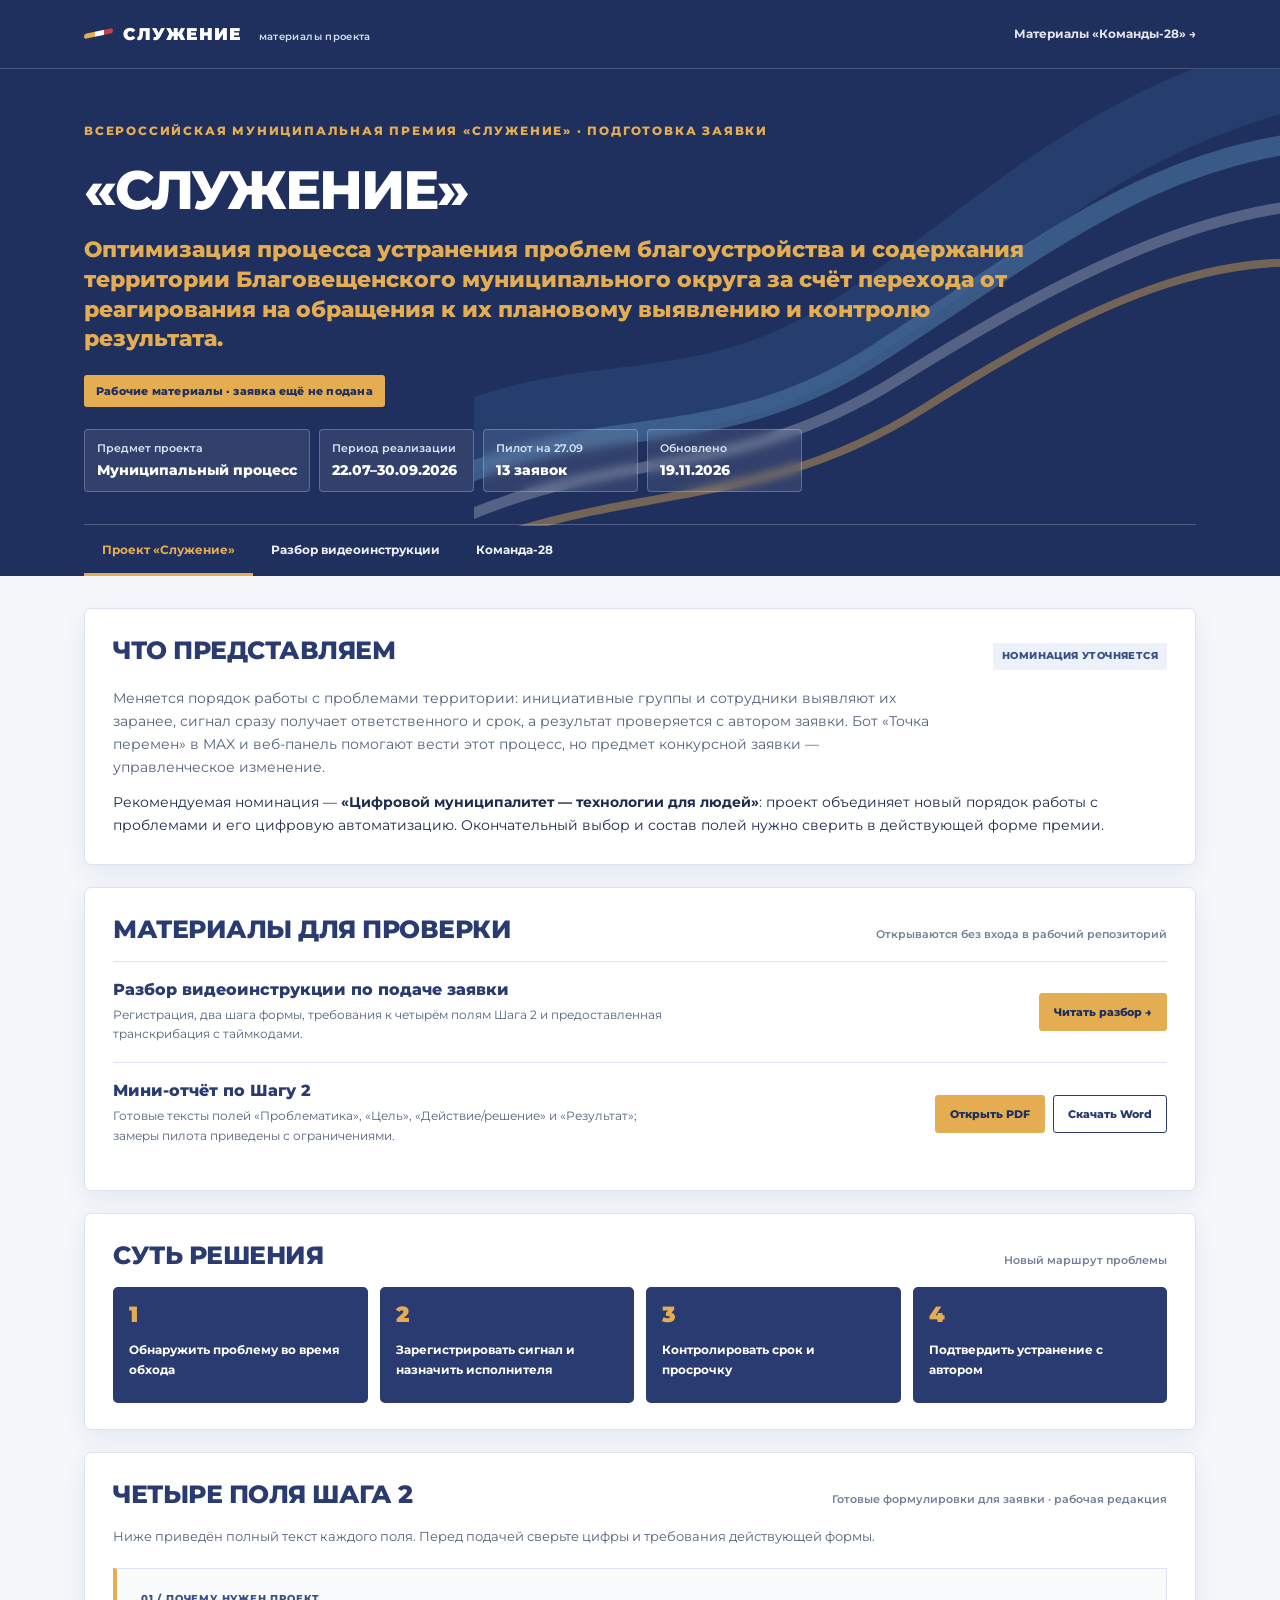
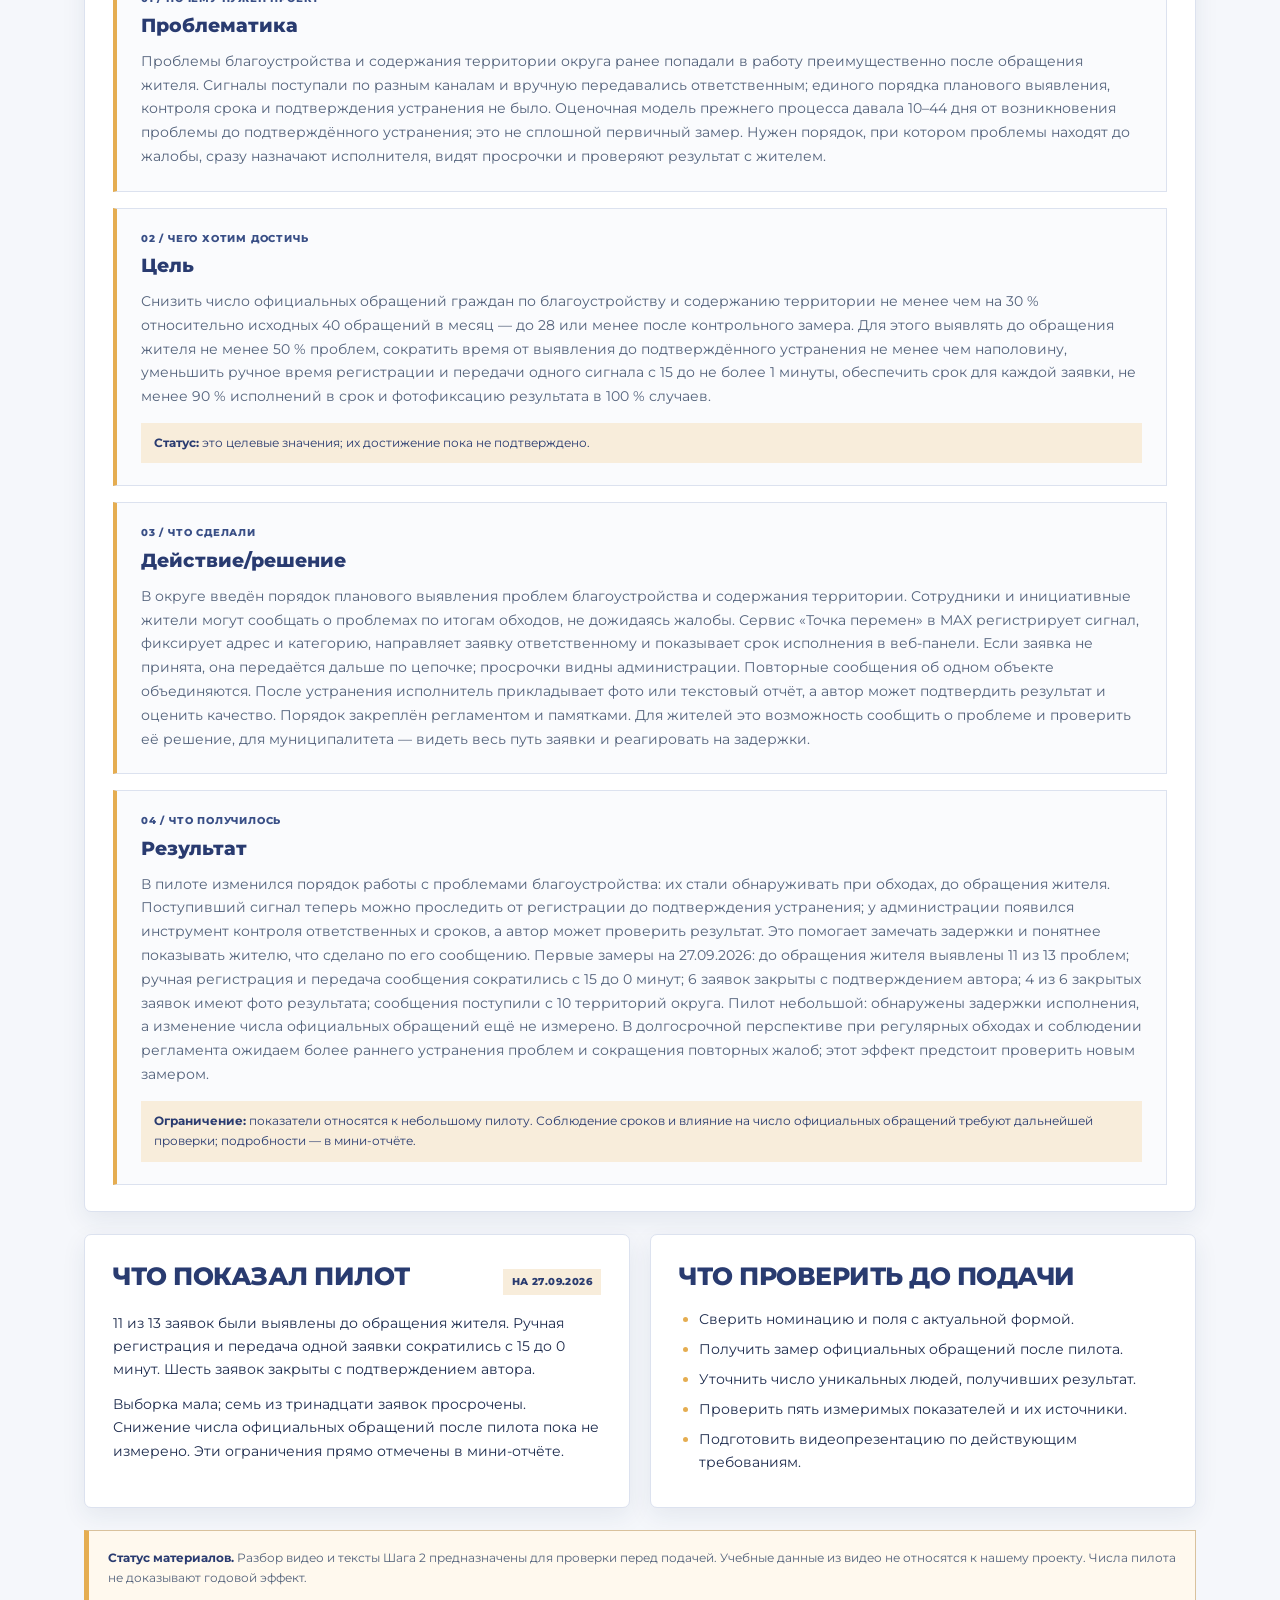
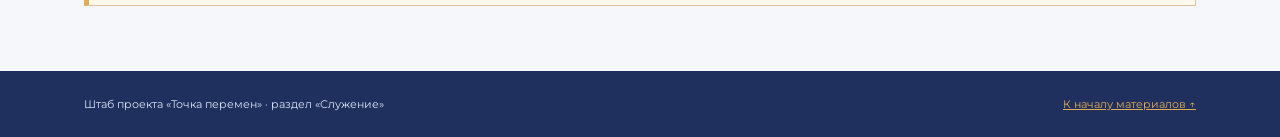
<file: index.html>
<!doctype html>
<html lang="ru">
<head>
<meta charset="utf-8">
<meta name="viewport" content="width=device-width, initial-scale=1">
<meta name="description" content="Подготовка проекта «Точка перемен» к премии «Служение»: материалы заявки, разбор видеоинструкции, мини-отчёт и подтверждённые результаты пилота.">
<meta name="color-scheme" content="light dark">
<title>Проект «Служение» · Штаб «Точки перемен»</title>
<link rel="stylesheet" href="служение.css?v=36ab89a">
<script>
// Старые адреса разделов «Команды-28» остаются доступны после смены главной.
(function(){var ids=["additional-handouts", "defense", "defense-archive", "defense-current", "defense-current-title", "defense-title", "docs", "effective-region", "er-title", "final-answers", "final-registration", "final-rehearsal-7min", "leftClose", "leftSubmit", "m1", "m2", "m3", "m4", "m5", "m6", "m7", "m8", "m9", "primary-handouts", "primary-handouts-title", "q1", "q10", "q11", "q12", "q1b", "q2", "q3", "q4", "q5", "q6", "q7", "q8", "q9", "stages", "track", "w1", "w2", "w3", "w4", "w5", "w6", "w7"];var id;try{id=decodeURIComponent(location.hash.slice(1));}catch(e){return;}if(ids.indexOf(id)!==-1){location.replace('команда-28.html'+location.search+location.hash);}})();
</script>
<link rel="icon" type="image/svg+xml" href="data:image/svg+xml,%3Csvg%20xmlns%3D%22http%3A%2F%2Fwww.w3.org%2F2000%2Fsvg%22%20viewBox%3D%220%200%2064%2064%22%3E%3Crect%20width%3D%2264%22%20height%3D%2264%22%20rx%3D%2214%22%20fill%3D%22%232D5D7C%22%2F%3E%3Cpath%20d%3D%22M32%208c-11%200-20%209-20%2020%200%2014%2020%2029%2020%2029s20-15%2020-29C52%2017%2043%208%2032%208Z%22%20fill%3D%22%2363BC90%22%2F%3E%3Cpath%20d%3D%22m22%2028%207%207%2014-15%22%20fill%3D%22none%22%20stroke%3D%22%23fff%22%20stroke-width%3D%226%22%20stroke-linecap%3D%22round%22%20stroke-linejoin%3D%22round%22%2F%3E%3C%2Fsvg%3E">
</head>
<body>
<header class="top"><div class="container"><a class="brand" href="./">Служение <small>материалы проекта</small></a><a class="back" href="команда-28.html">Материалы «Команды-28» →</a></div></header>
<div class="hero"><div class="container">
  <div class="hero-panel">
    <div class="eyebrow">Всероссийская муниципальная премия «Служение» · подготовка заявки</div>
    <h1>«Служение»</h1>
    <p class="project-heading">Оптимизация процесса устранения проблем благоустройства и содержания территории Благовещенского муниципального округа за счёт перехода от реагирования на обращения к их плановому выявлению и контролю результата.</p>
    <span class="status">Рабочие материалы · заявка ещё не подана</span>
    <div class="facts" aria-label="Ключевые сведения"><span class="fact">Предмет проекта<strong>Муниципальный процесс</strong></span><span class="fact">Период реализации<strong>22.07–30.09.2026</strong></span><span class="fact">Пилот на 27.09<strong>13 заявок</strong></span><span class="fact">Обновлено<strong>19.11.2026</strong></span></div>
  </div>
  <nav class="tabs" aria-label="Проекты и материалы штаба"><a href="./" aria-current="page">Проект «Служение»</a><a href="служение-разбор-видео.html">Разбор видеоинструкции</a><a href="команда-28.html">Команда-28</a></nav>
</div></div>
<main class="container page">
  <section class="panel" id="about"><div class="head"><h2>Что представляем</h2><span class="badge work">Номинация уточняется</span></div>
    <p class="lead">Меняется порядок работы с проблемами территории: инициативные группы и сотрудники выявляют их заранее, сигнал сразу получает ответственного и срок, а результат проверяется с автором заявки. Бот «Точка перемен» в MAX и веб-панель помогают вести этот процесс, но предмет конкурсной заявки — управленческое изменение.</p>
    <p>Рекомендуемая номинация — <strong>«Цифровой муниципалитет — технологии для людей»</strong>: проект объединяет новый порядок работы с проблемами и его цифровую автоматизацию. Окончательный выбор и состав полей нужно сверить в действующей форме премии.</p>
  </section>
  <section class="panel" id="materials"><div class="head"><h2>Материалы для проверки</h2><small>Открываются без входа в рабочий репозиторий</small></div>
    <div class="resource"><div><h3>Разбор видеоинструкции по подаче заявки</h3><p>Регистрация, два шага формы, требования к четырём полям Шага 2 и предоставленная транскрибация с таймкодами.</p></div><div class="buttons"><a class="button" href="служение-разбор-видео.html">Читать разбор →</a></div></div>
    <div class="resource"><div><h3>Мини-отчёт по Шагу 2</h3><p>Готовые тексты полей «Проблематика», «Цель», «Действие/решение» и «Результат»; замеры пилота приведены с ограничениями.</p></div><div class="buttons"><a class="button" href="файлы/sluzhenie-shag-2-mini-otchet.pdf?v=20261120-time">Открыть PDF</a><a class="button secondary" href="файлы/sluzhenie-shag-2-mini-otchet.docx?v=20261120-time">Скачать Word</a></div></div>
  </section>
  <section class="panel" id="process"><div class="head"><h2>Суть решения</h2><small>Новый маршрут проблемы</small></div>
    <ol class="flow"><li data-step="1">Обнаружить проблему во время обхода</li><li data-step="2">Зарегистрировать сигнал и назначить исполнителя</li><li data-step="3">Контролировать срок и просрочку</li><li data-step="4">Подтвердить устранение с автором</li></ol>
  </section>
  <section class="panel" id="step-two"><div class="head"><h2>Четыре поля Шага 2</h2><small>Готовые формулировки для заявки · рабочая редакция</small></div>
    <p class="field-intro">Ниже приведён полный текст каждого поля. Перед подачей сверьте цифры и требования действующей формы.</p>
    <div class="field-list">
      <article class="field-card" id="step-two-problem">
        <div class="num">01 / ПОЧЕМУ НУЖЕН ПРОЕКТ</div><h3>Проблематика</h3>
        <p>Проблемы благоустройства и содержания территории округа ранее попадали в работу преимущественно после обращения жителя. Сигналы поступали по разным каналам и вручную передавались ответственным; единого порядка планового выявления, контроля срока и подтверждения устранения не было. Оценочная модель прежнего процесса давала 10–44 дня от возникновения проблемы до подтверждённого устранения; это не сплошной первичный замер. Нужен порядок, при котором проблемы находят до жалобы, сразу назначают исполнителя, видят просрочки и проверяют результат с жителем.</p>
      </article>
      <article class="field-card" id="step-two-goal">
        <div class="num">02 / ЧЕГО ХОТИМ ДОСТИЧЬ</div><h3>Цель</h3>
        <p>Снизить число официальных обращений граждан по благоустройству и содержанию территории не менее чем на 30 % относительно исходных 40 обращений в месяц — до 28 или менее после контрольного замера. Для этого выявлять до обращения жителя не менее 50 % проблем, сократить время от выявления до подтверждённого устранения не менее чем наполовину, уменьшить ручное время регистрации и передачи одного сигнала с 15 до не более 1 минуты, обеспечить срок для каждой заявки, не менее 90 % исполнений в срок и фотофиксацию результата в 100 % случаев.</p>
        <p class="field-note"><strong>Статус:</strong> это целевые значения; их достижение пока не подтверждено.</p>
      </article>
      <article class="field-card" id="step-two-action">
        <div class="num">03 / ЧТО СДЕЛАЛИ</div><h3>Действие/решение</h3>
        <p>В округе введён порядок планового выявления проблем благоустройства и содержания территории. Сотрудники и инициативные жители могут сообщать о проблемах по итогам обходов, не дожидаясь жалобы. Сервис «Точка перемен» в MAX регистрирует сигнал, фиксирует адрес и категорию, направляет заявку ответственному и показывает срок исполнения в веб-панели. Если заявка не принята, она передаётся дальше по цепочке; просрочки видны администрации. Повторные сообщения об одном объекте объединяются. После устранения исполнитель прикладывает фото или текстовый отчёт, а автор может подтвердить результат и оценить качество. Порядок закреплён регламентом и памятками. Для жителей это возможность сообщить о проблеме и проверить её решение, для муниципалитета — видеть весь путь заявки и реагировать на задержки.</p>
      </article>
      <article class="field-card" id="step-two-result">
        <div class="num">04 / ЧТО ПОЛУЧИЛОСЬ</div><h3>Результат</h3>
        <p>В пилоте изменился порядок работы с проблемами благоустройства: их стали обнаруживать при обходах, до обращения жителя. Поступивший сигнал теперь можно проследить от регистрации до подтверждения устранения; у администрации появился инструмент контроля ответственных и сроков, а автор может проверить результат. Это помогает замечать задержки и понятнее показывать жителю, что сделано по его сообщению. Первые замеры на 27.09.2026: до обращения жителя выявлены 11 из 13 проблем; ручная регистрация и передача сообщения сократились с 15 до 0 минут; 6 заявок закрыты с подтверждением автора; 4 из 6 закрытых заявок имеют фото результата; сообщения поступили с 10 территорий округа. Пилот небольшой: обнаружены задержки исполнения, а изменение числа официальных обращений ещё не измерено. В долгосрочной перспективе при регулярных обходах и соблюдении регламента ожидаем более раннего устранения проблем и сокращения повторных жалоб; этот эффект предстоит проверить новым замером.</p>
        <p class="field-note"><strong>Ограничение:</strong> показатели относятся к небольшому пилоту. Соблюдение сроков и влияние на число официальных обращений требуют дальнейшей проверки; подробности — в мини-отчёте.</p>
      </article>
    </div>
  </section>
  <div class="cols"><section class="panel" id="pilot"><div class="head"><h2>Что показал пилот</h2><span class="badge">На 27.09.2026</span></div><p>11 из 13 заявок были выявлены до обращения жителя. Ручная регистрация и передача одной заявки сократились с 15 до 0 минут. Шесть заявок закрыты с подтверждением автора.</p><p>Выборка мала; семь из тринадцати заявок просрочены. Снижение числа официальных обращений после пилота пока не измерено. Эти ограничения прямо отмечены в мини-отчёте.</p></section>
  <section class="panel" id="next"><div class="head"><h2>Что проверить до подачи</h2></div><ul class="checklist"><li>Сверить номинацию и поля с актуальной формой.</li><li>Получить замер официальных обращений после пилота.</li><li>Уточнить число уникальных людей, получивших результат.</li><li>Проверить пять измеримых показателей и их источники.</li><li>Подготовить видеопрезентацию по действующим требованиям.</li></ul></section></div>
  <aside class="note"><strong>Статус материалов.</strong> Разбор видео и тексты Шага 2 предназначены для проверки перед подачей. Учебные данные из видео не относятся к нашему проекту. Числа пилота не доказывают годовой эффект.</aside>
</main>
<footer class="footer"><div class="container"><span>Штаб проекта «Точка перемен» · раздел «Служение»</span><a href="#about">К началу материалов ↑</a></div></footer>
</body>
</html>
</file>
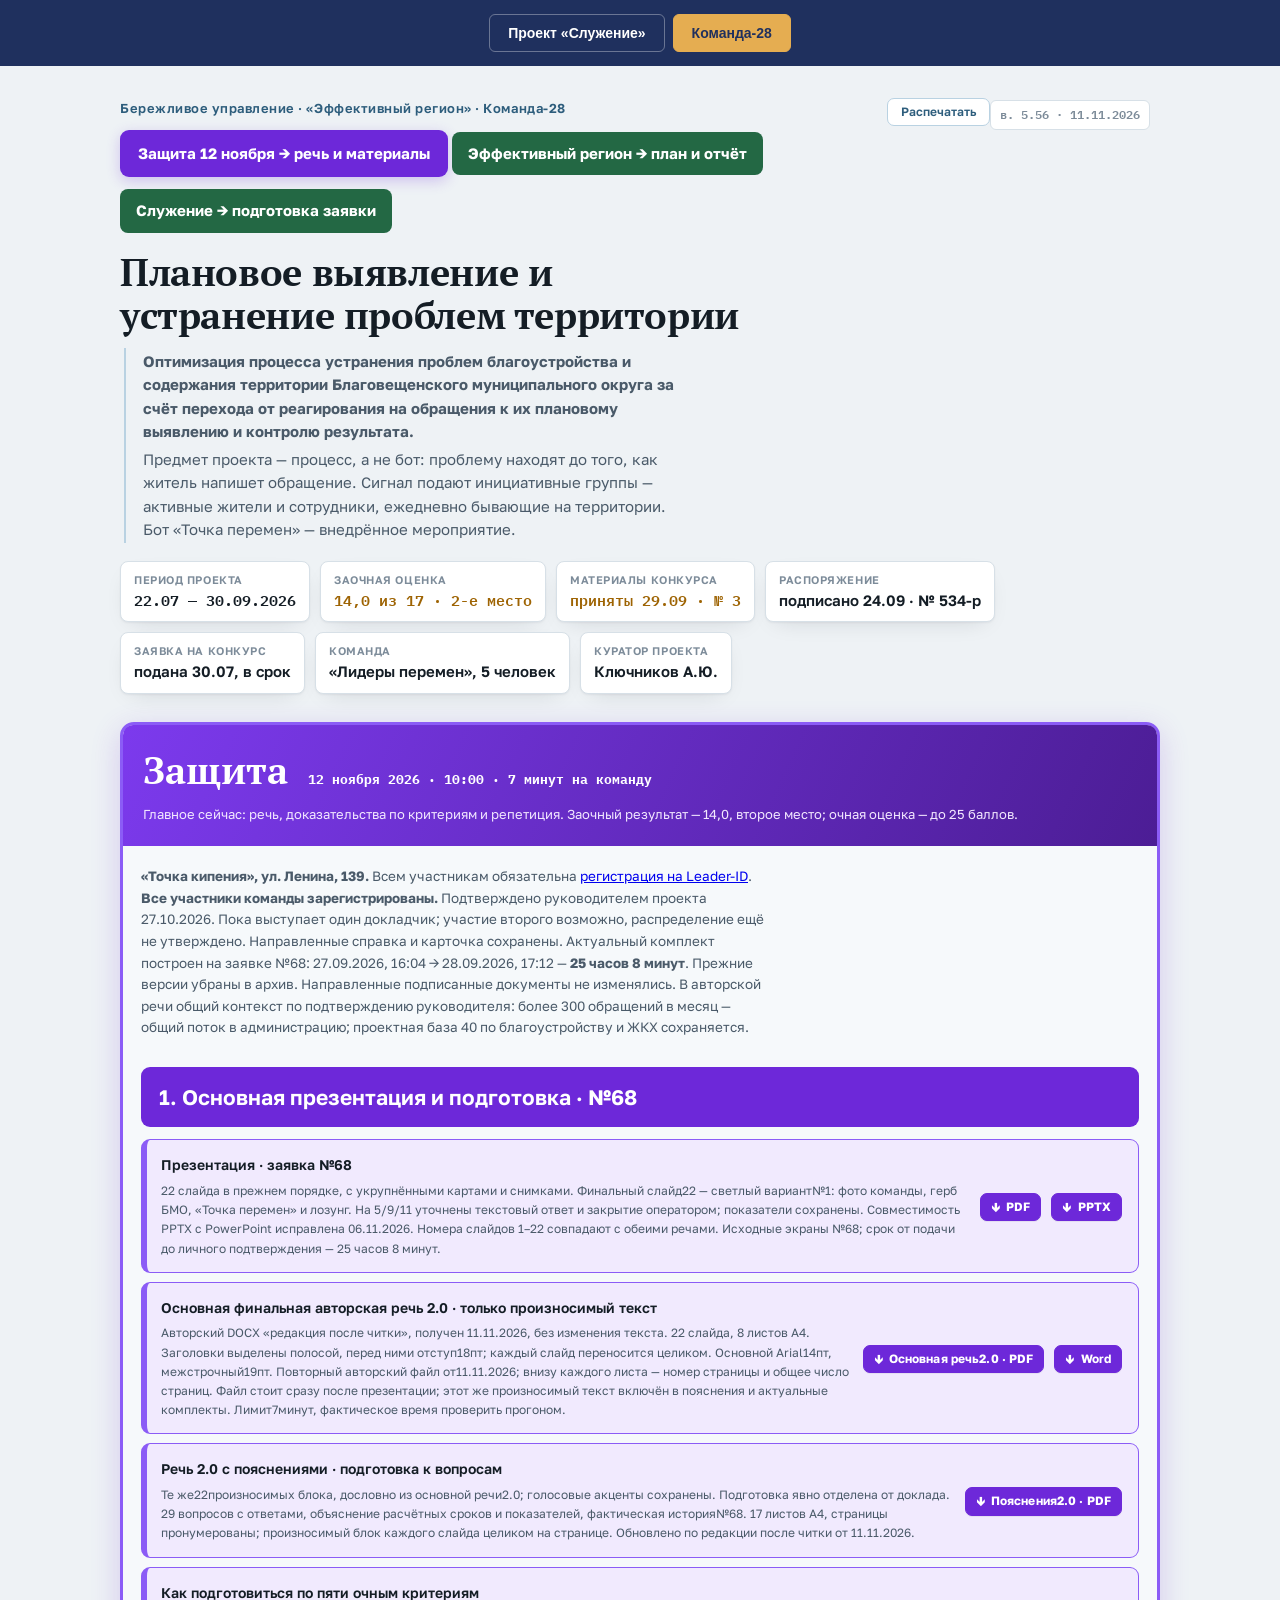
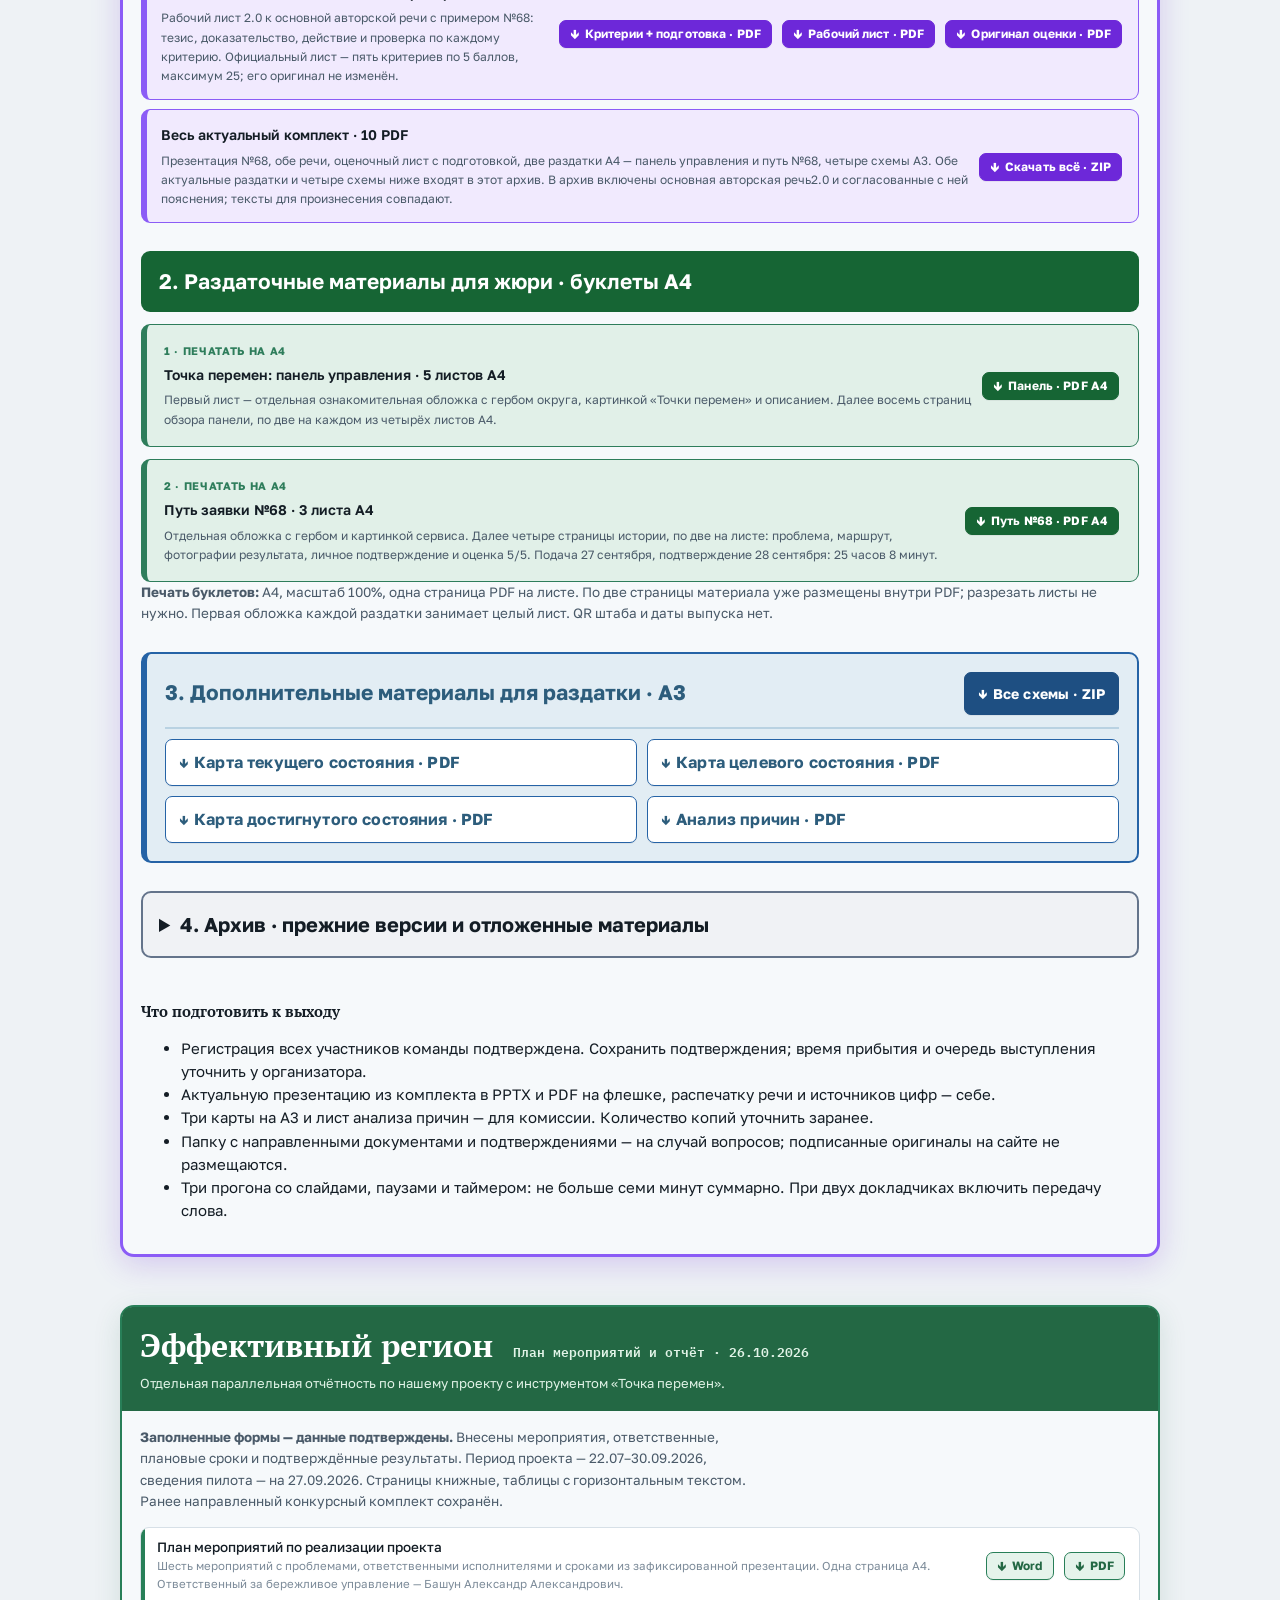
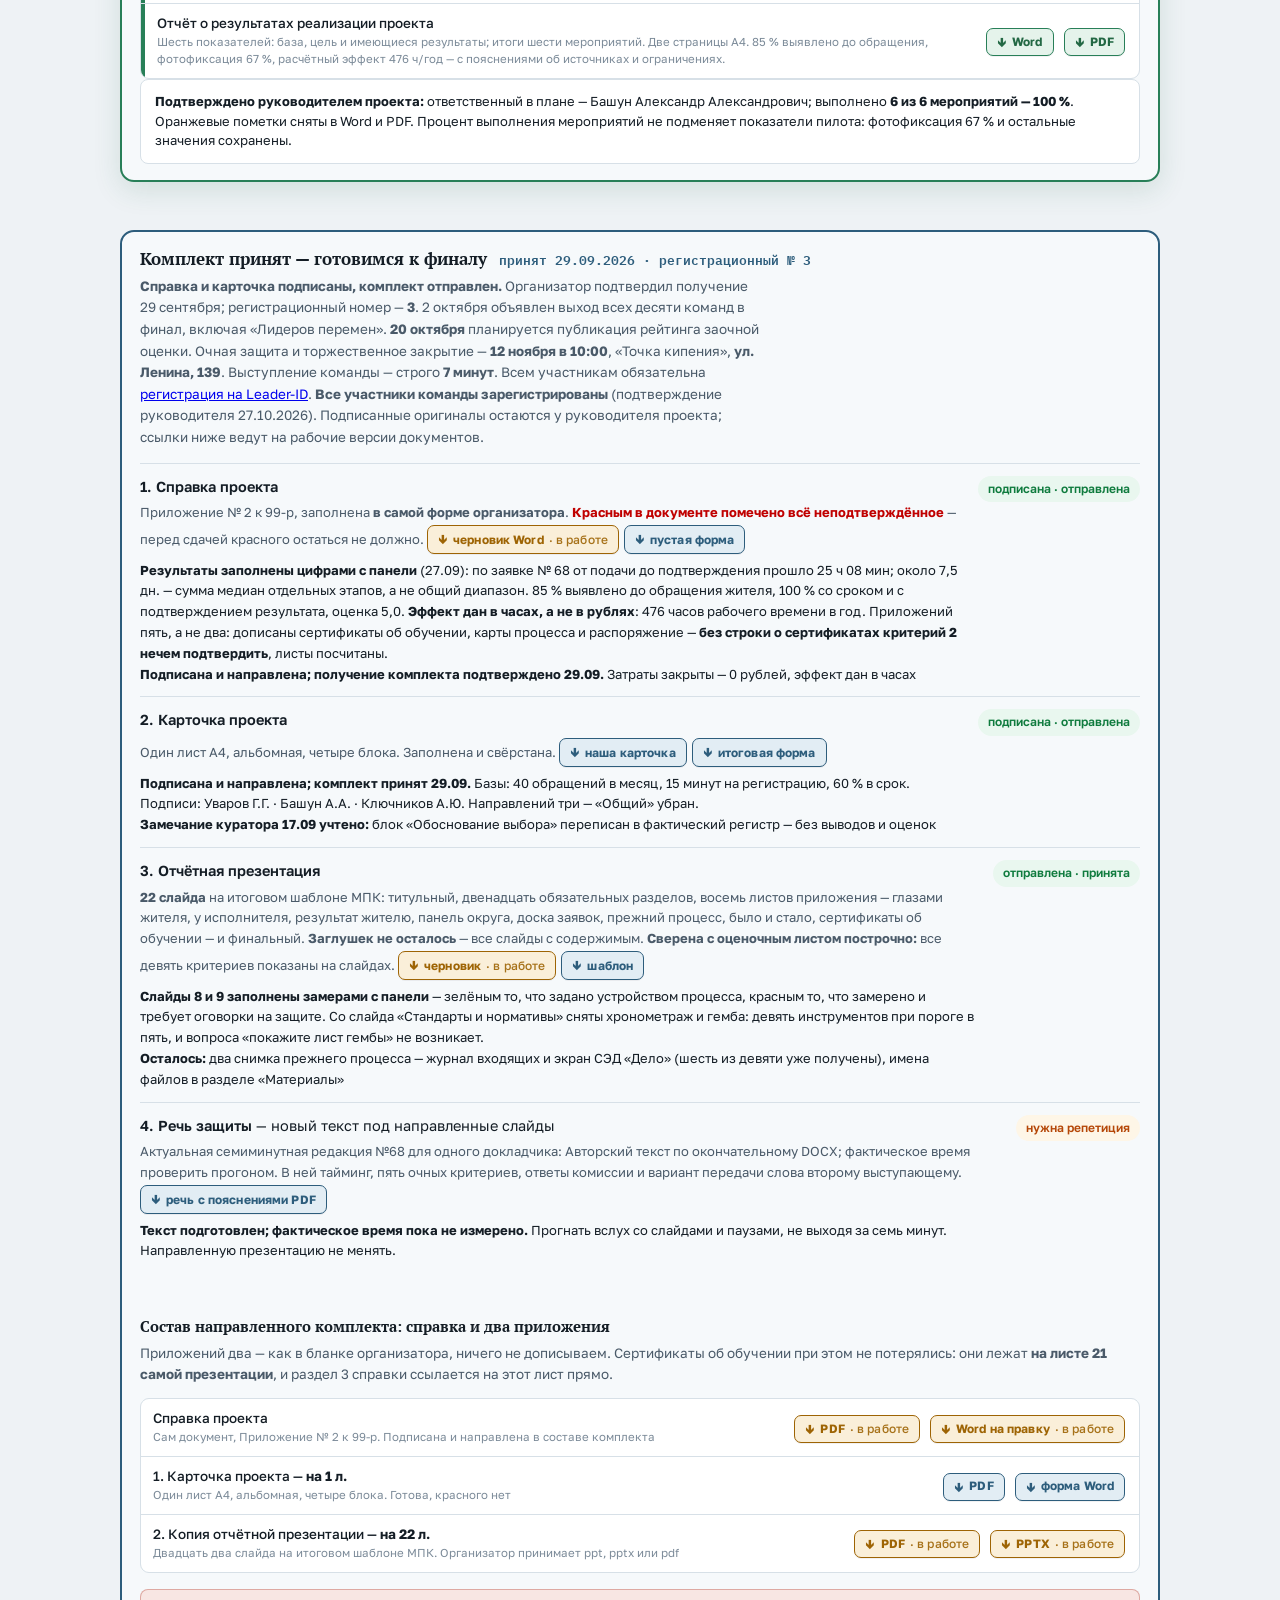
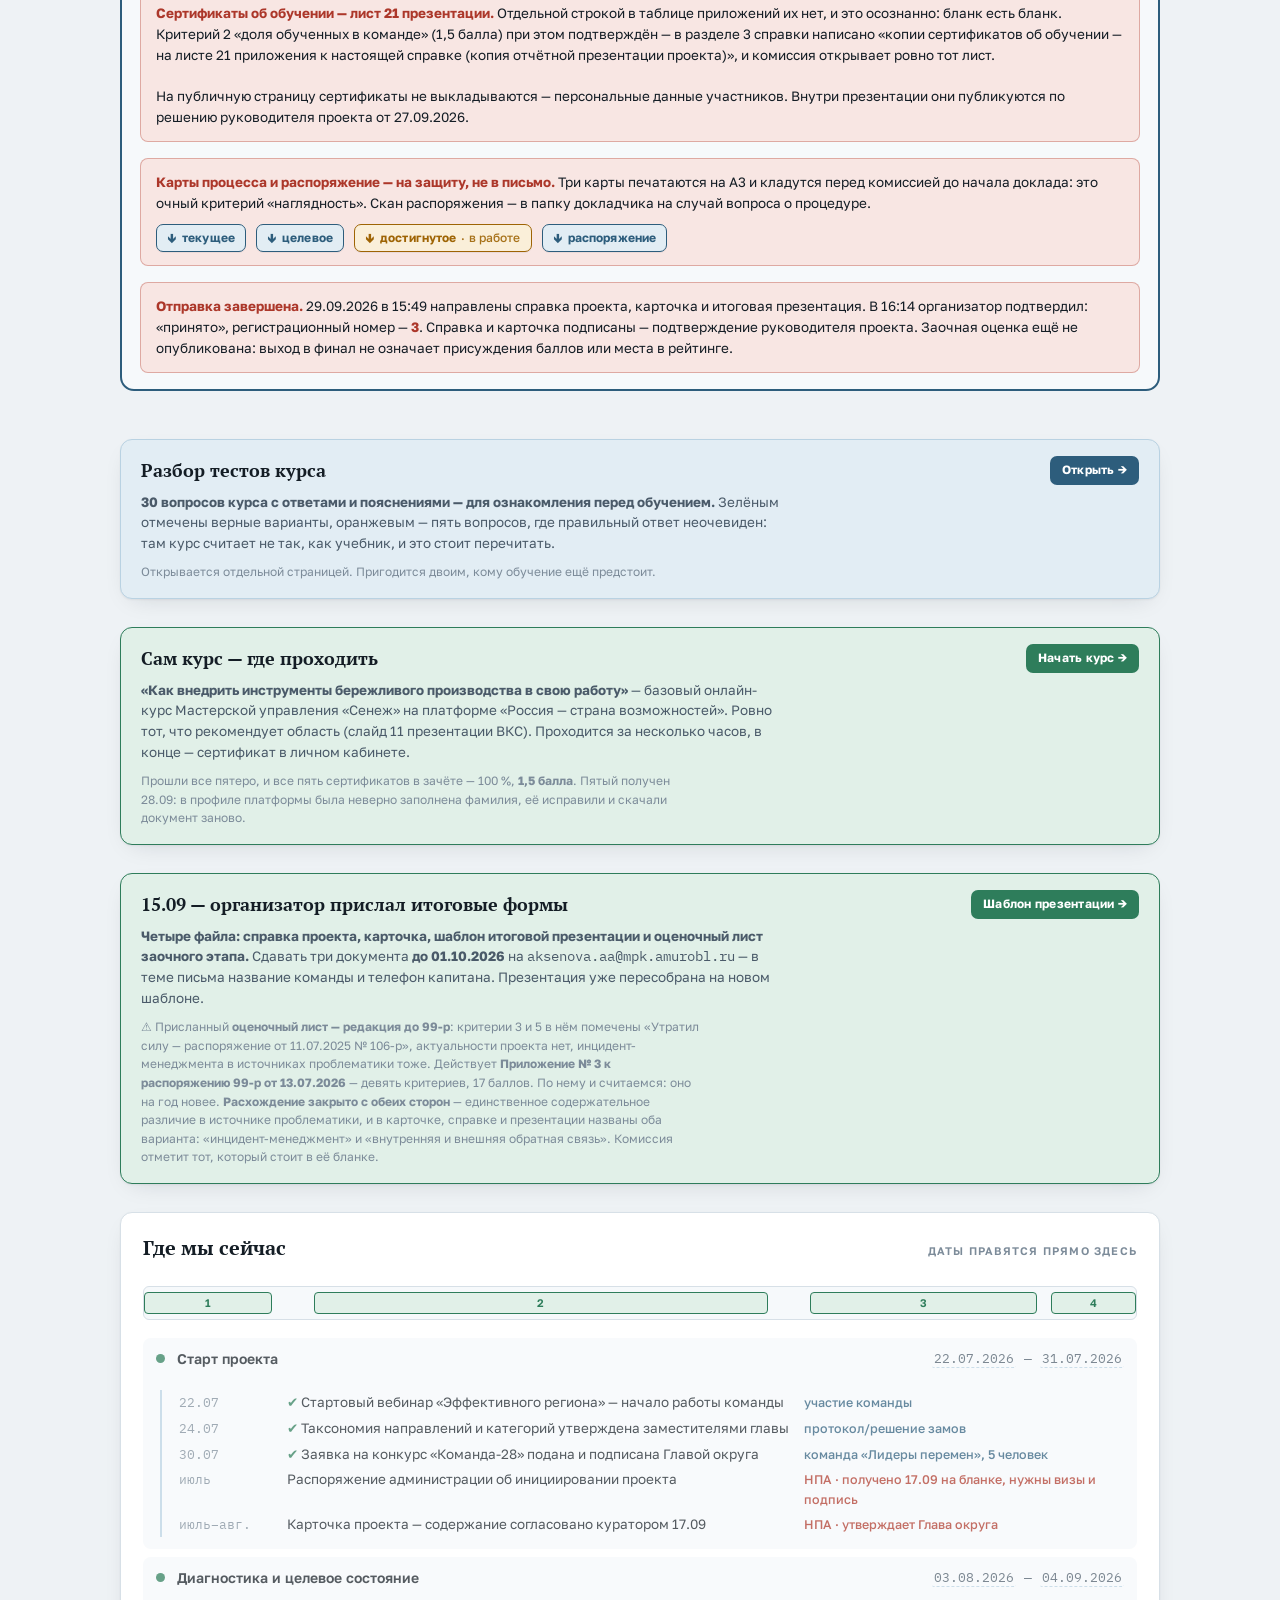
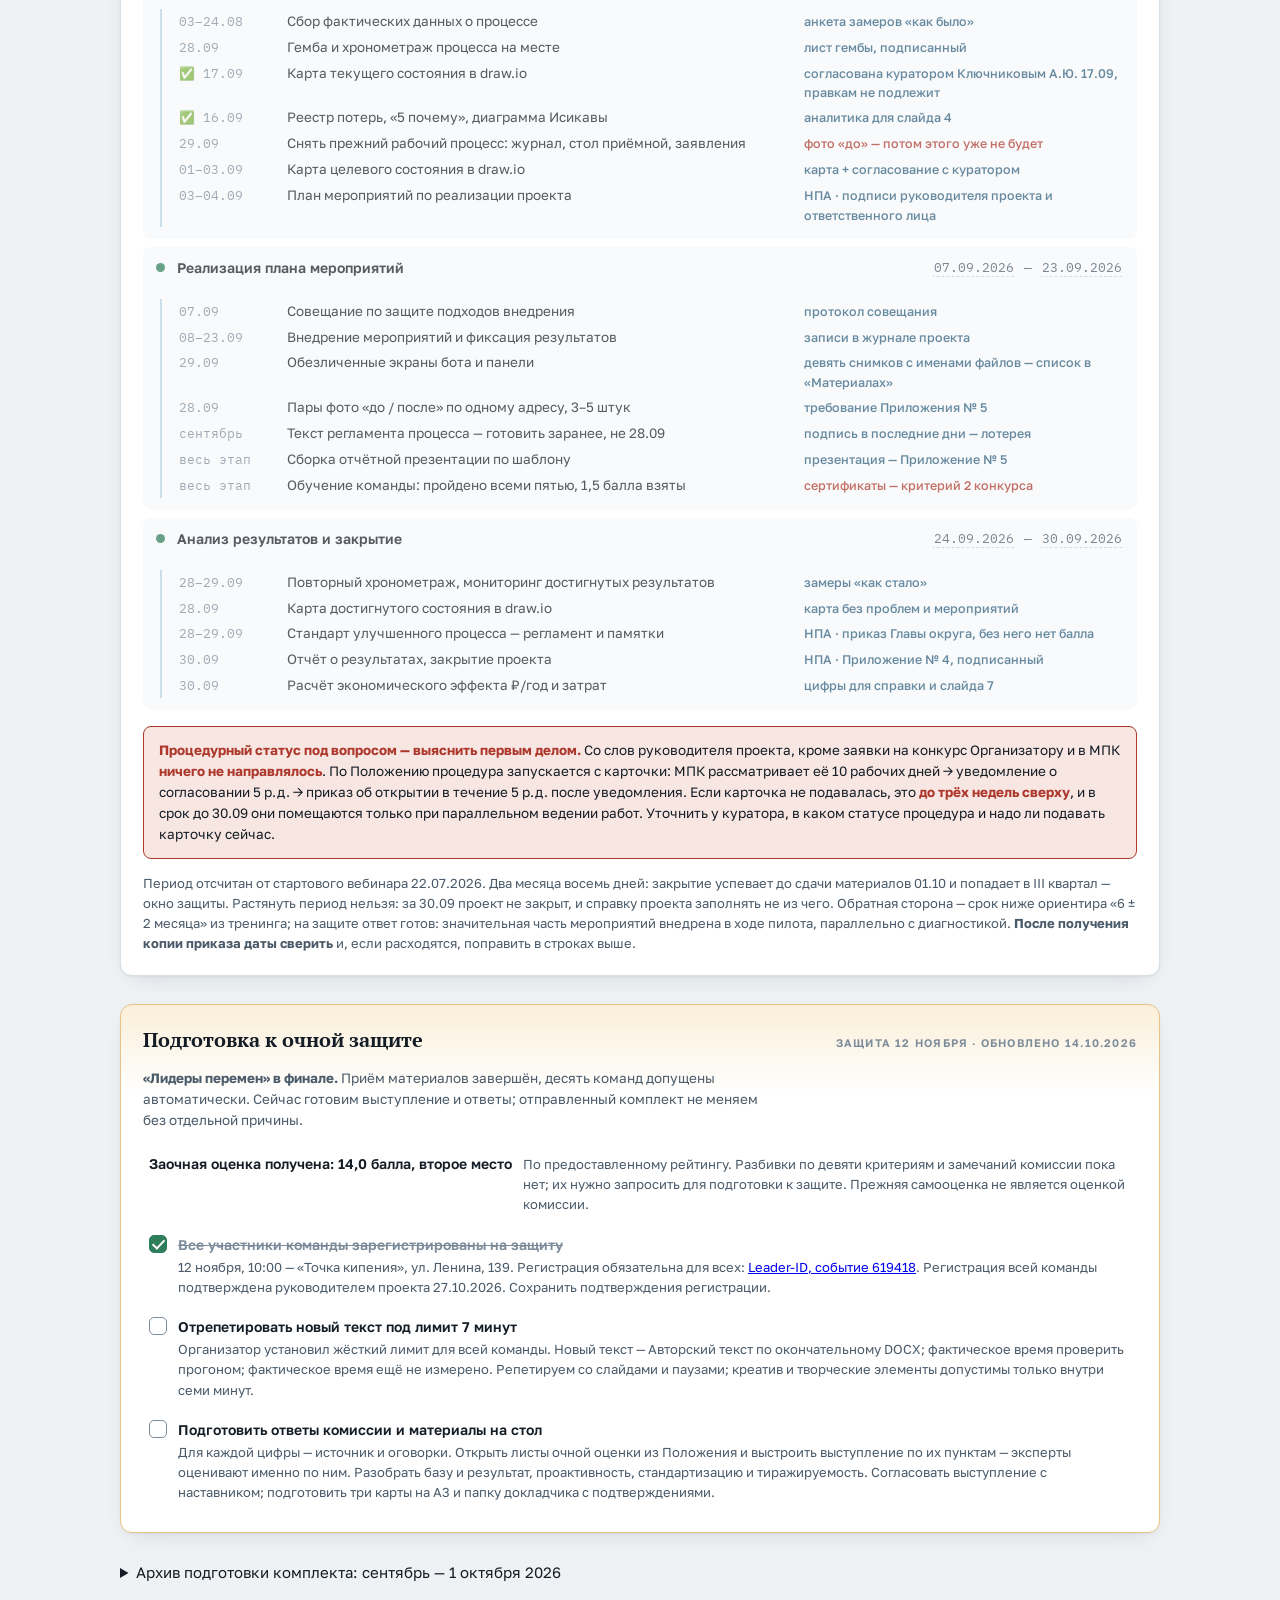
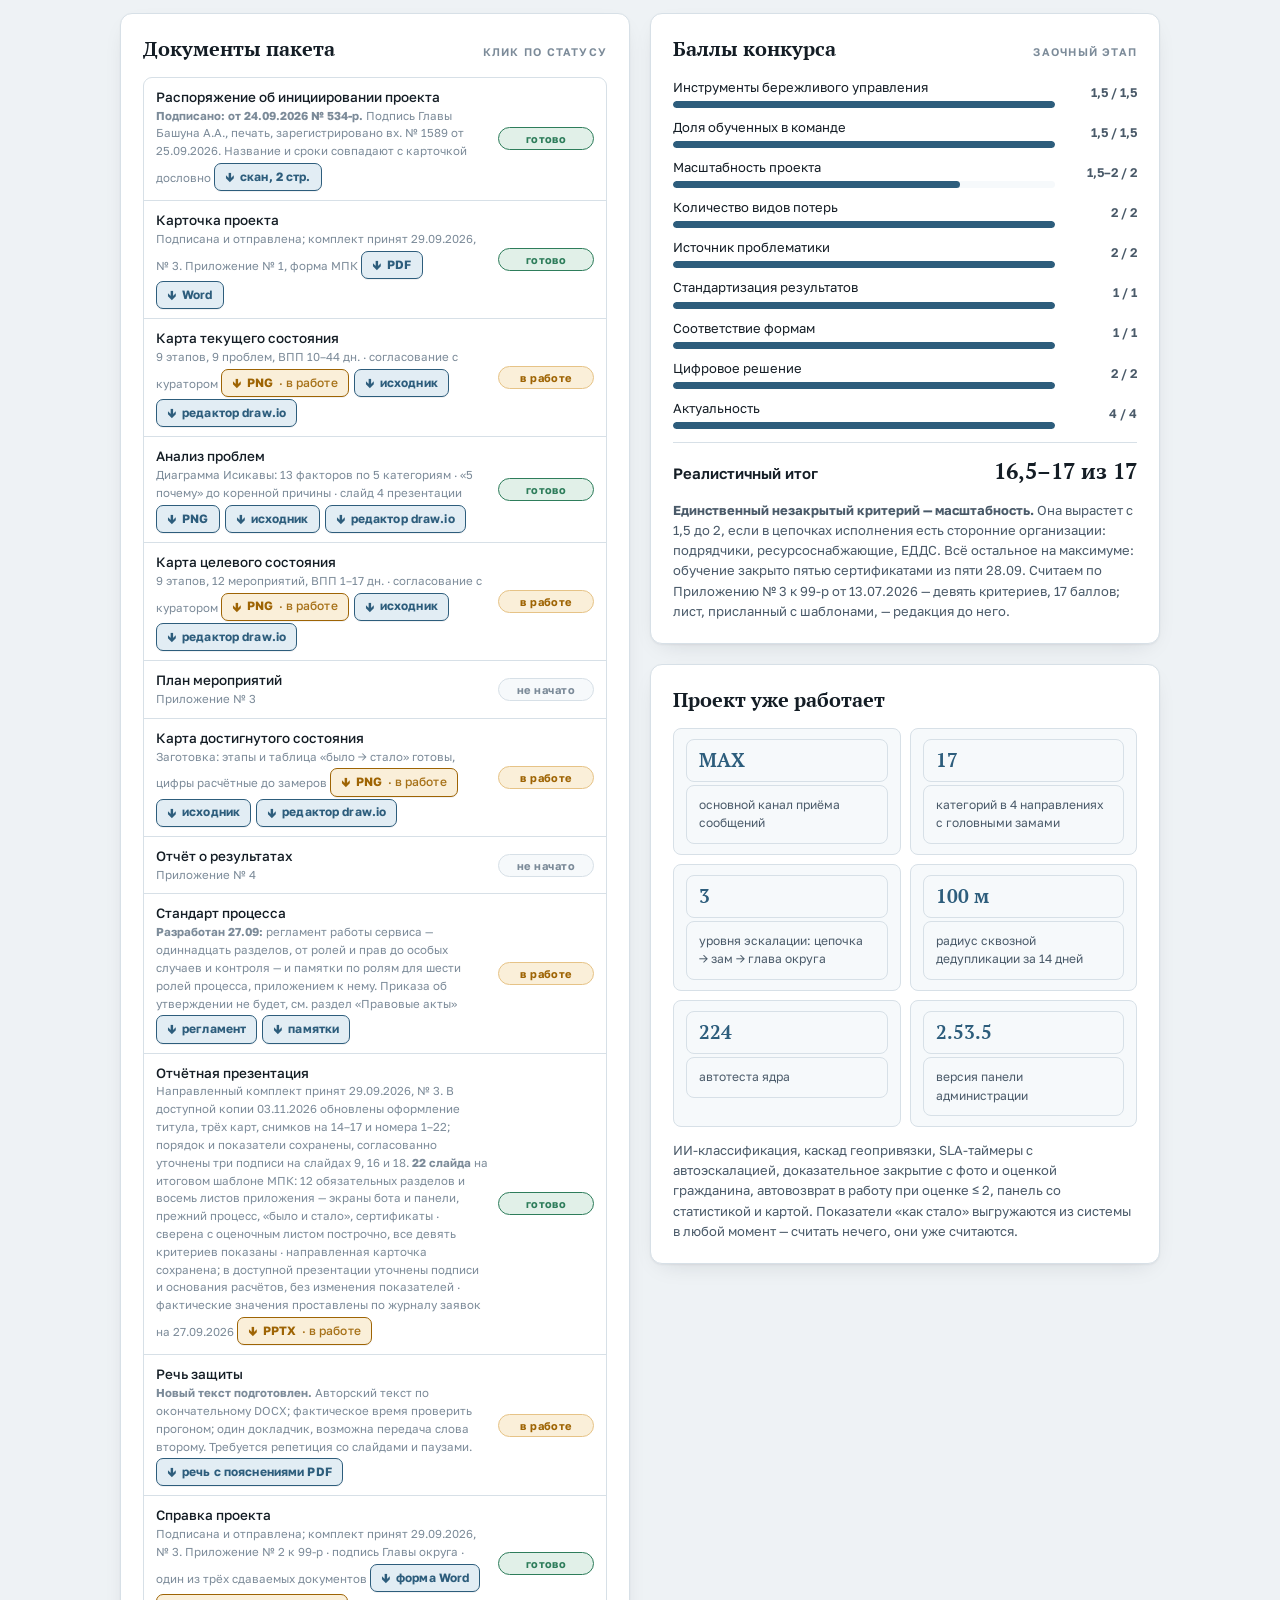
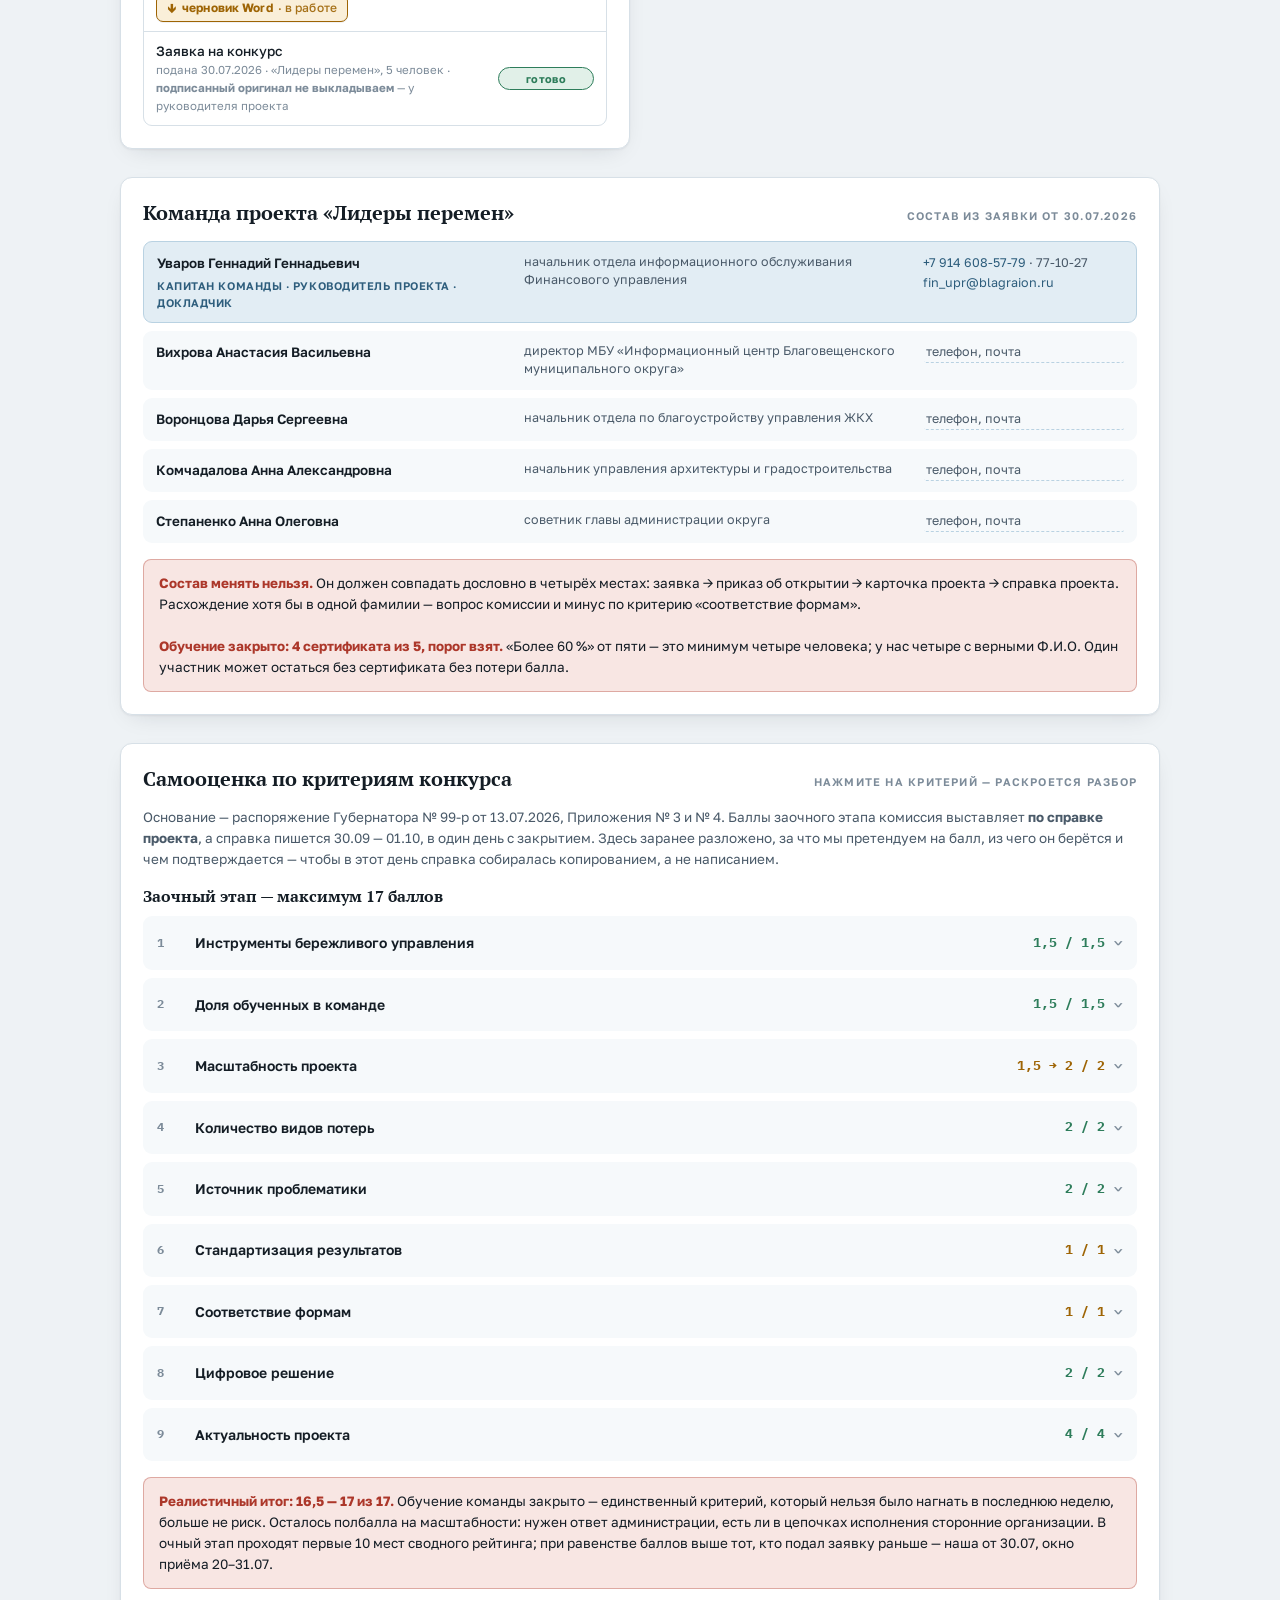
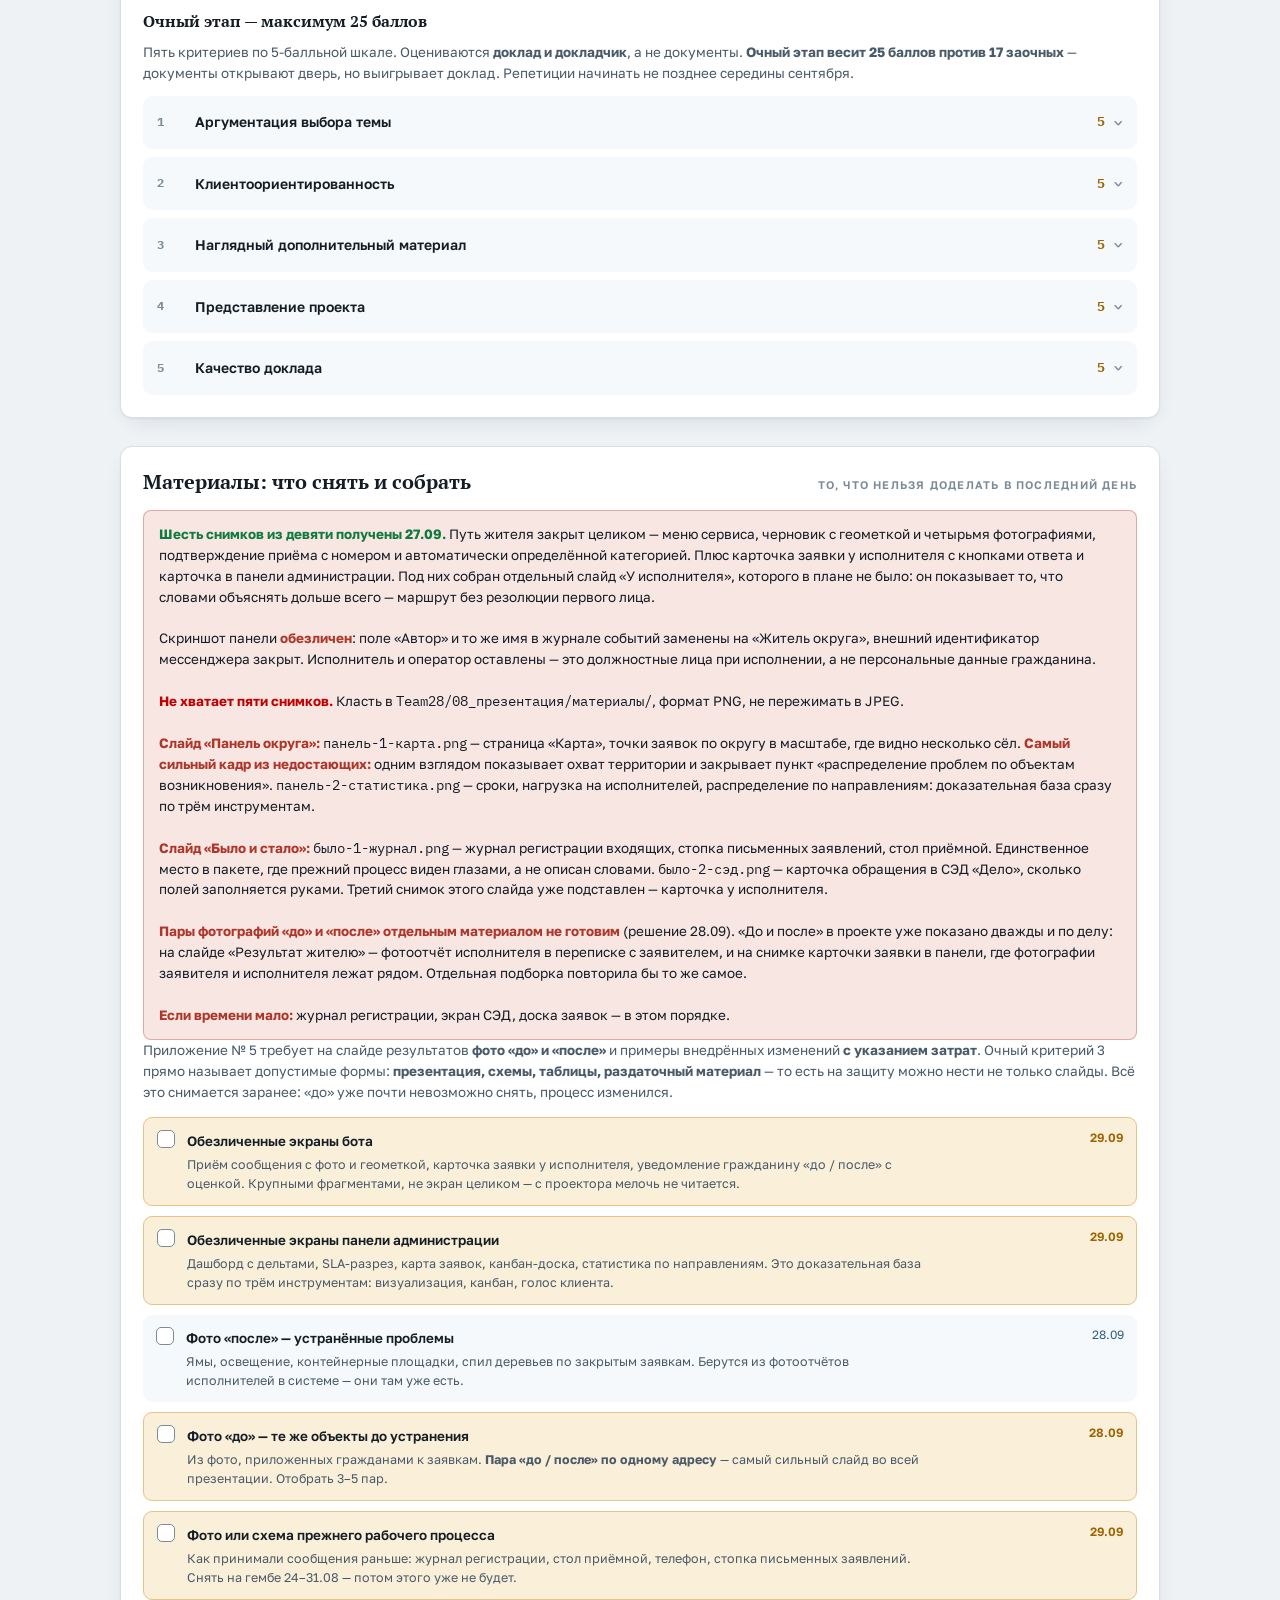
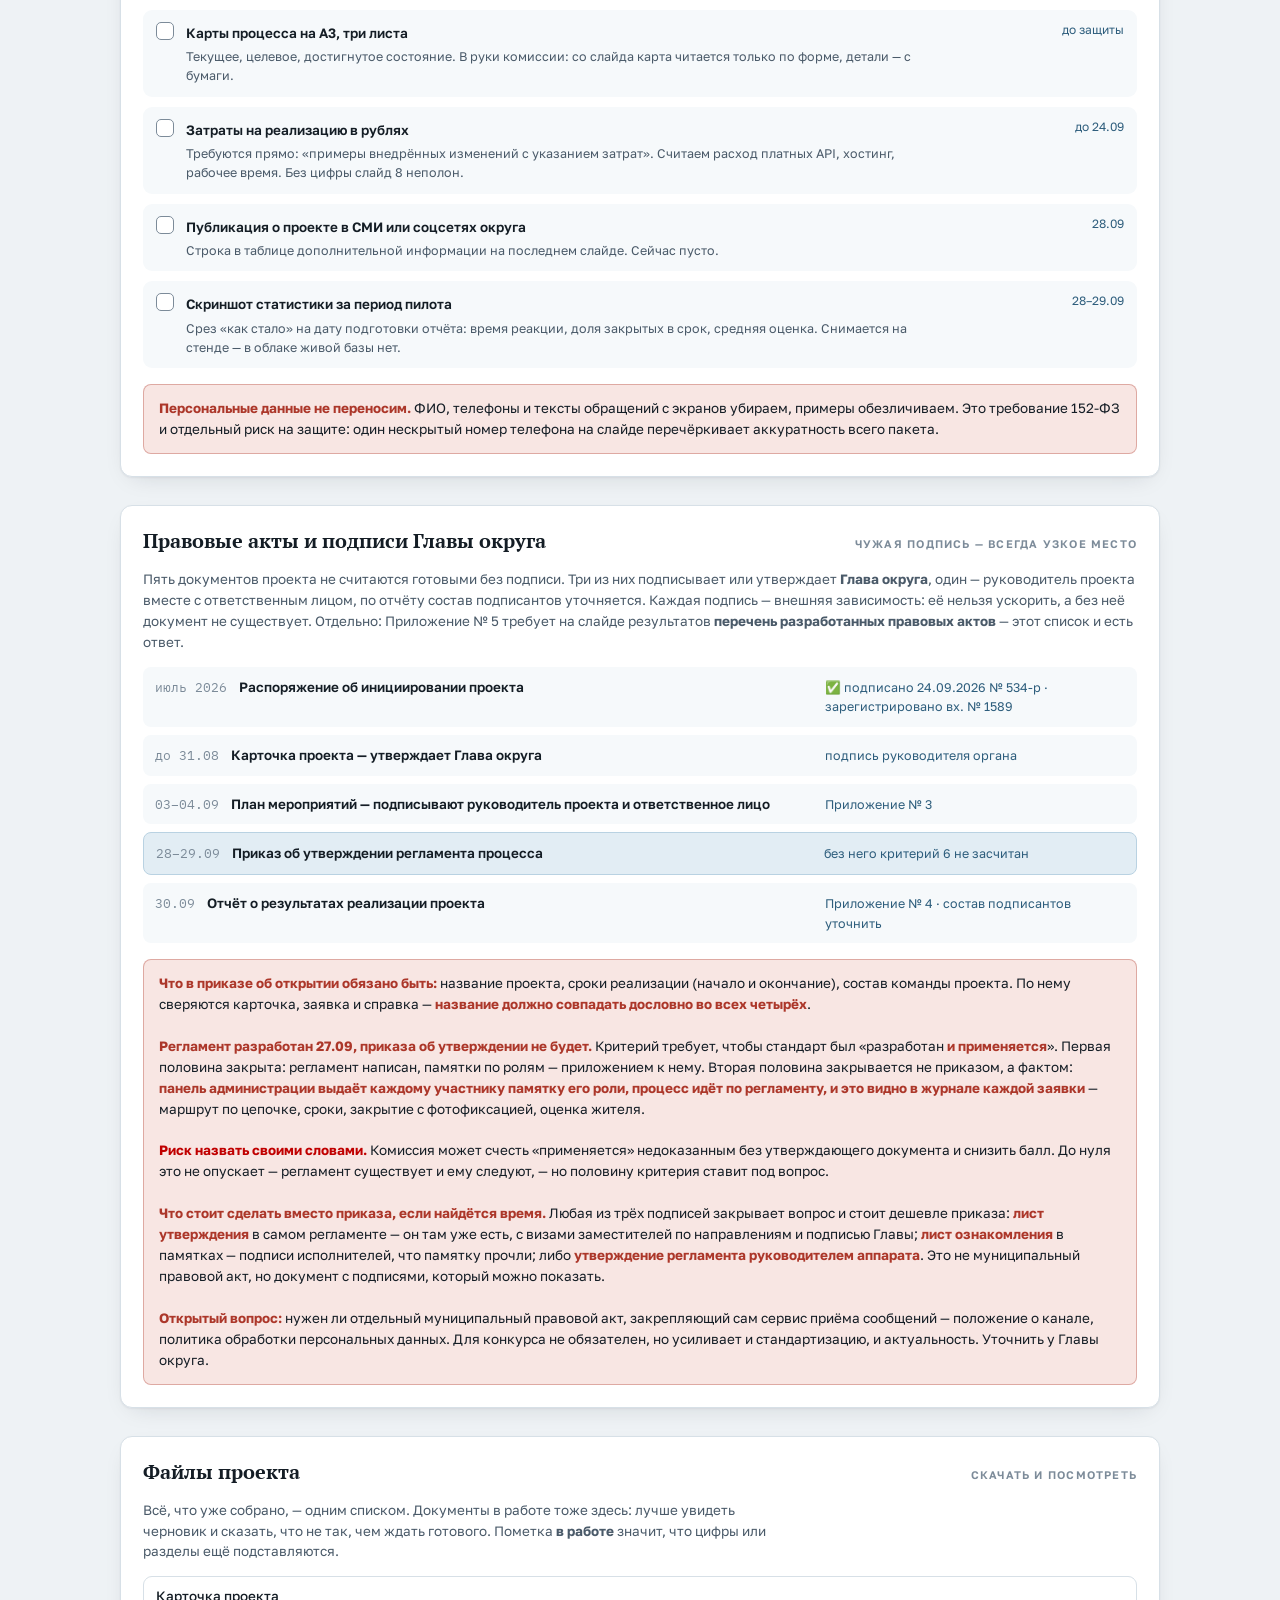
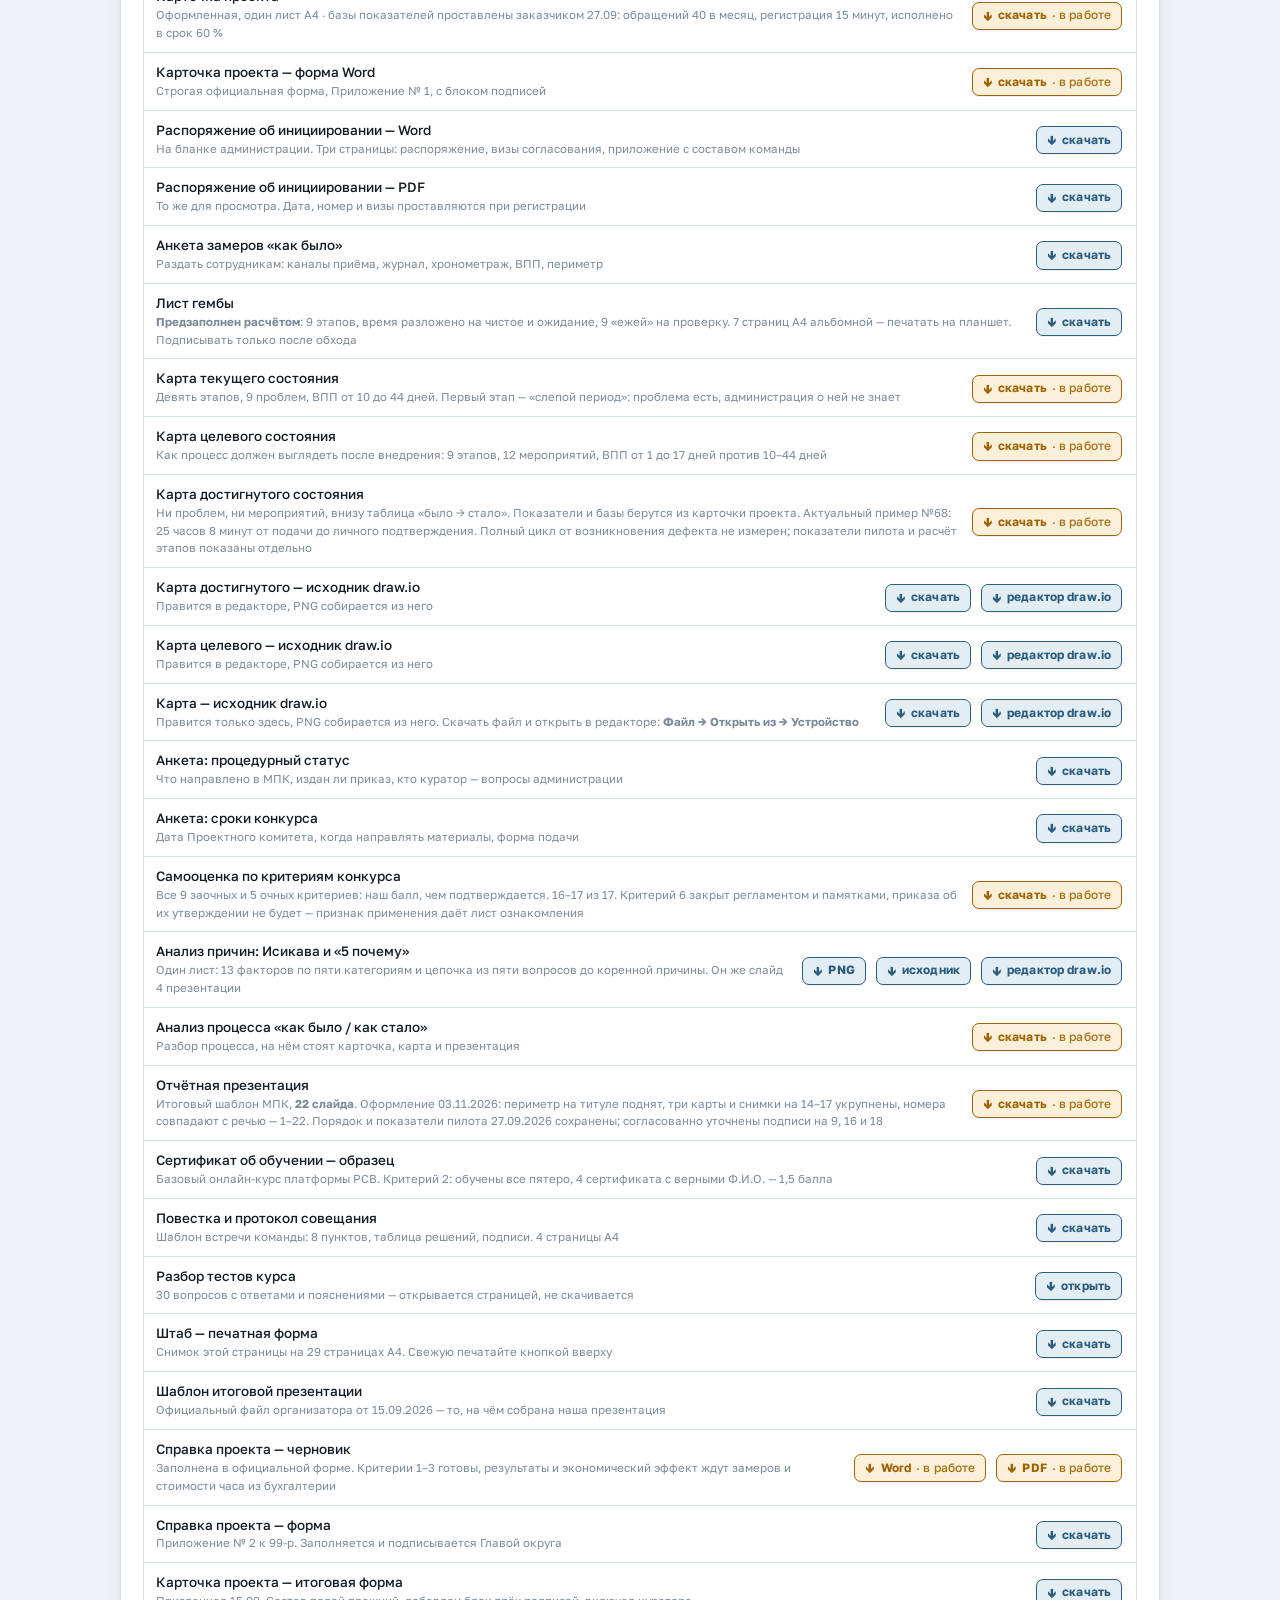
<file: команда-28.html>
<!doctype html>
<html lang="ru">
<head>
<meta charset="utf-8">
<meta name="viewport" content="width=device-width, initial-scale=1">
<meta name="description" content="Ход подготовки проекта бережливого управления Благовещенского муниципального округа к защите и конкурсу «Команда-28»: этапы, сроки, документы, баллы.">
<meta name="color-scheme" content="light dark">
<title>Штаб «Точки перемен»</title>
<link rel="icon" type="image/svg+xml" href="data:image/svg+xml,%3Csvg%20xmlns%3D%22http%3A%2F%2Fwww.w3.org%2F2000%2Fsvg%22%20viewBox%3D%220%200%2064%2064%22%3E%3Crect%20width%3D%2264%22%20height%3D%2264%22%20rx%3D%2214%22%20fill%3D%22%232D5D7C%22%2F%3E%3Cpath%20d%3D%22M32%208c-11%200-20%209-20%2020%200%2014%2020%2029%2020%2029s20-15%2020-29C52%2017%2043%208%2032%208Z%22%20fill%3D%22%2363BC90%22%2F%3E%3Cpath%20d%3D%22m22%2028%207%207%2014-15%22%20fill%3D%22none%22%20stroke%3D%22%23fff%22%20stroke-width%3D%226%22%20stroke-linecap%3D%22round%22%20stroke-linejoin%3D%22round%22%2F%3E%3C%2Fsvg%3E">
<link rel="preconnect" href="https://fonts.googleapis.com">
<link rel="preconnect" href="https://fonts.gstatic.com" crossorigin>
<link rel="stylesheet" href="https://fonts.googleapis.com/css2?family=Golos+Text:wght@400;500;600;700&family=IBM+Plex+Mono:wght@400;500&family=PT+Serif:wght@700&display=swap">

<style>
:root{
  --ground:#EEF2F5; --surface:#FFFFFF; --surface-2:#F6F9FB; --border:#D7E0E7;
  --ink:#141D25; --ink-2:#4A5A69; --muted:#7C8B99;
  --accent:#2D5D7C; --accent-soft:#E2EDF4; --accent-line:#B9D2E2;
  --done:#2E7D5B; --done-soft:#E1F0E8;
  --now:#9E6404; --now-soft:#FAEFD9; --now-line:#E6C387;
  --risk:#AC372A; --risk-soft:#F8E6E3;
  --idle:#8FA0AD;
  --shadow:0 1px 2px rgba(20,29,37,.05), 0 8px 24px -12px rgba(20,29,37,.18);
}
@media (prefers-color-scheme: dark){
  :root:not([data-theme="light"]){
    --ground:#0F161C; --surface:#18212A; --surface-2:#1D2831; --border:#2B3945;
    --ink:#E6EDF3; --ink-2:#AAB9C5; --muted:#7E8E9C;
    --accent:#83B6D8; --accent-soft:#1C2C38; --accent-line:#2F4A5C;
    --done:#63BC90; --done-soft:#16291F;
    --now:#DDA54C; --now-soft:#2A2317; --now-line:#4D3F1E;
    --risk:#E2776A; --risk-soft:#2C1B18;
    --idle:#66757F;
    --shadow:0 1px 2px rgba(0,0,0,.3), 0 8px 24px -12px rgba(0,0,0,.6);
  }
}
:root[data-theme="dark"]{
  --ground:#0F161C; --surface:#18212A; --surface-2:#1D2831; --border:#2B3945;
  --ink:#E6EDF3; --ink-2:#AAB9C5; --muted:#7E8E9C;
  --accent:#83B6D8; --accent-soft:#1C2C38; --accent-line:#2F4A5C;
  --done:#63BC90; --done-soft:#16291F;
  --now:#DDA54C; --now-soft:#2A2317; --now-line:#4D3F1E;
  --risk:#E2776A; --risk-soft:#2C1B18;
  --idle:#66757F;
  --shadow:0 1px 2px rgba(0,0,0,.3), 0 8px 24px -12px rgba(0,0,0,.6);
}

*{box-sizing:border-box}
body{
  margin:0; background:var(--ground); color:var(--ink);
  font-family:"Golos Text","Segoe UI",system-ui,sans-serif;
  font-size:15px; line-height:1.55;
  -webkit-font-smoothing:antialiased;
}
.wrap{max-width:1080px; margin:0 auto; padding:32px 20px 72px; display:flex; flex-direction:column; gap:28px}
h1,h2,h3{font-family:"PT Serif",Georgia,serif; font-weight:700; text-wrap:balance; margin:0}
h1{font-size:clamp(26px,4vw,38px); line-height:1.15; letter-spacing:-.01em}
h2{font-size:20px; line-height:1.25}
h3{font-size:16px; line-height:1.3}
p{margin:0}
.mono{font-family:"IBM Plex Mono",ui-monospace,monospace; font-variant-numeric:tabular-nums}
.eyebrow{
  font-size:11px; font-weight:600; letter-spacing:.11em; text-transform:uppercase;
  color:var(--muted);
}

/* ---------- шапка ---------- */
header .kicker{color:var(--accent); font-weight:600; font-size:13px; letter-spacing:.04em}
header h1{margin:6px 0 10px}
header .sub{color:var(--ink-2); max-width:62ch}

.facts{display:flex; flex-wrap:wrap; gap:10px; margin-top:18px}
.fact{
  background:var(--surface); border:1px solid var(--border); border-radius:8px;
  padding:9px 13px; display:flex; flex-direction:column; gap:1px; box-shadow:var(--shadow);
}
.fact .k{font-size:11px; color:var(--muted); letter-spacing:.05em; text-transform:uppercase; font-weight:600}
.fact .v{font-size:15px; font-weight:600}
.fact.hot .v{color:var(--now)}

/* ---------- лента ---------- */
.panel{
  background:var(--surface); border:1px solid var(--border); border-radius:12px;
  padding:22px; box-shadow:var(--shadow);
}
.panel > .head{display:flex; align-items:baseline; justify-content:space-between; gap:16px; flex-wrap:wrap; margin-bottom:16px}
.track{
  position:relative; height:34px; margin:26px 0 8px;
  background:var(--surface-2); border:1px solid var(--border); border-radius:6px;
}
.seg{
  position:absolute; top:5px; height:22px; border-radius:4px;
  background:var(--accent-soft); border:1px solid var(--accent-line);
  display:flex; align-items:center; justify-content:center; overflow:hidden;
  font-size:11px; font-weight:600; color:var(--accent); white-space:nowrap;
}
.seg[data-state="done"]{background:var(--done-soft); border-color:var(--done); color:var(--done)}
.seg[data-state="now"]{background:var(--now-soft); border-color:var(--now-line); color:var(--now)}
.today{position:absolute; top:-9px; bottom:-9px; width:2px; background:var(--risk); z-index:3}
.today b{
  position:absolute; top:-21px; left:50%; transform:translateX(-50%);
  font-size:10px; font-weight:700; letter-spacing:.06em; text-transform:uppercase;
  color:var(--risk); white-space:nowrap;
}
.stages{list-style:none; margin:18px 0 0; padding:0; display:grid; gap:8px}
.stages li{
  display:grid; grid-template-columns:auto 1fr auto; gap:12px; align-items:center;
  padding:9px 12px; border-radius:8px; background:var(--surface-2); border:1px solid transparent;
}
.stages li[data-state="now"]{background:var(--now-soft); border-color:var(--now-line)}
.stages li[data-state="done"]{opacity:.72}
.dot{width:9px; height:9px; border-radius:50%; background:var(--idle)}
.stages li[data-state="done"] .dot{background:var(--done)}
.stages li[data-state="now"] .dot{background:var(--now); box-shadow:0 0 0 4px color-mix(in srgb, var(--now) 22%, transparent)}
.stages .nm{font-weight:600; font-size:14px}
.stages .dates{font-size:13px; color:var(--ink-2); white-space:nowrap}
.sub{
  grid-column:1/-1; display:grid; gap:5px; margin:8px 0 2px 4px;
  padding:2px 0 2px 17px; border-left:2px solid var(--accent-line);
}
.sub .s{display:grid; grid-template-columns:96px 1fr minmax(0,320px); gap:12px; align-items:baseline}
.sub .sd{font-size:12.5px; color:var(--muted); font-family:"IBM Plex Mono",ui-monospace,monospace}
.sub .st{font-size:13.5px}
.sub .so{font-size:12.5px; color:var(--accent); font-weight:500}
.sub .s[data-ok] .st::before{content:"✔ "; color:var(--done); font-weight:700}
.sub .s[data-wait] .so{color:var(--risk)}
.sub .so:first-letter{font-weight:inherit}
@media(max-width:760px){ .sub .s{grid-template-columns:1fr; gap:2px} .sub .sd{font-size:12px} }
.after{list-style:none; margin:0; padding:0; display:grid; gap:8px}
.after li{
  display:grid; grid-template-columns:auto 1fr minmax(0,300px); gap:12px; align-items:baseline;
  padding:10px 12px; border-radius:8px; background:var(--surface-2);
}
.after .ad{font-size:12.5px; color:var(--muted); white-space:nowrap;
  font-family:"IBM Plex Mono",ui-monospace,monospace}
.after .an{font-size:13.5px; font-weight:600}
.after .ao{font-size:12.5px; color:var(--accent)}
.after li.key{background:var(--accent-soft); border:1px solid var(--accent-line)}
@media(max-width:760px){ .after li{grid-template-columns:1fr; gap:3px} }
[contenteditable]{
  border-bottom:1px dashed var(--accent-line); padding:0 2px; border-radius:2px; outline:none;
}
[contenteditable]:focus{background:var(--accent-soft); border-bottom-color:var(--accent)}

/* ---------- сейчас ---------- */
.now-panel{border-color:var(--now-line); background:linear-gradient(180deg, var(--now-soft), var(--surface) 90px)}
.tasks{list-style:none; margin:0; padding:0; display:grid; gap:2px}
.tasks li{display:grid; grid-template-columns:auto 1fr; gap:11px; align-items:start; padding:8px 6px; border-radius:7px}
.tasks li:hover{background:var(--surface-2)}
.tasks input[type=checkbox]{
  appearance:none; width:18px; height:18px; margin:2px 0 0; flex:none; cursor:pointer;
  border:1.5px solid var(--muted); border-radius:5px; background:var(--surface); position:relative;
}
.tasks input[type=checkbox]:checked{background:var(--done); border-color:var(--done)}
.tasks input[type=checkbox]:checked::after{
  content:""; position:absolute; left:5px; top:1px; width:5px; height:10px;
  border:solid #fff; border-width:0 2px 2px 0; transform:rotate(43deg);
}
.tasks input[type=checkbox]:focus-visible{outline:2px solid var(--accent); outline-offset:2px}
.tasks label{cursor:pointer}
.tasks .t{font-weight:600; font-size:14px}
.tasks input:checked + label .t{text-decoration:line-through; color:var(--muted)}
.tasks .why{font-size:13px; color:var(--ink-2); display:block; margin-top:1px}
.tag{
  font-size:10px; font-weight:700; letter-spacing:.06em; text-transform:uppercase;
  padding:2px 6px; border-radius:4px; margin-left:3px; white-space:nowrap;
  background:var(--risk-soft); color:var(--risk); vertical-align:1px;
}
.tag.people{background:var(--accent-soft); color:var(--accent)}

.callout{
  margin-top:16px; padding:13px 15px; border-radius:8px;
  background:var(--risk-soft); border:1px solid color-mix(in srgb, var(--risk) 35%, transparent);
  font-size:13.5px; color:var(--ink);
}
.callout b{color:var(--risk)}

/* ---------- две колонки ---------- */
.cols{display:grid; grid-template-columns:1fr 1fr; gap:20px; align-items:start}
@media (max-width:840px){ .cols{grid-template-columns:1fr} }

/* ---------- документы ---------- */
.docs{display:grid; gap:1px; background:var(--border); border:1px solid var(--border); border-radius:9px; overflow:hidden}
.docs .row{display:grid; grid-template-columns:1fr auto; gap:10px; align-items:center; padding:9px 12px; background:var(--surface)}
.docs .row .n{font-size:13.5px; font-weight:500}
.docs .row .n small{display:block; color:var(--muted); font-size:11.5px; font-weight:400}

/* ---------- ссылка на скачивание ----------
   Файлы лежат в публичном репозитории рядом со страницей: Team-28 приватный,
   ссылка в него участнику команды не откроется. */
.dl{
  display:inline-flex; align-items:center; gap:5px; margin:2px 2px 0 0;
  font-size:12px; font-weight:700; letter-spacing:.01em; text-decoration:none;
  color:var(--accent); background:var(--accent-soft);
  border:1.5px solid var(--accent); border-radius:7px; padding:3px 10px;
  white-space:nowrap; vertical-align:baseline;
  box-shadow:0 1px 0 rgba(20,29,37,.06);
}
.dl::before{content:"↓"; font-weight:800; font-size:13px}
.dl:hover{background:var(--accent); color:var(--surface)}
.dl:focus-visible{outline:2px solid var(--accent); outline-offset:2px}
.dl.wip{color:var(--now); background:var(--now-soft); border-color:var(--now)}
.dl.wip:hover{background:var(--now); color:var(--surface)}
.dl.wip::after{content:" · в работе"; font-weight:500; opacity:.9}

/* ---------- баннер тестов ---------- */
.exam{
  display:block; text-decoration:none; color:inherit;
  background:var(--accent-soft); border:1.5px solid var(--accent-line);
  border-radius:12px; padding:16px 20px; box-shadow:var(--shadow);
}
.exam:hover{border-color:var(--accent)}
.exam:focus-visible{outline:2px solid var(--accent); outline-offset:2px}
.exam .top{display:flex; align-items:center; gap:10px; flex-wrap:wrap}
.exam h2{font-size:18px}
.exam .go{
  margin-left:auto; font-size:12px; font-weight:700; letter-spacing:.02em;
  color:var(--surface); background:var(--accent); border-radius:7px;
  padding:5px 12px; white-space:nowrap;
}
.exam p{margin-top:7px; font-size:13.5px; color:var(--ink-2); max-width:80ch}
.exam .meta{margin-top:9px; font-size:12px; color:var(--muted)}
.exam.course{background:var(--done-soft); border-color:var(--done)}
.exam.course .go{background:var(--done); text-decoration:none}
.exam.course .go:hover{filter:brightness(1.08)}

/* ---------- раздел «Файлы проекта» ---------- */
.lead{color:var(--ink-2); font-size:13.5px; margin:0 0 14px; max-width:78ch}
.files .row{grid-template-columns:1fr auto; align-items:center}
.files .none{font-size:11px; color:var(--muted); white-space:nowrap;
  border:1px dashed var(--border); border-radius:5px; padding:2px 7px}
.foot-note{margin-top:12px; font-size:12px; color:var(--muted)}
.chip{
  font-family:inherit; font-size:11px; font-weight:700; letter-spacing:.04em;
  padding:4px 9px; border-radius:20px; border:1px solid var(--border); cursor:pointer;
  background:var(--surface-2); color:var(--muted); white-space:nowrap; min-width:96px;
}
.chip[data-state="work"]{background:var(--now-soft); border-color:var(--now-line); color:var(--now)}
.chip[data-state="done"]{background:var(--done-soft); border-color:var(--done); color:var(--done)}
.chip:focus-visible{outline:2px solid var(--accent); outline-offset:2px}

/* ---------- комплект на сдачу ---------- */
.ship{ border:2px solid var(--accent); border-radius:14px; padding:16px 18px;
  background:var(--surface-2); margin:0 0 20px }
.ship .top{ display:flex; align-items:baseline; gap:12px; flex-wrap:wrap;
  margin-bottom:4px }
.ship h2{ margin:0; font-size:17px }
  .ship .ship-sub{ margin:26px 0 6px; font-size:15px; font-weight:650;
    padding-top:18px; border-top:1px solid var(--line) }
  .ship .ship-note{ margin:0 0 14px; font-size:13.5px; color:var(--ink-2) }
.ship .due{ font-family:"IBM Plex Mono",ui-monospace,monospace; font-size:13px;
  font-weight:600; color:var(--accent) }
.ship .lead{ font-size:13.5px; color:var(--ink-2); margin:6px 0 14px;
  line-height:1.6 }
.ship .item{ display:grid; grid-template-columns:1fr auto; gap:10px 14px;
  align-items:start; padding:12px 0; border-top:1px solid var(--border) }
.ship .item .nm{ font-weight:600; font-size:14.5px }
.ship .item .st{ font-size:13px; color:var(--ink-2); line-height:1.6;
  margin-top:4px }
.ship .item .need{ display:block; font-size:13px; margin-top:6px;
  line-height:1.6 }
.ship .item .need b{ color:var(--ink) }
.ship .pill{ font-size:12px; font-weight:600; padding:4px 10px;
  border-radius:999px; white-space:nowrap }
.ship .p-no{ background:#FDECEC; color:#B42318 }
.ship .p-part{ background:#FEF6E7; color:#B54708 }
.ship .p-ok{ background:#E9F7EF; color:#0F7B3E }
@media (max-width:640px){ .ship .item{ grid-template-columns:1fr } }

/* ---------- баллы ---------- */
.score{display:grid; gap:9px}
.score .r{display:grid; grid-template-columns:1fr 72px; gap:10px; align-items:center; font-size:13px}
.score .bar{height:7px; border-radius:4px; background:var(--surface-2); overflow:hidden; margin-top:4px}
.score .bar i{display:block; height:100%; background:var(--accent); border-radius:4px}
.score .r[data-risk="1"] .bar i{background:var(--now)}
.score .pts{text-align:right; font-weight:600; font-size:12.5px; color:var(--ink-2)}
.score .total{
  display:flex; justify-content:space-between; align-items:baseline;
  border-top:1px solid var(--border); padding-top:11px; margin-top:4px; font-weight:600;
}
.score .total b{font-size:22px; font-family:"PT Serif",serif}

/* ---------- работает ---------- */
.works{display:grid; grid-template-columns:repeat(auto-fill,minmax(158px,1fr)); gap:9px}
.works div{
  background:var(--surface-2); border:1px solid var(--border); border-radius:8px; padding:10px 12px;
}
.works .num{font-family:"PT Serif",serif; font-size:19px; font-weight:700; color:var(--accent); line-height:1.1}
.works .lb{font-size:12px; color:var(--ink-2); margin-top:3px}

/* ---------- вопросы ---------- */
.qs{list-style:none; margin:0; padding:0; display:grid; gap:2px}
.qs li{display:grid; grid-template-columns:auto 1fr; gap:11px; align-items:start; padding:7px 6px; border-radius:7px; font-size:13.5px}
.qs li:hover{background:var(--surface-2)}
.qs input[type=checkbox]{
  appearance:none; width:16px; height:16px; margin:3px 0 0; flex:none; cursor:pointer;
  border:1.5px solid var(--muted); border-radius:4px; background:var(--surface); position:relative;
}
.qs input[type=checkbox]:checked{background:var(--accent); border-color:var(--accent)}
.qs input[type=checkbox]:checked::after{
  content:""; position:absolute; left:4.5px; top:.5px; width:4px; height:9px;
  border:solid #fff; border-width:0 2px 2px 0; transform:rotate(43deg);
}
.qs input:checked + label{text-decoration:line-through; color:var(--muted)}
.qs label{cursor:pointer}

.notes{
  min-height:88px; padding:13px 15px; border-radius:9px; background:var(--surface-2);
  border:1px dashed var(--accent-line); font-size:14px; line-height:1.6;
}
.notes:focus{border-style:solid; border-color:var(--accent); background:var(--surface)}


/* ---------- разбор критериев ---------- */
.crit{display:grid; gap:8px}
.crit details{
  background:var(--surface-2); border:1px solid transparent; border-radius:9px;
  padding:0 13px;
}
.crit details[open]{background:var(--surface); border-color:var(--border); box-shadow:var(--shadow)}
.crit summary{
  display:grid; grid-template-columns:26px 1fr auto auto; gap:12px; align-items:center;
  padding:11px 0; cursor:pointer; list-style:none;
}
.crit summary::-webkit-details-marker{display:none}
.crit summary::after{
  content:"›"; font-size:19px; color:var(--muted); transform:rotate(90deg);
  transition:transform .15s;
}
.crit details[open] summary::after{transform:rotate(270deg)}
.crit summary:focus-visible{outline:2px solid var(--accent); outline-offset:2px; border-radius:6px}
.crit .no{
  font-size:12px; font-weight:700; color:var(--muted);
  font-family:"IBM Plex Mono",ui-monospace,monospace;
}
.crit .ttl{font-size:14px; font-weight:600}
.crit .pt{
  font-size:13px; font-weight:700; white-space:nowrap;
  font-family:"IBM Plex Mono",ui-monospace,monospace;
}
.crit .ok .pt{color:var(--done)}
.crit .warn .pt{color:var(--risk)}
.crit .mid .pt{color:var(--now)}
.crit .body{padding:2px 0 15px 38px; display:grid; gap:11px; font-size:13.5px; line-height:1.6}
.crit .body p{color:var(--ink-2)}
.crit .grad{
  font-size:12.5px; color:var(--muted); background:var(--surface-2);
  border-radius:7px; padding:8px 11px; line-height:1.55;
}
.crit details[open] .grad{background:var(--surface-2)}
.crit .body b{color:var(--ink)}
.crit .quote{
  border-left:3px solid var(--accent); background:var(--accent-soft);
  padding:10px 13px; border-radius:0 8px 8px 0; font-size:13.5px;
}
.crit .mini{width:100%; border-collapse:collapse; font-size:12.5px}
.crit .mini td, .crit .mini th{
  border-bottom:1px solid var(--border); padding:6px 9px 6px 0; text-align:left;
  vertical-align:top;
}
.crit .mini th{font-size:11px; text-transform:uppercase; letter-spacing:.07em; color:var(--muted); font-weight:600}
.crit .mini tr:last-child td{border-bottom:none}
@media(max-width:640px){
  .crit summary{grid-template-columns:22px 1fr auto; gap:8px}
  .crit summary::after{display:none}
  .crit .body{padding-left:0}
}

/* Защита — яркий ориентир; основные и дополнительные материалы различаются цветом и заголовками. */
.defense-shortcut{display:inline-flex;align-items:center;margin:12px 0;padding:12px 18px;
 border-radius:9px;background:#6D28D9;color:#fff;font-weight:700;text-decoration:none;
 box-shadow:0 4px 14px rgba(109,40,217,.24)}
.defense-shortcut:hover{background:#5B21B6}
#defense{scroll-margin-top:20px;border:3px solid #8B5CF6;
 box-shadow:0 8px 30px rgba(109,40,217,.20)}
#defense .defense-header{background:linear-gradient(115deg,#7C3AED,#4C1D95);color:#fff;
 margin:-16px -18px 20px;padding:22px 20px;border-radius:10px 10px 0 0;
 display:flex;flex-wrap:wrap;gap:10px 20px;align-items:baseline}
#defense .defense-header h2{font-size:38px;color:#fff}
#defense .defense-header .due{color:#fff;font-weight:700}
#defense .defense-header small{flex-basis:100%;font-size:13px;color:#F3E8FF}
#defense .docs{gap:9px;border:0;background:transparent;overflow:visible}
#defense .docs .row{padding:14px;border:1px solid var(--border);
 border-left:5px solid var(--accent-line);border-radius:9px}
#defense .docs .row .n{font-size:14px;font-weight:600}
#defense .docs .row .n small{color:var(--ink-2);font-size:12px;margin-top:5px;line-height:1.6}
#defense .docs .row.resource-primary{border-left:6px solid var(--done);background:var(--done-soft)}
#defense .resource-primary .dl{background:#166534;border-color:#166534;color:#fff}
#defense .resource-primary .dl:hover{background:#14532D;border-color:#14532D;color:#fff}
#defense .docs .row.resource-support{border-left:5px solid var(--accent);background:var(--accent-soft)}
#defense .resource-tag{display:block;font-size:11px;text-transform:uppercase;letter-spacing:.06em;
 color:var(--done);font-weight:700;margin-bottom:5px}
#defense .resource-support .resource-tag{color:var(--accent)}
#defense #primary-handouts-title{padding:14px 16px;margin:28px 0 12px;border:1px solid var(--done);
 border-left:6px solid var(--done);border-radius:9px;background:var(--done-soft);
 color:var(--done);font-size:19px}
#defense #primary-handouts{gap:12px}
#defense #primary-handouts .row{padding:17px;border-color:var(--done)}
#defense #additional-handouts{margin:28px 0 0;padding:18px;
 border:1px solid var(--accent);border-left:6px solid var(--accent);border-radius:10px;
 background:var(--accent-soft);color:var(--ink);display:grid;grid-template-columns:repeat(2,minmax(0,1fr));gap:10px}
#defense #additional-handouts .additional-title{grid-column:1/-1;display:flex;align-items:center;justify-content:space-between;flex-wrap:wrap;gap:12px}
#defense #additional-handouts .additional-title .dl{font-size:14px}
#defense #additional-handouts b{grid-column:1/-1;display:block;font-size:18px;color:var(--accent);margin-bottom:3px}
#defense #additional-handouts .dl{margin:0;white-space:normal;padding:10px 13px;
 background:var(--surface);font-size:16px;min-width:0}
@media(max-width:640px){
 #defense .defense-header{padding:19px 16px}
 #defense .defense-header h2{font-size:32px}
 #defense #primary-handouts .row{padding:14px}
 #defense #additional-handouts{grid-template-columns:minmax(0,1fr);padding:14px}
}
@media print{
 .defense-shortcut{display:none}
 #defense{box-shadow:none}
 #defense .defense-header{padding:12px}
 #defense .defense-header h2{font-size:22pt}
 #defense .docs .row,#defense #primary-handouts .row{padding:8px;break-inside:avoid}
 #defense #additional-handouts{break-inside:avoid}
}


/* Цвет принадлежит всей группе, включая её документы и кнопки. */
#defense{--main-soft:#F1EAFE;--main-line:#8B5CF6;--archive-soft:#F0F2F5;--archive-line:#64748B}
#defense #defense-current-title,#defense #primary-handouts-title{
 padding:16px 18px;margin:28px 0 12px;border:0;border-radius:9px;
 font-family:"Golos Text","Segoe UI",system-ui,sans-serif;font-size:21px;line-height:1.35;color:#fff}
#defense #defense-current-title{background:#6D28D9}
#defense #defense-current .row{background:var(--main-soft);border-color:var(--main-line);border-left:6px solid var(--main-line)}
#defense #defense-current .dl{background:#6D28D9;border-color:#6D28D9;color:#fff}
#defense #defense-current .dl:hover{background:#4C1D95;border-color:#4C1D95}
#defense #primary-handouts-title{background:#166534}
#defense #primary-handouts .row{border-left:6px solid var(--done);background:var(--done-soft)}
#defense #additional-handouts{border:2px solid #2563A6;border-left-width:6px}
#defense #additional-handouts .additional-title{padding-bottom:12px;border-bottom:2px solid var(--accent-line)}
#defense #additional-handouts b{font-size:21px;color:var(--accent)}
#defense #additional-handouts .dl{border-color:#2563A6;color:var(--accent)}
#defense #additional-handouts .additional-title .dl{background:#1E4F82;border-color:#1E4F82;color:#fff}
#defense #defense-archive{background:var(--archive-soft);border:2px solid var(--archive-line);border-radius:10px;padding:16px}
#defense #defense-archive>summary{font-size:20px;color:var(--ink);font-weight:700;cursor:pointer}
#defense #defense-archive .row{background:var(--surface);border-color:var(--border);border-left-color:var(--archive-line)}
#defense #defense-archive .dl{background:var(--surface-2);border-color:var(--archive-line);color:var(--ink)}
:root[data-theme="dark"] #defense{--main-soft:#2C2042;--main-line:#A78BFA;--archive-soft:#202A35;--archive-line:#94A3B8}
@media(prefers-color-scheme:dark){
 :root:not([data-theme="light"]) #defense{--main-soft:#2C2042;--main-line:#A78BFA;--archive-soft:#202A35;--archive-line:#94A3B8}
}

/* Отдельная параллельная отчётность по «Эффективному региону». */
.er-shortcut{display:inline-flex;align-items:center;margin:0 0 12px;padding:10px 16px;
 border-radius:8px;background:#236844;color:#fff;font-weight:700;text-decoration:none}
.er-shortcut:hover{background:#194E32}
#effective-region{min-width:0;scroll-margin-top:20px;border-color:#287F58;
 box-shadow:0 8px 28px rgba(35,104,68,.14)}
#effective-region .er-header{background:#236844;color:#fff;margin:-16px -18px 16px;
 padding:18px;border-radius:10px 10px 0 0;display:flex;flex-wrap:wrap;gap:8px 20px;align-items:baseline}
#effective-region .er-header h2{font-size:32px;color:#fff}
#effective-region .er-header .due{color:#E2F4E8}
#effective-region .er-header small{flex-basis:100%;font-size:13px;color:#E2F4E8}
#effective-region .docs .row{grid-template-columns:minmax(0,1fr) auto;border-left:4px solid #287F58}
#effective-region .docs .row .n{min-width:0}
#effective-region .dl{border-color:#287F58;color:#236844;background:#E5F3EB}
#effective-region .er-actions{display:flex;flex-wrap:wrap;gap:8px}
#effective-region .review-note{padding:12px 14px;border:1px solid var(--border);
 border-radius:8px;background:var(--surface);font-size:13px;line-height:1.5}
@media(max-width:640px){
 #effective-region .docs .row{grid-template-columns:minmax(0,1fr)}
 #effective-region .docs .row .n{overflow-wrap:anywhere}
 #effective-region .er-actions{justify-self:start}
}
@media print{.er-shortcut{display:none}}

/* Раздел защиты: файлы удобно открывать с телефона. */
#defense{min-width:0}
#defense .docs .row{grid-template-columns:minmax(0,1fr) auto}
#defense .docs .row .n{min-width:0}
@media(max-width:640px){
  #defense .docs .row{grid-template-columns:minmax(0,1fr)}
  #defense .docs .row > a, #defense .docs .row > span:not(.n){justify-self:start}
  #defense .docs .row .n{overflow-wrap:anywhere}
}

/* ---------- материалы и НПА ---------- */
.mat{display:grid; gap:10px}
.mat .m{
  display:grid; grid-template-columns:auto 1fr minmax(0,190px); gap:12px;
  align-items:start; padding:11px 13px; border-radius:9px; background:var(--surface-2);
}
.mat .m input[type=checkbox]{
  appearance:none; width:18px; height:18px; margin:1px 0 0; flex:none; cursor:pointer;
  border:1.5px solid var(--muted); border-radius:5px; background:var(--surface); position:relative;
}
.mat .m input[type=checkbox]:checked{background:var(--done); border-color:var(--done)}
.mat .m input[type=checkbox]:checked::after{
  content:""; position:absolute; left:5px; top:1px; width:5px; height:10px;
  border:solid #fff; border-width:0 2px 2px 0; transform:rotate(43deg);
}
.mat .m input[type=checkbox]:focus-visible{outline:2px solid var(--accent); outline-offset:2px}
.mat .mn{font-size:13.5px; font-weight:600}
.mat .mw{display:block; font-size:12.5px; color:var(--ink-2); font-weight:400; margin-top:3px; line-height:1.55}
.mat .mt{font-size:12px; color:var(--accent); text-align:right; white-space:nowrap}
.mat .m.hot{background:var(--now-soft); border:1px solid var(--now-line)}
.mat .m.hot .mt{color:var(--now); font-weight:600}
@media(max-width:700px){ .mat .m{grid-template-columns:auto 1fr} .mat .mt{grid-column:2; text-align:left} }


/* ---------- кнопка печати ---------- */
.printbtn{
  float:right; font:600 12px/1 "Golos Text",system-ui,sans-serif; color:var(--accent);
  background:var(--surface); border:1px solid var(--accent-line); border-radius:7px;
  padding:7px 13px; cursor:pointer; letter-spacing:0;
}
.printbtn:hover{background:var(--accent-soft)}
.printbtn:focus-visible{outline:2px solid var(--accent); outline-offset:2px}

/* ---------- версия страницы ---------- */
.ver{
  float:right; margin:2px 10px 0 0; font-size:11.5px; letter-spacing:0;
  color:var(--muted); border:1px solid var(--border); border-radius:6px;
  padding:5px 9px; background:var(--surface); white-space:nowrap;
}
.changelog{ display:block; text-align:left; margin:16px auto 0;
  max-width:640px; font-size:12.5px; color:var(--muted) }
.changelog summary{ cursor:pointer; color:var(--accent); font-weight:600;
  list-style:none; display:inline-block; padding:2px 0 }
.changelog summary::-webkit-details-marker{display:none}
.changelog summary::before{content:"▸ "}
.changelog[open] summary::before{content:"▾ "}
.changelog ul{ list-style:none; margin:8px 0 0; padding:0 }
.changelog li{ padding:5px 0; border-top:1px solid var(--border); line-height:1.55 }
.changelog li:first-child{border-top:0}
.changelog b{ color:var(--ink); font-weight:600 }
.printhead{display:none}
footer .prn{display:none}

/* ---------- печать: A4, светлая палитра, всё раскрыто ---------- */
@media print{
  @page{ size:A4 portrait; margin:13mm 11mm 12mm; }

  :root{
    --ground:#FFFFFF; --surface:#FFFFFF; --surface-2:#F4F6F8; --border:#B9C4CC;
    --ink:#000000; --ink-2:#333333; --muted:#5A6670;
    --accent:#1F4B66; --accent-soft:#EDF3F7; --accent-line:#A8C2D2;
    --done:#1E6B47; --done-soft:#EAF3EE;
    --now:#7A4D03; --now-soft:#FBF3E2; --now-line:#D9BE86;
    --risk:#8E2A1F; --risk-soft:#F7E9E7;
    --idle:#8A959C; --shadow:none;
  }
  *{ -webkit-print-color-adjust:exact; print-color-adjust:exact; }

  body{ font-size:9.6pt; line-height:1.45; background:#fff }
  .wrap{ max-width:none; margin:0; padding:0; gap:7mm }
  h1{ font-size:17pt } h2{ font-size:12.5pt } h3{ font-size:11pt }

  .printbtn{ display:none }
  /* версия обязана попасть на бумагу: иначе не понять, какая распечатка
     на руках у участника и не устарела ли она */
  .ver{ float:none; margin:0; border:0; padding:0; background:none;
        font-size:8.5pt; color:#333 }
  header .ver{ display:none }   /* на бумаге версия одна — в печатной шапке */
  .changelog{ display:none }
  .printhead{
    display:flex; justify-content:space-between; align-items:baseline; gap:10mm;
    border-bottom:1.2pt solid #000; padding-bottom:2mm; margin-bottom:1mm;
  }
  .printhead .ph-1{ font:700 10pt/1.2 "PT Serif",Georgia,serif }
  .printhead .ph-2{ display:flex; gap:8mm; font-size:8.5pt; color:#333 }
  .printhead .ph-2 i{ display:inline-block; width:38mm; border-bottom:.5pt solid #666 }

  header .sub{ max-width:none }
  .facts{ gap:2mm; margin-top:3mm }
  .fact{ padding:2mm 3mm; border-color:#B9C4CC }

  .panel{ border:.6pt solid #B9C4CC; border-radius:2mm; padding:4mm; break-inside:auto }
  .panel > .head{ margin-bottom:3mm }

  /* на A4 срабатывали мобильные правила и всё складывалось в столбик —
     возвращаем табличную раскладку, она вдвое компактнее */
  .sub .s{ grid-template-columns:20mm 1fr 45mm; gap:3mm }
  .sub .sd{ font-size:8pt }
  .sub .st{ font-size:9pt }
  .sub .so{ font-size:8pt }
  .after li{ grid-template-columns:auto 1fr 42mm; gap:3mm }
  .mat .m{ grid-template-columns:auto 1fr 24mm; gap:3mm }
  .mat .mt{ text-align:right }
  .crit summary{ grid-template-columns:6mm 1fr auto; gap:3mm }
  .crit .body{ padding-left:6mm }

  /* этапы, задачи, документы, вопросы — не рвать построчно */
  .stages li, .after li, .tasks li, .qs li, .docs .row,
  .mat .m, .works > div, .score .r, .sub .s{ break-inside:avoid }
  .cols{ grid-template-columns:1fr }

  /* всё раскрыто: на бумаге ничего не кликнешь */
  .eyebrow.ui{ display:none }
  .crit details{ border:.6pt solid #C8D2D9; background:#fff; margin-bottom:2mm;
                 break-inside:auto }
  .crit summary, .crit .mini tr, .crit .grad, .crit .quote{ break-inside:avoid }
  .crit summary{ padding:2mm 0 }
  .crit summary::after{ display:none }
  .crit .body{ display:block; padding:0 0 3mm 9mm }
  .crit .body > *{ margin-bottom:2mm }

  /* поля для заполнения от руки */
  input[type=checkbox]{
    width:3.6mm !important; height:3.6mm !important; border:.7pt solid #444 !important;
    border-radius:.6mm !important; background:#fff !important;
  }
  input[type=checkbox]:checked{ background:#fff !important; border-color:#000 !important }
  input[type=checkbox]:checked::after{ border-color:#000 !important }
  [contenteditable]{ border-bottom:.5pt solid #888; background:transparent }
  .notes{ min-height:34mm; border:.6pt dashed #888; background:#fff }

  .docs .chip{ border:.6pt solid #888; background:#fff; color:#000 }

  /* ссылка на бумаге не нажимается, но человек должен знать, что файл есть
     и где он лежит — печатаем подпись без рамки, адрес папки один раз внизу */
  .dl{ border:0; background:none; padding:0; margin-left:4px; color:#000;
       font-size:8pt; font-weight:600 }
  .dl::before{ content:"↓ " }
  .dl.wip::after{ content:" (в работе)" }
  .files .none{ border:0; padding:0; font-size:8pt }
  .exam{ border:.6pt solid #B9C4CC; box-shadow:none; padding:4mm; page-break-inside:avoid }
  .exam .go{ display:none }
  /* «скачать» на бумаге бессмысленно — на листе не нажать. Пишем, что файл
     существует; где он лежит, сказано один раз в подписи под списком. */
  .files .dl{ font-size:0 }
  .files .dl::before{ content:"✓ файл есть"; font-size:8pt; font-weight:600 }
  .files .dl.wip::before{ content:"✓ файл есть, в работе" }
  .files .dl.wip::after{ content:none }
  .lead{ font-size:9pt; margin-bottom:3mm }
  .foot-note{ font-size:8pt; margin-top:2mm }
  .foot-note::after{
    content:" Сами файлы — на странице Штаба, раздел «Файлы проекта»: "
            "nicegenn.github.io/Team-28-progress";
  }
  .score .bar{ border:.5pt solid #B9C4CC }

  /* разрывы страниц по смыслу */
  .now-panel,
  section.panel:has(> .head > h2:first-child){ break-inside:auto }
  .brk-print{ break-before:page }

  footer{ padding-top:4mm; border-top:.5pt solid #B9C4CC; font-size:8pt }
  footer .scr{ display:none }
  footer .prn{ display:inline }
  a{ color:#000; text-decoration:underline }
}


/* ---------- команда ---------- */
.team{display:grid; gap:8px}
.team .tm{
  display:grid; grid-template-columns:minmax(0,1.1fr) minmax(0,1.2fr) minmax(0,200px);
  gap:14px; align-items:start; padding:11px 13px; border-radius:9px; background:var(--surface-2);
}
.team .tm.cap{background:var(--accent-soft); border:1px solid var(--accent-line)}
.team .tn{font-size:13.5px; font-weight:600}
.team .tr{display:block; font-size:11px; font-weight:600; letter-spacing:.05em;
  text-transform:uppercase; color:var(--accent); margin-top:3px}
.team .tp{font-size:12.5px; color:var(--ink-2); line-height:1.5}
.team .tc{font-size:12.5px; color:var(--ink-2); line-height:1.6}
.team .tc a{color:var(--accent); text-decoration:none}
.team .tc a:hover{text-decoration:underline}
@media(max-width:760px){ .team .tm{grid-template-columns:1fr; gap:4px} }
@media print{
  .team .tm{grid-template-columns:1fr 1fr 40mm; gap:3mm; break-inside:avoid}
  .team .tc a{color:#000}
}

footer{color:var(--muted); font-size:12.5px; text-align:center; padding-top:6px; line-height:1.7}
@media (prefers-reduced-motion:reduce){ *{animation:none!important; transition:none!important} }
</style>

</head>
<body>
<nav class="project-switcher" aria-label="Проекты штаба"><a href="./">Проект «Служение»</a><a href="команда-28.html" aria-current="page">Команда-28</a></nav>
<style>.project-switcher{display:flex;justify-content:center;gap:8px;flex-wrap:wrap;padding:14px 16px;background:#1f305e}.project-switcher a{padding:10px 18px;border:1px solid #ffffff55;border-radius:6px;color:#fff;font:700 14px Arial,sans-serif;text-decoration:none}.project-switcher a[aria-current=page]{background:#e5ad51;color:#1f305e;border-color:#e5ad51}.project-switcher a:focus-visible{outline:3px solid #e5ad51;outline-offset:3px}@media print{.project-switcher{display:none}}</style>
<div class="wrap">

<div class="printhead">
  <div class="ph-1">Штаб проекта · рабочая копия участника</div>
  <div class="ph-2">
    <span>Участник: <i></i></span>
    <span>Распечатано: <i></i></span>
    <span class="ver mono">в. 5.56 · 11.11.2026</span>
  </div>
</div>

<header>
  <div class="kicker">Бережливое управление · «Эффективный регион» · Команда-28
    <span class="ver mono" title="Версия страницы и дата последнего обновления содержания">в. 5.56 · 11.11.2026</span>
    <button class="printbtn" type="button" onclick="window.print()">Распечатать</button>
  </div>
  <a class="defense-shortcut" href="#defense">Защита 12 ноября → речь и материалы</a>
  <a class="er-shortcut" href="#effective-region">Эффективный регион → план и отчёт</a>
  <a class="er-shortcut" href="служение.html">Служение → подготовка заявки</a>
  <h1>Плановое выявление и устранение проблем территории</h1>
  <p class="sub"><b>Оптимизация процесса устранения проблем благоустройства и содержания территории Благовещенского муниципального округа за счёт перехода от реагирования на обращения к их плановому выявлению и контролю результата.</b> Предмет проекта — процесс, а не бот: проблему находят до того, как житель напишет обращение. Сигнал подают инициативные группы — активные жители и сотрудники, ежедневно бывающие на территории. Бот «Точка перемен» — внедрённое мероприятие.</p>

  <div class="facts">
    <div class="fact"><span class="k">Период проекта</span><span class="v mono">22.07 — 30.09.2026</span></div>
    <div class="fact hot"><span class="k">Заочная оценка</span><span class="v mono" id="leftClose">—</span></div>
    <div class="fact hot"><span class="k">Материалы конкурса</span><span class="v mono" id="leftSubmit">—</span></div>
    <div class="fact"><span class="k">Распоряжение</span><span class="v">подписано 24.09 · № 534-р</span></div>
    <div class="fact"><span class="k">Заявка на конкурс</span><span class="v">подана 30.07, в срок</span></div>
    <div class="fact"><span class="k">Команда</span><span class="v">«Лидеры перемен», 5 человек</span></div>
    <div class="fact"><span class="k">Куратор проекта</span><span class="v">Ключников А.Ю.</span></div>
  </div>
</header>

<section class="ship" id="defense" aria-labelledby="defense-title">
  <div class="defense-header">
    <h2 id="defense-title">Защита</h2>
    <span class="due">12 ноября 2026 · 10:00 · 7 минут на команду</span>
    <small>Главное сейчас: речь, доказательства по критериям и репетиция. Заочный результат — 14,0, второе место; очная оценка — до 25 баллов.</small>
  </div>
  <p class="lead"><b>«Точка кипения», ул. Ленина, 139.</b>
    Всем участникам обязательна <a href="https://leader-id.ru/events/619418" target="_blank" rel="noopener">регистрация на Leader-ID</a>.
    <b>Все участники команды зарегистрированы.</b> Подтверждено руководителем проекта 27.10.2026.
    Пока выступает один докладчик; участие второго возможно, распределение ещё не утверждено.
    Направленные справка и карточка сохранены. Актуальный комплект построен на заявке №68: 27.09.2026, 16:04 → 28.09.2026, 17:12 — <b>25 часов 8 минут</b>. Прежние версии убраны в архив. Направленные подписанные документы не изменялись. В авторской речи общий контекст по подтверждению руководителя: более 300 обращений в месяц — общий поток в администрацию; проектная база 40 по благоустройству и ЖКХ сохраняется.</p>
<h3 class="ship-sub" id="defense-current-title">1. Основная презентация и подготовка · №68</h3>
<div class="docs files" id="defense-current">
<div class="row resource-primary"><span class="n">Презентация · заявка №68<small>22 слайда в прежнем порядке, с укрупнёнными картами и снимками. Финальный слайд22 — светлый вариант№1: фото команды, герб БМО, «Точка перемен» и лозунг. На 5/9/11 уточнены текстовый ответ и закрытие оператором; показатели сохранены. Совместимость PPTX с PowerPoint исправлена 06.11.2026. Номера слайдов 1–22 совпадают с обеими речами. Исходные экраны №68; срок от подачи до личного подтверждения — 25 часов 8 минут.</small></span><span style="display:flex;gap:8px;flex-wrap:wrap"><a class="dl" href="https://nicegenn.github.io/Team-28-progress/файлы/prezentaciya-chernovik.pdf?v=5.42" target="_blank" rel="noopener">PDF</a><a class="dl" href="https://nicegenn.github.io/Team-28-progress/файлы/prezentaciya-chernovik.pptx?v=5.42" target="_blank" rel="noopener">PPTX</a></span></div>
<div class="row resource-primary"><span class="n">Основная финальная авторская речь 2.0 · только произносимый текст<small>Авторский DOCX «редакция после читки», получен 11.11.2026, без изменения текста. 22 слайда, 8 листов А4. Заголовки выделены полосой, перед ними отступ18пт; каждый слайд переносится целиком. Основной Arial14пт, межстрочный19пт. Повторный авторский файл от11.11.2026; внизу каждого листа — номер страницы и общее число страниц. Файл стоит сразу после презентации; этот же произносимый текст включён в пояснения и актуальные комплекты. Лимит7минут, фактическое время проверить прогоном.</small></span><span style="display:flex;gap:8px;flex-wrap:wrap"><a class="dl" href="https://nicegenn.github.io/Team-28-progress/файлы/rech-dlya-tribuny.pdf?v=5.56" target="_blank" rel="noopener">Основная речь2.0 · PDF</a><a class="dl" href="https://nicegenn.github.io/Team-28-progress/файлы/rech-dlya-tribuny.docx?v=5.56" target="_blank" rel="noopener">Word</a></span></div>
<div class="row resource-support"><span class="n">Речь 2.0 с пояснениями · подготовка к вопросам<small>Те же22произносимых блока, дословно из основной речи2.0; голосовые акценты сохранены. Подготовка явно отделена от доклада. 29 вопросов с ответами, объяснение расчётных сроков и показателей, фактическая история№68. 17 листов А4, страницы пронумерованы; произносимый блок каждого слайда целиком на странице. Обновлено по редакции после читки от 11.11.2026.</small></span><span style="display:flex;gap:8px;flex-wrap:wrap"><a class="dl" href="https://nicegenn.github.io/Team-28-progress/файлы/finalnaya-avtorskaya-rech-2-0-s-poyasneniyami.pdf?v=5.56" target="_blank" rel="noopener">Пояснения2.0 · PDF</a></span></div>
<div class="row resource-support"><span class="n">Как подготовиться по пяти очным критериям<small>Рабочий лист 2.0 к основной авторской речи с примером №68: тезис, доказательство, действие и проверка по каждому критерию. Официальный лист — пять критериев по 5 баллов, максимум 25; его оригинал не изменён.</small></span><span style="display:flex;gap:8px;flex-wrap:wrap"><a class="dl" href="https://nicegenn.github.io/Team-28-progress/файлы/ochnye-kriterii-i-podgotovka.pdf?v=5.56" target="_blank" rel="noopener">Критерии + подготовка · PDF</a><a class="dl" href="https://nicegenn.github.io/Team-28-progress/файлы/podgotovka-po-ochnym-kriteriyam.pdf?v=5.56" target="_blank" rel="noopener">Рабочий лист · PDF</a><a class="dl" href="https://nicegenn.github.io/Team-28-progress/файлы/ocenochnyy-list-ochnyy.pdf?v=5.35" target="_blank" rel="noopener">Оригинал оценки · PDF</a></span></div>
<div class="row resource-primary"><span class="n">Весь актуальный комплект · 10 PDF<small>Презентация №68, обе речи, оценочный лист с подготовкой, две раздатки А4 — панель управления и путь №68, четыре схемы А3. Обе актуальные раздатки и четыре схемы ниже входят в этот архив. В архив включены основная авторская речь2.0 и согласованные с ней пояснения; тексты для произнесения совпадают.</small></span><span style="display:flex;gap:8px;flex-wrap:wrap"><a class="dl" href="https://nicegenn.github.io/Team-28-progress/файлы/zashchita-team28-pechat.zip?v=5.56" target="_blank" rel="noopener">Скачать всё · ZIP</a></span></div>
</div>
<h3 class="ship-sub" id="primary-handouts-title">2. Раздаточные материалы для жюри · буклеты А4</h3>
<div class="docs files" id="primary-handouts">
<div class="row resource-primary"><span class="n"><span class="resource-tag">1 · Печатать на А4</span>Точка перемен: панель управления · 5 листов А4<small>Первый лист — отдельная ознакомительная обложка с гербом округа, картинкой «Точки перемен» и описанием. Далее восемь страниц обзора панели, по две на каждом из четырёх листов А4.</small></span><span style="display:flex;gap:8px;flex-wrap:wrap"><a class="dl" href="https://nicegenn.github.io/Team-28-progress/файлы/mini-adminpanel-pechat-a4.pdf?v=5.35" target="_blank" rel="noopener">Панель · PDF А4</a></span></div>
<div class="row resource-primary"><span class="n"><span class="resource-tag">2 · Печатать на А4</span>Путь заявки №68 · 3 листа А4<small>Отдельная обложка с гербом и картинкой сервиса. Далее четыре страницы истории, по две на листе: проблема, маршрут, фотографии результата, личное подтверждение и оценка 5/5. Подача 27 сентября, подтверждение 28 сентября: 25 часов 8 минут.</small></span><span style="display:flex;gap:8px;flex-wrap:wrap"><a class="dl" href="https://nicegenn.github.io/Team-28-progress/файлы/put-zayavki-68-a4.pdf?v=5.35" target="_blank" rel="noopener">Путь №68 · PDF А4</a></span></div>
</div>
<p class="ship-note"><b>Печать буклетов:</b> А4, масштаб 100%, одна страница PDF на листе. По две страницы материала уже размещены внутри PDF; разрезать листы не нужно. Первая обложка каждой раздатки занимает целый лист. QR штаба и даты выпуска нет.</p>
  <p class="ship-note" id="additional-handouts"><span class="additional-title"><b>3. Дополнительные материалы для раздатки · А3</b><a class="dl" href="https://nicegenn.github.io/Team-28-progress/файлы/razdatka-shemy-a3.zip?v=5.38">Все схемы · ZIP</a></span>
    <a class="dl" href="https://nicegenn.github.io/Team-28-progress/файлы/razdatka-karta-tekushchego-a3.pdf?v=5.35" target="_blank" rel="noopener">Карта текущего состояния · PDF</a>
    <a class="dl" href="https://nicegenn.github.io/Team-28-progress/файлы/razdatka-karta-celevogo-a3.pdf?v=5.38" target="_blank" rel="noopener">Карта целевого состояния · PDF</a>
    <a class="dl" href="https://nicegenn.github.io/Team-28-progress/файлы/razdatka-karta-dostignutogo-a3.pdf?v=5.38" target="_blank" rel="noopener">Карта достигнутого состояния · PDF</a>
    <a class="dl" href="https://nicegenn.github.io/Team-28-progress/файлы/razdatka-analiz-prichin-a3.pdf?v=5.35" target="_blank" rel="noopener">Анализ причин · PDF</a></p>
<details id="defense-archive"><summary>4. Архив · прежние версии и отложенные материалы</summary><p>Для выступления и печати используйте актуальные материалы выше. Здесь сохранены предыдущие редакции; в них могут быть прежние сроки и примеры. По заявке №55 решение о раздатке отложено.</p><div class="docs files">
<div class="row resource-support"><span class="n">Речи до редакции после читки<small>Прежняя основная речь 2.0 в PDF и Word и прежние пояснения сохранены для возврата.</small></span><a class="dl" href="https://nicegenn.github.io/Team-28-progress/файлы/arhiv-rechi-do-chitki.zip?v=5.56">Скачать прежние речи · ZIP</a></div>
<div class="row resource-support"><span class="n">Предыдущая основная речь 3.1 · до финальной авторской 2.0<small>Прежняя чистая речь, Word, пояснения и комплект сохранены побайтно для возврата. В актуальные материалы выше они не входят.</small></span><span style="display:flex;gap:8px;flex-wrap:wrap"><a class="dl" href="https://nicegenn.github.io/Team-28-progress/файлы/arhiv-rech-3-1.pdf?v=5.56" target="_blank" rel="noopener">Речь3.1 · PDF</a><a class="dl" href="https://nicegenn.github.io/Team-28-progress/файлы/arhiv-rech-3-1.docx?v=5.56" target="_blank" rel="noopener">Word3.1</a><a class="dl" href="https://nicegenn.github.io/Team-28-progress/файлы/arhiv-rech-3-1-s-poyasneniyami.pdf?v=5.56" target="_blank" rel="noopener">Пояснения3.1</a><a class="dl" href="https://nicegenn.github.io/Team-28-progress/файлы/arhiv-komplekt-do-osnovnoy-rechi-2-0.zip?v=5.56" target="_blank" rel="noopener">Прежний комплект · ZIP</a></span></div>
<div class="row resource-support"><span class="n">Редакция 3.0 · до авторского DOCX<small>Прежние речи и общий комплект сохранены для возврата.</small></span><span style="display:flex;gap:8px;flex-wrap:wrap"><a class="dl" href="https://nicegenn.github.io/Team-28-progress/файлы/arhiv-rech-3-0.pdf?v=5.41" target="_blank" rel="noopener">Речь 3.0 · PDF</a><a class="dl" href="https://nicegenn.github.io/Team-28-progress/файлы/arhiv-rech-3-0-s-poyasneniyami.pdf?v=5.41" target="_blank" rel="noopener">Пояснения 3.0 · PDF</a><a class="dl" href="https://nicegenn.github.io/Team-28-progress/файлы/arhiv-komplekt-do-avtorskoy-rechi.zip?v=5.41" target="_blank" rel="noopener">До авторской редакции · ZIP</a></span></div>

<div class="row resource-support"><span class="n">Речь 2.0 · до редакции 3.0<small>Прежние чистая речь, пояснения и общий комплект сохранены без изменений.</small></span><span style="display:flex;gap:8px;flex-wrap:wrap"><a class="dl" href="https://nicegenn.github.io/Team-28-progress/файлы/arhiv-rech-2-0.pdf?v=5.40" target="_blank" rel="noopener">Речь 2.0 · PDF</a><a class="dl" href="https://nicegenn.github.io/Team-28-progress/файлы/arhiv-rech-2-0-s-poyasneniyami.pdf?v=5.40" target="_blank" rel="noopener">Пояснения 2.0 · PDF</a><a class="dl" href="https://nicegenn.github.io/Team-28-progress/файлы/arhiv-komplekt-do-rechi-3-0.zip?v=5.40" target="_blank" rel="noopener">Комплект до 3.0 · ZIP</a></span></div>

<div class="row resource-support"><span class="n">До речи 2.0 · редакция 1.12<small>Предыдущие речи, презентация и полный комплект сохранены для возврата.</small></span><span style="display:flex;gap:8px;flex-wrap:wrap"><a class="dl" href="https://nicegenn.github.io/Team-28-progress/файлы/arhiv-rech-1-12.pdf?v=5.38" target="_blank" rel="noopener">Речь 1.12 · PDF</a><a class="dl" href="https://nicegenn.github.io/Team-28-progress/файлы/arhiv-rech-1-12-s-poyasneniyami.pdf?v=5.38" target="_blank" rel="noopener">Пояснения 1.12 · PDF</a><a class="dl" href="https://nicegenn.github.io/Team-28-progress/файлы/arhiv-prezentaciya-do-rechi-2-0.pdf?v=5.38" target="_blank" rel="noopener">Презентация до 2.0 · PDF</a><a class="dl" href="https://nicegenn.github.io/Team-28-progress/файлы/arhiv-prezentaciya-do-rechi-2-0.pptx?v=5.38" target="_blank" rel="noopener">До 2.0 · PPTX</a><a class="dl" href="https://nicegenn.github.io/Team-28-progress/файлы/arhiv-komplekt-do-rechi-2-0.zip?v=5.38" target="_blank" rel="noopener">Комплект до 2.0 · ZIP</a></span></div>

<div class="row resource-support"><span class="n">Предыдущая презентация · №66<small>Сохранена перед переводом основного комплекта на №68, без изменения прежних файлов.</small></span><span style="display:flex;gap:8px;flex-wrap:wrap"><a class="dl" href="https://nicegenn.github.io/Team-28-progress/файлы/arhiv-prezentaciya-66.pdf?v=5.35" target="_blank" rel="noopener">№66 · PDF</a><a class="dl" href="https://nicegenn.github.io/Team-28-progress/файлы/arhiv-prezentaciya-66.pptx?v=5.35" target="_blank" rel="noopener">№66 · PPTX</a></span></div>
<div class="row resource-support"><span class="n">Предыдущие речи · №66<small>Редакция 1.10; сохранены отдельно, в актуальный комплект не входят.</small></span><span style="display:flex;gap:8px;flex-wrap:wrap"><a class="dl" href="https://nicegenn.github.io/Team-28-progress/файлы/arhiv-rech-66-dlya-tribuny.pdf?v=5.35" target="_blank" rel="noopener">Трибуна · PDF</a><a class="dl" href="https://nicegenn.github.io/Team-28-progress/файлы/arhiv-rech-66-s-poyasneniyami.pdf?v=5.35" target="_blank" rel="noopener">Пояснения · PDF</a></span></div>
<div class="row resource-support"><span class="n">Заявка №55 · отложено<small>Материал сохранён. К основным раздаткам вернёмся после решения руководителя.</small></span><span style="display:flex;gap:8px;flex-wrap:wrap"><a class="dl" href="https://nicegenn.github.io/Team-28-progress/файлы/zayavka-55-pechat-a4.pdf?v=5.35" target="_blank" rel="noopener">№55 · PDF А4</a></span></div>
<div class="row resource-support"><span class="n">Прежний путь заявки №66<small>Исторический макет и прежняя раскладка для печати.</small></span><span style="display:flex;gap:8px;flex-wrap:wrap"><a class="dl" href="https://nicegenn.github.io/Team-28-progress/файлы/put-zayavki-66.pdf?v=5.35" target="_blank" rel="noopener">№66 · PDF</a><a class="dl" href="https://nicegenn.github.io/Team-28-progress/файлы/zayavka-66-pechat-a4.pdf?v=5.35" target="_blank" rel="noopener">Прежняя печать · PDF</a></span></div>
<div class="row resource-support"><span class="n">Презентация №68 до уточнения дат<small>Историческая копия, не применять прежний интервал 1 час 8 минут. Актуальный срок — 25 часов 8 минут.</small></span><span style="display:flex;gap:8px;flex-wrap:wrap"><a class="dl" href="https://nicegenn.github.io/Team-28-progress/файлы/arhiv-prezentaciya-68-do-daty.pdf?v=5.35" target="_blank" rel="noopener">Историческая PDF</a><a class="dl" href="https://nicegenn.github.io/Team-28-progress/файлы/arhiv-prezentaciya-68-do-daty.pptx?v=5.35" target="_blank" rel="noopener">Историческая PPTX</a></span></div>
<div class="row resource-support"><span class="n">Предыдущие комплекты<small>Снимок прежнего комплекта №66 с раздаткой №55 и прежними схемами; ранние варианты сохранены отдельно.</small></span><span style="display:flex;gap:8px;flex-wrap:wrap"><a class="dl" href="https://nicegenn.github.io/Team-28-progress/файлы/arhiv-zashchita-do-68.zip?v=5.35" target="_blank" rel="noopener">До перехода на №68 · ZIP</a><a class="dl" href="https://nicegenn.github.io/Team-28-progress/файлы/arhiv-shemy-do-68.zip?v=5.35" target="_blank" rel="noopener">Прежние схемы · ZIP</a><a class="dl" href="https://nicegenn.github.io/Team-28-progress/файлы/zashchita-team28-11-faylov.zip?v=5.35" target="_blank" rel="noopener">Ранний комплект · ZIP</a><a class="dl" href="https://nicegenn.github.io/Team-28-progress/файлы/zashchita-zayavka-68.zip?v=5.56" target="_blank" rel="noopener">Ранняя отдельная версия №68 · ZIP</a></span></div>
</div></details>
  <h3 class="ship-sub">Что подготовить к выходу</h3>
  <ul>
    <li>Регистрация всех участников команды подтверждена. Сохранить подтверждения; время прибытия и очередь выступления уточнить у организатора.</li>
    <li>Актуальную презентацию из комплекта в PPTX и PDF на флешке, распечатку речи и источников цифр — себе.</li>
    <li>Три карты на А3 и лист анализа причин — для комиссии. Количество копий уточнить заранее.</li>
    <li>Папку с направленными документами и подтверждениями — на случай вопросов; подписанные оригиналы на сайте не размещаются.</li>
    <li>Три прогона со слайдами, паузами и таймером: не больше семи минут суммарно. При двух докладчиках включить передачу слова.</li>
  </ul>

</section>

<section class="ship" id="effective-region" aria-labelledby="er-title">
  <div class="er-header">
    <h2 id="er-title">Эффективный регион</h2>
    <span class="due">План мероприятий и отчёт · 26.10.2026</span>
    <small>Отдельная параллельная отчётность по нашему проекту с инструментом «Точка перемен».</small>
  </div>
  <p class="lead"><b>Заполненные формы — данные подтверждены.</b> Внесены мероприятия,
    ответственные, плановые сроки и подтверждённые результаты. Период проекта —
    22.07–30.09.2026, сведения пилота — на 27.09.2026. Страницы книжные,
    таблицы с горизонтальным текстом. Ранее направленный конкурсный комплект сохранён.</p>
  <div class="docs files">
    <div class="row"><span class="n">План мероприятий по реализации проекта<small>Шесть мероприятий с проблемами, ответственными исполнителями и сроками из зафиксированной презентации. Одна страница А4. Ответственный за бережливое управление — Башун Александр Александрович.</small></span><span class="er-actions"><a class="dl" href="https://nicegenn.github.io/Team-28-progress/файлы/effective-region-plan.docx" target="_blank" rel="noopener">Word</a><a class="dl" href="https://nicegenn.github.io/Team-28-progress/файлы/effective-region-plan.pdf" target="_blank" rel="noopener">PDF</a></span></div>
    <div class="row"><span class="n">Отчёт о результатах реализации проекта<small>Шесть показателей: база, цель и имеющиеся результаты; итоги шести мероприятий. Две страницы А4. 85 % выявлено до обращения, фотофиксация 67 %, расчётный эффект 476 ч/год — с пояснениями об источниках и ограничениях.</small></span><span class="er-actions"><a class="dl" href="https://nicegenn.github.io/Team-28-progress/файлы/effective-region-report.docx" target="_blank" rel="noopener">Word</a><a class="dl" href="https://nicegenn.github.io/Team-28-progress/файлы/effective-region-report.pdf" target="_blank" rel="noopener">PDF</a></span></div>
  </div>
  <div class="review-note"><b>Подтверждено руководителем проекта:</b> ответственный
    в плане — Башун Александр Александрович; выполнено <b>6 из 6 мероприятий — 100 %</b>.
    Оранжевые пометки сняты в Word и PDF. Процент выполнения мероприятий не подменяет
    показатели пилота: фотофиксация 67 % и остальные значения сохранены.</div>
</section>

<section class="ship">
  <div class="top">
    <h2>Комплект принят — готовимся к финалу</h2>
    <span class="due">принят 29.09.2026 · регистрационный № 3</span>
  </div>
  <p class="lead"><b>Справка и карточка подписаны, комплект отправлен.</b>
  Организатор подтвердил получение 29 сентября; регистрационный номер — <b>3</b>.
  2 октября объявлен выход всех десяти команд в финал, включая «Лидеров перемен».
  <b>20 октября</b> планируется публикация рейтинга заочной оценки.
  Очная защита и торжественное закрытие — <b>12 ноября в 10:00</b>,
  «Точка кипения», <b>ул. Ленина, 139</b>. Выступление команды — строго
  <b>7 минут</b>. Всем участникам обязательна
  <a href="https://leader-id.ru/events/619418" target="_blank" rel="noopener">регистрация на Leader-ID</a>. <b>Все участники команды зарегистрированы</b> (подтверждение руководителя 27.10.2026). Подписанные оригиналы остаются у руководителя проекта;
  ссылки ниже ведут на рабочие версии документов.</p>

  <div class="item">
    <div>
      <div class="nm">1. Справка проекта</div>
      <div class="st">Приложение № 2 к 99-р, заполнена <b>в самой форме организатора</b>. <b style="color:#C00000">Красным в документе помечено всё неподтверждённое</b> — перед сдачей красного остаться не должно.
        <a class="dl wip" href="https://nicegenn.github.io/Team-28-progress/файлы/spravka-proekta-chernovik.docx" target="_blank" rel="noopener">черновик Word</a>
        <a class="dl" href="https://nicegenn.github.io/Team-28-progress/файлы/spravka-proekta-forma.docx" target="_blank" rel="noopener">пустая форма</a></div>
      <span class="need"><b>Результаты заполнены цифрами с панели</b>
        (27.09): по заявке № 68 от подачи до подтверждения прошло 25 ч 08 мин; около 7,5 дн. — сумма медиан отдельных этапов, а не общий диапазон. 85 % выявлено
        до обращения жителя, 100 % со сроком и с подтверждением
        результата, оценка 5,0. <b>Эффект дан в часах, а не в рублях</b>:
        476 часов рабочего времени в год. Приложений пять, а не два:
        дописаны сертификаты об обучении, карты процесса и распоряжение —
        <b>без строки о сертификатах критерий 2 нечем подтвердить</b>,
        листы посчитаны.<br>
        <b>Подписана и направлена; получение комплекта подтверждено 29.09.</b>
        Затраты закрыты — 0 рублей, эффект дан в часах</span>
    </div>
    <span class="pill p-ok">подписана · отправлена</span>
  </div>

  <div class="item">
    <div>
      <div class="nm">2. Карточка проекта</div>
      <div class="st">Один лист А4, альбомная, четыре блока. Заполнена и
        свёрстана.
        <a class="dl" href="https://nicegenn.github.io/Team-28-progress/файлы/kartochka-proekta.pdf" target="_blank" rel="noopener">наша карточка</a>
        <a class="dl" href="https://nicegenn.github.io/Team-28-progress/файлы/kartochka-forma-itogovaya.docx" target="_blank" rel="noopener">итоговая форма</a></div>
      <span class="need"><b>Подписана и направлена; комплект принят 29.09.</b>
        Базы: 40 обращений в месяц, 15 минут на регистрацию, 60 % в срок.
        Подписи: Уваров Г.Г. · Башун А.А. · Ключников А.Ю. Направлений
        три — «Общий» убран.<br><b>Замечание куратора 17.09 учтено:</b>
        блок «Обоснование выбора» переписан в фактический регистр —
        без выводов и оценок</span>
    </div>
    <span class="pill p-ok">подписана · отправлена</span>
  </div>

  <div class="item">
    <div>
      <div class="nm">3. Отчётная презентация</div>
      <div class="st"><b>22 слайда</b> на итоговом шаблоне МПК: титульный, двенадцать обязательных разделов, восемь листов приложения — глазами жителя, у исполнителя, результат жителю, панель округа, доска заявок, прежний процесс, было и стало, сертификаты об обучении — и финальный. <b>Заглушек не осталось</b> — все слайды с содержимым. <b>Сверена с оценочным листом построчно:</b> все девять критериев показаны на слайдах.
        <a class="dl wip" href="https://nicegenn.github.io/Team-28-progress/файлы/prezentaciya-chernovik.pptx?v=5.42" target="_blank" rel="noopener">черновик</a>
        <a class="dl" href="https://nicegenn.github.io/Team-28-progress/файлы/shablon-prezentacii.pptx" target="_blank" rel="noopener">шаблон</a></div>
      <span class="need"><b>Слайды 8 и 9 заполнены замерами с панели</b> —
        зелёным то, что задано устройством процесса, красным то, что
        замерено и требует оговорки на защите. Со слайда «Стандарты
        и нормативы» сняты хронометраж и гемба: девять инструментов при
        пороге в пять, и вопроса «покажите лист гембы» не возникает.<br>
        <b>Осталось:</b> два снимка прежнего процесса — журнал
        входящих и экран СЭД «Дело» (шесть из девяти уже получены), имена файлов в разделе «Материалы»</span>
    </div>
    <span class="pill p-ok">отправлена · принята</span>
  </div>

  <div class="item">
    <div>
      <div class="nm">4. Речь защиты <span style="font-weight:400">— новый текст под направленные слайды</span></div>
      <div class="st">Актуальная семиминутная редакция №68 для одного докладчика: Авторский текст по окончательному DOCX; фактическое время проверить прогоном. В ней тайминг, пять очных критериев, ответы комиссии и вариант передачи слова второму выступающему.
        <a class="dl" href="https://nicegenn.github.io/Team-28-progress/файлы/rech-zashchity-7-minut.pdf?v=5.56" target="_blank" rel="noopener">речь с пояснениями PDF</a></div>
      <span class="need"><b>Текст подготовлен; фактическое время пока не измерено.</b> Прогнать вслух со слайдами и паузами, не выходя за семь минут. Направленную презентацию не менять.</span>
    </div>
    <span class="pill p-part">нужна репетиция</span>
  </div>

  <h3 class="ship-sub">Состав направленного комплекта: справка и два приложения</h3>
  <p class="ship-note">Приложений два — как в бланке организатора,
  ничего не дописываем. Сертификаты об обучении при этом не потерялись:
  они лежат <b>на листе 21 самой презентации</b>, и раздел 3 справки
  ссылается на этот лист прямо.</p>

  <div class="docs files">
    <div class="row"><span class="n">Справка проекта<small>Сам документ,
      Приложение № 2 к 99-р. Подписана и направлена в составе комплекта
      </small></span><span style="display:flex;gap:8px;flex-wrap:wrap;justify-content:flex-end"><a class="dl wip" href="https://nicegenn.github.io/Team-28-progress/файлы/spravka-proekta-chernovik.pdf" target="_blank" rel="noopener">PDF</a> <a class="dl wip" href="https://nicegenn.github.io/Team-28-progress/файлы/spravka-proekta-chernovik.docx" target="_blank" rel="noopener">Word на правку</a></span></div>

    <div class="row"><span class="n">1. Карточка проекта — <b>на 1 л.</b><small>Один
      лист А4, альбомная, четыре блока. Готова, красного нет
      </small></span><span style="display:flex;gap:8px;flex-wrap:wrap;justify-content:flex-end"><a class="dl" href="https://nicegenn.github.io/Team-28-progress/файлы/kartochka-proekta.pdf" target="_blank" rel="noopener">PDF</a> <a class="dl" href="https://nicegenn.github.io/Team-28-progress/файлы/kartochka-proekta-forma.docx" target="_blank" rel="noopener">форма Word</a></span></div>

    <div class="row"><span class="n">2. Копия отчётной презентации — <b>на 22 л.</b><small>Двадцать два слайда
      на итоговом шаблоне МПК. Организатор принимает ppt, pptx или pdf
      </small></span><span style="display:flex;gap:8px;flex-wrap:wrap;justify-content:flex-end"><a class="dl wip" href="https://nicegenn.github.io/Team-28-progress/файлы/prezentaciya-chernovik.pdf?v=5.42" target="_blank" rel="noopener">PDF</a> <a class="dl wip" href="https://nicegenn.github.io/Team-28-progress/файлы/prezentaciya-chernovik.pptx?v=5.42" target="_blank" rel="noopener">PPTX</a></span></div>

  </div>

  <div class="callout">
    <b>Сертификаты об обучении — лист 21 презентации.</b> Отдельной
    строкой в таблице приложений их нет, и это осознанно: бланк есть
    бланк. Критерий 2 «доля обученных в команде» (1,5 балла) при этом
    подтверждён — в разделе 3 справки написано «копии сертификатов
    об обучении — на листе 21 приложения к настоящей справке (копия
    отчётной презентации проекта)», и комиссия открывает ровно тот лист.
    <br><br>
    На публичную страницу сертификаты не выкладываются — персональные
    данные участников. Внутри презентации они публикуются по решению
    руководителя проекта от 27.09.2026.
  </div>

  <div class="callout">
    <b>Карты процесса и распоряжение — на защиту, не в письмо.</b>
    Три карты печатаются на А3 и кладутся перед комиссией до начала
    доклада: это очный критерий «наглядность». Скан распоряжения —
    в папку докладчика на случай вопроса о процедуре.
    <span style="display:inline-flex;gap:8px;flex-wrap:wrap;margin-top:8px">
    <a class="dl" href="https://nicegenn.github.io/Team-28-progress/файлы/karta-tekushchego.png" target="_blank" rel="noopener">текущее</a>
    <a class="dl" href="https://nicegenn.github.io/Team-28-progress/файлы/karta-celevogo.png?v=5.38" target="_blank" rel="noopener">целевое</a>
    <a class="dl wip" href="https://nicegenn.github.io/Team-28-progress/файлы/karta-dostignutogo.png?v=5.38" target="_blank" rel="noopener">достигнутое</a>
    <a class="dl" href="https://nicegenn.github.io/Team-28-progress/файлы/rasporyazhenie-podpisannoe.pdf" target="_blank" rel="noopener">распоряжение</a></span>
  </div>

  <div class="callout">
    <b>Отправка завершена.</b> 29.09.2026 в 15:49 направлены справка проекта,
    карточка и итоговая презентация. В 16:14 организатор подтвердил:
    «принято», регистрационный номер — <b>3</b>.
    Справка и карточка подписаны — подтверждение руководителя проекта.
    Заочная оценка ещё не опубликована: выход в финал не означает
    присуждения баллов или места в рейтинге.
  </div>
</section>

<a class="exam" href="https://nicegenn.github.io/Team-28-progress/файлы/testy-otvety.html" target="_blank" rel="noopener">
  <div class="top">
    <h2>Разбор тестов курса</h2>
    <span class="go">Открыть →</span>
  </div>
  <p><b>30 вопросов курса с ответами и пояснениями — для ознакомления перед обучением.</b>
  Зелёным отмечены верные варианты, оранжевым — пять вопросов, где правильный ответ
  неочевиден: там курс считает не так, как учебник, и это стоит перечитать.</p>
  <p class="meta">Открывается отдельной страницей. Пригодится двоим, кому обучение ещё предстоит.</p>
</a>

<div class="exam course">
  <div class="top">
    <h2>Сам курс — где проходить</h2>
    <a class="go" href="https://rsv.ru/private-course/2973/9ed761233854fa173877911579a714a83785b714536b34b51f36ad01f8a8b689/" target="_blank" rel="noopener">Начать курс →</a>
  </div>
  <p><b>«Как внедрить инструменты бережливого производства в свою работу»</b> —
  базовый онлайн-курс Мастерской управления «Сенеж» на платформе
  «Россия — страна возможностей». Ровно тот, что рекомендует область
  (слайд 11 презентации ВКС). Проходится за несколько часов, в конце —
  сертификат в личном кабинете.</p>
  <p class="meta">Прошли все пятеро, и все пять сертификатов в зачёте —
  100 %, <b>1,5 балла</b>. Пятый получен 28.09: в профиле платформы была
  неверно заполнена фамилия, её исправили и скачали документ заново.</p>
</div>

<div class="exam course">
  <div class="top">
    <h2>15.09 — организатор прислал итоговые формы</h2>
    <a class="go" href="https://nicegenn.github.io/Team-28-progress/файлы/shablon-prezentacii.pptx" target="_blank" rel="noopener">Шаблон презентации →</a>
  </div>
  <p><b>Четыре файла: справка проекта, карточка, шаблон итоговой презентации и оценочный лист заочного этапа.</b>
  Сдавать три документа <b>до 01.10.2026</b> на <span class="mono">aksenova.aa@mpk.amurobl.ru</span> —
  в теме письма название команды и телефон капитана. Презентация уже пересобрана на новом шаблоне.</p>
  <p class="meta">⚠️ Присланный <b>оценочный лист — редакция до 99-р</b>: критерии 3 и 5 в нём помечены
  «Утратил силу — распоряжение от 11.07.2025 № 106-р», актуальности проекта нет, инцидент-менеджмента
  в источниках проблематики тоже. Действует <b>Приложение № 3 к распоряжению 99-р от 13.07.2026</b> —
  девять критериев, 17 баллов. По нему и считаемся: оно на год новее.
  <b>Расхождение закрыто с обеих сторон</b> — единственное содержательное различие в источнике
  проблематики, и в карточке, справке и презентации названы оба варианта: «инцидент-менеджмент»
  и «внутренняя и внешняя обратная связь». Комиссия отметит тот, который стоит в её бланке.</p>
</div>

<section class="panel">
  <div class="head">
    <h2>Где мы сейчас</h2>
    <span class="eyebrow ui">даты правятся прямо здесь</span>
  </div>

  <div class="track" id="track"></div>

  <ol class="stages" id="stages">
    <li data-state="done">
      <span class="dot"></span>
      <span class="nm">Старт проекта</span>
      <span class="dates mono"><span class="d1" contenteditable="true" spellcheck="false">22.07.2026</span> — <span class="d2" contenteditable="true" spellcheck="false">31.07.2026</span></span>
      <div class="sub"><div class="s" data-ok><span class="sd">22.07</span><span class="st">Стартовый вебинар «Эффективного региона» — начало работы команды</span><span class="so">участие команды</span></div><div class="s" data-ok><span class="sd">24.07</span><span class="st">Таксономия направлений и категорий утверждена заместителями главы</span><span class="so">протокол/решение замов</span></div><div class="s" data-ok><span class="sd">30.07</span><span class="st">Заявка на конкурс «Команда-28» подана и подписана Главой округа</span><span class="so">команда «Лидеры перемен», 5 человек</span></div><div class="s" data-wait><span class="sd">июль</span><span class="st">Распоряжение администрации об инициировании проекта</span><span class="so">НПА · получено 17.09 на бланке, нужны визы и подпись</span></div><div class="s" data-wait><span class="sd">июль–авг.</span><span class="st">Карточка проекта — содержание согласовано куратором 17.09</span><span class="so">НПА · утверждает Глава округа</span></div></div>
    </li>
    <li data-state="now">
      <span class="dot"></span>
      <span class="nm">Диагностика и целевое состояние</span>
      <span class="dates mono"><span class="d1" contenteditable="true" spellcheck="false">03.08.2026</span> — <span class="d2" contenteditable="true" spellcheck="false">04.09.2026</span></span>
      <div class="sub"><div class="s"><span class="sd">03–24.08</span><span class="st">Сбор фактических данных о процессе</span><span class="so">анкета замеров «как было»</span></div><div class="s"><span class="sd">28.09</span><span class="st">Гемба и хронометраж процесса на месте</span><span class="so">лист гембы, подписанный</span></div><div class="s"><span class="sd">✅ 17.09</span><span class="st">Карта текущего состояния в draw.io</span><span class="so">согласована куратором Ключниковым А.Ю. 17.09, правкам не подлежит</span></div><div class="s"><span class="sd">✅ 16.09</span><span class="st">Реестр потерь, «5 почему», диаграмма Исикавы</span><span class="so">аналитика для слайда 4</span></div><div class="s" data-wait><span class="sd">29.09</span><span class="st">Снять прежний рабочий процесс: журнал, стол приёмной, заявления</span><span class="so">фото «до» — потом этого уже не будет</span></div><div class="s"><span class="sd">01–03.09</span><span class="st">Карта целевого состояния в draw.io</span><span class="so">карта + согласование с куратором</span></div><div class="s"><span class="sd">03–04.09</span><span class="st">План мероприятий по реализации проекта</span><span class="so">НПА · подписи руководителя проекта и ответственного лица</span></div></div>
    </li>
    <li data-state="idle">
      <span class="dot"></span>
      <span class="nm">Реализация плана мероприятий</span>
      <span class="dates mono"><span class="d1" contenteditable="true" spellcheck="false">07.09.2026</span> — <span class="d2" contenteditable="true" spellcheck="false">23.09.2026</span></span>
      <div class="sub"><div class="s"><span class="sd">07.09</span><span class="st">Совещание по защите подходов внедрения</span><span class="so">протокол совещания</span></div><div class="s"><span class="sd">08–23.09</span><span class="st">Внедрение мероприятий и фиксация результатов</span><span class="so">записи в журнале проекта</span></div><div class="s"><span class="sd">29.09</span><span class="st">Обезличенные экраны бота и панели</span><span class="so">девять снимков с именами файлов — список в «Материалах»</span></div><div class="s"><span class="sd">28.09</span><span class="st">Пары фото «до / после» по одному адресу, 3–5 штук</span><span class="so">требование Приложения № 5</span></div><div class="s"><span class="sd">сентябрь</span><span class="st">Текст регламента процесса — готовить заранее, не 28.09</span><span class="so">подпись в последние дни — лотерея</span></div><div class="s"><span class="sd">весь этап</span><span class="st">Сборка отчётной презентации по шаблону</span><span class="so">презентация — Приложение № 5</span></div><div class="s" data-wait><span class="sd">весь этап</span><span class="st">Обучение команды: пройдено всеми пятью, 1,5 балла взяты</span><span class="so">сертификаты — критерий 2 конкурса</span></div></div>
    </li>
    <li data-state="idle">
      <span class="dot"></span>
      <span class="nm">Анализ результатов и закрытие</span>
      <span class="dates mono"><span class="d1" contenteditable="true" spellcheck="false">24.09.2026</span> — <span class="d2" contenteditable="true" spellcheck="false">30.09.2026</span></span>
      <div class="sub"><div class="s"><span class="sd">28–29.09</span><span class="st">Повторный хронометраж, мониторинг достигнутых результатов</span><span class="so">замеры «как стало»</span></div><div class="s"><span class="sd">28.09</span><span class="st">Карта достигнутого состояния в draw.io</span><span class="so">карта без проблем и мероприятий</span></div><div class="s"><span class="sd">28–29.09</span><span class="st">Стандарт улучшенного процесса — регламент и памятки</span><span class="so">НПА · приказ Главы округа, без него нет балла</span></div><div class="s"><span class="sd">30.09</span><span class="st">Отчёт о результатах, закрытие проекта</span><span class="so">НПА · Приложение № 4, подписанный</span></div><div class="s"><span class="sd">30.09</span><span class="st">Расчёт экономического эффекта ₽/год и затрат</span><span class="so">цифры для справки и слайда 7</span></div></div>
    </li>
  </ol>

  <div class="callout" style="margin-top:16px; border-color:var(--risk); background:var(--risk-soft)">
    <b style="color:var(--risk)">Процедурный статус под вопросом — выяснить первым делом.</b>
    Со слов руководителя проекта, кроме заявки на конкурс Организатору и в МПК
    <b>ничего не направлялось</b>. По Положению процедура запускается с карточки:
    МПК рассматривает её 10 рабочих дней → уведомление о согласовании 5 р.д. →
    приказ об открытии в течение 5 р.д. после уведомления. Если карточка
    не подавалась, это <b>до трёх недель сверху</b>, и в срок до 30.09 они
    помещаются только при параллельном ведении работ. Уточнить у куратора,
    в каком статусе процедура и надо ли подавать карточку сейчас.
  </div>

  <p style="margin-top:14px; font-size:13px; color:var(--ink-2)">
    Период отсчитан от стартового вебинара 22.07.2026. Два месяца восемь дней: закрытие успевает до сдачи материалов 01.10 и попадает в III квартал — окно защиты. Растянуть период нельзя: за 30.09 проект не закрыт, и справку проекта заполнять не из чего. Обратная сторона — срок ниже ориентира «6 ± 2 месяца» из тренинга; на защите ответ готов: значительная часть мероприятий внедрена в ходе пилота, параллельно с диагностикой. <b>После получения копии приказа даты сверить</b> и, если расходятся, поправить в строках выше.
  </p>
</section>

<section class="panel now-panel">
  <div class="head"><h2>Подготовка к очной защите</h2>
    <span class="eyebrow">защита 12 ноября · обновлено 14.10.2026</span></div>
  <p class="lead"><b>«Лидеры перемен» в финале.</b> Приём материалов завершён,
    десять команд допущены автоматически. Сейчас готовим выступление и ответы;
    отправленный комплект не меняем без отдельной причины.</p>
  <ul class="tasks">
    <li><span class="t">Заочная оценка получена: 14,0 балла, второе место</span><span class="why">По предоставленному рейтингу. Разбивки по девяти критериям и замечаний комиссии пока нет; их нужно запросить для подготовки к защите. Прежняя самооценка не является оценкой комиссии.</span></li>
    <li><input type="checkbox" id="final-registration" checked><label for="final-registration"><span class="t">Все участники команды зарегистрированы на защиту</span><span class="why">12 ноября, 10:00 — «Точка кипения», ул. Ленина, 139. Регистрация обязательна для всех: <a href="https://leader-id.ru/events/619418" target="_blank" rel="noopener">Leader-ID, событие 619418</a>. Регистрация всей команды подтверждена руководителем проекта 27.10.2026. Сохранить подтверждения регистрации.</span></label></li>
    <li><input type="checkbox" id="final-rehearsal-7min"><label for="final-rehearsal-7min"><span class="t">Отрепетировать новый текст под лимит 7 минут</span><span class="why">Организатор установил жёсткий лимит для всей команды. Новый текст — Авторский текст по окончательному DOCX; фактическое время проверить прогоном; фактическое время ещё не измерено. Репетируем со слайдами и паузами; креатив и творческие элементы допустимы только внутри семи минут.</span></label></li>
    <li><input type="checkbox" id="final-answers"><label for="final-answers"><span class="t">Подготовить ответы комиссии и материалы на стол</span><span class="why">Для каждой цифры — источник и оговорки. Открыть листы очной оценки из Положения и выстроить выступление по их пунктам — эксперты оценивают именно по ним. Разобрать базу и результат, проактивность, стандартизацию и тиражируемость. Согласовать выступление с наставником; подготовить три карты на А3 и папку докладчика с подтверждениями.</span></label></li>
  </ul>
</section>
<details><summary>Архив подготовки комплекта: сентябрь — 1 октября 2026</summary>
<section class="panel now-panel">
  <div class="head">
    <h2>Что делать на этой неделе</h2>
    <span class="eyebrow">27 сентября — 1 октября · четыре дня до отправки</span>
  </div>

  <p class="lead"><b>Карточка закрыта, замеры сняты, речь готова.</b>
  Распоряжение подписано, регламент и памятки написаны, инициативные
  группы заведены и заявки от них отработаны. Осталось три позиции,
  и ни одна не тянет за собой остальные.</p>

  <ul class="tasks">
    <li>
      <input type="checkbox" id="w1">
      <label for="w1"><span class="t">✅ Инициативные группы заведены, заявки отработаны <span class="tag people">27.09</span></span>
        <span class="why">Заявки от инициативных групп поданы и проведены по процессу. Актуальный пример для защиты — №68: подача 27.09 в 16:04 → личное подтверждение 28.09 в 17:12; <b>25 часов 8 минут</b>. Оценка автора 5/5 получена 28 сентября и рассматривается отдельно от прежнего среза пилота. Одиннадцать заявок из тринадцати поданы до обращения жителя — это 85 % при цели 50 %</span></label>
    </li>
    <li>
      <input type="checkbox" id="w2">
      <label for="w2"><span class="t">✅ Замеры сняты с экранов панели <span class="tag people">27.09</span></span>
        <span class="why">Выгрузку из базы запустить не удалось — доступа к стенду нет. Цифры сняты с дашборда, статистики за 90 дней и списка заявок; снимки лежат в репозитории. Заполнены справка, слайды 8 и 9 и карта достигнутого состояния. Подробности и три расхождения с прежними формулировками — в разделе «Замеры пилота»</span></label>
    </li>
    <li>
      <input type="checkbox" id="w3">
      <label for="w3"><span class="t">Стоимость часа и стоимость выезда <span class="tag people">28.09</span></span>
        <span class="why">Час рабочего времени специалиста и заместителя (годовой ФОТ с начислениями на норму 1 972 часа) и стоимость одного выезда бригады на объект. Запрос в бухгалтерию. Без них не посчитать экономический эффект — последнюю незакрытую строку справки. <a class="dl" href="https://nicegenn.github.io/Team-28-progress/файлы/ekonomicheskiy-effekt.py" target="_blank" rel="noopener">Расчёт</a></span></label>
    </li>
    <li>
      <input type="checkbox" id="w4">
      <label for="w4"><span class="t">Снять оставшиеся снимки <span class="tag people">29.09</span></span>
        <span class="why"><b>Семь из девяти получены.</b> Путь жителя снят целиком, карточка у исполнителя, карта заявок и статистика панели — на слайдах. Не хватает двух кадров прежнего процесса: <span class="mono">было-1-журнал.png</span> — журнал регистрации входящих и стопка письменных заявлений; <span class="mono">было-2-сэд.png</span> — карточка обращения в СЭД «Дело». Если найдётся минута — ещё доска заявок по статусам: канбан заявлен инструментом, но в презентации не показан. Правило обезличивания — в разделе «Материалы» ниже.</span></label>
    </li>
    <li>
      <input type="checkbox" id="w5">
      <label for="w5"><span class="t">✅ Регламент и памятки разработаны <span class="tag people">27.09</span></span>
        <span class="why"><b>Регламент работы сервиса</b> — одиннадцать разделов: роли и права, каналы приёма, классификация, дедупликация, маршрутизация и сроки, закрытие с подтверждением результата, эскалация, особые случаи (59-ФЗ, брань, тест-режим), контроль. Числовые параметры вынесены приложением — меняются в панели без переиздания регламента. <b>Памятки по ролям</b> — шесть страниц, по одной на роль. <a class="dl" href="https://nicegenn.github.io/Team-28-progress/файлы/reglament-servisa.pdf" target="_blank" rel="noopener">Регламент</a> <a class="dl" href="https://nicegenn.github.io/Team-28-progress/файлы/pamyatki-po-rolyam.pdf" target="_blank" rel="noopener">Памятки</a><br><b style="color:#C00000">Приказа об утверждении не будет</b> — решение заказчика. Что это значит для балла и что делать вместо приказа — в разделе «Правовые акты» ниже.</span></li>
    <li>
      <input type="checkbox" id="w6">
      <label for="w6"><span class="t">Подпись Главы округа на справке <span class="tag people">30.09 — 01.10</span></span>
        <span class="why">Перед подписью в справке не должно остаться красного. Последний проход по документу — глазами, целиком.</span></label>
    </li>
    <li>
      <input type="checkbox" id="w7">
      <label for="w7"><span class="t">Отрепетировать речь вслух по таймеру <span class="tag people">три раза</span></span>
        <span class="why">Речь готова, красного нет: одиннадцать блоков, привязка к слайдам, <b>9 минут 52 секунды</b> из десяти. Соблюдение регламента — отдельный критерий очного этапа, а очный весит 25 баллов против 17 заочных. По бумаге глазами не считается: вслух всегда медленнее. Контрольная точка — слайд 8 ровно на шестой минуте. <a class="dl" href="https://nicegenn.github.io/Team-28-progress/файлы/rech-zashchity.pdf" target="_blank" rel="noopener">Речь, 8 стр.</a></span></label>
    </li>
  </ul>

  <div class="callout">
    <b>Порядок.</b> Замеры сняты 27.09 с экранов панели — справка,
    карточка, презентация и карта достигнутого состояния заполнены
    цифрами. Осталось: подписи на регламенте, подпись Главы, отправка.
    Каждое — не больше часа.
  </div>

  <div class="callout">
    <b>Решение 28.09: расчёт эффекта в рублях не делаем, сдаём в часах.</b>
    Строка формы допускает эффект «при наличии», балла она не даёт, а
    времени до отправки нет. Методика расчёта написана и лежит в проекте —
    к ней возвращаемся после защиты, для отчёта о результатах.
    <br><br>
    Ниже — суть того запроса, чтобы не потерять. Замечание куратора было
    по существу: мы считали высвобожденные часы сотрудников, а это эффект
    автоматизации маршрутизации, не проактивности.
    <br><br>
    <b>Эффект проактивности в другом: дефект, устранённый рано, стоит
    дешевле того же дефекта поздно.</b> Выбоина, заделанная в сентябре, —
    одна цифра в смете; она же после зимнего цикла замерзания-оттаивания —
    разрушенное основание, несколько квадратных метров и другая цифра.
    Между этими состояниями лежит ровно то, что убрал проект: время,
    пока о проблеме никто не знал.
    <br><br>
    Формула: <span class="mono">Э = N × С_ранн × (K − 1)</span>, где N —
    заявок, выявленных до обращения жителя (панель даёт 85 %), С_ранн —
    расценка устранения из сметы, K — коэффициент роста объёма работ
    при задержке. <b>Нужны две цифры</b>, обе запрашиваются письмом.
    <br><br>
    Полная методика — шесть статей с формулами и источником по каждой
    цифре, плюс форма запроса на девять строк:
    <a class="dl" href="https://nicegenn.github.io/Team-28-progress/файлы/metodika-effekta.pdf" target="_blank" rel="noopener">методика эффекта, PDF</a>
    <br><br>
    <b>Правило заполнения.</b> У каждой цифры — источник, который можно
    показать. Лучше три статьи с документами, чем шесть с оценками:
    незаполненную строку просто не включаем — форма допускает эффект
    «при наличии».
  </div>

  <div class="callout">
    <b>Пока эффект даём в часах, а не в рублях</b> — решение
    заказчика 27.09.2026.
    <br><br>
    Форма справки просит эффект «руб./год <b>(при наличии)</b>» — оговорка
    стоит в самом бланке. Среди девяти критериев заочного этапа и пяти
    критериев очного экономического эффекта нет ни одного: балла эта
    строка не даёт. Чтобы назвать рубли, нужны ставки из бухгалтерии —
    и умножение на них превратило бы измеренный результат в оценку.
    <br><br>
    <b>Вместо рублей — 476 часов рабочего времени в год, 60 рабочих
    дней.</b> Считается из того же, из чего считались бы рубли, только
    без последнего умножения: 480 сообщений в год × 22,5 минуты
    специалиста и 25 минут руководителей, плюс 8 часов в месяц на сводную
    отчётность. Из них 120 часов подтверждены вашей цифрой в 15 минут
    на регистрацию.
    <br><br>
    <b>Вторая причина, и её надо произнести вслух:</b> период наблюдения
    после внедрения — <b>два месяца</b>. Годовая сумма, выведенная из двух
    месяцев, — экстраполяция, и она развалилась бы от первого уточняющего
    вопроса. Так прямо и написано в справке.
    <br><br>
    <b>Затраты на реализацию — 0 рублей, и это не фигура речи.</b>
    Оборудование и лицензии не приобретались, подрядчик не привлекался.
    Сервис работает на действующем сервере администрации: мощностей
    достаточно, а выносить муниципальные данные в арендованное облако
    незачем. Классификация обращений идёт на бесплатном тарифе — при
    40 сообщениях в месяц лимитов хватает с запасом.
    <br><br>
    <b>Отдельной строкой — оценка тиражирования:</b> если в другом округе
    не найдётся своего сервера и понадобится платный тариф классификатора,
    это порядка <b>260 тыс. рублей в год</b> (облачный сервер 26 568 ₽/год,
    классификатор от 19 500 ₽/мес по открытым прайсам). В затраты нашего
    проекта не входит — отвечает на вопрос комиссии «а сколько это стоит».
  </div>

  <div class="callout">
    <b style="color:#C00000">Цифры «было» — реконструкция, и это надо
    помнить.</b> Длительности этапов карты текущего состояния получены
    расчётом, а не наблюдением; из них считается ВПП «10 — 44 дня», на
    который опираются карточка, справка, презентация и две другие карты.
    Трудозатраты на регистрацию (15 минут), количество обращений (40
    в месяц) и долю исполненных в срок (60 %) заказчик подтвердил
    отдельно — эти три базы не реконструкция.<br><br>
    <b>Хронометраж и гемба из перечня инструментов сняты 27.09.</b>
    Оба стояли как «запланированы», а подтвердить их подписанным листом
    нечем. Девять инструментов при пороге в пять дают тот же полуторный
    балл, и вопроса «покажите лист гембы» на защите не возникает.
  </div>
</section>

<section class="panel">
  <div class="head">
    <h2>Чего не хватает — полный список</h2>
    <span class="eyebrow">по порядку · обновлено 27.09.2026</span>
  </div>

  <p class="lead">Всё, что осталось красным в пакете, одним списком и
  в том порядке, в котором это стоит закрывать. Первые две позиции тянут
  за собой остальные — они с длинным плечом и упираются в чужое
  расписание. Остальное делается за час каждое.</p>

  <div class="callout"><b>Закрыто 27.09:</b> инициативные группы заведены
  в панели, заявки от них поданы и отработаны. Исторический пример №66 (теперь в архиве): регистрация 04.09 в 10:22 →
  выполнение 10.09 в 12:46 → личное подтверждение автора в 14:01.
  От регистрации до подтверждения — <b>6 дней 3 часа 39 минут</b>.
  Начало дефекта неизвестно; этот интервал не является замером от его возникновения.</div>

  <div class="docs">
    <div class="row"><span class="n">✅ Затраты посчитаны — ноль рублей<small>Решение
      28.09: сервис работает на действующем сервере администрации, переносить
      его в арендованное облако незачем; классификация идёт на бесплатном
      тарифе, при 40 сообщениях в месяц лимитов хватает с запасом. Оборудование
      и лицензии не приобретались, подрядчик не привлекался. В справке и на
      слайде — <b>0 рублей</b>, отдельной строкой оценка тиражирования
      <a class="dl" href="https://nicegenn.github.io/Team-28-progress/файлы/ekonomicheskiy-effekt.py" target="_blank" rel="noopener">расчёт</a></small></span>
      <span class="none">сделано</span></div>

    <div class="row"><span class="n">✅ Прежний процесс снят<small>Получены пять фотографий с рабочих
      мест, 28.09. Три из них — <b>новый слайд «Прежний процесс»</b>:
      личный приём с заявлением и штампом, разбор письменных обращений,
      согласование распоряжений по папкам. Две — на слайд «Было и стало»:
      журнал входящих и карточка в СЭД «Дело», одно сообщение вносится
      дважды руками. Лицо гражданина размыто, тексты обращений в журнале
      тоже; имена сотрудников оставлены — должностные лица при
      исполнении. В презентации 22 слайда</small></span>
      <span class="none">сделано</span></div>

    <div class="row"><span class="n">✅ Доска заявок снята<small>Канбан
      получен 28.09 и поставлен <b>отдельным слайдом «Доска заявок»</b>:
      четыре снимка в ряд на «Панели округа» мельчали, а один занимает
      почти всю высоту листа и читается с проектора. Девятый инструмент
      закрыт картинкой. В презентации теперь 22 слайда</small></span>
      <span class="none">сделано</span></div>

    <div class="row"><span class="n">1. Подписи на регламенте и памятках<small>Приказа не
      будет, поэтому «применяется» доказывается подписями: лист согласования
      регламента (визы заместителей, подпись Главы) и лист ознакомления
      в памятках. Не обязательно, но закрывает половину критерия
      стандартизации</small></span>
      <span class="none">30.09</span></div>

    <div class="row"><span class="n">2. ✅ Число листов приложений<small>Посчитано
      27.09 по готовым файлам: карточка 1 л., презентация 22 л., сертификаты
      4 л., карты процесса 3 л., распоряжение 2 л. Если в презентации
      прибавятся слайды — поправить в <span class="mono">сборка_справки.py</span></small></span>
      <span class="none">сделано</span></div>

    <div class="row"><span class="n">3. Подпись Главы округа на справке<small><b>Перед подписью
      прочитать раздел «Три расхождения» в замерах пилота</b> — это ровно
      то, о чём могут спросить на защите</small></span>
      <span class="none">30.09 — 01.10</span></div>

    <div class="row"><span class="n">4. Отправка пакета<small>Справка, карточка,
      презентация → <span class="mono">aksenova.aa@mpk.amurobl.ru</span>.
      В теме письма — название команды «Лидеры перемен» и телефон капитана</small></span>
      <span class="none">до 01.10</span></div>
  </div>

  <div class="callout">
    <b>Что закрыто и больше не ждёт вас.</b> Распоряжение подписано
    (№&nbsp;534-р от 24.09). Карточка проекта готова полностью и собирается
    из одного файла с презентацией — документ и слайд больше не расходятся.
    <b>Замеры сняты</b>: справка, слайды 8 и 9 и карта достигнутого
    состояния заполнены цифрами с панели, «[замер]» не осталось нигде.
    Карта текущего состояния согласована и почищена. Речь защиты готова,
    красного в ней нет. Регламент и памятки разработаны. Инициативные
    группы заведены, заявки от них отработаны. В справку дописаны три
    приложения, включая сертификаты об обучении, — без них критерий 2
    нечем было подтвердить. Из девяти снимков получено семь.
  </div>

  <div class="callout">
    <b style="color:#C00000">Чего в списке нет намеренно.</b> Приказ об
    утверждении регламента — заказчик сообщил 27.09, что его не будет.
    Выгрузка из СЭД «Дело» — база цели проекта подтверждена заказчиком
    числом (40 обращений в месяц), отдельная выгрузка больше не нужна.
    Выгрузка <span class="mono">замеры_как_стало.sql</span> — доступа
    к стенду нет, цифры сняты с экранов панели, этого достаточно.
    Гемба и хронометраж — сняты из перечня инструментов совсем.
  </div>
</section>

<section class="panel">
  <div class="head">
    <h2>Замеры пилота: что показала панель</h2>
    <span class="eyebrow">снято с экранов 27.09.2026</span>
  </div>

  <p class="lead">Выгрузку из базы запустить не удалось, поэтому все цифры
  результата сняты с трёх экранов панели администрации: дашборда,
  статистики за 90 дней и списка заявок. Снимки лежат в репозитории
  (<span class="mono">05_показатели-и-замеры/снимки-панели/</span>) и
  в публикацию не идут: в списке заявок видна колонка «Автор» с именами
  граждан.</p>

  <div class="docs">
    <div class="row"><span class="n">Время протекания процесса<small>Было — оценочная модель 10–44 календарных дня.
      Актуальный пример №68: <b>25 часов 8 минут</b> от подачи 27.09, 16:04 до личного подтверждения 28.09, 17:12.
      Полное время от появления дефекта не измерено. Около 7,5 суток — сумма медиан
      реакции и работы по УДС, не верхняя граница сроков заявок</small></span>
      <span class="none">№68 · 25 ч. 8 мин.</span></div>

    <div class="row"><span class="n">Проблемы, выявленные до обращения жителя<small>Одиннадцать
      заявок из тринадцати поданы участниками инициативных групп по итогам
      обхода. На потоке доля будет ниже — в пилоте подавала в основном
      команда; цель 50 % от этого не меняется</small></span>
      <span class="none">85 % (11 из 13)</span></div>

    <div class="row"><span class="n">Заявки со сроком и с подтверждением результата<small>Срок
      ставится автоматически по категории, норматив 72 часа. Закрыть заявку
      без фотоматериала или отчёта технически нельзя — это свойство процесса,
      проверяется по любой заявке</small></span>
      <span class="none">100 % и 100 %</span></div>

    <div class="row"><span class="n">Средняя оценка жителем<small>Одна
      оценка 5/5 по №68 получена 28.09.2026. Она не входит в срез на 27 сентября; прежние показатели пилота после уточнения даты не пересчитывались. Переоткрытий по низкой оценке нет
      ни одного</small></span>
      <span class="none">5,0 · 1 оценка</span></div>

    <div class="row"><span class="n">Повтор по одному адресу<small>Заявки
      две заявки об одной точке в переулке Лазурном с. Верхнеблаговещенское; это отдельный показатель повторов.
      <b>Единственный измеренный слепой период в проекте</b></small></span>
      <span class="none">17,1 дня</span></div>

    <div class="row"><span class="n">Здоровье маршрутизации<small>Принято
      с первой позиции цепочки — 50 %. «Не моя зона» — 6 перекидываний.
      Цепочка исчерпана и ушла заместителю — 7 раз, заместитель молчал
      и ушло Главе — 6. Оператор поправил категорию за ИИ — 10 раз</small></span>
      <span class="none">есть что улучшать</span></div>
  </div>

  <div class="callout">
    <b style="color:#C00000">Три расхождения с тем, что мы писали раньше.</b>
    Разобрать до защиты: на каждое нужен готовый ответ.
    <br><br>
    <b>1. Фотофиксация — 67 %, а не 100 %.</b> Сервис требует фото
    <i>или</i> отчёт: в двух случаях из шести исполнитель ограничился
    отчётом. В документах показатель разведён: «закрыто с подтверждением
    результата» — 100 %, «с фотофиксацией» — 67 % с целью 100 %.
    Обязательное фото закрепляется регламентом.
    <br><br>
    <b>2. Очередь — не ноль, а три.</b> Очередь <i>ожидания маршрутизации</i>
    исчезла: заявка уходит исполнителю сразу. Но появилась очередь
    <i>проверки классификации</i> — три заявки ждут оператора, когда ИИ
    не уверен. Это всё равно кратно меньше прежних 2–8.
    <br><br>
    <b>3. Просрочено 7 заявок из 13.</b> Формально хуже базы в 60 %.
    Разбор: все три закрытые заявки по УДС исполнены в срок, панель пишет
    «в срок 100 %». Просрочены заявки июля–августа, поданные до настройки
    цепочек: они висят без исполнителя, и таймер по ним идёт. Сильный ход
    на защите — назвать это самим: «семь просрочек видны потому, что
    процесс наконец считает сроки; раньше их не считал никто».
  </div>

  <div class="callout">
    <b>Откуда «до 14 дней проблема не выявлена» — ответ на защите.</b>
    Это оценка, и на карте она так и помечена. Диапазон 3–14 дней:
    от оживлённой улицы райцентра до села, где мимо проблемы за день
    проходит десяток человек. Замерить величину секундомером нельзя —
    никто не фиксирует момент, когда появилась яма.
    <br><br>
    <b>Но теперь она подтверждена снизу.</b> В панели зафиксирован повтор
    по одному адресу: заявка № 66 закрыта, проблема возникла снова, и
    о ней сообщили через <b>17,1 дня</b>. Две недели — не завышенная
    оценка, а скорее заниженная.
    <br><br>
    И главное, что надо сказать: цифра нужна не как отчётный показатель,
    а чтобы показать само существование слепого периода. Пока процесс
    начинался с заявления жителя, это время не принадлежало никому
    и не измерялось.
    <br><br>
    <b>Не перепутайте с другими 14 днями.</b> В описании сервиса есть
    «дедупликация по координатам — 100 м за 14 дней». Это окно склейки
    повторных заявок, техническая настройка, к слепому периоду отношения
    не имеет. Совпадение числа случайное.
  </div>
</section>

</details>

<div class="cols">

  <section class="panel">
    <div class="head"><h2>Документы пакета</h2><span class="eyebrow ui">клик по статусу</span></div>
    <div class="docs" id="docs">
            <div class="row"><span class="n">Распоряжение об инициировании проекта<small><b>Подписано: от 24.09.2026 № 534-р.</b> Подпись Главы Башуна А.А., печать, зарегистрировано вх. № 1589 от 25.09.2026. Название и сроки совпадают с карточкой дословно <a class="dl" href="https://nicegenn.github.io/Team-28-progress/файлы/rasporyazhenie-podpisannoe.pdf" target="_blank" rel="noopener">скан, 2 стр.</a></small></span><button class="chip" data-state="done">готово</button></div>
      <div class="row"><span class="n">Карточка проекта<small>Подписана и отправлена; комплект принят 29.09.2026, № 3. Приложение № 1, форма МПК <a class="dl" href="https://nicegenn.github.io/Team-28-progress/файлы/kartochka-proekta.pdf" target="_blank" rel="noopener">PDF</a> <a class="dl" href="https://nicegenn.github.io/Team-28-progress/файлы/kartochka-proekta-forma.docx" target="_blank" rel="noopener">Word</a></small></span><button class="chip" data-state="done" data-confirmed="true" disabled title="Подтверждено руководителем и письмом организатора">готово</button></div>
      <div class="row"><span class="n">Карта текущего состояния<small>9 этапов, 9 проблем, ВПП 10–44 дн. · согласование с куратором <a class="dl wip" href="https://nicegenn.github.io/Team-28-progress/файлы/karta-tekushchego.png" target="_blank" rel="noopener">PNG</a> <a class="dl" href="https://nicegenn.github.io/Team-28-progress/файлы/karta-tekushchego.drawio" target="_blank" rel="noopener">исходник</a> <a class="dl" href="https://app.diagrams.net/" target="_blank" rel="noopener">редактор draw.io</a></small></span><button class="chip" data-state="work">в работе</button></div>
      <div class="row"><span class="n">Анализ проблем<small>Диаграмма Исикавы: 13 факторов по 5 категориям · «5 почему» до коренной причины · слайд 4 презентации <a class="dl" href="https://nicegenn.github.io/Team-28-progress/файлы/analiz-prichin.png" target="_blank" rel="noopener">PNG</a> <a class="dl" href="https://nicegenn.github.io/Team-28-progress/файлы/analiz-prichin.drawio" target="_blank" rel="noopener">исходник</a> <a class="dl" href="https://app.diagrams.net/" target="_blank" rel="noopener">редактор draw.io</a></small></span><button class="chip" data-state="done">готово</button></div>
      <div class="row"><span class="n">Карта целевого состояния<small>9 этапов, 12 мероприятий, ВПП 1–17 дн. · согласование с куратором <a class="dl wip" href="https://nicegenn.github.io/Team-28-progress/файлы/karta-celevogo.png?v=5.38" target="_blank" rel="noopener">PNG</a> <a class="dl" href="https://nicegenn.github.io/Team-28-progress/файлы/karta-celevogo.drawio?v=5.38" target="_blank" rel="noopener">исходник</a> <a class="dl" href="https://app.diagrams.net/" target="_blank" rel="noopener">редактор draw.io</a></small></span><button class="chip" data-state="work">в работе</button></div>
      <div class="row"><span class="n">План мероприятий<small>Приложение № 3</small></span><button class="chip" data-state="idle">не начато</button></div>
      <div class="row"><span class="n">Карта достигнутого состояния<small>Заготовка: этапы и таблица «было → стало» готовы, цифры расчётные до замеров <a class="dl wip" href="https://nicegenn.github.io/Team-28-progress/файлы/karta-dostignutogo.png?v=5.38" target="_blank" rel="noopener">PNG</a> <a class="dl" href="https://nicegenn.github.io/Team-28-progress/файлы/karta-dostignutogo.drawio?v=5.38" target="_blank" rel="noopener">исходник</a> <a class="dl" href="https://app.diagrams.net/" target="_blank" rel="noopener">редактор draw.io</a></small></span><button class="chip" data-state="work">в работе</button></div>
      <div class="row"><span class="n">Отчёт о результатах<small>Приложение № 4</small></span><button class="chip" data-state="idle">не начато</button></div>
      <div class="row"><span class="n">Стандарт процесса<small><b>Разработан 27.09:</b> регламент работы сервиса — одиннадцать разделов, от ролей и прав до особых случаев и контроля — и памятки по ролям для шести ролей процесса, приложением к нему. Приказа об утверждении не будет, см. раздел «Правовые акты» <a class="dl" href="https://nicegenn.github.io/Team-28-progress/файлы/reglament-servisa.pdf" target="_blank" rel="noopener">регламент</a> <a class="dl" href="https://nicegenn.github.io/Team-28-progress/файлы/pamyatki-po-rolyam.pdf" target="_blank" rel="noopener">памятки</a></small></span><button class="chip" data-state="work">в работе</button></div>
      <div class="row"><span class="n">Отчётная презентация<small>Направленный комплект принят 29.09.2026, № 3. В доступной копии 03.11.2026 обновлены оформление титула, трёх карт, снимков на 14–17 и номера 1–22; порядок и показатели сохранены, согласованно уточнены три подписи на слайдах 9, 16 и 18. <b>22 слайда</b> на итоговом шаблоне МПК: 12 обязательных разделов и восемь листов приложения — экраны бота и панели, прежний процесс, «было и стало», сертификаты · сверена с оценочным листом построчно, все девять критериев показаны · направленная карточка сохранена; в доступной презентации уточнены подписи и основания расчётов, без изменения показателей · фактические значения проставлены по журналу заявок на 27.09.2026 <a class="dl wip" href="https://nicegenn.github.io/Team-28-progress/файлы/prezentaciya-chernovik.pptx?v=5.42" target="_blank" rel="noopener">PPTX</a></small></span><button class="chip" data-state="done" data-confirmed="true" disabled title="Подтверждено руководителем и письмом организатора">готово</button></div>
      <div class="row"><span class="n">Речь защиты<small><b>Новый текст подготовлен.</b> Авторский текст по окончательному DOCX; фактическое время проверить прогоном; один докладчик, возможна передача слова второму. Требуется репетиция со слайдами и паузами. <a class="dl" href="https://nicegenn.github.io/Team-28-progress/файлы/rech-zashchity-7-minut.pdf?v=5.56" target="_blank" rel="noopener">речь с пояснениями PDF</a></small></span><button class="chip" data-state="work" data-confirmed="true" disabled title="Текст подготовлен, время подтвердить репетицией">в работе</button></div>
      <div class="row"><span class="n">Справка проекта<small>Подписана и отправлена; комплект принят 29.09.2026, № 3. Приложение № 2 к 99-р · подпись Главы округа · один из трёх сдаваемых документов <a class="dl" href="https://nicegenn.github.io/Team-28-progress/файлы/spravka-proekta-forma.docx" target="_blank" rel="noopener">форма Word</a> <a class="dl wip" href="https://nicegenn.github.io/Team-28-progress/файлы/spravka-proekta-chernovik.docx" target="_blank" rel="noopener">черновик Word</a></small></span><button class="chip" data-state="done" data-confirmed="true" disabled title="Подтверждено руководителем и письмом организатора">готово</button></div>
      <div class="row"><span class="n">Заявка на конкурс<small>подана 30.07.2026 · «Лидеры перемен», 5 человек · <b>подписанный оригинал не выкладываем</b> — у руководителя проекта</small></span><button class="chip" data-state="done">готово</button></div>
    </div>
  </section>

  <div style="display:grid; gap:20px">

    <section class="panel">
      <div class="head"><h2>Баллы конкурса</h2><span class="eyebrow">заочный этап</span></div>
      <div class="score">
        <div class="r"><div>Инструменты бережливого управления<div class="bar"><i style="width:100%"></i></div></div><div class="pts">1,5 / 1,5</div></div>
        <div class="r"><div>Доля обученных в команде<div class="bar"><i style="width:100%"></i></div></div><div class="pts">1,5 / 1,5</div></div>
        <div class="r"><div>Масштабность проекта<div class="bar"><i style="width:75%"></i></div></div><div class="pts">1,5–2 / 2</div></div>
        <div class="r"><div>Количество видов потерь<div class="bar"><i style="width:100%"></i></div></div><div class="pts">2 / 2</div></div>
        <div class="r"><div>Источник проблематики<div class="bar"><i style="width:100%"></i></div></div><div class="pts">2 / 2</div></div>
        <div class="r"><div>Стандартизация результатов<div class="bar"><i style="width:100%"></i></div></div><div class="pts">1 / 1</div></div>
        <div class="r"><div>Соответствие формам<div class="bar"><i style="width:100%"></i></div></div><div class="pts">1 / 1</div></div>
        <div class="r"><div>Цифровое решение<div class="bar"><i style="width:100%"></i></div></div><div class="pts">2 / 2</div></div>
        <div class="r"><div>Актуальность<div class="bar"><i style="width:100%"></i></div></div><div class="pts">4 / 4</div></div>
        <div class="total"><span>Реалистичный итог</span><b>16,5–17 из 17</b></div>
      </div>
      <p style="margin-top:12px; font-size:13px; color:var(--ink-2)"><b>Единственный незакрытый критерий — масштабность.</b> Она вырастет с 1,5 до 2, если в цепочках исполнения есть сторонние организации: подрядчики, ресурсоснабжающие, ЕДДС. Всё остальное на максимуме: обучение закрыто пятью сертификатами из пяти 28.09. Считаем по Приложению № 3 к 99-р от 13.07.2026 — девять критериев, 17 баллов; лист, присланный с шаблонами, — редакция до него.</p>
    </section>

    <section class="panel">
      <div class="head"><h2>Проект уже работает</h2></div>
      <div class="works">
        <div><div class="num">MAX</div><div class="lb">основной канал приёма сообщений</div></div>
        <div><div class="num">17</div><div class="lb">категорий в 4 направлениях с головными замами</div></div>
        <div><div class="num">3</div><div class="lb">уровня эскалации: цепочка → зам → глава округа</div></div>
        <div><div class="num">100 м</div><div class="lb">радиус сквозной дедупликации за 14 дней</div></div>
        <div><div class="num">224</div><div class="lb">автотеста ядра</div></div>
        <div><div class="num">2.53.5</div><div class="lb">версия панели администрации</div></div>
      </div>
      <p style="margin-top:13px; font-size:13px; color:var(--ink-2)">ИИ-классификация, каскад геопривязки, SLA-таймеры с автоэскалацией, доказательное закрытие с фото и оценкой гражданина, автовозврат в работу при оценке ≤ 2, панель со статистикой и картой. Показатели «как стало» выгружаются из системы в любой момент — считать нечего, они уже считаются.</p>
    </section>

  </div>
</div>

<section class="panel">
  <div class="head">
    <h2>Команда проекта «Лидеры перемен»</h2>
    <span class="eyebrow">состав из заявки от 30.07.2026</span>
  </div>

  <div class="team">
    <div class="tm cap">
      <span class="tn">Уваров Геннадий Геннадьевич<span class="tr">капитан команды · руководитель проекта · докладчик</span></span>
      <span class="tp">начальник отдела информационного обслуживания Финансового управления</span>
      <span class="tc"><a href="tel:+79146085779">+7 914 608-57-79</a> · 77-10-27<br><a href="mailto:fin_upr@blagraion.ru">fin_upr@blagraion.ru</a></span>
    </div>
    <div class="tm">
      <span class="tn">Вихрова Анастасия Васильевна</span>
      <span class="tp">директор МБУ «Информационный центр Благовещенского муниципального округа»</span>
      <span class="tc" contenteditable="true" spellcheck="false">телефон, почта</span>
    </div>
    <div class="tm">
      <span class="tn">Воронцова Дарья Сергеевна</span>
      <span class="tp">начальник отдела по благоустройству управления ЖКХ</span>
      <span class="tc" contenteditable="true" spellcheck="false">телефон, почта</span>
    </div>
    <div class="tm">
      <span class="tn">Комчадалова Анна Александровна</span>
      <span class="tp">начальник управления архитектуры и градостроительства</span>
      <span class="tc" contenteditable="true" spellcheck="false">телефон, почта</span>
    </div>
    <div class="tm">
      <span class="tn">Степаненко Анна Олеговна</span>
      <span class="tp">советник главы администрации округа</span>
      <span class="tc" contenteditable="true" spellcheck="false">телефон, почта</span>
    </div>
  </div>

  <div class="callout" style="margin-top:16px">
    <b>Состав менять нельзя.</b> Он должен совпадать дословно в четырёх местах:
    заявка → приказ об открытии → карточка проекта → справка проекта.
    Расхождение хотя бы в одной фамилии — вопрос комиссии и минус по критерию
    «соответствие формам».
    <br><br>
    <b>Обучение закрыто: 4 сертификата из 5, порог взят.</b> «Более 60 %» от
    пяти — это минимум четыре человека; у нас четыре с верными Ф.И.О.
    Один участник может остаться без сертификата без потери балла.
  </div>
</section>

<section class="panel">
  <div class="head">
    <h2>Самооценка по критериям конкурса</h2>
    <span class="eyebrow ui">нажмите на критерий — раскроется разбор</span>
  </div>

  <p style="font-size:13.5px; color:var(--ink-2); margin-bottom:16px">
    Основание — распоряжение Губернатора № 99-р от 13.07.2026, Приложения № 3 и № 4.
    Баллы заочного этапа комиссия выставляет <b>по справке проекта</b>, а справка
    пишется 30.09 — 01.10, в один день с закрытием. Здесь заранее разложено, за что
    мы претендуем на балл, из чего он берётся и чем подтверждается — чтобы в этот день
    справка собиралась копированием, а не написанием.
  </p>

  <h3 style="margin:0 0 10px">Заочный этап — максимум 17 баллов</h3>
  <div class="crit"><details><summary class="ok"><span class="no">1</span><span class="ttl">Инструменты бережливого управления</span><span class="pt">1,5 / 1,5</span></summary><div class="body"><div class="grad"><b>Градация:</b> ≤2 инструмента — 0,5 · 3–4 — 1 · <b>≥5 — 1,5</b></div><p><b>Балл даётся не за список.</b> В формулировке критерия стоит «с обоснованием выбора и оценкой влияния на результат». Перечисление из десяти слов даст 0,5. По каждому инструменту пишем три вещи: где применён — зачем выбран — что изменилось.</p><table class="mini"><tr><th>Инструмент</th><th>Чем подтверждается</th></tr><tr><td>Картирование процесса</td><td>три карты draw.io: текущего, целевого, достигнутого</td></tr><tr><td>Хронометраж</td><td>подписанный лист гембы</td></tr><tr><td>Гемба</td><td>тот же лист, отметки «видел сам»</td></tr><tr><td>«5 почему»</td><td>слайд 4 презентации</td></tr><tr><td>Диаграмма Исикавы</td><td>слайд 4 презентации</td></tr><tr><td>Голос клиента</td><td>оценка гражданина 1–5, статистика оценок</td></tr><tr><td>Визуализация</td><td>скриншоты дашборда и карты заявок</td></tr><tr><td>Канбан</td><td>скриншот доски заявок по статусам</td></tr><tr><td>Стандартизация</td><td>регламент процесса + памятки по ролям</td></tr><tr><td>Защита от ошибок</td><td>закрытие невозможно без фото; дедупликация</td></tr></table><p>Десять инструментов при пороге в пять — запас двукратный.</p></div></details><details><summary class="ok"><span class="no">2</span><span class="ttl">Доля обученных в команде</span><span class="pt">1,5 / 1,5</span></summary><div class="body"><div class="grad"><b>Градация:</b> 10–40 % — 0,5 · 40–60 % — 1 · <b>&gt;60 % — 1,5</b></div><p><b>Единственное место, где можно провалиться.</b> Считается доля конкурсантов команды с сертификатом об обучении основам бережливого управления.</p><div class="quote"><b>Состав известен из заявки: «Лидеры перемен», 5 человек.</b> Значит для 1,5 балла нужны сертификаты у <b>четверых</b>: «более 60 %» от пяти — это минимум четыре. Трое дают ровно 60 % и не проходят.</div><p><b>Обучение прошли все пятеро (16.09.2026)</b> — онлайн-курс «Как внедрить инструменты бережливого производства в свою работу» Мастерской управления «Сенеж» (платформа «Россия — страна возможностей»).</p><p><b>Считаем по подтверждённым документам: 4 из 5, то есть 80 %.</b> Четыре сертификата с верными Ф.И.О.: Уваров Г.Г., Вихрова А.В., Комчадалова А.А., Воронцова Д.С. Градация «более 60 %» взята с запасом — выше неё ничего нет.</p><div class="quote"><b style="color:#C00000">Пятый сертификат считать нельзя.</b> У Степаненко А.О. в поле фамилии напечатано «Анна»: в профиле РСВ фамилия заполнена неверно, документ читается как «Анна Анна Олеговна». Комиссия сверяет Ф.И.О. с заявкой, где стоит «Степаненко Анна Олеговна». Балл это не меняет — 1,5 уже есть по четырём. Но к справке такой сертификат лучше не прикладывать, пока профиль не исправлен.</div><p><b>Курс подходит, вопрос снят.</b> Слайд 11 презентации ВКС «Обучение команд» даёт <b>два равноправных способа</b>: онлайн — базовый курс на платформе «Россия — страна возможностей» (ссылка и QR прямо на слайде), офлайн — практическое обучение на базе АНО ДПО «АЦОПП». Слайд 6 формулирует прямо: «обучение команды проекта <b>(онлайн и/или оффлайн)</b>». «Сенеж» — это платформа РСВ, то есть онлайн-вариант со слайда. Оставшихся записывать по той же ссылке.</p><p>Всё остальное в проекте зависит от нас и делается за вечер. Обучение — внешний срок: курс идёт столько, сколько идёт, и к 01.10 сертификат либо есть, либо нет. <b>Отложить нельзя, ускорить нельзя.</b> Но цена вопроса упала: теперь на кону не 1,5 балла, а 0,5.</p></div></details><details><summary class="mid"><span class="no">3</span><span class="ttl">Масштабность проекта</span><span class="pt">1,5 → 2 / 2</span></summary><div class="body"><div class="grad"><b>Градация:</b> одно подразделение — 1 · несколько подразделений — 1,5 · <b>межведомственное взаимодействие — 2</b></div><p><b>1,5 балла есть безусловно:</b> процесс проходит через подразделение приёма сообщений, четыре направления с головными заместителями, их подразделения-исполнители и Главу округа.</p><p><b>Для 2 баллов нужно межведомственное взаимодействие.</b> Есть ли в цепочках исполнения сторонние организации — подрядные, ресурсоснабжающие, управляющие компании, ЕДДС? Если да, их надо явно назвать в периметре в карточке и в справке.</p><p><b>МБУ «Информационный центр» в периметр не идёт.</b> Его директор входит в команду, но само учреждение в приёме и отработке сообщений не участвует. Участие человека в команде не равно участию организации в процессе — в справке это не заявляем.</p><p>Самые дешёвые полбалла в списке: не требуют работы, только ответа администрации.</p></div></details><details><summary class="ok"><span class="no">4</span><span class="ttl">Количество видов потерь</span><span class="pt">2 / 2</span></summary><div class="body"><div class="grad"><b>Градация:</b> 1–2 вида — 0,5 · 3–5 — 1,5 · <b>&gt;5 — 2</b></div><p>У нас <b>8 из 8</b> — вся официальная классификация, в официальном порядке и официальными названиями: перепроизводство · лишние движения · ненужная транспортировка · излишние запасы · избыточная обработка · ожидание · переделка и брак · неиспользование человеческого потенциала.</p><p><b>Названия не менять.</b> Комиссия сверяет по знакомому списку из тренинга: «потеря времени» вместо «ожидание» читается как другой, незачтённый пункт.</p><p>Каждая потеря должна подтверждаться наблюдением на гембе. Неподтверждённую вычёркиваем: восемь заявленных и три доказанных хуже, чем шесть доказанных.</p></div></details><details><summary class="ok"><span class="no">5</span><span class="ttl">Источник проблематики</span><span class="pt">2 / 2</span></summary><div class="body"><div class="grad"><b>Градация:</b> <b>инцидент-менеджмент (массовые жалобы граждан) — 2</b> · внутренняя и внешняя обратная связь — 1 · реестр процессов — 1 · межведомственное взаимодействие — 1 · ничего — 0</div><p>Наш случай — ровно первый пункт. <b>Формулировка обязана звучать дословно:</b></p><div class="quote">Источник проблематики: <b>инцидент-менеджмент — массовые обращения граждан о состоянии территории округа.</b></div><p>В примере защищённого проекта Госжилинспекции написано просто «обращения граждан» — это читается как «внешняя обратная связь» и стоит <b>1 балл вместо 2</b>. Разница в одном слове.</p></div></details><details><summary class="mid"><span class="no">6</span><span class="ttl">Стандартизация результатов</span><span class="pt">1 / 1</span></summary><div class="body"><div class="grad"><b>Градация:</b> разработан и <b>применяется</b> стандарт, регламент, инструкция или алгоритм — 1 · нет — 0</div><p>Ключевое слово — «применяется». Разработанный, но не введённый в действие документ балла не даёт.</p><p><b>Документы написаны 27.09:</b> регламент работы сервиса приёма сообщений (одиннадцать разделов, 6 стр.) и памятки по ролям для шести ролей процесса (5 стр.). Приказа об их утверждении не будет — решение заказчика.</p><p><b>Чем закрываем «применяется» вместо приказа:</b> лист ознакомления в конце памяток — подписи исполнителей и головных заместителей; лист согласования регламента — руководитель проекта, заместители, глава округа; памятки уже раздаются панелью по ролям, то есть работают, а не лежат в папке.</p><div class="quote"><b style="color:#C00000">Риск остаётся:</b> формально «разработан», а не «введён в действие». Ответ на защите — «регламент действует как рабочий документ процесса, подписан всеми участниками, встроен в сервис; муниципальным актом закрепляется на этапе тиражирования».</div></div></details><details><summary class="mid"><span class="no">7</span><span class="ttl">Соответствие формам</span><span class="pt">1 / 1</span></summary><div class="body"><div class="grad"><b>Градация:</b> соответствуют — 1 · нет — 0</div><p>Балл технический, но теряется по невнимательности. Сверка перед отправкой:</p><table class="mini"><tr><td>Карточка проекта</td><td>форма Приложения № 1, один лист А4, альбомная</td></tr><tr><td>Справка проекта</td><td>форма Приложения № 2 к 99-р, PDF</td></tr><tr><td>Презентация</td><td>структура Приложения № 5, порядок разделов не менять</td></tr><tr><td>Карты процесса</td><td>draw.io, условные обозначения из методрекомендаций</td></tr><tr><td>План мероприятий</td><td>Приложение № 3</td></tr><tr><td>Отчёт о результатах</td><td>Приложение № 4</td></tr><tr><td>Название проекта</td><td><b>дословно одинаково</b> в приказе, карточке, заявке и справке</td></tr></table><p>Последняя строка — самый частый провал: название, набранное заново в каждом документе, расходится в падеже или в порядке слов.</p></div></details><details><summary class="ok"><span class="no">8</span><span class="ttl">Цифровое решение</span><span class="pt">2 / 2</span></summary><div class="body"><div class="grad"><b>Градация:</b> доработка имеющегося решения своими силами — 1 · <b>собственная разработка нового цифрового решения — 2</b> · разработка сторонним заказчиком — 1 · Яндекс-форма — 0,5</div><p>Наш случай — верхняя градация. Формулировать явно:</p><div class="quote">Собственная разработка нового цифрового решения — мультиканальный сервис приёма сообщений «Точка перемен»: два канала, ИИ-классификация обращений, автоматическая маршрутизация, контроль сроков, панель администрации. Разработано силами администрации округа, <b>без привлечения стороннего подрядчика</b>.</div><p>Последние четыре слова — то, что отделяет 2 балла от 1. Их надо написать.</p></div></details><details><summary class="ok"><span class="no">9</span><span class="ttl">Актуальность проекта</span><span class="pt">4 / 4</span></summary><div class="body"><div class="grad"><b>Градация:</b> <b>высокая — 4</b> · средняя — 3 · низкая — 2 · нет значимого эффекта — 1</div><p><b>Самый весомый критерий: четверть всех баллов заочного этапа.</b> На что опираемся:</p><table class="mini"><tr><td>Предмет</td><td>благоустройство и жизнеобеспечение — то, что жители видят каждый день</td></tr><tr><td>Охват</td><td>27 населённых пунктов округа, большинство — сёла, где канала обращения фактически не было</td></tr><tr><td>Соответствие</td><td>клиентоцентричность, федеральный проект «Государство для людей»</td></tr><tr><td>Федеральная практика</td><td>платформа обратной связи, ЦУР</td></tr><tr><td>Тиражируемость</td><td>процесс типовой для муниципальных образований области</td></tr></table><p>Численность жителей округа усилит аргумент — цифру стоит получить.</p></div></details></div>

  <div class="callout" style="margin-top:16px">
    <b>Реалистичный итог: 16,5 — 17 из 17.</b> Обучение команды закрыто —
    единственный критерий, который нельзя было нагнать в последнюю неделю,
    больше не риск. Осталось полбалла на масштабности: нужен ответ
    администрации, есть ли в цепочках исполнения сторонние организации.
    В очный этап проходят первые 10 мест сводного рейтинга;
    при равенстве баллов выше тот, кто подал заявку раньше — наша от 30.07,
    окно приёма 20–31.07.
  </div>

  <h3 style="margin:22px 0 10px">Очный этап — максимум 25 баллов</h3>
  <p style="font-size:13.5px; color:var(--ink-2); margin-bottom:12px">
    Пять критериев по 5-балльной шкале. Оцениваются <b>доклад и докладчик</b>, а не
    документы. <b>Очный этап весит 25 баллов против 17 заочных</b> — документы
    открывают дверь, но выигрывает доклад. Репетиции начинать не позднее середины сентября.
  </p>
  <div class="crit"><details><summary class="mid"><span class="no">1</span><span class="ttl">Аргументация выбора темы</span><span class="pt">5</span></summary><div class="body"><p>Почему именно этот процесс: массовость обращений, повторные обращения об одной проблеме, отсутствие контроля сроков. Опереться на чек-лист разграничения «проект или предложение по улучшению» — он проходится с большим запасом, и это хороший аргумент в докладе.</p></div></details><details><summary class="mid"><span class="no">2</span><span class="ttl">Клиентоориентированность</span><span class="pt">5</span></summary><div class="body"><p>Результат для жителя: проблема устранена и он об этом уведомлён. Показать замкнутый контур: оценка гражданина ≤ 2 автоматически возвращает заявку в работу. Это редкий случай, когда обратная связь не собирается «для галочки», а управляет процессом.</p></div></details><details><summary class="mid"><span class="no">3</span><span class="ttl">Наглядный дополнительный материал</span><span class="pt">5</span></summary><div class="body"><p>Критерий прямо называет: <b>презентация, схемы, таблицы, раздаточный материал</b>. То есть на защиту можно и нужно нести не только слайды.</p><table class="mini"><tr><td>Карты процесса на A3</td><td>три листа в руки комиссии — со слайда они не читаются</td></tr><tr><td>Подписанный лист гембы</td><td>ответ на вопрос «откуда цифра ВПП»</td></tr><tr><td>Фото «до / после»</td><td>требование Приложения № 5, слайды 10–11</td></tr><tr><td>Скриншоты бота и панели</td><td>обезличенные, крупными фрагментами</td></tr><tr><td>Регламент процесса</td><td>распечатка утверждённого стандарта</td></tr></table></div></details><details><summary class="mid"><span class="no">4</span><span class="ttl">Представление проекта</span><span class="pt">5</span></summary><div class="body"><p><b>Соблюдение регламента прямо входит в критерий:</b> доклад не более 10 минут, ответы не более 10 минут. Прогон с секундомером обязателен — на бумаге десять минут и вслух десять минут это разные объёмы текста.</p><p>Плюс банк из примерно 20 вероятных вопросов с готовыми ответами.</p></div></details><details><summary class="mid"><span class="no">5</span><span class="ttl">Качество доклада</span><span class="pt">5</span></summary><div class="body"><p>Композиция: проблема → потери → что сделали → цифры → что закрепили. Убеждённость строится на том, что система уже работает, а не проектируется: это наше главное отличие от большинства защищаемых проектов.</p></div></details></div>
</section>

<section class="panel">
  <div class="head">
    <h2>Материалы: что снять и собрать</h2>
    <span class="eyebrow">то, что нельзя доделать в последний день</span>
  </div>
  <div class="callout">
    <b style="color:#0F7B3E">Шесть снимков из девяти получены 27.09.</b>
    Путь жителя закрыт целиком — меню сервиса, черновик с геометкой и
    четырьмя фотографиями, подтверждение приёма с номером и автоматически
    определённой категорией. Плюс карточка заявки у исполнителя с кнопками
    ответа и карточка в панели администрации. Под них собран отдельный
    слайд «У исполнителя», которого в плане не было: он показывает то,
    что словами объяснять дольше всего — маршрут без резолюции первого лица.
    <br><br>
    Скриншот панели <b>обезличен</b>: поле «Автор» и то же имя в журнале
    событий заменены на «Житель округа», внешний идентификатор мессенджера
    закрыт. Исполнитель и оператор оставлены — это должностные лица при
    исполнении, а не персональные данные гражданина.
    <br><br>
    <b style="color:#C00000">Не хватает пяти снимков.</b> Класть в
    <span class="mono">Team28/08_презентация/материалы/</span>, формат PNG,
    не пережимать в JPEG.
    <br><br>
    <b>Слайд «Панель округа»:</b>
    <span class="mono">панель-1-карта.png</span> — страница «Карта», точки
    заявок по округу в масштабе, где видно несколько сёл. <b>Самый сильный
    кадр из недостающих:</b> одним взглядом показывает охват территории и
    закрывает пункт «распределение проблем по объектам возникновения».
    <span class="mono">панель-2-статистика.png</span> — сроки, нагрузка на
    исполнителей, распределение по направлениям: доказательная база сразу
    по трём инструментам.
    <br><br>
    <b>Слайд «Было и стало»:</b>
    <span class="mono">было-1-журнал.png</span> — журнал регистрации
    входящих, стопка письменных заявлений, стол приёмной. Единственное
    место в пакете, где прежний процесс виден глазами, а не описан словами.
    <span class="mono">было-2-сэд.png</span> — карточка обращения в СЭД
    «Дело», сколько полей заполняется руками. Третий снимок этого слайда
    уже подставлен — карточка у исполнителя.
    <br><br>
    <b>Пары фотографий «до» и «после» отдельным материалом не готовим</b>
    (решение 28.09). «До и после» в проекте уже показано дважды и по делу:
    на слайде «Результат жителю» — фотоотчёт исполнителя в переписке
    с заявителем, и на снимке карточки заявки в панели, где фотографии
    заявителя и исполнителя лежат рядом. Отдельная подборка повторила бы
    то же самое.
    <br><br>
    <b>Если времени мало:</b> журнал регистрации, экран СЭД, доска
    заявок — в этом порядке.
  </div>

  <p style="font-size:13.5px; color:var(--ink-2); margin-bottom:14px">
    Приложение № 5 требует на слайде результатов <b>фото «до» и «после»</b> и примеры
    внедрённых изменений <b>с указанием затрат</b>. Очный критерий 3 прямо называет
    допустимые формы: <b>презентация, схемы, таблицы, раздаточный материал</b> — то есть
    на защиту можно нести не только слайды. Всё это снимается заранее: «до» уже почти
    невозможно снять, процесс изменился.
  </p>

  <div class="mat">
<div class="m hot"><input type="checkbox" id="m1"><label for="m1"><span class="mn">Обезличенные экраны бота<span class="mw">Приём сообщения с фото и геометкой, карточка заявки у исполнителя, уведомление гражданину «до / после» с оценкой. Крупными фрагментами, не экран целиком — с проектора мелочь не читается.</span></span></label><span class="mt">29.09</span></div><div class="m hot"><input type="checkbox" id="m2"><label for="m2"><span class="mn">Обезличенные экраны панели администрации<span class="mw">Дашборд с дельтами, SLA-разрез, карта заявок, канбан-доска, статистика по направлениям. Это доказательная база сразу по трём инструментам: визуализация, канбан, голос клиента.</span></span></label><span class="mt">29.09</span></div><div class="m"><input type="checkbox" id="m3"><label for="m3"><span class="mn">Фото «после» — устранённые проблемы<span class="mw">Ямы, освещение, контейнерные площадки, спил деревьев по закрытым заявкам. Берутся из фотоотчётов исполнителей в системе — они там уже есть.</span></span></label><span class="mt">28.09</span></div><div class="m hot"><input type="checkbox" id="m4"><label for="m4"><span class="mn">Фото «до» — те же объекты до устранения<span class="mw">Из фото, приложенных гражданами к заявкам. <b>Пара «до / после» по одному адресу</b> — самый сильный слайд во всей презентации. Отобрать 3–5 пар.</span></span></label><span class="mt">28.09</span></div><div class="m hot"><input type="checkbox" id="m5"><label for="m5"><span class="mn">Фото или схема прежнего рабочего процесса<span class="mw">Как принимали сообщения раньше: журнал регистрации, стол приёмной, телефон, стопка письменных заявлений. Снять на гембе 24–31.08 — потом этого уже не будет.</span></span></label><span class="mt">29.09</span></div><div class="m"><input type="checkbox" id="m6"><label for="m6"><span class="mn">Карты процесса на A3, три листа<span class="mw">Текущее, целевое, достигнутое состояние. В руки комиссии: со слайда карта читается только по форме, детали — с бумаги.</span></span></label><span class="mt">до защиты</span></div><div class="m"><input type="checkbox" id="m7"><label for="m7"><span class="mn">Затраты на реализацию в рублях<span class="mw">Требуются прямо: «примеры внедрённых изменений с указанием затрат». Считаем расход платных API, хостинг, рабочее время. Без цифры слайд 8 неполон.</span></span></label><span class="mt">до 24.09</span></div><div class="m"><input type="checkbox" id="m8"><label for="m8"><span class="mn">Публикация о проекте в СМИ или соцсетях округа<span class="mw">Строка в таблице дополнительной информации на последнем слайде. Сейчас пусто.</span></span></label><span class="mt">28.09</span></div><div class="m"><input type="checkbox" id="m9"><label for="m9"><span class="mn">Скриншот статистики за период пилота<span class="mw">Срез «как стало» на дату подготовки отчёта: время реакции, доля закрытых в срок, средняя оценка. Снимается на стенде — в облаке живой базы нет.</span></span></label><span class="mt">28–29.09</span></div>
  </div>

  <div class="callout" style="margin-top:16px">
    <b>Персональные данные не переносим.</b> ФИО, телефоны и тексты обращений
    с экранов убираем, примеры обезличиваем. Это требование 152-ФЗ и отдельный
    риск на защите: один нескрытый номер телефона на слайде перечёркивает
    аккуратность всего пакета.
  </div>
</section>

<section class="panel">
  <div class="head">
    <h2>Правовые акты и подписи Главы округа</h2>
    <span class="eyebrow">чужая подпись — всегда узкое место</span>
  </div>

  <p style="font-size:13.5px; color:var(--ink-2); margin-bottom:14px">
    Пять документов проекта не считаются готовыми без подписи. Три из них
    подписывает или утверждает <b>Глава округа</b>, один — руководитель проекта
    вместе с ответственным лицом, по отчёту состав подписантов уточняется.
    Каждая подпись — внешняя зависимость: её нельзя ускорить, а без неё документ
    не существует. Отдельно: Приложение № 5 требует на слайде результатов
    <b>перечень разработанных правовых актов</b> — этот список и есть ответ.
  </p>

  <ul class="after">
    <li>
      <span class="ad">июль 2026</span>
      <span class="an">Распоряжение об инициировании проекта</span>
      <span class="ao">✅ подписано 24.09.2026 № 534-р · зарегистрировано вх. № 1589</span>
    </li>
    <li>
      <span class="ad">до 31.08</span>
      <span class="an">Карточка проекта — утверждает Глава округа</span>
      <span class="ao">подпись руководителя органа</span>
    </li>
    <li>
      <span class="ad">03–04.09</span>
      <span class="an">План мероприятий — подписывают руководитель проекта и ответственное лицо</span>
      <span class="ao">Приложение № 3</span>
    </li>
    <li class="key">
      <span class="ad">28–29.09</span>
      <span class="an">Приказ об утверждении регламента процесса</span>
      <span class="ao">без него критерий 6 не засчитан</span>
    </li>
    <li>
      <span class="ad">30.09</span>
      <span class="an">Отчёт о результатах реализации проекта</span>
      <span class="ao">Приложение № 4 · состав подписантов уточнить</span>
    </li>
  </ul>

  <div class="callout" style="margin-top:16px">
    <b>Что в приказе об открытии обязано быть:</b> название проекта, сроки реализации
    (начало и окончание), состав команды проекта. По нему сверяются карточка, заявка
    и справка — <b>название должно совпадать дословно во всех четырёх</b>.
    <br><br>
    <b>Регламент разработан 27.09, приказа об утверждении не будет.</b>
    Критерий требует, чтобы стандарт был «разработан <b>и применяется</b>».
    Первая половина закрыта: регламент написан, памятки по ролям —
    приложением к нему. Вторая половина закрывается не приказом, а фактом:
    <b>панель администрации выдаёт каждому участнику памятку его роли,
    процесс идёт по регламенту, и это видно в журнале каждой заявки</b> —
    маршрут по цепочке, сроки, закрытие с фотофиксацией, оценка жителя.
    <br><br>
    <b style="color:#C00000">Риск назвать своими словами.</b> Комиссия может
    счесть «применяется» недоказанным без утверждающего документа и снизить
    балл. До нуля это не опускает — регламент существует и ему следуют, —
    но половину критерия ставит под вопрос.
    <br><br>
    <b>Что стоит сделать вместо приказа, если найдётся время.</b> Любая из
    трёх подписей закрывает вопрос и стоит дешевле приказа:
    <b>лист утверждения</b> в самом регламенте — он там уже есть, с визами
    заместителей по направлениям и подписью Главы; <b>лист ознакомления</b>
    в памятках — подписи исполнителей, что памятку прочли; либо
    <b>утверждение регламента руководителем аппарата</b>. Это не
    муниципальный правовой акт, но документ с подписями, который можно
    показать.
    <br><br>
    <b>Открытый вопрос:</b> нужен ли отдельный муниципальный правовой акт,
    закрепляющий сам сервис приёма сообщений — положение о канале, политика
    обработки персональных данных. Для конкурса не обязателен, но усиливает
    и стандартизацию, и актуальность. Уточнить у Главы округа.
  </div>
</section>

<section class="panel">
  <div class="head">
    <h2>Файлы проекта</h2>
    <span class="eyebrow">скачать и посмотреть</span>
  </div>
  <p class="lead">Всё, что уже собрано, — одним списком. Документы в работе тоже
  здесь: лучше увидеть черновик и сказать, что не так, чем ждать готового.
  Пометка <b>в работе</b> значит, что цифры или разделы ещё подставляются.</p>
  <div class="docs files">
      <div class="row"><span class="n">Карточка проекта<small>Оформленная, один лист А4 · базы показателей проставлены заказчиком 27.09: обращений 40 в месяц, регистрация 15 минут, исполнено в срок 60 %</small></span><a class="dl wip" href="https://nicegenn.github.io/Team-28-progress/файлы/kartochka-proekta.pdf" target="_blank" rel="noopener">скачать</a></div>
      <div class="row"><span class="n">Карточка проекта — форма Word<small>Строгая официальная форма, Приложение № 1, с блоком подписей</small></span><a class="dl wip" href="https://nicegenn.github.io/Team-28-progress/файлы/kartochka-proekta-forma.docx" target="_blank" rel="noopener">скачать</a></div>
      <div class="row"><span class="n">Распоряжение об инициировании — Word<small>На бланке администрации. Три страницы: распоряжение, визы согласования, приложение с составом команды</small></span><a class="dl" href="https://nicegenn.github.io/Team-28-progress/файлы/rasporyazhenie.docx" target="_blank" rel="noopener">скачать</a></div>
      <div class="row"><span class="n">Распоряжение об инициировании — PDF<small>То же для просмотра. Дата, номер и визы проставляются при регистрации</small></span><a class="dl" href="https://nicegenn.github.io/Team-28-progress/файлы/rasporyazhenie.pdf" target="_blank" rel="noopener">скачать</a></div>
      <div class="row"><span class="n">Анкета замеров «как было»<small>Раздать сотрудникам: каналы приёма, журнал, хронометраж, ВПП, периметр</small></span><a class="dl" href="https://nicegenn.github.io/Team-28-progress/файлы/anketa-zamery.pdf" target="_blank" rel="noopener">скачать</a></div>
      <div class="row"><span class="n">Лист гембы<small><b>Предзаполнен расчётом</b>: 9 этапов, время разложено на чистое и ожидание, 9 «ежей» на проверку. 7 страниц А4 альбомной — печатать на планшет. Подписывать только после обхода</small></span><a class="dl" href="https://nicegenn.github.io/Team-28-progress/файлы/list-gemby.pdf" target="_blank" rel="noopener">скачать</a></div>
      <div class="row"><span class="n">Карта текущего состояния<small>Девять этапов, 9 проблем, ВПП от 10 до 44 дней. Первый этап — «слепой период»: проблема есть, администрация о ней не знает</small></span><a class="dl wip" href="https://nicegenn.github.io/Team-28-progress/файлы/karta-tekushchego.png" target="_blank" rel="noopener">скачать</a></div>
      <div class="row"><span class="n">Карта целевого состояния<small>Как процесс должен выглядеть после внедрения: 9 этапов, 12 мероприятий, ВПП от 1 до 17 дней против 10–44 дней</small></span><a class="dl wip" href="https://nicegenn.github.io/Team-28-progress/файлы/karta-celevogo.png?v=5.38" target="_blank" rel="noopener">скачать</a></div>
      <div class="row"><span class="n">Карта достигнутого состояния<small>Ни проблем, ни мероприятий, внизу таблица «было → стало». Показатели и базы берутся из карточки проекта. Актуальный пример №68: 25 часов 8 минут от подачи до личного подтверждения. Полный цикл от возникновения дефекта не измерен; показатели пилота и расчёт этапов показаны отдельно</small></span><a class="dl wip" href="https://nicegenn.github.io/Team-28-progress/файлы/karta-dostignutogo.png?v=5.38" target="_blank" rel="noopener">скачать</a></div>
      <div class="row"><span class="n">Карта достигнутого — исходник draw.io<small>Правится в редакторе, PNG собирается из него</small></span><span style="display:flex;gap:8px;flex-wrap:wrap;justify-content:flex-end"><a class="dl" href="https://nicegenn.github.io/Team-28-progress/файлы/karta-dostignutogo.drawio?v=5.38" target="_blank" rel="noopener">скачать</a><a class="dl" href="https://app.diagrams.net/" target="_blank" rel="noopener">редактор draw.io</a></span></div>
      <div class="row"><span class="n">Карта целевого — исходник draw.io<small>Правится в редакторе, PNG собирается из него</small></span><span style="display:flex;gap:8px;flex-wrap:wrap;justify-content:flex-end"><a class="dl" href="https://nicegenn.github.io/Team-28-progress/файлы/karta-celevogo.drawio?v=5.38" target="_blank" rel="noopener">скачать</a><a class="dl" href="https://app.diagrams.net/" target="_blank" rel="noopener">редактор draw.io</a></span></div>
      <div class="row"><span class="n">Карта — исходник draw.io<small>Правится только здесь, PNG собирается из него. Скачать файл и открыть в редакторе: <b>Файл → Открыть из → Устройство</b></small></span><span style="display:flex;gap:8px;flex-wrap:wrap;justify-content:flex-end"><a class="dl" href="https://nicegenn.github.io/Team-28-progress/файлы/karta-tekushchego.drawio" target="_blank" rel="noopener">скачать</a><a class="dl" href="https://app.diagrams.net/" target="_blank" rel="noopener">редактор draw.io</a></span></div>
      <div class="row"><span class="n">Анкета: процедурный статус<small>Что направлено в МПК, издан ли приказ, кто куратор — вопросы администрации</small></span><a class="dl" href="https://nicegenn.github.io/Team-28-progress/файлы/anketa-status.pdf" target="_blank" rel="noopener">скачать</a></div>
      <div class="row"><span class="n">Анкета: сроки конкурса<small>Дата Проектного комитета, когда направлять материалы, форма подачи</small></span><a class="dl" href="https://nicegenn.github.io/Team-28-progress/файлы/anketa-sroki.pdf" target="_blank" rel="noopener">скачать</a></div>
      <div class="row"><span class="n">Самооценка по критериям конкурса<small>Все 9 заочных и 5 очных критериев: наш балл, чем подтверждается. 16–17 из 17. Критерий 6 закрыт регламентом и памятками, приказа об их утверждении не будет — признак применения даёт лист ознакомления</small></span><a class="dl wip" href="https://nicegenn.github.io/Team-28-progress/файлы/samoocenka.pdf" target="_blank" rel="noopener">скачать</a></div>
      <div class="row"><span class="n">Анализ причин: Исикава и «5 почему»<small>Один лист: 13 факторов по пяти категориям и цепочка из пяти вопросов до коренной причины. Он же слайд 4 презентации</small></span><span style="display:flex;gap:8px;flex-wrap:wrap;justify-content:flex-end"><a class="dl" href="https://nicegenn.github.io/Team-28-progress/файлы/analiz-prichin.png" target="_blank" rel="noopener">PNG</a><a class="dl" href="https://nicegenn.github.io/Team-28-progress/файлы/analiz-prichin.drawio" target="_blank" rel="noopener">исходник</a><a class="dl" href="https://app.diagrams.net/" target="_blank" rel="noopener">редактор draw.io</a></span></div>
      <div class="row"><span class="n">Анализ процесса «как было / как стало»<small>Разбор процесса, на нём стоят карточка, карта и презентация</small></span><a class="dl wip" href="https://nicegenn.github.io/Team-28-progress/файлы/analiz-processa.pdf" target="_blank" rel="noopener">скачать</a></div>
      <div class="row"><span class="n">Отчётная презентация<small>Итоговый шаблон МПК, <b>22 слайда</b>. Оформление 03.11.2026: периметр на титуле поднят, три карты и снимки на 14–17 укрупнены, номера совпадают с речью — 1–22. Порядок и показатели пилота 27.09.2026 сохранены; согласованно уточнены подписи на 9, 16 и 18</small></span><a class="dl wip" href="https://nicegenn.github.io/Team-28-progress/файлы/prezentaciya-chernovik.pptx?v=5.42" target="_blank" rel="noopener">скачать</a></div>
      <div class="row"><span class="n">Сертификат об обучении — образец<small>Базовый онлайн-курс платформы РСВ. Критерий 2: обучены все пятеро, 4 сертификата с верными Ф.И.О. — 1,5 балла</small></span><a class="dl" href="https://nicegenn.github.io/Team-28-progress/файлы/sertifikat-uvarov.pdf" target="_blank" rel="noopener">скачать</a></div>
      <div class="row"><span class="n">Повестка и протокол совещания<small>Шаблон встречи команды: 8 пунктов, таблица решений, подписи. 4 страницы А4</small></span><a class="dl" href="https://nicegenn.github.io/Team-28-progress/файлы/povestka-soveshchaniya.pdf" target="_blank" rel="noopener">скачать</a></div>
      <div class="row"><span class="n">Разбор тестов курса<small>30 вопросов с ответами и пояснениями — открывается страницей, не скачивается</small></span><a class="dl" href="https://nicegenn.github.io/Team-28-progress/файлы/testy-otvety.html" target="_blank" rel="noopener">открыть</a></div>
      <div class="row"><span class="n">Штаб — печатная форма<small>Снимок этой страницы на 29 страницах А4. Свежую печатайте кнопкой вверху</small></span><a class="dl" href="https://nicegenn.github.io/Team-28-progress/файлы/shtab-pechatnaya-forma.pdf?v=5.56" target="_blank" rel="noopener">скачать</a></div>
      <div class="row"><span class="n">Шаблон итоговой презентации<small>Официальный файл организатора от 15.09.2026 — то, на чём собрана наша презентация</small></span><a class="dl" href="https://nicegenn.github.io/Team-28-progress/файлы/shablon-prezentacii.pptx" target="_blank" rel="noopener">скачать</a></div>
      <div class="row"><span class="n">Справка проекта — черновик<small>Заполнена в официальной форме. Критерии 1–3 готовы, результаты и экономический эффект ждут замеров и стоимости часа из бухгалтерии</small></span><span style="display:flex;gap:8px;flex-wrap:wrap;justify-content:flex-end"><a class="dl wip" href="https://nicegenn.github.io/Team-28-progress/файлы/spravka-proekta-chernovik.docx" target="_blank" rel="noopener">Word</a><a class="dl wip" href="https://nicegenn.github.io/Team-28-progress/файлы/spravka-proekta-chernovik.pdf" target="_blank" rel="noopener">PDF</a></span></div>
      <div class="row"><span class="n">Справка проекта — форма<small>Приложение № 2 к 99-р. Заполняется и подписывается Главой округа</small></span><a class="dl" href="https://nicegenn.github.io/Team-28-progress/файлы/spravka-proekta-forma.docx" target="_blank" rel="noopener">скачать</a></div>
      <div class="row"><span class="n">Карточка проекта — итоговая форма<small>Присланная 15.09. Состав полей прежний, добавлен блок трёх подписей, включая куратора</small></span><a class="dl" href="https://nicegenn.github.io/Team-28-progress/файлы/kartochka-forma-itogovaya.docx" target="_blank" rel="noopener">скачать</a></div>
      <div class="row"><span class="n">Оценочный лист заочного этапа<small>Редакция до 99-р: критерии 3 и 5 «утратили силу», актуальности нет. Считаемся по Приложению № 3 к 99-р — 9 критериев, 17 баллов; расхождение по источнику проблематики закрыто в документах обоими вариантами</small></span><a class="dl wip" href="https://nicegenn.github.io/Team-28-progress/файлы/ocenochnyy-list.pdf" target="_blank" rel="noopener">скачать</a></div>
      <div class="row"><span class="n">Заявка на конкурс<small>Подписанный оригинал на публичной странице не выкладываем — запросить у руководителя проекта</small></span><span class="none">файла ещё нет</span></div>
      <div class="row"><span class="n">Речь защиты<small>Прежняя редакция, сохранена для истории. Для выступления использовать новую речь из раздела «Защита» наверху. Не читать старый вариант на десять минут. В конце — банк из 11 вопросов с ответами и таблица «на чём держится каждая цифра доклада»</small></span><a class="dl wip" href="https://nicegenn.github.io/Team-28-progress/файлы/rech-zashchity.pdf" target="_blank" rel="noopener">скачать</a></div>
      <div class="row"><span class="n">Распоряжение — подписанное и зарегистрированное<small>От 24.09.2026 № 534-р. Подпись Главы, печать, вх. № 1589 от 25.09.2026. Это и есть копия для пакета</small></span><a class="dl" href="https://nicegenn.github.io/Team-28-progress/файлы/rasporyazhenie-podpisannoe.pdf" target="_blank" rel="noopener">скачать</a></div>
  </div>
  <p class="foot-note">Файлы обновляются вместе со страницей. Если открыли
  давно — обновите вкладку, браузер мог показать старую версию.</p>
</section>

<section class="panel">
  <div class="head">
    <h2>После закрытия проекта</h2>
    <span class="eyebrow">в период реализации не входит, но сроки жёсткие</span>
  </div>

  <ul class="after">
    <li class="key">
      <span class="ad">до 01.10.2026</span>
      <span class="an">Справка проекта + отчётная презентация — Организатору конкурса</span>
      <span class="ao">на aksenova.aa@mpk.amurobl.ru</span>
    </li>
    <li>
      <span class="ad">III кв. 2026</span>
      <span class="an">Защита проекта на Проектном комитете области</span>
      <span class="ao">дату уточнить у куратора</span>
    </li>
    <li>
      <span class="ad">IV кв. 2026</span>
      <span class="an">Презентация результатов на рабочих совещаниях Губернатора</span>
      <span class="ao">по вызову</span>
    </li>
    <li>
      <span class="ad">до 28.12.2026</span>
      <span class="an">Выплаты победителям и призёрам конкурса «Команда-28»</span>
      <span class="ao">если попадаем в призы</span>
    </li>
  </ul>

  <div class="callout" style="margin-top:16px">
    <b>Справка проекта — что это.</b> Приложение № 2 к распоряжению 99-р, отдельный
    документ конкурса на две страницы, в формате PDF. Не путать с карточкой и с отчётом:
    карточка — это план в начале, отчёт — это результат по форме Положения, справка —
    выжимка для конкурсной комиссии.
    <br><br>
    В ней: <b>наименование проекта</b>, <b>период реализации</b> — дата начала и дата
    закрытия, и пять пунктов: цели с указанием проблем · выявленные потери ·
    применённые инструменты бережливого управления · достигнутые результаты ·
    экономический эффект ₽/год при наличии. <b>Приложения к справке:</b> карточка
    проекта и копия отчётной презентации.
    <br><br>
    <b>Когда делать.</b> Заполняется <b>последней, после закрытия проекта 30.09</b> —
    раньше нечего писать в графы «дата закрытия» и «достигнутые результаты».
    Практически: 30.09 подписан отчёт, 30.09–01.10 справка собирается из готового
    и уходит вместе с презентацией. Отдельной работы почти нет — все пять пунктов
    к этому моменту уже написаны в других документах. <b>Но именно по справке
    выставляются баллы заочного этапа</b>, поэтому формулировки в неё переносим
    дословно из карточки и отчёта, а не пересказываем.
  </div>
</section>

<section class="panel">
  <div class="head"><h2>Что уточнить</h2><span class="eyebrow">отмечайте по мере ответов</span></div>
  <ul class="qs">
    <li><input type="checkbox" id="q1"><label for="q1"><b>Направлялась ли карточка проекта в МПК и издан ли приказ об открытии</b> — процедурный статус</label></li><li><input type="checkbox" id="q1b"><label for="q1b"><b>В каком порядке принимают карточку и приказ.</b> Положение: карточка → согласование МПК → приказ после уведомления. Презентация ВКС, слайд 6: карточка → приказ → направить куратору комплектом. Ответ решает, готовить ли оба документа сразу</label></li>
    <li><input type="checkbox" id="q2" checked><label for="q2"><s>Кто владелец процесса</s> — закрыто 27.08: Башун А.А., глава округа</label></li>
    <li><input type="checkbox" id="q3" checked><label for="q3"><s>Должность руководителя проекта</s> — закрыто заявкой 27.08</label></li>
    <li><input type="checkbox" id="q4" checked><label for="q4"><s>Название команды и её состав</s> — закрыто: «Лидеры перемен», 5 человек</label></li>
    <li><input type="checkbox" id="q5"><label for="q5">Есть ли в цепочках сторонние организации — подрядчики, РСО, УК, ЕДДС</label></li>
    <li><input type="checkbox" id="q6" checked><label for="q6"><s>Кто назначен куратором проекта</s> — закрыто 16.09: Ключников Александр Юрьевич. Контакт у руководителя проекта. Нужен для согласования карты и третьей подписи в карточке</label></li>
    <li><input type="checkbox" id="q7"><label for="q7">Дата заседания Проектного комитета и когда направлять материалы</label></li>
    <li><input type="checkbox" id="q8" checked><label for="q8"><s>Засчитывается ли обучение «Сенежа»</s> — закрыто 30.08: слайд 11 ВКС даёт онлайн (РСВ) и офлайн (АЦОПП) как равноправные</label></li>
    <li><input type="checkbox" id="q9"><label for="q9">Шаблон презентации: цвета, шрифты, соотношение сторон</label></li>
    <li><input type="checkbox" id="q10"><label for="q10">Численность жителей округа и число населённых пунктов</label></li>
    <li><input type="checkbox" id="q11"><label for="q11">Затраты на реализацию в рублях — требуются на слайде результатов</label></li>
    <li><input type="checkbox" id="q12" checked><label for="q12"><s>Трактовка термина «заказчик процесса»</s> — закрыто 27.08: администрация округа</label></li>
  </ul>
</section>

<section class="panel">
  <div class="head"><h2>Заметки</h2><span class="eyebrow">пишите прямо сюда</span></div>
  <div class="notes" contenteditable="true">Что сказал куратор, что ответила администрация, к чему вернуться.</div>
</section>

<footer>
  <span class="scr">Отметки, статусы, даты и заметки сохраняются только в вашем браузере.<br>
    Между участниками не синхронизируются и в исходник страницы не возвращаются.<br></span>
  <span class="prn">Рабочая копия участника проекта. Отметки на бумаге в общую версию
  не попадают — вносите их в Штаб или передайте руководителю проекта.<br></span>
  Документы и черновики — в репозитории <span class="mono">NiceGenn/Team-28</span>.

  <details class="changelog">
    <summary>Версия 5.56 от 11.11.2026 — что менялось</summary>
    <ul>
      <li><b>5.56 · 11.11.2026.</b> Получен повторный авторскийDOCX, обе речи и актуальные архивы обновлены; добавлена нумерация страниц. Основная8А4, подробная17А4,22неделимых блока. Презентация не менялась.</li>
      <li><b>5.55 · 11.11.2026.</b> Обе речи обновлены по авторскому DOCX после читки: слова и интонационные переносы сохранены, 22 блока в подробной речи совпадают с основной. Основная —7А4, подробная —17А4. Обновлены актуальные ZIP; прежние речи сохранены в архиве. Презентация уже направлена на конкурс и не изменялась.</li>
      <li><b>5.54 · 08.11.2026.</b> Последняя авторская речь2.0назначена основной сразу после презентации. Пояснения согласованы с ней:22дословных произносимых блока,29вопросов; подготовка отделена. Обновлены рабочий лист и комплекты10PDF/№68. Прежние речь3.1, пояснения и комплект сохранены в архиве. Презентация и официальный оценочный лист не менялись.</li>
      <li><b>5.53 · 08.11.2026.</b> В речи2.0 увеличен отступ перед полосой заголовка слайда до18пт, после неё —6пт. Заголовок и весь текст переносятся вместе;8А4. Все слова и выделения авторскогоDOCXсохранены без изменений.</li>
      <li><b>5.52 · 08.11.2026.</b> Речь2.0оформлена по последнему авторскому файлу «Моя правка» без изменения текста. Убраны связи между соседними слайдами и большие отступы, каждый слайд остаётся целиком. PDF7А4вместо9, шрифт14пт сохранён, интервал19пт.</li>
      <li><b>5.51 · 08.11.2026.</b> В речи2.0 все22заголовка с номером и названием выделены тёмно-бирюзовой полосой с белым текстом. Все слова, даты, акценты и скобки сохранены. ВосемьА4,14пт/20пт, каждый слайд целиком.</li>
      <li><b>5.50 · 08.11.2026.</b> В речи2.0точно уточнены14/16: «В какой-то из дней(27сентября в16:04)…», «На следующий день(28сентября в17:10)…», «Через некоторое время(17:12)он лично подтвердил решение и поставил оценку(5/5)». Остальные20слайдов дословно прежние,8А4и интонация сохранены.</li>
      <li><b>5.49 · 08.11.2026.</b> Авторская речь2.0 завершена по всем22слайдам с интонацией. Внесены указания для13–19и22,20–21сохранены дословно. Пример№68:28.09в17:10фото,17:12подтверждение5/5,25ч8мин от подачи. ВосемьА4, каждый слайд неделим. Прежняя речь и ZIPс ней сохранены.</li>
      <li><b>5.48 · 08.11.2026.</b> В той же авторской речи2.0 добавлены8–10 по интонации. На7 убран перечень инструментов, «Главе» с большой буквы; на9 — «В11из13заявок проблемы выявлены…». На10 многоэтапность описана как согласования. ПятьА4:1–2/3–4/5–6/7–9/10, слайды неделимы; прежняя полная речь сохранена.</li>
      <li><b>5.47 · 08.11.2026.</b> В авторскую речь2.0 добавлен7 с речевыми отрезками и акцентами. Начало — «Вместо нескольких этапов согласования — цепочка ответственных», остальные слова сохранены. ЧетыреА4:1–2/3–4/5–6/7, слайды неделимы.</li>
      <li><b>5.46 · 08.11.2026.</b> Исправлена разметка4–5 и добавлен6 в авторской речи2.0: каждый речевой отрезок с новой строки, акценты жирным, слова сохранены. ТриА4:1–2/3–4/5–6, каждый слайд целиком; шрифт14пт и интервал20пт прежние. В «Мы сле́пы» поставлено ударение на первый слог.</li>
      <li><b>5.45 · 08.11.2026.</b> В авторскую речь2.0 добавлены4дословно и5с прямыми правками: «через мессенджерMAX», без фразы о закрытии оператором. На3 — «На территории округа» и «и администрация направляет». ДваА4:1–2/3–5, каждый слайд неделим; прежняя полная речь сохранена.</li>
      <li><b>5.44 · 08.11.2026.</b> В отдельную авторскую речь2.0 добавлен согласованный слайд3 с формулировкой «несколько этапов согласования». Сохранены Arial14пт и интервал20пт. Каждый слайд неделим:1–2 на первом листеА4,3 на втором. Прежняя полная речь и комплект не менялись.</li>
      <li><b>5.43 · 08.11.2026.</b> Рядом с прежней полной речью добавлена отдельная «Финальная авторская речь2.0 · только произносимый текст»: пока согласованные слайды1–2, строки без номеров, межстрочный интервал20пт вместо18пт. ДоступныPDFиWord. Прежняя речь, пояснения, презентация и общий комплект сохранены.</li>
      <li><b>5.42 · 07.11.2026.</b> Финальный слайд22 оформлен по выбранному варианту№1: оригинальные фото команды и герб, название проекта, лозунг и крупное «Спасибо за внимание!». Первые21слайд PDF сохранены побиксельно. Речи3.1 и критерии прежние. Обновлены PDF, PPTX и комплект10PDF; предыдущая презентация сохранена во внутреннем архиве.</li>
      <li><b>5.41 · 06.11.2026.</b> По прямому указанию руководителя речь собрана по окончательному DOCX без переформулировок. Числовая запись сохранена как в оригинале; сценические пометки отделены. Для14–16 вставлен прежний краткий обзор,19–22 сохранены. Доступны PDF и Word, обновлены пояснения и ZIP10;3.0 оставлена в архиве. Презентация не менялась.</li>
      <li><b>5.40 · 06.11.2026.</b> Речь 3.0 по тексту руководителя: обновлены1–12/14/17/18,19–22 сохранены дословно. 663слова, расчёт5:46; расширен контекст27населённыхпунктов/>500кмдорог/>300общихобращений. Общий поток300 отделён от проектной базы40. На8 уточнены подтверждённые ручные трудозатраты, на18 — «отклонения от установленных сроков». Обновлены обе речи, подготовка и ZIP10;2.0 сохранена в архиве. Презентация и направленные документы не менялись.</li>
      <li><b>5.39 · 06.11.2026.</b> Исправлена структура PPTX, вызывавшая восстановление в PowerPoint: удалены дубликаты свойств абзацев и недопустимые атрибуты DrawingML. Все 22 слайда, тексты, изображения и внешний вид сохранены. Проверка схем: 63 XML-части, ошибок нет; PDF и комплект из 10 PDF прежние. Сборщики исправлены для предотвращения повторения.</li>
      <li><b>5.38 · 05.11.2026.</b> Речь 2.0: применены выбранные слова к слайдам03–06/09, сокращены10–11, расширена история№68 на14–16. 664слова, расчёт5:46, нужна репетиция. Обе речи и лист подготовки2.0 согласованы; на5/9/11 уточнены текстовый ответ и закрытие оператором без изменения показателей/порядка22слайдов. Обновлены две схемыА3 и общий ZIP10; редакция1.12 и прежняя презентация сохранены в архиве.</li>
      <li><b>5.37 · 05.11.2026.</b> В чистой речи числа записаны цифрами, сохранены все 22 подсказки по слайдам. Обе речи редакции 1.12 согласованы по содержанию с презентацией №68; рабочий лист подготовки 1.7 уточняет ссылку на пояснение личного подтверждения. Официальный оценочный лист и презентация сохранены.</li>
      <li><b>5.36 · 05.11.2026.</b> Раздел защиты разделён на четыре цветовые группы: основная презентация и подготовка — фиолетовые, раздаточные буклеты — зелёные, дополнительные схемы — синие, архив — серый. Заголовки пронумерованы; цвет кнопок соответствует группе.</li>
      <li><b>5.35 · 05.11.2026.</b> Заявка №68 стала основой актуальной презентации и обеих речей. После основных документов размещены раздатки: панель управления, путь №68, затем четыре схемы А3. Текущий ZIP содержит десять PDF. Прежние версии и заявка №55 перенесены в свёрнутый архив; №55 отложена до решения руководителя.</li>
      <li><b>5.34 · 05.11.2026.</b> Подготовлены отдельные речи и буклет №68. Руководитель уточнил даты 27→28сентября:25ч8мин. Согласована отдельная презентация с тем же сроком; прежние версии сохранены в архиве. Новый ZIP содержит4PDF. Существующие речи/основная презентация №66 и комплект печати не перезаписывались.</li>
      <li><b>5.33 · 05.11.2026.</b> По запросу руководителя отдельно восстановлена прежняя презентация с заявкой №68: PDF/PPTX,22слайда, точные копии сохранённой версии до замены на №66. Добавлены отдельные ссылки. Основная презентация, речь, раздаткиА4 и текущий архив сохранены.</li>
      <li><b>5.32 · 05.11.2026.</b> Две выбранные основные раздатки — панель и №55 — переведены в готовые PDF А4. Первый лист каждого занимает ознакомительная обложка, далее по две страницы на листе. Панель5А4, №55—3А4. Основные ссылки и новый комплект для печати содержат эти версии; прежняя история №66 и старые архивы сохранены отдельно.</li>
      <li><b>5.31 · 05.11.2026.</b> Добавлена третья раздатка — заявка №55, Чигири: обложка и четыре страницы, оригинальные фото до/после из архива руководителя, решение за три дня по его подтверждению. PDF/PPTX и печать на трёх А4. В полном архиве теперь11PDF. Прежние материалы и основной доклад сохранены.</li>
      <li><b>5.30 · 05.11.2026.</b> Четыре дополнительные схемы А3 включены в общий комплект: теперь десять PDF. Рядом с заголовком дополнительных материалов добавлена ссылка на отдельный архив всех четырёх схем. Документы и их содержание сохранены.</li>
      <li><b>5.29 · 05.11.2026.</b> Четыре дополнительные схемы для раздатки взяты из актуальной презентации: слайды 3, 5, 9 и 4. Отдельные PDF А3 с крупными заголовками; на достигнутой карте пример №66, в анализе также восемь видов потерь. Обновлены четыре кнопки только этого раздела. Презентация, речи, две основные раздатки и архив шести PDF сохранены.</li>
      <li><b>5.28 · 05.11.2026.</b> Две основные раздатки получили отдельные обложки с гербом Благовещенского муниципального округа, изображением «Точки перемен» и кратким описанием. Прежние страницы сохранены: панель — обложка +8, №66 — обложка +4. Печать на 5 и 3 А4. В общем архиве теперь шесть PDF: прежние четыре документа и две раздатки. Уточнены сведения о раздатках в подготовке; текст доклада и презентация сохранены.</li>
      <li><b>5.27 · 05.11.2026.</b> Повторно сверены все 22 слайда, речь 1.8 и подготовка 1.3. Уточнены основания сроков, расчёт 476 часов, фото/отчёт, личное и автоматическое закрытие, состояние регламента. Убраны часы прежнего примера интерфейса. Произносимый текст — 710 слов; основные раздатки отделены от дополнительных. Архив четырёх PDF обновлён.</li>
      <li><b>5.26 · 05.11.2026.</b> По согласованию заменён пример на №66 в презентации и речи 1.7: 22 слайда в прежнем порядке; полный цикл от регистрации — 6 дней 3 часа 39 минут. Экраны 14–16 показывают интерфейс, фактические даты — по журналу; чужая оценка исключена. Обновлены карта, критерии и архив четырёх PDF. На двух основных раздатках убрана видимая дата. Для возврата сохранена Git-метка before-case66-2026-11-04.</li>
      <li><b>5.25 · 04.11.2026.</b> «Защита» выделена яркой фиолетовой шапкой и рамкой. Основные материалы оформлены зелёными карточками, дополнительные карты и анализ — отдельным голубым блоком с четырьмя кнопками. Содержание и ссылки сохранены.</li>
      <li><b>5.24 · 04.11.2026.</b> Исправлено размещение раздатки: блок прежних вариантов для экрана удалён со страницы, три карты и анализ причин возвращены с пометкой «Дополнительные материалы для раздатки». Два основных материала сохранены.</li>
      <li><b>5.23 · 04.11.2026.</b> По уточнению пользователя убрана только нижняя строка «Материалы для раздатки» с кнопками трёх карт и анализа причин. Два основных материала и блок дополнительных вариантов сохранены.</li>
      <li><b>5.22 · 04.11.2026.</b> Выделены два основных материала для жюри: «Точка перемен: панель управления» (8 А5) и новая история №66 (4 А5, шесть фото, маршрут, личное подтверждение). Остальные сохранены как дополнительные для экрана. Для №66 добавлены PDF, PPTX и печать на двух А4, без QR.</li>
      <li><b>5.21 · 04.11.2026.</b> По уточнению пользователя подготовлена самостоятельная мини-презентация именно админпанели по присланному архиву: восемь А5, PPTX и печать на четырёх А4. QR, разбор заявки и показатели эффекта проекта не включены. Предыдущие материалы сохранены отдельно.</li>
      <li><b>5.20 · 04.11.2026.</b> В мини-презентацию 1.1 включены снимки панели 04.11 и история № 47, добавлен отдельный лист «Три даты заявки». Разделены дата результата, запись статуса и автозакрытие; QR штаба исключён. Основной комплект и прежняя раздатка сохранены.</li>
      <li><b>5.19 · 04.11.2026.</b> Добавлена отдельная мини-презентация для жюри: шесть страниц А5, редактируемый PPTX и раскладка на трёх А4. Использованы согласованные снимки панели и данные пилота 27.09.2026 с оговорками. Основная презентация, речь, архив четырёх PDF и прежняя раздатка сохранены.</li>
      <li><b>5.18 · 03.11.2026.</b> Сверены 22 слайда, чистая речь и речь с пояснениями 1.6, пять очных критериев. По согласованию уточнены подписи на 9, 16 и 18; показатели и порядок сохранены. Добавлен архив из четырёх PDF; в четвёртом — оригинальный оценочный лист и актуальный лист подготовки. Речь: 700 слов, расчётно 6:05, фактическое время требует репетиции.</li>
      <li><b>5.17 · 03.11.2026.</b> Укрупнена достигнутая карта на слайде 9. Снимки на 14–16 увеличены, подписи отделены от изображений. На 17-м две карты размещены слева, крупная карточка заявки справа. Тексты, показатели, порядок и номера сохранены.</li>
      <li><b>5.16 · 03.11.2026.</b> Укрупнена целевая карта из draw.io без изменения текста и сроков. В презентации и речи единые номера 1–22, включая титул и финал. Порядок и произносимый текст сохранены.</li>
      <li><b>5.15 · 02.11.2026.</b> В основную презентацию PDF/PPTX включены одобренные косметические правки титула и текущей карты. Остальные 20 слайдов и порядок сохранены. Речь 1.4 использует только порядковые номера экранов; пояснён девятый экран с картой достигнутого состояния.</li>
      <li><b>5.14 · 02.11.2026.</b> Речь 1.3 сверена с каждым из 22 слайдов направленной презентации. Добавлены отдельные абзацы, порядковые номера и цифры в кружках. 700 слов, расчётно 6:05; нужна репетиция. Презентация сохранена без изменений.</li>
      <li><b>5.13 · 02.11.2026.</b> Добавлен переход на отдельную страницу подготовки заявки на премию «Служение».</li>
      <li><b>5.12 · 27.10.2026.</b> Руководитель подтвердил регистрацию всех участников команды на очную защиту. Обновлены статус и чек-лист.</li>
      <li><b>5.11 · 27.10.2026.</b> По подтверждению руководителя отмечена регистрация Уварова, Степаненко и Комчадаловой на очную защиту. Обновлены раздел «Защита» и список подготовки.</li>
      <li><b>5.10 · 26.10.2026.</b> В «Защиту» добавлены три новых PDF: складной буклет, двусторонняя карточка А5 и мини-газета А4. Пример заявки № 68 и срез пилота сопровождаются пояснениями. Прежняя раздатка и направленные документы сохранены.</li>
      <li><b>5.9 · 26.10.2026.</b> По подтверждению руководителя сняты
        оранжевые пометки в плане и отчёте. В плане указан Башун
        Александр Александрович; выполнение плана — 100 % (6 из 6).
        Показатели пилота сохранены. Обновлены Word и PDF.</li>
      <li><b>5.8 · 26.10.2026.</b> Сразу после «Защиты» добавлен отдельный
        зелёный раздел «Эффективный регион». Выложены заполненные рабочие
        план и отчёт в Word и PDF; отмечены поля для подтверждения.
        Ранее направленные конкурсные материалы сохранены.</li>
      <li><b>5.7 · 23.10.2026.</b> Раздел «Защита» выделен отдельной шапкой
        и быстрым переходом. Добавлены чистая речь для трибуны и одностраничный
        рабочий лист по пяти очным критериям. В подробной речи явно
        отделены произносимый текст и дополнения. Заочный результат —
        14,0, второе место. Направленный комплект не менялся.</li>
      <li><b>5.6 · 14.10.2026.</b> В новую речь добавлены вопросы комиссии
        и ответы под каждым блоком. В блоке 3 разобраны девять этапов
        и оценочное происхождение диапазона 10–44 дня. Направленный
        комплект сохранён; новая речь расчётно 6:25, требуется репетиция.</li>
      <li><b>5.5 · 14.10.2026.</b> Наверх добавлен раздел «Защита»: новая речь,
        зафиксированная презентация, очный оценочный лист, регистрация
        и материалы к выходу. Новые PDF добавлены отдельно; направленный
        комплект не изменён. Время речи нужно подтвердить репетицией.</li>
      <li><b>5.4 · 14.10.2026.</b> Объявлены дата и место финала: 12 ноября,
        10:00, «Точка кипения», ул. Ленина, 139. Добавлена обязательная
        регистрация на Leader-ID. Лимит выступления — 7 минут на команду;
        прежняя речь требует сокращения. Готовимся по листам очной оценки
        и обращаемся к наставникам.</li>
      <li><b>5.3 · 06.10.2026.</b> Справка и карточка подписаны, комплект принят
        29 сентября под № 3. По объявлению 2 октября команда вышла в финал.
        Рейтинг ожидается 20 октября, защита — ориентировочно в середине
        ноября; точная дата не объявлена. Задачи обновлены для очного этапа.</li>
      <li><b>5.2 · 06.10.2026.</b> Добавлена фавиконка: отметка на карте
        с галочкой — проблема территории выявлена и устранена. Значок
        встроен в страницу и не требует отдельной загрузки файла.</li>
      <li><b>5.1 · 06.10.2026.</b> Обновлена публикация штаба и дата
        в шапке страницы. Проверена комплектность файлов для скачивания.
        Отметки участников по-прежнему сохраняются только в их браузере.</li>
      <li><b>5.0 · 28.09.2026.</b> <b>Карточка: колонка единиц измерения,
        переписанный ключевой риск, тиражируемость с ответом «возможна»,
        единый источник блока 2 для всех трёх документов.</b>
        <br><br>
        <b>Единицы измерения.</b> В блоке «Цели и плановый эффект» стояли
        «40», «10 — 44», «15» без единиц: число неизвестно чего. В оформленной
        карточке добавлена колонка <b>«Ед. изм.»</b> (на слайде она уже была);
        в строгой форме Приложения № 1 добавить колонку нельзя — форма
        изменению не подлежит, — поэтому единица дописана к названию
        показателя: «Количество обращений граждан по благоустройству и ЖКХ,
        шт./мес.».
        <br><br>
        <b>Ключевой риск переписан.</b> По методике эта графа отвечает
        на вопрос «что будет, если процесс не менять», а у нас в ней стоял
        пересказ текущего состояния — дословное повторение «Описания
        проблемы». Теперь: проблема остаётся невыявленной до 44 дней,
        состояние объектов ухудшается, запущенный дефект дороже
        своевременного; число обращений и объём бумажного документооборота
        по 59-ФЗ растут, ручное распределение остаётся на Главе округа;
        житель, не получивший результата, идёт в вышестоящие и надзорные
        органы — предписания, дополнительные затраты и снижение доверия
        к органам местного самоуправления. Каждое следствие опирается
        на факт: 44 дня — ВПП по карте, удорожание позднего устранения —
        методика эффекта, 30 дней и письменный ответ — 59-ФЗ.
        <br><br>
        <b>Тиражируемость</b> начинается со слова <b>«возможна»</b>: графа
        спрашивает, тиражируется ли решение, и ответ должен быть виден
        до пояснения.
        <br><br>
        <b>Блок 2 сведён к одному источнику.</b> Оформленная карточка держала
        свои копии источника проблематики и ключевого риска — они заслоняли
        импорт и разошлись с документом и слайдом. Строгая форма держала
        вшитыми масштаб, трудоёмкость, влияние и причины
        неудовлетворённости. Теперь всё это в
        <code>Team28/_общее/карточка.py</code>, документы только оформляют.
        Для слайда заведены короткие редакции — полные не помещаются
        в ячейку и налезали на блок ключевых событий.
      </li>
      <li><b>4.9 · 28.09.2026.</b> <b>Анализ причин вернулся на один слайд,
        выноски на картах читаются, служебные надписи с презентации сняты.</b>
        <br><br>
        <b>Разрез отменён.</b> Разнесённые накануне диаграмма Исикавы
        и «пять почему» оказались на слайдах 4 и 14 — между ними десять
        листов, и связь «вот факторы, вот цепочка к корню» терялась.
        Лист снова один, оба инструмента рядом. Кегль при этом не
        вернулся к прежнему: из листа выжата пустая высота — подзаголовок
        сведён в одну строку, сноска про раздел 2.4 убрана, рыба поднята,
        врезка подтянута. Было 1500 пикселей при кегле 14 — на слайде
        4,2 пункта; стало 1500 при кегле 22 — на слайде около семи.
        Это предел для двух схем на одном листе, и он назван прямо
        в шапке сборщика.
        <br><br>
        <b>Выноски на картах.</b> «Выявленные потери» на карте текущего
        состояния, «Предлагаемые решения» на карте целевого и таблица
        «Достигнутые результаты» на карте достигнутого шли кеглем 14
        на лист в 2200 пикселей — на экране около пяти пунктов. Поднято
        до 18–19, строки разогнаны, номера выровнены по первой строке
        текста. Слайд не разбит: всё осталось на одном листе.
        <br><br>
        <b>Служебные надписи сняты.</b> С презентации убраны: ключ
        «зелёным — …, красным — …» на слайде результатов (оговорки и так
        стоят в колонке «Комментарий», цвет факта снят); «источник цифр —
        снимки экранов»; «экраны бота — на слайдах приложения»;
        «распоряжение приложено сканом»; приписка на листе сертификатов
        про критерий справки; сноска про раздел 2.4 обучающей презентации.
        С карт убраны «красным — значения, требующие оговорки на защите»
        и последнее упоминание гембы и хронометража — инструменты сняты
        из перечня ещё 27.09, на листах им делать нечего.
        <br><br>
        Слайдов снова 22, в справке 22 листа, сертификаты на листе 21,
        ссылки на листы в перечне инструментов пересчитаны, речь — блоки
        14–20 и 21–22.
      </li>
      <li><b>4.8 · 28.09.2026.</b> <b>Презентация вычитана на читаемость
        с проектора: мелкий шрифт поднят, диаграмма разрезана надвое.</b>
        <br><br>
        <b>Главная находка — слайд «Анализ проблем».</b> Лист анализа
        причин вставлялся целиком: 2100 пикселей ширины в поле шириной
        9 дюймов. Подписи ветвей выходили кеглем 4 пункта — с проектора
        не читались вовсе, а на месте это не видно, потому что на экране
        ноутбука можно приблизиться.
        <br><br>
        Исправлено в два хода. В исходнике диаграммы шрифты подняты
        в полтора раза (14–17 → 21–25 пунктов), плашки категорий
        и подписи факторов расширены под новый кегль, строки «пяти
        почему» разогнаны. Затем лист разрезан надвое по цвету заливки
        врезки: <b>верх — диаграмма Исикавы — занял всю ширину слайда</b>,
        а <b>низ — «пять почему» — стал отдельным листом приложения</b>.
        Реестр восьми потерь переехал из узкой правой колонки под
        диаграмму, в две колонки: там помещается 8,5 пункта вместо 7,8
        при вдвое большей строке.
        <br><br>
        <b>Остальной мелкий шрифт поднят:</b> периметр на титуле 8 → 9,5;
        план мероприятий 8,8 → 9,5; колонка комментариев на слайде
        результатов 8,5 → 9; «Подробнее» на слайдах «было и стало»
        8,8 → 9,3; перечень инструментов 8,8 → 9,5; подписи под
        фотографиями 8 → 9; врезка обучения и актуальности 8,8 → 9,3.
        Ниже девяти пунктов в презентации не осталось ничего.
        <br><br>
        Слайдов стало 23, в справке 23 листа, сертификаты на листе 22,
        ссылки на листы в перечне инструментов пересчитаны. Речь 9:52 —
        в блоке «Сервис вживую» одна фраза про «пять почему».
      </li>
      <li><b>4.7 · 28.09.2026.</b> <b>Пятый сертификат в зачёте, источник
        проблематики закрыт по обеим редакциям оценочного листа, подпись
        в справке села в одну строку.</b>
        <br><br>
        <b>Получен пятый сертификат — Степаненко А.О.</b> Прежний был
        непригоден: в профиле платформы РСВ фамилия была заполнена неверно,
        и документ читался как «Анна Анна Олеговна». Ф.И.О. исправлено,
        сертификат скачан заново. Теперь <b>пять из пяти, 100 %</b> —
        критерий 2 на максимуме без оговорок. Слайд сертификатов
        перестроен: раскладка считается от числа снимков, пять ложатся
        как 3 + 2, и размер карточки при этом не изменился.
        <br><br>
        <b>Источник проблематики теперь читается по обеим редакциям
        оценочного листа.</b> В Приложении № 3 к 99-р высший балл даёт
        «инцидент-менеджмент», в листе, присланном с шаблонами, такого
        варианта нет вовсе, зато есть «внутренняя и внешняя обратная
        связь». В карточке, справке и презентации названы оба — комиссия
        отметит тот, который стоит в её бланке. Считаемся по-прежнему
        по 99-р: оно на год новее.
        <br><br>
        <b>Из потерь убрана расчётная цифра.</b> В потере «излишние
        запасы» стояло красное «от 2 до 8 штук, время в очереди до 2 дней
        — расчёт». Цифра снята, потеря осталась и стала точнее: объём
        незавершённой работы нигде не учитывается, и её размер на любой
        момент неизвестен. Это и есть суть потери, а число для неё
        не требуется.
        <br><br>
        <b>Блок подписи в справке уместился на шестой странице.</b>
        Полное «Башун Александр Александрович» не влезало в строку
        и переносилось, утаскивая за собой пояснение в скобках на седьмую
        страницу. Поставлено «А.А. Башун», а пояснение сокращено до
        применимого варианта — «Ф.И.О. руководителя органа местного
        самоуправления» вместо перечня всех возможных подписантов.
      </li>
      <li><b>4.6 · 28.09.2026.</b> <b>Прежний процесс снят — пять
        фотографий, новый слайд, список недостающего закрыт.</b>
        <br><br>
        Получены пять кадров с рабочих мест. Три собраны в <b>новый слайд
        «ПРИЛОЖЕНИЕ. Прежний процесс»</b> — он показывает путь сообщения
        без сервиса: житель приходит лично и его заявление штампуют,
        дальше разбор письменных обращений со сроком 30 дней на каждое,
        дальше папки и визы. Подзаголовок говорит главное: этот порядок
        никуда не делся, для обращений по 59-ФЗ он работает; проект снял
        с него заявки о содержании территории.
        <br><br>
        Два кадра встали на «Было и стало» вместо пунктирных рамок:
        журнал входящих и карточка в СЭД «Дело». Слева видно, что одно
        сообщение вносится <b>дважды руками</b>, справа — что исполнителю
        оно приходит готовым. Это и есть те 15 минут, которые заказчик
        подтвердил базой.
        <br><br>
        <b>Обезличивание.</b> Лицо гражданина на снимке личного приёма
        размыто, тексты обращений в журнале входящих — тоже; номера
        и даты оставлены, по ним виден объём потока. Имена сотрудников
        администрации оставлены: должностные лица при исполнении.
        <br><br>
        В презентации 22 слайда, в таблице приложений справки — 22 листа,
        сертификаты переехали на лист 21. Речь 9:46: в блоке «Сервис
        вживую» добавлены две фразы про прежний процесс.
        <br><br>
        <b>Список недостающего закрыт по снимкам</b> — осталось три
        позиции, и все они про подписи и отправку.
      </li>
      <li><b>4.5 · 28.09.2026.</b> <b>Сняты два показателя по срокам;
        «Что сдаём» и «Комплект на отправку» слиты в один раздел.</b>
        <br><br>
        Из перечня показателей убраны <b>«доля заявок с установленным
        сроком исполнения»</b> и <b>«доля заявок, исполненных
        в установленный срок»</b> — решение заказчика. Показателей стало
        шесть вместо восьми: карточка, слайд 2, слайд 8, карта
        достигнутого состояния и справка пересобраны из одного файла,
        поэтому разойтись они не могли.
        <br><br>
        <b>Сроки из проекта при этом не ушли.</b> Они остались
        качественным результатом в справке («каждой заявке
        устанавливается срок, при просрочке заявка передаётся
        заместителю, затем Главе») и мероприятием в плане. Измеримым
        результатом мероприятия «SLA-таймеры и ступенчатая эскалация»
        стало <b>время протекания процесса</b> — именно его срок
        и эскалация сокращают. Связка «мероприятие → показатель»,
        которой требует Приложение № 5, сохранена.
        <br><br>
        <b>Заодно ушло самое уязвимое место пакета.</b> Строка
        «исполнено в срок: было 60 %, стало 100 % по УДС» соседствовала
        с семью просрочками из тринадцати на первом экране панели —
        и требовала оговорки на защите. Теперь этого вопроса нет. В речи
        осталась одна цифра, которую докладчик называет сам, —
        фотофиксация 67 %.
        <br><br>
        <b>Разделы «Что сдаём на конкурс» и «Комплект на отправку» были
        почти одним и тем же</b> — слиты в один. Сверху четыре документа
        со статусом, под чертой — что уходит в письме: справка и два
        приложения с числом листов и ссылками.
        <br><br>
        На слайде «Стандарты и нормативы» инструменты снова ссылаются
        <b>на номера листов</b>, а не на названия слайдов. Ссылаемся
        на лист, потому что шаблон печатает на слайдах свой счётчик —
        на девятом листе стоит «5». Лист — это страница в PDF, её
        комиссия и листает; так же сделана ссылка на сертификаты
        в справке.
        <br><br>
        Речь пересчитана: 9:25, запас тридцать пять секунд.
      </li>
      <li><b>4.4 · 28.09.2026.</b> <b>Канбан получен, поставлен отдельным
        слайдом — в презентации 21 слайд.</b>
        <br><br>
        Доска заявок по статусам снята и добавлена как
        <b>«ПРИЛОЖЕНИЕ. Доска заявок»</b>. Четвёртым снимком на «Панели
        округа» она не годилась: четыре альбомных кадра в ряд упираются
        в предел ширины, каждый выходит по 2,85 дюйма, ряд висит
        в середине пустого поля и колонки перестают читаться с проектора.
        Отдельным слайдом снимок получает 7,4 дюйма по ширине.
        <br><br>
        Девятый инструмент бережливого управления закрыт картинкой:
        на слайде «Стандарты и нормативы» канбан теперь отсылает
        к слайду, а не к панели вообще.
        <br><br>
        <b>Сквозная перенумерация.</b> Листов в презентации 21, не 20 —
        поправлено в таблице приложений справки. Сертификаты переехали
        на лист 20, ссылка в разделе 3 справки и на слайде
        «Дополнительная информация» обновлена. В речи приложения теперь
        слайды 14–19, финал 20–21.
        <br><br>
        Речь пересчитана: 9:45 вместо 9:53. Блок 3 «Как было» ужат —
        он самый сжимаемый, и запас вырос до пятнадцати секунд.
      </li>
      <li><b>4.3 · 28.09.2026.</b> <b>Приложений снова два — как в бланке;
        сертификаты закрыты ссылкой на лист презентации.</b>
        <br><br>
        Три дописанные строки (сертификаты, карты, распоряжение) из таблицы
        приложений сняты решением заказчика: бланк есть бланк, лишние строки
        в нём привлекают внимание к форме, а не к содержанию.
        <br><br>
        <b>Критерий 2 при этом не остался без подтверждения.</b> В разделе 3
        справки дописано: «Все пять членов команды проекта прошли обучение
        основам бережливого управления… Копии сертификатов об обучении —
        <b>на листе 21 приложения к настоящей справке</b> (копия отчётной
        презентации проекта)». Комиссия открывает ровно тот лист. Формально
        это то же приложение, только без отдельной строки в таблице.
        <br><br>
        На слайде сертификатов и в «Дополнительной информации» формулировка
        приведена к тому же: не «сертификаты прилагаются к справке», а
        «копии сертификатов — на листе 19 настоящей презентации».
        <br><br>
        Карты процесса и скан распоряжения остаются в комплекте, но не
        в письме: карты печатаются на А3 и кладутся перед комиссией до
        начала доклада — это очный критерий «наглядность»; распоряжение —
        в папку докладчика на случай вопроса о процедуре.
      </li>
      <li><b>4.2 · 28.09.2026.</b> <b>Комплект на отправку собран одним
        разделом; расчёт эффекта в рублях не делаем.</b>
        <br><br>
        Появился раздел <b>«Комплект на отправку — справка и пять
        приложений»</b>: справка и каждое приложение со ссылкой и числом
        листов ровно так, как проставлено в таблице «К настоящей справке
        прилагаются». Презентация выложена ещё и в PDF — организатор
        принимает ppt, pptx или pdf.
        <br><br>
        Сертификаты об обучении на публичную страницу не выкладываются:
        это персональные данные участников. В комплекте они есть —
        оригиналы у руководителя проекта, в письмо вкладываются им.
        На странице только образец, сертификат руководителя проекта,
        выложенный по его решению ещё 30.08.
        <br><br>
        <b>Решение по экономическому эффекту:</b> расчёт в рублях не
        делаем, сдаём в часах. Строка формы допускает эффект «при наличии»,
        балла она не даёт, а времени до отправки нет. Методика расчёта
        написана и лежит в проекте — возвращаемся к ней после защиты,
        для отчёта о результатах.
      </li>
      <li><b>4.1 · 28.09.2026.</b> <b>Методика расчёта эффекта проактивного
        подхода — по запросу куратора.</b>
        <br><br>
        Замечание куратора верное: мы считали высвобожденные часы
        сотрудников, а это эффект автоматизации маршрутизации, не
        проактивности. <b>Эффект проактивности в том, что дефект,
        устранённый рано, стоит дешевле того же дефекта поздно.</b>
        <br><br>
        Написана методика на шесть статей: раннее устранение против
        позднего · предотвращённые предписания и штрафы надзорных органов ·
        исключённые повторные выезды · высвобожденное рабочее время ·
        сокращение работы по 59-ФЗ · плановые работы вместо аварийных.
        По каждой — формула, откуда берётся каждое число и насколько
        статья защищаема. Плюс форма запроса на девять строк, которую
        можно отправить одним письмом.
        <br><br>
        <b>Главная статья закрывается двумя цифрами:</b> расценка
        устранения типового дефекта из сметы и коэффициент роста объёма
        работ при задержке до зимы — служебной запиской дорожной службы.
        Калькулятор <span class="mono">экономический_эффект.py</span>
        считает её сразу, как эти две цифры появятся.
        <br><br>
        <b style="color:#C00000">В методике записано правило заполнения:</b>
        у каждой цифры должен быть источник, который можно показать.
        Над подписью Главы стоит право комиссии запрашивать уточняющие
        сведения. Три статьи с документами лучше шести с оценками;
        незаполненная строка просто не включается — форма справки
        допускает эффект «при наличии».
      </li>
      <li><b>4.0 · 28.09.2026.</b> <b>Затраты закрыты нулём, две нелогичные
        формулировки исправлены.</b>
        <br><br>
        <b>Затраты на реализацию — 0 рублей.</b> Сервис работает на
        действующем сервере администрации, переносить его в арендованное
        облако незачем; классификация идёт на бесплатном тарифе. Оборудование
        и лицензии не приобретались, подрядчик не привлекался. Отдельной
        строкой — оценка тиражирования, порядка 260 тыс. ₽/год.
        <br><br>
        <b>Про два месяца наблюдения сказано вслух</b> — в справке, на
        слайде и в речи: годовая сумма из двух месяцев была бы
        экстраполяцией.
        <br><br>
        <b style="color:#C00000">Исправлены две формулировки, которые
        противоречили сами себе.</b> На слайде «было» стояло «канала
        у инициативных групп нет» — а строкой ниже «каналов приёма:
        четыре». Теперь: все четыре канала рассчитаны на обращение жителя
        по своему вопросу, и для инициативной группы это десяток обращений
        по 59-ФЗ. Там же стояло «Подтверждение результата: нет» — неверно,
        письменный ответ житель получает; нет фотофиксации устранения
        и согласия жителя с результатом.
        <br><br>
        <b>Пары фотографий «до / после» отдельным материалом не делаем:</b>
        «до и после» уже показано на слайде «Результат жителю» и на карточке
        заявки в панели. Осталось три снимка вместо четырёх.
      </li>
      <li><b>3.9 · 27.09.2026.</b> <b>Экономический эффект — в часах,
        а не в рублях.</b>
        <br><br>
        Форма справки просит эффект «руб./год <b>(при наличии)</b>»,
        и среди девяти критериев заочного этапа и пяти критериев очного
        его нет ни одного. Рублёвая оценка потребовала бы ставок из
        бухгалтерии и превратила бы измеренный результат в оценку.
        <br><br>
        <b>Вместо рублей — 476 часов рабочего времени в год, 60 рабочих
        дней.</b> Из них 120 часов подтверждены цифрой заказчика в
        15 минут на регистрацию. Раздел 5 справки, слайд результатов
        и речь защиты переписаны; в речи появился отдельный ответ на
        вопрос «а эффект в рублях?».
        <br><br>
        <b>Затраты на реализацию остались</b> — их прямо требует
        Приложение № 5. Из бухгалтерии нужны только две суммы по счетам:
        внешние сервисы и хостинг. Шесть цифр про ставки, часы бригады
        и плечо доставки больше не нужны.
        <br><br>
        Скрипт <span class="mono">экономический_эффект.py</span> переписан
        под часы: рублёвую часть он печатает, только если ставки заполнены
        явно. Доклад — 9:49, блок «Было и стало» ужат, чтобы поместился
        общий счёт по времени.
      </li>
      <li><b>3.8 · 27.09.2026.</b> <b>Ссылка на сайт округа, листы посчитаны,
        стоимость выезда разложена по расстоянию.</b>
        <br><br>
        <b>Красная строка на слайде «Дополнительная информация» закрыта:</b>
        публикация о проекте — официальный сайт администрации округа
        <span class="mono">blgraion.amurobl.ru</span>. Балла эта строка
        не даёт, но пустая графа в бланке организатора была видна.
        <br><br>
        <b>Листы приложений посчитаны по готовым файлам:</b> карточка 1 л.,
        презентация 22 л., сертификаты 4 л., карты процесса 3 л.,
        распоряжение 2 л. В справке проставлены, графа «на ___ л.» больше
        не пустует.
        <br><br>
        <b>Стоимость выезда бригады перестала быть одним числом.</b>
        Замечание верное: округ — 27 населённых пунктов, выезд в райцентр
        и в дальнее село стоят разного. Теперь выезд считается формулой:
        часы бригады × ставку часа плюс удвоенное среднее плечо × стоимость
        километра. Среднее плечо берётся из путевых листов за месяц —
        сумма пробега, делённая на удвоенное число выездов; «среднее
        по 27 сёлам» брать нельзя, выезды распределены неравномерно.
        Объём процесса в расчёте приведён к подтверждённым 40 обращениям
        в месяц, а трудозатраты на регистрацию — к подтверждённым
        15 минутам вместо расчётных 22,5.
        <br><br>
        <b>Список снимков переписан подробно:</b> по каждому — где снимать,
        что должно попасть в кадр, зачем он нужен и как не испортить его
        персональными данными. Осталось четыре: журнал входящих, экран СЭД
        «Дело» и доска заявок по статусам.
      </li>
      <li><b>3.7 · 27.09.2026.</b> <b>Замеры сняты с экранов панели,
        «[замер]» в пакете не осталось.</b>
        <br><br>
        Выгрузку из базы запустить не удалось — доступа к стенду нет.
        Цифры результата сняты с трёх экранов панели: дашборда, статистики
        за 90 дней и списка заявок. Заполнены справка, слайды 8 и 9
        и таблица «было → стало» на карте достигнутого состояния. Зелёным
        на слайдах — то, что задано устройством процесса, красным — то,
        что замерено и требует оговорки на защите.
        <br><br>
        <b style="color:#C00000">Панель разошлась с тем, что мы писали
        в трёх местах</b> — фотофиксация 67 % вместо 100 %, очередь 3
        вместо нуля, семь просрочек из тринадцати. Все три разобраны
        в разделе «Замеры пилота», формулировки в документах исправлены,
        и в речи защиты два слабых места докладчик называет сам, до вопроса
        комиссии.
        <br><br>
        <b>Хронометраж и гемба сняты из перечня инструментов.</b> Оба
        стояли как «запланированы», а подтвердить их подписанным листом
        нечем. Осталось девять инструментов при пороге в пять — балл тот
        же, а вопроса «покажите лист гембы» на защите не возникнет.
        На слайде «Стандарты и нормативы» у каждого инструмента теперь
        указано, где он виден в самой презентации.
        <br><br>
        <b>В справку дописаны три приложения:</b> сертификаты об обучении,
        карты процесса и копия распоряжения. В бланке организатора
        приложений было два, и сертификаты не упоминались вовсе — а
        критерий 2 (полтора балла за долю обученных) подтверждать больше
        нечем. Сноска бланка это прямо разрешает.
        <br><br>
        <b>Речь защиты переведена в «готово»</b> — редакция 3.0, 9:47
        из десяти минут. Ответ на вопрос «откуда 14 дней» переписан: он
        больше не опирается на гембу, а опирается на замеренный повтор
        по одному адресу — 17,1 дня между заявками № 66 и № 68.
        Речь добавлена четвёртым пунктом в «Что сдаём» с пометкой, что
        она не сдаётся, но без неё три первых документа не защитить.
      </li>
      <li><b>3.6 · 27.09.2026.</b> <b>Карточка проекта сведена в один
        источник, речь очищена от красного, пилотные замеры записаны.</b>
        <br><br>
        <b>Карточка в документе и на слайде расходились</b> — и это была не
        описка, а устройство: содержание карточки было набрано трижды, в
        оформленной версии, в строгой форме Приложения № 1 и прямо на
        слайде 2. На слайде владелец процесса значился «уточняется», хотя
        в документе уже стоял Башун А. А.; базы показателей на слайде
        оставались прочерками, когда в документе были цифры заказчика;
        заказчик процесса в одном месте был «администрация округа», в
        другом «Глава и заместители». Теперь содержание лежит в одном файле
        <code>Team28/_общее/карточка.py</code>, а три сборки его только
        оформляют: <b>разойтись они больше не могут</b>. Оттуда же берут
        показатели слайд результатов и карта достигнутого состояния.
        <br><br>
        <b>В речи защиты не осталось ни одной красной пометки.</b> Каждая
        цифра доклада держится либо на устройстве процесса (срок ставится
        автоматически, закрыть заявку без фото нельзя — проверяется по
        любой заявке), либо на журнале заявки № 68. Хронометраж — 9:44
        из десяти минут.
        <br><br>
        <b>Записаны замеры пилота</b> —
        <code>05_показатели-и-замеры/ЗАМЕРЫ-пилота.md</code>: полный цикл
        заявки № 68 от подачи 16:04 до подтверждения жителем 17:12 — <b>1 час
        8 минут против базовых 10–44 дней</b>; показатели, заданные
        устройством процесса; цифры, снятые с экрана панели. Отдельной
        таблицей — одиннадцать замеров, которых не хватает, с указанием
        блока выгрузки и строки документа, куда каждый пойдёт.
        <br><br>
        <b>Вычищены устаревшие утверждения по всему проекту:</b> «четыре
        направления» → три (Общий как направление снят решением заказчика);
        «12 проблем» на карте → девять; «14 слайдов» → двадцать;
        «мониторинг 24–25.09» → выгрузка по пилоту; «ждём копию приказа» →
        распоряжение № 534-р от 24.09.2026 подписано и лежит в проекте;
        показатель «доля закрытых с документальным подтверждением», снятый
        из карточки ещё в сентябре, убран с карты достигнутого состояния.
      </li>
      <li><b>3.5 · 27.09.2026.</b> <b>Регламент и памятки написаны, цикл
        заявки снят целиком, список недостающего сведён в один раздел.</b>
        <br><br>
        <b>Разработан регламент работы сервиса</b> — одиннадцать разделов:
        роли и права, каналы приёма и порядок подачи, регистрация и
        классификация, дедупликация, маршрутизация и сроки, исполнение и
        закрытие с подтверждением результата, эскалация, особые случаи
        (59-ФЗ, нецензурная брань, тестовый режим, технические работы),
        контроль и отчётность. Числовые параметры вынесены приложением:
        они меняются в панели без переиздания регламента. <b>Памятки по
        ролям</b> — шесть страниц, по одной на роль: житель, участник
        инициативной группы, исполнитель, руководитель направления, глава
        округа, оператор панели.
        <br><br>
        <b style="color:#C00000">Приказа об утверждении не будет</b> —
        решение заказчика. Со слайда «Стандарты и нормативы» требование
        приказа снято, формулировка в справке переписана. Что это значит
        для балла и какие подписи закрывают вопрос вместо приказа —
        в разделе «Правовые акты».
        <br><br>
        <b>Получены ещё пять снимков.</b> Цикл заявки теперь снят целиком:
        подача → карточка у исполнителя → фотография результата и кнопки
        подтверждения → оценка по шкале 1–5. Добавлен слайд <b>«Результат
        жителю»</b>. Заполнен слайд «Панель округа»: карта заявок по округу,
        статистика с плотностью проблем, карточка с фотографиями «до» и
        «после» и оценкой жителя. В презентации <b>22 слайда</b>.
        <br><br>
        <b>Появился раздел «Чего не хватает — полный список»</b>: девять
        позиций по порядку, с отметкой, что именно сломается без каждой,
        и отдельно — что закрыто и чего в списке нет намеренно.
        <br><br>
        Раскладка слайдов приложений считала предел ширины колонки без
        учёта зазоров: три широких снимка панели вылезали за правый край.
        Исправлено, ряд снимков выровнен по центру поля, подписи встают
        вплотную под ними.</li>
      <li><b>3.4 · 27.09.2026.</b> <b>Карта почищена, путь жителя снят,
        в презентации 19 слайдов.</b>
        <br><br>
        <b>С карты текущего состояния убраны три проблемы</b> по решению
        заказчика. «Единого канала нет, часть сообщений не доходит вовсе» —
        оценка, которую нечем подтвердить: не дошедшие сообщения нигде не
        учтены по определению. «Очередь необработанных сообщений копится» —
        осталась в классификации потерь (вид 4, излишние запасы), в списке
        проблем дублировала её. «Результат не подтверждается документально» —
        письменный ответ житель получает; не предусмотрена именно
        фотофиксация устранения, и она давно ушла в показатели карточки.
        Было двенадцать, стало девять; ссылки этапов перенумерованы, лист
        гембы приведён к той же нумерации. В сборку добавлена проверка:
        «ёж» не может указывать на номер, которого в выноске нет.
        <br><br>
        <b>Пояснено, что такое запас.</b> В условных обозначениях и в
        классификации потерь: запас — это сообщения, уже принятые, но ещё
        не отписанные исполнителю; они лежат между этапами и ждут очереди.
        <b>И откуда 14 дней:</b> это верхняя граница первого этапа —
        оценка исполнителей по сёлам округа, сколько проходит от появления
        проблемы до первого обращения о ней. Теперь это написано прямо
        в выноске, а не подразумевается.
        <br><br>
        <b>Получены шесть снимков.</b> Путь жителя закрыт целиком: меню
        сервиса, черновик с геометкой и четырьмя фотографиями,
        подтверждение приёма с номером и автоматически определённой
        категорией. Плюс карточка у исполнителя с кнопками ответа и
        карточка в панели. Под них собран <b>новый слайд «У исполнителя»</b>,
        которого в плане не было: он показывает маршрут без резолюции
        первого лица — то, что словами объяснять дольше всего.
        <br><br>
        Скриншот панели обезличен: поле «Автор» и то же имя в журнале
        заменены на «Житель округа», внешний идентификатор мессенджера
        закрыт. Раскладка слайдов приложений переписана: снимки телефона
        вертикальные, и при делении поля поровну они расползались с
        провалами — теперь колонки считаются по фактическим пропорциям
        файлов, а группа ставится встык по центру.</li>
      <li><b>3.3 · 27.09.2026.</b> <b>Речь защиты и пересборка страницы под
        оставшиеся четыре дня.</b>
        <br><br>
        <b>Написана предварительная речь защиты.</b> Одиннадцать блоков
        с привязкой к слайдам, банк из одиннадцати вопросов с ответами.
        Время посчитано по числу слов: <b>1103 слова, 9 минут 35 секунд</b>
        из десяти при спокойном темпе — двадцать пять секунд запаса на паузы.
        Соблюдение регламента отдельный критерий очного этапа, поэтому время
        считается, а не прикидывается; команда для пересчёта после правок —
        в README папки. Неподтверждённое помечено красным, цифры в красном
        подставные и согласованы между собой.
        <br><br>
        <b style="color:#C00000">В списке документов речь стояла со статусом
        «не начато» и без ссылки</b> — из-за этого её на странице было не
        найти, хотя файл лежал в выкладке. Исправлено: статус, описание
        и ссылка на PDF.
        <br><br>
        <b>Раздел «Что делать на этой неделе» пересобран</b> с прошедшей
        недели 17–26 сентября на оставшиеся четыре дня, 27 сентября —
        1 октября. Закрытые пункты убраны: выгрузка из СЭД, правки
        распоряжения, Ф.И.О. руководителя аппарата, хронометраж. Сроки
        по всей странице сдвинуты на реальные: замеры 28–29 сентября,
        снимки 29-го, подпись Главы 30 сентября — 1 октября.
        <br><br>
        <b>Строка распоряжения</b> в документах пакета описывала документ
        до регистрации — теперь несёт реквизиты подписанного и отмечена
        готовой. <b>Карточка</b> отмечена готовой: красного в ней не
        осталось. <b>Презентация</b> — 18 слайдов вместо четырнадцати.</li>
      <li><b>3.2 · 27.09.2026.</b> <b>Распоряжение подписано, карточка
        закрыта полностью.</b>
        <br><br>
        <b>Распоряжение администрации округа от 24.09.2026 № 534-р</b> —
        подписано Главой Башуном А.А., печать «Для документов»,
        зарегистрировано (вх. № 1589 от 25.09.2026). Скан в репозитории
        и на этой странице. Обе правки, которых не хватало, внесены при
        подписании: и заголовок к тексту, и название в пункте 1, и название
        в приложении несут действующую редакцию — сверено дословно. Сроки
        в пункте 3, 22.07 — 30.09.2026, совпадают с карточкой и справкой.
        <br><br>
        <b style="color:#C00000">Распоряжение поправило наши документы.</b>
        В утверждённом составе команды <b>Комчадалова Анна Александровна —
        начальник управления архитектуры и градостроительства</b>, а не
        отдела муниципального контроля, как стояло у нас из заявки.
        Исправлено везде: обе карточки, справка, презентация, эта страница,
        память проекта. Расходиться с подписанным правовым актом нельзя —
        состав команды комиссия сверяет построчно.
        <br><br>
        <b>Карточка проекта закрыта: красного в ней не осталось.</b> Базы
        показателей подтверждены заказчиком — обращений <b>40 в месяц</b>,
        трудозатраты на приём и регистрацию одного сообщения <b>15 минут</b>,
        доля заявок, исполненных в установленный срок, <b>60 %</b>. Подпись
        руководителя аппарата — <b>Башун А.А.</b> Сноска «значения будут
        уточнены в рамках хронометража» снимается теперь сама, когда
        незакрытых баз в таблице не осталось.
        <br><br>
        <b>Из периметра убран «Общий»</b>: направлений три — УДС,
        Благоустройство, ЖКХ. «Общий» — техническая корзина классификатора
        для ручной сортировки, а не направление с головным заместителем,
        и в карточке он читался как четвёртое направление.
        <br><br>
        <b>В презентации восемнадцатый слайд — сертификаты об обучении</b>,
        сетка 2×2. Четверо: Уваров, Вихрова, Воронцова, Комчадалова.
        Степаненко А.О. не показываем — в поле фамилии напечатано «Анна».
        На балл это не влияет (4 из 5 = 80 %, градация «более 60 %» даёт
        максимальные 1,5 балла), а документ с неверными Ф.И.О. на слайде
        вызовет ровно тот вопрос, которого на защите не надо.<br><br><b>Презентация остаётся на этой странице вместе со слайдом сертификатов</b> — по решению руководителя проекта от 27.09.2026. Отдельными файлами сертификаты коллег по-прежнему не выкладываем: там лежит только сертификат руководителя проекта, по его собственному решению от 30.08.2026.</li>
      <li><b>3.1 · 17.09.2026.</b> <b>Инструменты замеров, слайды приложений
        и план последней недели.</b>
        <br><br>
        <b>Замеры «как стало» больше не собираются руками.</b> Написана
        выгрузка <span class="mono">замеры_как_стало.sql</span>: двенадцать
        показателей одной командой на стенде — объём, время протекания
        процесса, реакция и работа, доля в срок, доля с фотофиксацией
        устранения, оценка жителя, доля выявленных до обращения,
        склеенные дубли, охват, топ адресов, очередь. Скрипт только читает,
        на боевой базе безопасен; тестовые заявки и дубли исключены из счёта
        так же, как их исключает панель. Проверен на копии схемы — все
        двенадцать блоков считаются.
        <br><br>
        <b>Экономический эффект считается скриптом</b>
        <span class="mono">экономический_эффект.py</span>, а не прикидкой:
        высвобожденное время по этапам 4–7 карты, сводная отчётность,
        избежанные повторные выезды, минус затраты. Каждый множитель назван
        и снабжён источником. Пока четыре величины не заполнены, скрипт
        печатает предупреждение и завершается ошибкой — демонстрационная
        цифра не уедет в справку по недосмотру.
        <br><br>
        <b>В презентации три новых слайда приложений</b> — сервис глазами
        жителя, панель администрации, было и стало. Стоят после слайда 13
        и перед «Спасибо за внимание»; четырнадцать слайдов шаблона МПК не
        тронуты. Каждый ждёт три снимка по именам файлов, до их появления
        показывает пунктирную заглушку с подписью, что снять. Точный список
        имён — в разделе «Материалы».
        <br><br>
        <b>Карта текущего состояния согласована</b> куратором Ключниковым А.Ю.
        и правкам не подлежит. <b>Раздел «Что делать на этой неделе»
        переписан под последние две недели:</b> семь позиций, шесть из
        которых может закрыть только человек, с отметкой, что именно
        сломается без каждой.
        <br><br>
        <b>Записано правило о цифрах.</b> В документах бывают факт, расчёт
        и экспертная оценка — и ничего четвёртого. Экспертная оценка
        законна, но только с пометкой, кто её дал; лист гембы предзаполнен
        реконструкцией и станет экспертной оценкой после подтверждения
        руководителем проекта. Выдуманных чисел в пакете нет: над подписью
        Главы в справке стоит гарантия достоверности.</li>
      <li><b>3.0 · 17.09.2026.</b> <b>Сквозная ревизия проекта и машинная
        сверка пакета.</b>
        <br><br>
        Появился скрипт <code>Team28/_общее/сверка.py</code>: он читает
        <b>тринадцать</b> собранных файлов — обе карточки, справку в форме
        организатора и её черновик, презентацию, три карты процесса, лист
        анализа причин, лист гембы, Штаб и память проекта — и проверяет в
        них название проекта дословно, период реализации, состав команды и
        время протекания процесса «как было». <b>Расхождений ноль.</b>
        Раньше это сверялось глазами, и после каждой правки названия
        проверка занимала полчаса.
        <br><br>
        <b>Сняты остатки прежних цифр.</b> Когда верхняя граница «слепого
        периода» была уменьшена с 30 до 14 дней, время протекания процесса
        стало 10&nbsp;—&nbsp;44 дня вместо 60. Старое значение оставалось
        ещё в четырёх местах: в пояснении к листу гембы, в «голове рыбы»
        диаграммы Исикавы, в перечне потерь презентации и в подписи к
        слайду «Как стало». Там же исправлено «29 населённых пунктов» —
        во всех остальных документах округ охвачен 27 пунктами.
        <br><br>
        <b>Приведены к текущей редакции</b> README репозитория, план
        подготовки (версия 3.0: календарь пересобран под сдачу трёх
        документов до 01.10, у каждой открытой позиции срок и
        ответственный), черновик карточки (2.3), черновик справки (2.2) и
        описание шаблона презентации. Формулировки потерь в презентации
        подтянуты к тем, что в карточке и справке.</li>
      <li><b>2.9 · 17.09.2026.</b> <b>Правки заказчика по карточке, цель
        проекта и состав участников.</b>
        <br><br>
        <b>Цель проекта названа:</b> <b>снижение количества обращений
        граждан.</b> Она стоит первой строкой в показателях карточки,
        справки и презентации; остальные показатели — то, за счёт чего она
        достигается.
        <br><br>
        <b>В «Обосновании выбора» добавлено три пункта:</b> весь объём
        обращений вручную распределяет Глава округа; распределение проблем
        по объектам возникновения не ведётся; связь с заявителем ограничена
        письменным ответом по итогам. <b>Убран</b> пункт про отсутствие
        документального подтверждения — ответ заявителю направляется
        письменно. Вместо него показатель переформулирован точнее: не
        «документальное подтверждение результата», а <b>«фотофиксация
        устранения»</b> — письменный ответ есть и сейчас, а фотографий
        объекта до и после нет.
        <br><br>
        <b>Старосты сёл, депутаты и общественники убраны</b> из всех
        формулировок: их участие не закреплено. Остаются <b>инициативные
        группы граждан</b> и <b>активные жители</b>, которые и раньше чаще
        других сообщали о проблемах, — им даётся тот же инструмент.
        <br><br>
        <b>ВПП «как было» — 10–44 дня вместо 10–60.</b> Верхняя оценка
        слепого периода снижена с 30 до 14 дней: две недели — срок, за
        который об уличной проблеме кто-то да сообщит. Структура карты
        текущего состояния не тронута, изменилась одна длительность; лист
        гембы пересчитался автоматически, инвариант «чистое + ожидание =
        карта» сошёлся.
        <br><br>
        В справке появился раздел <b>«Развитие проекта»</b>: данные о числе
        обращений по каждому объекту копятся с первого дня, и это основа
        для приоритизации расходов на благоустройство. Следующий шаг —
        расширение круга подающих заявки, после завершения проекта.</li>
      <li><b>2.8 · 17.09.2026.</b> <b>Название проекта уточнено по двум
        замечаниям команды.</b> Стало:
        <div class="quote">Оптимизация процесса устранения проблем благоустройства и содержания территории Благовещенского муниципального округа за счёт перехода от реагирования на обращения к их плановому выявлению и контролю результата</div>
        <b>Первое замечание — «процесса содержания… содержание чего?».</b>
        Было четыре родительных падежа подряд, и «содержание» без пары
        читалось как «содержимое». Впереди поставлено <b>действие</b> —
        «устранения проблем», а «содержание» ушло в связку из муниципальных
        правил «<b>благоустройство и содержание территории</b>», где прочитать
        его иначе невозможно. «Устранение» из хвоста убрано, повтора нет.
        <br><br>
        <b>Второе — «раннему» заменено на «плановому».</b> Это не просто
        синоним: «плановое выявление» — механизм, а не оценка, территорию
        обходят по плану. Слово уже стоит <b>первым мероприятием на карте
        целевого состояния</b> и во всех текстах карточки и справки
        («планового выявления не ведётся»). Теперь название и документы
        говорят одним словом, а не синонимами.
        <br><br>
        210 знаков против 204. Пересобраны все одиннадцать мест, PNG всех
        карт, архив на отправку. <b style="color:#C00000">Распоряжение на
        бланке несёт прежнее название</b> — текст обеих правок для
        администрации ниже, в задаче про визы.</li>
      <li><b>2.7 · 17.09.2026.</b> <b>Сквозная сверка перед сдачей.</b> Все
        документы пересобраны из исходников и проверены машинно, а не на глаз.
        <br><br>
        <b>Название проекта — в одиннадцати местах, расхождений ноль:</b>
        обе карточки, справка, распоряжение на бланке, три карты, лист анализа
        причин, лист гембы, титул презентации и её содержимое. Сроки
        22.07 — 30.09.2026 совпадают в карточке, справке, распоряжении и
        презентации. Состав команды — все пятеро во всех четырёх документах.
        ВПП «как было» 10–44 дней и оба новых показателя стоят согласованно
        везде. В презентации 14 слайдов, заглушек шаблона не осталось ни одной.
        <br><br>
        Поправлено одно место: в ленте этапов оставалось «Приказ
        администрации об открытии проекта · статус уточняется» — заменено на
        «Распоряжение об инициировании · получено 17.09 на бланке, нужны визы
        и подпись».</li>
      <li><b>2.6 · 17.09.2026.</b> <b>Распоряжение об инициировании получено
        на официальном бланке администрации.</b> Три страницы: само
        распоряжение, визы согласования на пятерых членов команды и правовой
        отдел, приложение с составом проектной команды. <b>Название проекта
        в пункте 1 и в приложении — действующее, дословно как в карточке и
        справке.</b> Сроки 22.07 — 30.09.2026 совпадают с карточкой.
        <br><br>
        Наш собственный проект распоряжения и его сборщик убраны в
        <code>_наш-черновик/</code> — чтобы не отправить по ошибке не тот
        файл. Ссылки в Штабе, в публикации и на слайде «Стандарты и
        нормативы» переведены на новый документ.
        <br><br>
        <b style="color:#C00000">Одно расхождение внутри документа.</b>
        Заголовок к тексту остался от прежней редакции проекта — «Об
        инициировании проекта по улучшению процесса приёма и отработки
        сообщений граждан», — а в пункте 1 стоит новое название про
        содержание территории. Комиссия сверяет название из кавычек в
        пункте 1, поэтому балл по критерию 7 не под угрозой, но два разных
        описания предмета в одном документе вызовут вопрос на защите.
        Заголовок лучше сделать нейтральным: «Об инициировании проекта по
        улучшению процесса».</li>
      <li><b>2.5 · 17.09.2026.</b> <b>Правило «только факты» распространено
        на справку проекта.</b> Замечание куратора касалось карточки, но
        комиссия читает оба документа подряд — разный регистр в них заметен
        сразу. Раздел «Цели проекта (с указанием проблем)» и раздел «Потери»
        переписаны так же: описание устройства процесса вместо выводов.
        <br><br>
        Убрано: «ресурс активных жителей не задействован», «на заявку о яме,
        которую можно закрыть за день», «с потерей деталей», «при формальном
        закрытии», «квалифицированный сотрудник занят механической
        регистрацией». Формулировка «ожидание — главная потеря процесса»
        заменена на «наибольшая по длительности»: это видно из цифр, а не
        наша оценка. В качественных результатах «закрытие доказательное»
        стало «закрытие требует фотоматериала или отчёта».
        <br><br>
        Красная разметка неподтверждённого на месте: экспертная оценка
        слепого периода и очередь по-прежнему помечены.</li>
      <li><b>2.4 · 17.09.2026.</b> <b>Замечание куратора по карточке: в блоке
        «Обоснование выбора» — только факты.</b> Не делать выводов, писать,
        что есть. Блок переписан в фактический регистр: убраны прогнозы
        («снижение доверия жителей», «невозможность объективно оценить работу
        подразделений-исполнителей»), выводы («результаты воспроизводимы без
        изменения методики») и оценочные слова («наугад», «теряются»,
        «не задействован»).
        <br><br>
        Вместо «администрация узнаёт о проблеме только из обращения — в сёлах
        это до месяца» стоит «плановое выявление не ведётся: проблема попадает
        в работу после обращения жителя». Вместо цепочки последствий в
        ключевом риске — три факта устройства процесса. Тиражируемость: вместо
        «результаты воспроизводимы» — «процесс исполняется во всех
        муниципальных образованиях области».
        <br><br>
        Правка разошлась по всем трём местам, где живёт этот блок:
        <b>оформленная карточка, строгая форма Word и слайд 2 презентации</b> —
        они обязаны совпадать, комиссия сверяет. Карточка осталась на одном
        листе А4.</li>
      <li><b>2.3 · 16.09.2026.</b> <b>Презентация сверена с оценочным листом
        построчно — нашлись четыре дыры на 9 баллов из 17.</b> Шаблон
        организатора закрывает своей таблицей только четыре критерия из
        девяти: масштабность, источники проблематики, стандартизация,
        цифровое решение. Остальное само не появится — и не появлялось.
        <br><br>
        Закрыто: <b>восемь видов потерь</b> официальными названиями —
        колонкой справа от диаграммы Исикавы на слайде «Анализ проблем»
        (критерий 4, 2 балла); <b>десять инструментов бережливого
        управления</b> — полосой под таблицей стандартов (критерий 1,
        1,5 балла); <b>обучение команды</b> и <b>актуальность проекта</b> —
        полосой внизу слайда «Дополнительная информация» (критерии 2 и 9,
        1,5 + 4 балла).
        <br><br>
        Строки и колонки шаблонных таблиц не тронуты — за них даётся балл
        по критерию 7. Ужата только высота строк: в pptx это минимум, а не
        фиксированная величина, содержимое всё равно раздвигает строку
        под себя.</li>
      <li><b>2.2 · 16.09.2026.</b> <b>Лист гембы предзаполнен и пересобран
        под девять этапов.</b> Длительности карты разложены на <b>чистое
        время</b> и <b>ожидание</b> — это то, ради чего лист гембы вообще
        существует. Разложение сходится с картой до минуты: сборка падает,
        если суммы разойдутся.
        <br><br>
        Главная цифра: <b>ценность создаётся 1,4 % времени процесса</b> —
        3 часа 20 минут чистой работы против 10 дней в лучшем случае,
        19 часов против 60 дней в худшем. У этапа 1 чистого времени
        <b>ноль</b>: пока проблема не выявлена, над ней никто не работает.
        У этапов 4–7 операции занимают минуты, а сами этапы длятся сутками —
        время съедает не работа, а лежание между ней.
        <br><br>
        Цифры напечатаны <i>серым курсивом</i>, рядом пустая колонка
        «уточнено на месте». Обход становится проверкой готовых утверждений,
        а не заполнением пустых клеток. <b style="color:#C00000">Подписывать
        лист до обхода нельзя</b> — это сказано и в шапке листа, и над
        строкой подписи. В разделе вопросов появились два, без которых у
        показателей проекта не будет базы: сколько проходит от появления
        проблемы до первого обращения и сколько обращений приходило
        в месяц.</li>
      <li><b>2.1 · 16.09.2026.</b> <b>Обучение команды закрыто — критерий 2
        взят на максимум.</b> Пришли сертификаты <b>Воронцовой Д.С.</b> и
        <b>Степаненко А.О.</b>: курс прошли все пятеро. Считаем по документам —
        <b>четыре сертификата с верными Ф.И.О. = 80 %</b>, градация «более
        60 %», <b>1,5 балла</b>. Это был единственный критерий, который
        нельзя было нагнать в последнюю неделю.
        <br><br>
        <b style="color:#C00000">Сертификат Степаненко А.О. непригоден как
        есть:</b> в поле фамилии напечатано «Анна» — в профиле платформы РСВ
        фамилия заполнена неверно, документ читается как «Анна Анна
        Олеговна». В заявке стоит «Степаненко Анна Олеговна», а комиссия
        сверяет Ф.И.О. построчно. На балл это не влияет — 1,5 уже есть по
        четырём остальным, — но к справке его прикладывать не нужно, пока
        профиль не исправлен. Поправить Ф.И.О. в личном кабинете и скачать
        заново; курс перепроходить не требуется.
        <br><br>
        Реалистичный итог поднялся до <b>16,5–17 из 17</b>. Осталась одна
        неполная позиция — масштабность: нужен ответ администрации, есть ли
        в цепочках исполнения сторонние организации.</li>
      <li><b>2.0 · 16.09.2026.</b> <b>Смена названия и сути проекта.</b>
        Решение руководителя проекта по итогам обсуждения с командой и
        куратором. Новое название: «Оптимизация процесса содержания
        территории Благовещенского муниципального округа за счёт перехода от
        реагирования на обращения к раннему выявлению проблем, их
        оперативному устранению и контролю результата».
        <br><br>
        Главное — не слова, а <b>граница процесса</b>. Раньше процесс
        начинался, когда житель уже написал обращение; время, которое
        проблема существует на территории до этого, в ВПП не входило вовсе.
        Теперь вход сдвинут влево: <b>процесс начинается с момента, когда
        проблема возникла</b>. Добавлен 1 этап — «слепой период», до 30 дней
        в сёлах округа, — и он же стал <b>главной потерей</b>. ВПП «как
        было» выросло с 7–30 до <b>10–44 дней</b>: цифра не ухудшилась,
        просто раньше половину процесса не считали.
        <br><br>
        Сигнал подают <b>инициативные группы</b> — активные жители (старосты сёл,
        депутаты, общественники) и сотрудники, ежедневно бывающие на
        территории. Разработки это не требует: роль в сервисе уже есть,
        нужно завести людей в панели.
        <br><br>
        Пересобрано всё: три карты (12 проблем, 12 мероприятий, ВПП целевого
        1–17 дней), диаграмма Исикавы с новой головой, обе карточки, справка,
        презентация, распоряжение, лист гембы. Название теперь <b>одна
        константа</b> в <code>Team28/_общее/проект.py</code> — разойтись по
        документам оно больше не может. Прежняя редакция сохранена целиком:
        ветка <code>archive/proekt-v1</code>.
        <br><br>
        В показатели добавлены два новых: <b>доля проблем, выявленных до
        обращения жителя</b> и <b>количество обращений граждан по
        благоустройству и ЖКХ</b>. Второй требует выгрузки из СЭД «Дело» —
        без неё у показателя не будет базы.</li>
      <li><b>1.23 · 16.09.2026.</b> Закрыт <b>анализ коренных причин</b> —
        два инструмента методики одним листом: <b>диаграмма Исикавы</b>
        (12 факторов по пяти категориям — люди, методы, средства, информация,
        внешние условия) и <b>«5 почему»</b>. Коренная причина найдена:
        <b>приём сигнала о проблеме не отделён от рассмотрения обращения</b> —
        одна процедура обслуживает и заявку о яме, и сложный вопрос, со
        сроками, рассчитанными на второе. Лист встал на слайд 4 «Анализ
        проблем». В справке проекта инструменты 4 и 5 <b>перестали быть
        красными</b>: из десяти заявленных не подтверждены только
        хронометраж и гемба.</li>
      <li><b>1.22 · 16.09.2026.</b> Третий сертификат об обучении —
        <b>Комчадалова А.А.</b> Критерий 2: <b>3 из 5, это 60 % и твёрдый
        1 балл</b>. Спор о границе снят: при двоих было ровно 40 %, точка
        стыка градаций, и балл приходилось держать осторожным. Осталось
        найти <b>одного</b> человека — четверо дают 80 % и 1,5 балла.
        Реалистичный итог поднялся до 16–17 из 17.</li>
      <li><b>1.21 · 16.09.2026.</b> Готова <b>карта достигнутого состояния</b> —
        третья и последняя. Ни проблем, ни мероприятий: процесс уже работает
        так, как задумано, в этом её смысл. Внизу таблица «было → стало» по
        восьми показателям — ради неё карта и делается. Пока это заготовка:
        цифры расчётные, красным помечено всё, что ждёт мониторинга
        24–25.09. <b>В презентации не осталось ни одной заглушки.</b></li>
      <li><b>1.20 · 16.09.2026.</b> Куратор проекта — <b>Ключников
        Александр Юрьевич</b>, отчество уточнено. В карточке его подпись
        больше не красная; красным осталось только Ф.И.О. руководителя
        аппарата. В плане мероприятий проставлены ответственные из состава
        проектной команды и сроки внутри этапа внедрения,
        08.09 — 23.09.2026.</li>
      <li><b>1.19 · 16.09.2026.</b> В справке проекта <b>красным помечено всё,
        что ещё не подтверждено</b>: цифры до замеров, инструменты до их
        применения, документы до утверждения. Подписывающий видит, где факт,
        а где заготовка под факт; перед сдачей красного остаться не должно.
        Telegram убран из всех материалов проекта — основной канал приёма
        <b>MAX</b>, Telegram был тестовым и в конкурсных документах не
        заявляется. Заодно два значения в справке стали фактом: доля заявок
        со сроком и доля закрытых с подтверждением — по 100 %, это задано
        устройством системы.</li>
      <li><b>1.18 · 16.09.2026.</b> Презентация наполнена данными работающего
        сервиса: слайды «было» и «стало» стали таблицами на восемь строк
        каждая, «Стандарты и нормативы» — перечнем документов с состоянием.
        В таблице показателей появилась база времени протекания процесса
        (7–30 дней) и <b>два факта</b>, которые заданы устройством системы,
        а не наблюдением: срок ставится каждой заявке автоматически, закрыть
        заявку без фотографии или отчёта нельзя. Заглушка осталась одна —
        карта достигнутого состояния, она ждёт мониторинга.</li>
      <li><b>1.17 · 16.09.2026.</b> Справка проекта заполнена <b>в самой форме
        организатора</b>, а не свободным текстом — за соответствие формам
        даётся балл. Готова <b>карта целевого состояния</b>: восемь этапов,
        десять мероприятий с номерами проблем, которые они снимают,
        ВПП от 2 ч. 35 мин. до 10 дней против 7–30 дней. Слайд 5 презентации
        перестал быть заглушкой. В карточку добавлен блок трёх подписей;
        отчество куратора и Ф.И.О. руководителя аппарата помечены красным.</li>
      <li><b>1.16 · 16.09.2026.</b> В самом верху — блок <b>«Что сдаём на
        конкурс»</b>: три документа, срок, почта, и по каждому — что готово
        и чего не хватает. Собран черновик <b>справки проекта</b>: критерии
        «цели», «потери» и «инструменты» заполнены, результаты и
        экономический эффект ждут замеров. <b>Куратор известен</b> —
        Ключников Александр, вопрос закрыт; он нужен для согласования карты
        и для третьей подписи в итоговой форме карточки.</li>
      <li><b>1.15 · 15.09.2026.</b> Рядом с картой — ссылка на сам редактор
        <b>app.diagrams.net</b>: он бесплатный, регистрации не требует и
        открывается в браузере. Порядок простой — скачать исходник, открыть
        редактор, «Файл → Открыть из → Устройство».</li>
      <li><b>1.14 · 15.09.2026.</b> Сбор сводки для руководства убран из
        цепочки карты: это внутренняя отчётность, она идёт параллельно и
        ценности гражданину не добавляет, а поставленная в поток неделя
        раздувала ВПП вдвое. Потеря осталась — перенесена на этап приёма,
        где сводка и собирается по журналу. Этапов стало восемь,
        <b>ВПП от 7 до 30 дней</b>. Номера слайдов в задачах и материалах
        приведены к итоговому шаблону: эффект «было/стало» — слайды 10–11,
        показатели — слайд 8.</li>
      <li><b>1.13 · 15.09.2026.</b> Карта текущего состояния перестроена
        по данным владельца процесса: девять этапов вместо десяти. Звонок
        в приёмную убран, добавлена платформа обратной связи (ПОС);
        регистрация идёт в журнале входящих и в СЭД «Дело»; обращение
        направляется Главе округа, и ответственного заместителя определяет
        лично он; у исполнения есть нормативный срок 30 дней. Впервые
        проставлено время: <b>ВПП от 14 до 37 дней</b> — 30 дней на ответ
        по 59-ФЗ плюс до недели на доставку письма почтой. Список проблем
        пересобран: десять «ежей».</li>
      <li><b>1.12 · 15.09.2026.</b> Организатор прислал итоговые формы: справка,
        карточка, шаблон презентации, оценочный лист. Презентация пересобрана
        на новом шаблоне — 14 слайдов, «Результаты проекта» разделены на два,
        появилась таблица ПОКАЗАТЕЛЬ / БАЗА / ЦЕЛЬ / ФАКТ. Разобрана цепочка
        редакций конкурсного Положения: присланный оценочный лист —
        состояние 2025 года, действует 99-р. Максимум заочного этапа исправлен
        с 16 на <b>17 баллов</b> — прежняя цифра была ошибкой сложения.
        Формы организатора выложены в файлы.</li>
      <li><b>1.11 · 07.09.2026.</b> Второй сертификат об обучении:
        Вихрова А.В. Критерий 2 — 2 из 5, осталось двое. Пометка, что 40 %
        стоят ровно на границе градаций и считаются осторожно. Рядом
        с разбором тестов — прямая ссылка на сам курс.</li>
      <li><b>1.10 · 30.08.2026.</b> Повестка и протокол совещания команды:
        восемь пунктов, таблица решений с ответственными и сроками, подписи.
        Печатается и заполняется прямо на встрече.</li>
      <li><b>1.9 · 30.08.2026.</b> Вверху — разбор тестов курса: 30 вопросов
        с ответами, для тех, кому обучение предстоит. Кнопки скачивания стали
        заметнее: крупнее, с рамкой и заливкой.</li>
      <li><b>1.8 · 30.08.2026.</b> Проект распоряжения об инициировании
        проекта — по образцу приказа МПК № 52-ОД, в Word на правку и в PDF.
        Выложен сертификат об обучении как образец для остальных.</li>
      <li><b>1.7 · 30.08.2026.</b> Разобрана презентация ВКС. Обучение:
        онлайн (курс РСВ) и офлайн (АЦОПП) — равноправны, вопрос о зачёте
        «Сенежа» снят. Найдено расхождение источников в порядке
        «карточка → приказ»: Положение ставит приказ последним, алгоритм ВКС
        — перед отправкой куратору. Вопрос добавлен в список.</li>
      <li><b>1.6 · 30.08.2026.</b> Первый сертификат об обучении: капитан
        прошёл курс «Сенежа». Критерий 2 сдвинулся с «?» на 0,5 из 1,5 —
        нужны ещё трое. Появился вопрос куратору: засчитывается ли «Сенеж»
        или нужен курс АЦОПП.</li>
      <li><b>1.5 · 27.08.2026.</b> Раздел «Файлы проекта»: всё собранное
        одним списком, со скачиванием. Ссылки на файлы встали и в задачи
        недели — анкету замеров, лист гембы, карточку, карту видно прямо
        оттуда. Документы в работе выложены тоже, с пометкой «в работе».
        Подписанный оригинал заявки на публичной странице не выкладывается.</li>
      <li><b>1.4 · 27.08.2026.</b> Самооценка по 9 заочным и 5 очным критериям
        конкурса. Состав команды «Лидеры перемен» и контакты. Раздел
        «Материалы: что снять и собрать». Правовые акты и подписи Главы
        округа по этапам. Заявка от 30.07.2026 в фактах. Владелец процесса —
        Башун А.А. Печатная форма и кнопка «Распечатать». Номер версии.</li>
      <li><b>1.3 · 23.08.2026.</b> Карта текущего состояния переведена
        на линейную цепочку этапов — как в защищённых проектах области.
        Лист гембы для выхода на процесс.</li>
      <li><b>1.2 · 23.08.2026.</b> Колонка баллов расширена.</li>
      <li><b>1.1 · 23.08.2026.</b> Этапы раскрыты по подпунктам: что делаем,
        в какие числа, какой документ на выходе.</li>
      <li><b>1.0 · 23.08.2026.</b> Первая версия Штаба.</li>
    </ul>
  </details>
</footer>

</div>

<script>
(function(){
  var CLOSE = new Date(2026,8,30), SUBMIT = new Date(2026,9,1);
  function parse(s){
    var m = String(s||"").trim().match(/(\d{1,2})\.(\d{1,2})\.(\d{4})/);
    return m ? new Date(+m[3], +m[2]-1, +m[1]) : null;
  }
  function days(a,b){ return Math.round((b-a)/86400000); }
  function plural(n){
    var a = Math.abs(n)%100, b = a%10;
    if(a>10 && a<20) return "дней";
    if(b>1 && b<5) return "дня";
    if(b===1) return "день";
    return "дней";
  }
  function today(){ var d=new Date(); d.setHours(0,0,0,0); return d; }

  function counters(){
    var t = today();
    var a = days(t, new Date(2026,9,20));
    document.getElementById("leftClose").textContent = "14,0 из 17 · 2-е место";
    document.getElementById("leftSubmit").textContent = "приняты 29.09 · № 3";
  }

  function draw(){
    var track = document.getElementById("track");
    var items = Array.prototype.slice.call(document.querySelectorAll("#stages li"));
    var pairs = items.map(function(li){
      return [parse(li.querySelector(".d1").textContent), parse(li.querySelector(".d2").textContent)];
    });
    if(pairs.some(function(p){ return !p[0] || !p[1]; })) return;

    var min = Math.min.apply(null, pairs.map(function(p){ return +p[0]; }));
    var max = Math.max.apply(null, pairs.map(function(p){ return +p[1]; }));
    var span = max - min;
    if(span <= 0) return;

    track.textContent = "";
    var t = +today();
    items.forEach(function(li, i){
      var seg = document.createElement("div");
      seg.className = "seg";
      var state = pairs[i][1] < t ? "done" : (pairs[i][0] <= t ? "now" : "idle");
      seg.setAttribute("data-state", state);
      seg.style.left  = ((pairs[i][0]-min)/span*100) + "%";
      seg.style.width = Math.max((pairs[i][1]-pairs[i][0])/span*100, 2) + "%";
      seg.textContent = String(i+1);
      seg.title = li.querySelector(".nm").textContent.trim();
      track.appendChild(seg);
      li.setAttribute("data-state", state);
      var nm = li.querySelector(".nm");
      var old = nm.querySelector(".tag");
      if(old) old.remove();
      if(state === "now"){
        var tag = document.createElement("span");
        tag.className = "tag";
        tag.textContent = "мы здесь";
        nm.appendChild(document.createTextNode(" "));
        nm.appendChild(tag);
      }
    });

    if(t >= min && t <= max){
      var mark = document.createElement("div");
      mark.className = "today";
      mark.style.left = ((t-min)/span*100) + "%";
      var lb = document.createElement("b");
      lb.textContent = "сегодня";
      mark.appendChild(lb);
      track.appendChild(mark);
    }
  }

  document.getElementById("stages").addEventListener("input", draw);

  document.getElementById("docs").addEventListener("click", function(e){
    var chip = e.target.closest(".chip");
    if(!chip) return;
    var order = ["idle","work","done"], labels = {idle:"не начато", work:"в работе", done:"готово"};
    var next = order[(order.indexOf(chip.getAttribute("data-state")) + 1) % order.length];
    chip.setAttribute("data-state", next);
    chip.textContent = labels[next];
  });

  // На печати всё должно быть раскрыто: на бумаге ничего не кликнешь.
  var reopened = [];
  function expand(){
    reopened = [];
    document.querySelectorAll("details:not([open])").forEach(function(d){
      d.open = true; reopened.push(d);
    });
  }
  function collapse(){
    reopened.forEach(function(d){ d.open = false; });
    reopened = [];
  }
  window.addEventListener("beforeprint", expand);
  window.addEventListener("afterprint", collapse);
  if(window.matchMedia){
    var mq = window.matchMedia("print");
    if(mq.addEventListener){
      mq.addEventListener("change", function(e){ e.matches ? expand() : collapse(); });
    }
  }

  counters();
  draw();
})();
</script>

<style>
#defense-archive{margin-top:28px;padding:16px;border:1px solid var(--line);border-radius:12px}
#defense-archive>summary{font-size:18px;font-weight:700;cursor:pointer}
@media print{#defense-archive{display:none!important}}
</style>

<script>
/* Сохранение правок в браузере читателя. Ключ один на всю страницу. */
(function(){
  var KEY = "shtab-tp-v2";
  function safe(fn, dflt){ try{ return fn(); }catch(e){ return dflt; } }
  function load(){ return safe(function(){
    return JSON.parse(localStorage.getItem(KEY) || "{}"); }, {}); }
  function save(st){ safe(function(){
    localStorage.setItem(KEY, JSON.stringify(st)); }); }

  var st = load();

  var boxes = document.querySelectorAll("input[type=checkbox][id]");
  boxes.forEach(function(b){
    if(st["chk:" + b.id] === true) b.checked = true;
    b.addEventListener("change", function(){
      st = load(); st["chk:" + b.id] = b.checked; save(st);
    });
  });

  var chips = document.querySelectorAll(".docs .chip");
  var labels = {idle:"не начато", work:"в работе", done:"готово"};
  chips.forEach(function(c, i){
    var v = st["doc:" + i];
    if(c.getAttribute("data-confirmed") !== "true" && v && labels[v]){ c.setAttribute("data-state", v); c.textContent = labels[v]; }
    c.addEventListener("click", function(){
      setTimeout(function(){
        st = load(); st["doc:" + i] = c.getAttribute("data-state"); save(st);
      }, 0);
    });
  });

  var edits = document.querySelectorAll("[contenteditable]");
  edits.forEach(function(el, i){
    var v = st["ed:" + i];
    if(typeof v === "string" && v.length) el.textContent = v;
    el.addEventListener("blur", function(){
      st = load(); st["ed:" + i] = el.textContent; save(st);
    });
  });

  if(edits.length){
    document.getElementById("stages").dispatchEvent(
      new Event("input", {bubbles:true}));
  }
})();
</script>

</body>
</html>
</file>
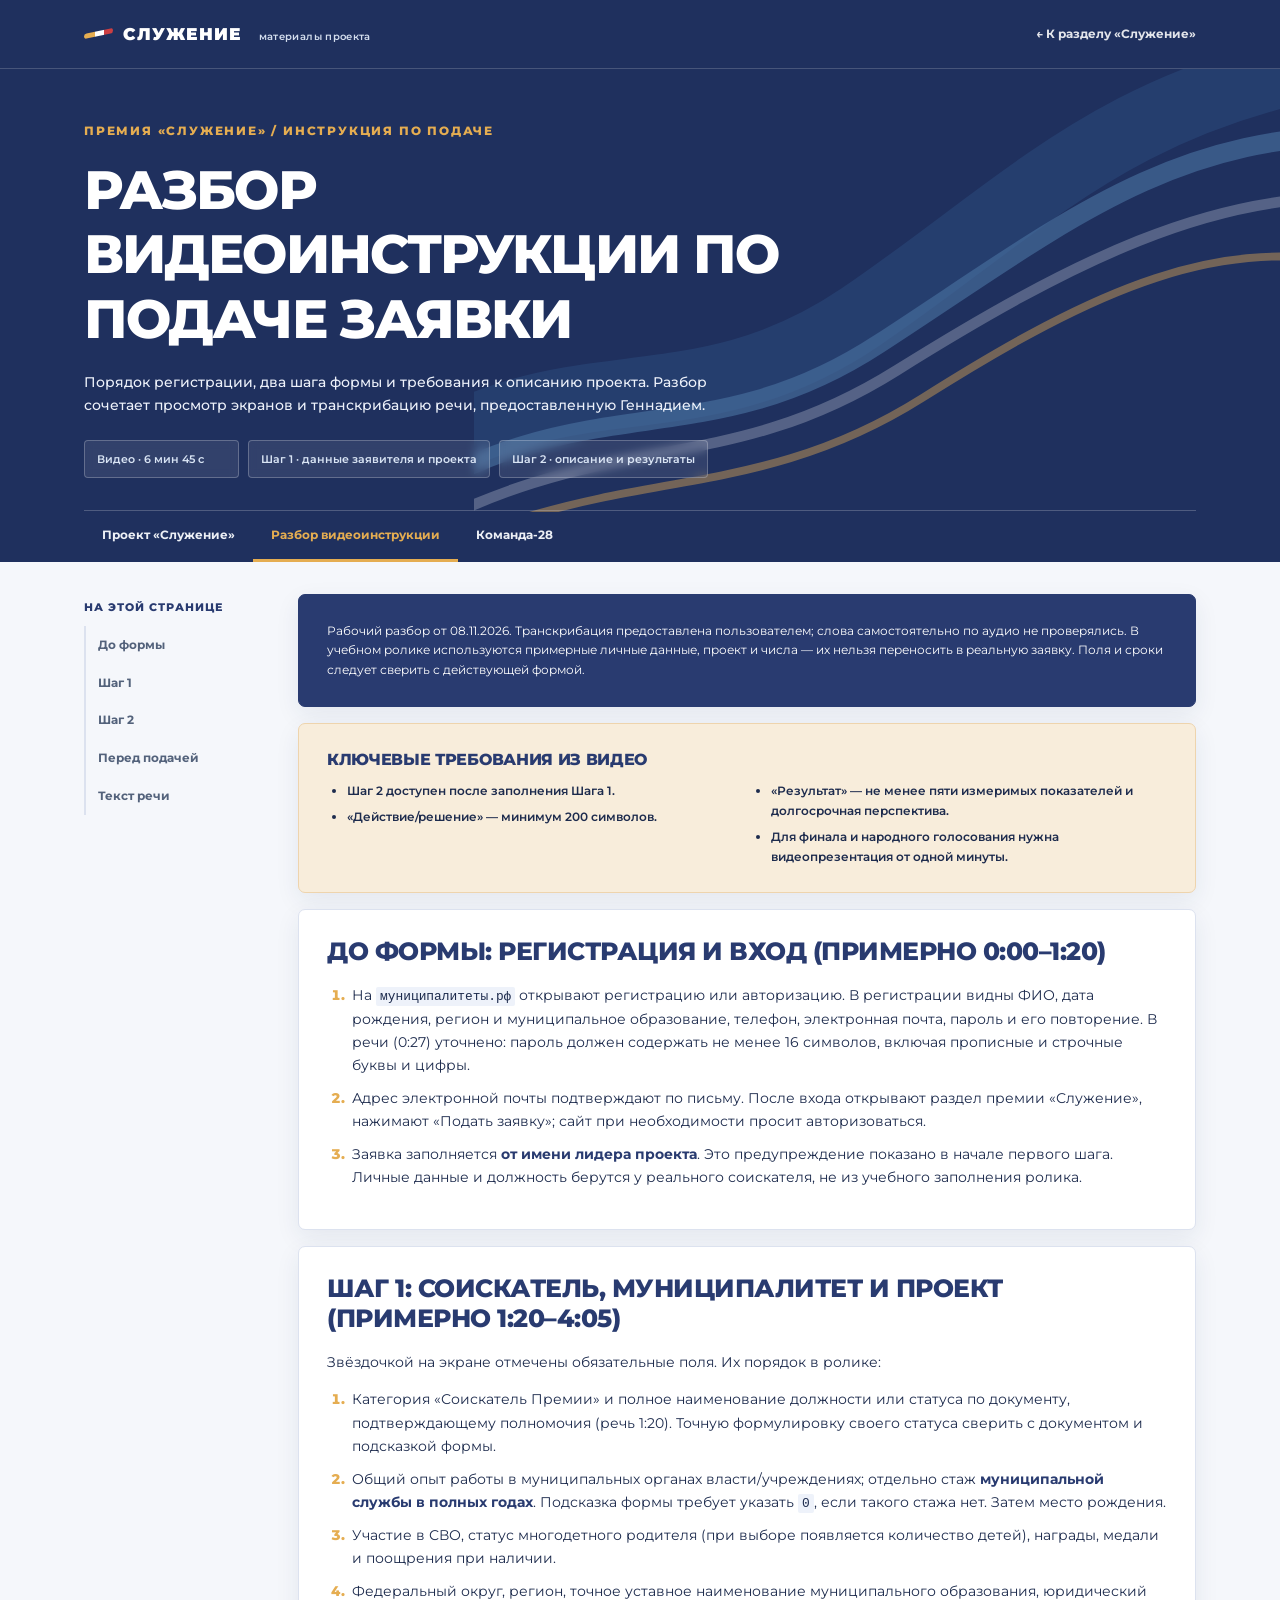
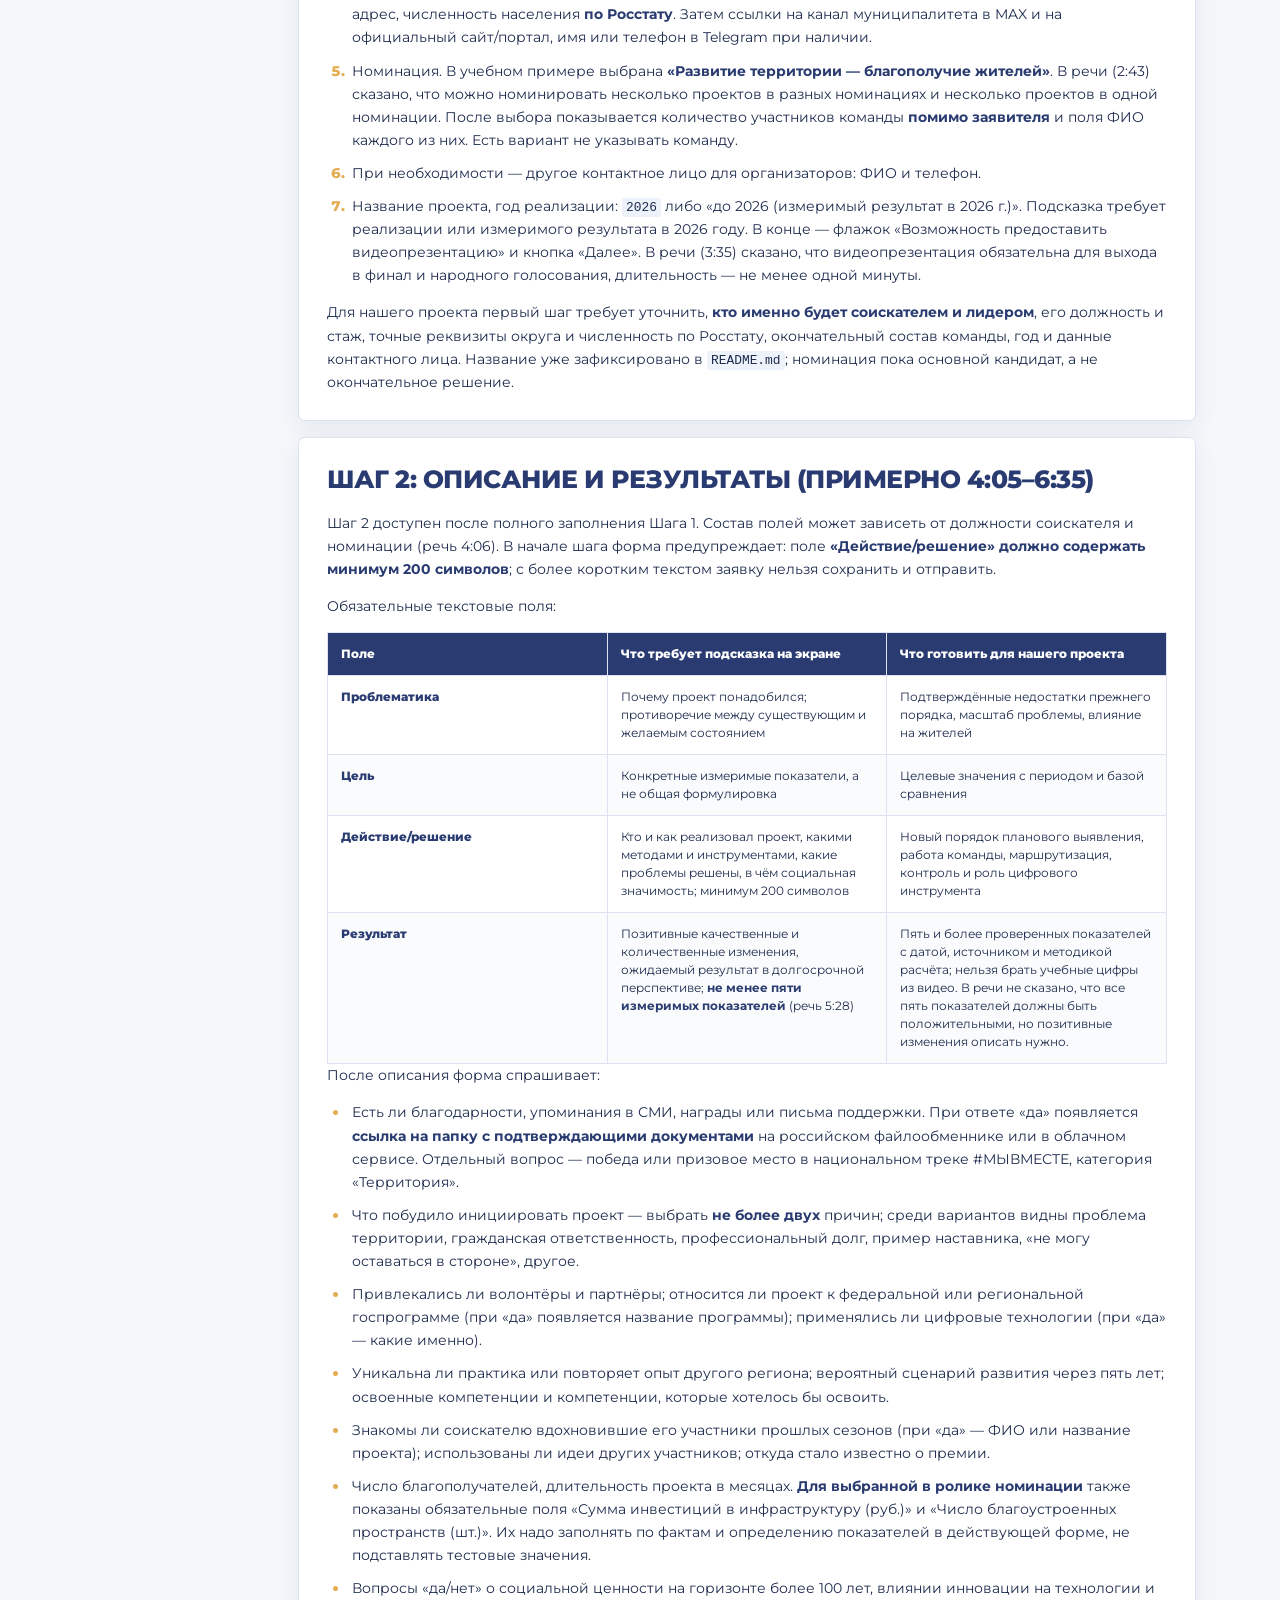
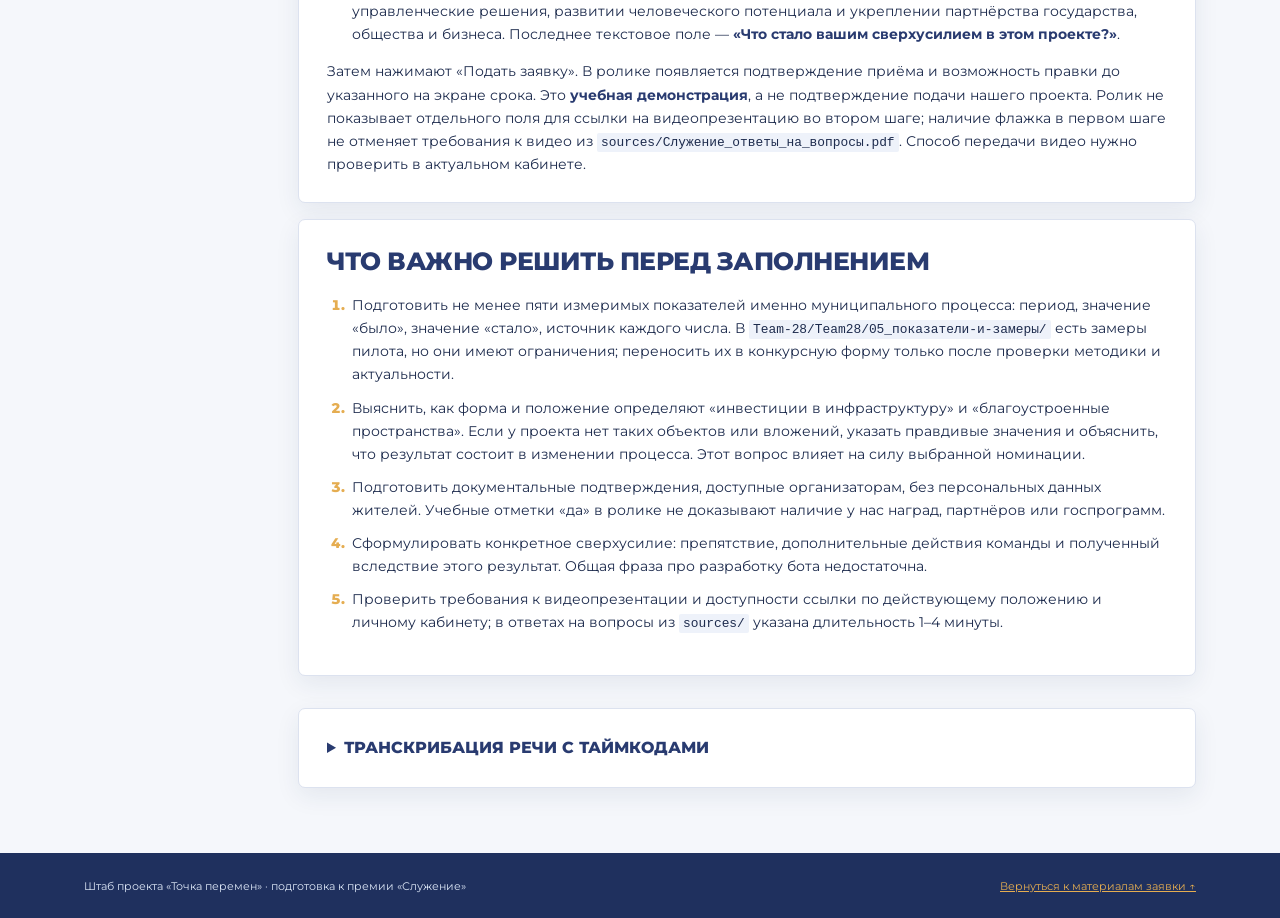
<file: служение-разбор-видео.html>
<!doctype html>
<html lang="ru">
<head>
<meta charset="utf-8">
<meta name="viewport" content="width=device-width, initial-scale=1">
<meta name="description" content="Разбор видеоинструкции по подаче заявки на премию «Служение»: регистрация, шаг 1, шаг 2 и требования к результату.">
<title>Разбор видеоинструкции · Служение · Штаб «Точки перемен»</title>
<link rel="stylesheet" href="служение.css">
<link rel="icon" type="image/svg+xml" href="data:image/svg+xml,%3Csvg%20xmlns%3D%22http%3A%2F%2Fwww.w3.org%2F2000%2Fsvg%22%20viewBox%3D%220%200%2064%2064%22%3E%3Crect%20width%3D%2264%22%20height%3D%2264%22%20rx%3D%2214%22%20fill%3D%22%232D5D7C%22%2F%3E%3Cpath%20d%3D%22M32%208c-11%200-20%209-20%2020%200%2014%2020%2029%2020%2029s20-15%2020-29C52%2017%2043%208%2032%208Z%22%20fill%3D%22%2363BC90%22%2F%3E%3Cpath%20d%3D%22m22%2028%207%207%2014-15%22%20fill%3D%22none%22%20stroke%3D%22%23fff%22%20stroke-width%3D%226%22%20stroke-linecap%3D%22round%22%20stroke-linejoin%3D%22round%22%2F%3E%3C%2Fsvg%3E">
</head>
<body>
<header class="top"><div class="container"><a class="brand" href="./">Служение <small>материалы проекта</small></a><a class="back" href="./">← К разделу «Служение»</a></div></header>
<div class="hero"><div class="container"><div class="hero-panel"><div class="eyebrow">Премия «Служение» / инструкция по подаче</div><h1>Разбор видеоинструкции по подаче заявки</h1><p>Порядок регистрации, два шага формы и требования к описанию проекта. Разбор сочетает просмотр экранов и транскрибацию речи, предоставленную Геннадием.</p><div class="facts"><span class="fact">Видео · 6 мин 45 с</span><span class="fact">Шаг 1 · данные заявителя и проекта</span><span class="fact">Шаг 2 · описание и результаты</span></div></div><nav class="tabs" aria-label="Проекты и материалы штаба"><a href="./">Проект «Служение»</a><a href="служение-разбор-видео.html" aria-current="page">Разбор видеоинструкции</a><a href="команда-28.html">Команда-28</a></nav></div></div>
<div class="container layout"><nav class="sidebar" aria-label="Разделы страницы"><p>На этой странице</p><a href="#registration">До формы</a><a href="#step-one">Шаг 1</a><a href="#step-two">Шаг 2</a><a href="#before-submission">Перед подачей</a><a href="#transcription">Текст речи</a></nav><main><div class="intro"><p>Рабочий разбор от 08.11.2026. Транскрибация предоставлена пользователем; слова самостоятельно по аудио не проверялись. В учебном ролике используются примерные личные данные, проект и числа — их нельзя переносить в реальную заявку. Поля и сроки следует сверить с действующей формой.</p></div><div class="callout"><h2>Ключевые требования из видео</h2><ul><li>Шаг 2 доступен после заполнения Шага 1.</li><li>«Действие/решение» — минимум 200 символов.</li><li>«Результат» — не менее пяти измеримых показателей и долгосрочная перспектива.</li><li>Для финала и народного голосования нужна видеопрезентация от одной минуты.</li></ul></div><article><p>08.11.2026 · источники:
<code>sources/Подача заявки для глав и служащих МО и представителей Советов МО - сжат.mp4</code>
(6 мин 45 с, просмотрены экраны) и
<code>sources/Транскрибация_видеоинструкции_предоставлена_Геннадием.txt</code>
(текст речи с таймкодами, предоставлен пользователем; самостоятельной
проверки аудио по словам не было). Ниже сведены экранная форма и речь. В
ролике используются тестовые имя, адрес, телефон, проект и числа —
<strong>их нельзя переносить в нашу заявку</strong>. Экранная форма
может измениться; перед подачей нужно сверить её с личным кабинетом и
действующим положением.</p>
<section id="registration" class="level2">
<h2>До формы: регистрация и вход (примерно 0:00–1:20)</h2>
<ol type="1">
<li>На <code>муниципалитеты.рф</code> открывают регистрацию или
авторизацию. В регистрации видны ФИО, дата рождения, регион и
муниципальное образование, телефон, электронная почта, пароль и его
повторение. В речи (0:27) уточнено: пароль должен содержать не менее 16
символов, включая прописные и строчные буквы и цифры.</li>
<li>Адрес электронной почты подтверждают по письму. После входа
открывают раздел премии «Служение», нажимают «Подать заявку»; сайт при
необходимости просит авторизоваться.</li>
<li>Заявка заполняется <strong>от имени лидера проекта</strong>. Это
предупреждение показано в начале первого шага. Личные данные и должность
берутся у реального соискателя, не из учебного заполнения ролика.</li>
</ol>
</section>
<section id="step-one" class="level2">
<h2>Шаг 1: соискатель, муниципалитет и проект (примерно 1:20–4:05)</h2>
<p>Звёздочкой на экране отмечены обязательные поля. Их порядок в
ролике:</p>
<ol type="1">
<li>Категория «Соискатель Премии» и полное наименование должности или
статуса по документу, подтверждающему полномочия (речь 1:20). Точную
формулировку своего статуса сверить с документом и подсказкой
формы.</li>
<li>Общий опыт работы в муниципальных органах власти/учреждениях;
отдельно стаж <strong>муниципальной службы в полных годах</strong>.
Подсказка формы требует указать <code>0</code>, если такого стажа нет.
Затем место рождения.</li>
<li>Участие в СВО, статус многодетного родителя (при выборе появляется
количество детей), награды, медали и поощрения при наличии.</li>
<li>Федеральный округ, регион, точное уставное наименование
муниципального образования, юридический адрес, численность населения
<strong>по Росстату</strong>. Затем ссылки на канал муниципалитета в MAX
и на официальный сайт/портал, имя или телефон в Telegram при
наличии.</li>
<li>Номинация. В учебном примере выбрана <strong>«Развитие территории —
благополучие жителей»</strong>. В речи (2:43) сказано, что можно
номинировать несколько проектов в разных номинациях и несколько проектов
в одной номинации. После выбора показывается количество участников
команды <strong>помимо заявителя</strong> и поля ФИО каждого из них.
Есть вариант не указывать команду.</li>
<li>При необходимости — другое контактное лицо для организаторов: ФИО и
телефон.</li>
<li>Название проекта, год реализации: <code>2026</code> либо «до 2026
(измеримый результат в 2026 г.)». Подсказка требует реализации или
измеримого результата в 2026 году. В конце — флажок «Возможность
предоставить видеопрезентацию» и кнопка «Далее». В речи (3:35) сказано,
что видеопрезентация обязательна для выхода в финал и народного
голосования, длительность — не менее одной минуты.</li>
</ol>
<p>Для нашего проекта первый шаг требует уточнить, <strong>кто именно
будет соискателем и лидером</strong>, его должность и стаж, точные
реквизиты округа и численность по Росстату, окончательный состав
команды, год и данные контактного лица. Название уже зафиксировано в
<code>README.md</code>; номинация пока основной кандидат, а не
окончательное решение.</p>
</section>
<section id="step-two" class="level2">
<h2>Шаг 2: описание и результаты (примерно 4:05–6:35)</h2>
<p>Шаг 2 доступен после полного заполнения Шага 1. Состав полей может
зависеть от должности соискателя и номинации (речь 4:06). В начале шага
форма предупреждает: поле <strong>«Действие/решение» должно содержать
минимум 200 символов</strong>; с более коротким текстом заявку нельзя
сохранить и отправить.</p>
<p>Обязательные текстовые поля:</p>
<table>
<colgroup>
<col style="width: 33%" />
<col style="width: 33%" />
<col style="width: 33%" />
</colgroup>
<thead>
<tr class="header">
<th>Поле</th>
<th>Что требует подсказка на экране</th>
<th>Что готовить для нашего проекта</th>
</tr>
</thead>
<tbody>
<tr class="odd">
<td>Проблематика</td>
<td>Почему проект понадобился; противоречие между существующим и
желаемым состоянием</td>
<td>Подтверждённые недостатки прежнего порядка, масштаб проблемы,
влияние на жителей</td>
</tr>
<tr class="even">
<td>Цель</td>
<td>Конкретные измеримые показатели, а не общая формулировка</td>
<td>Целевые значения с периодом и базой сравнения</td>
</tr>
<tr class="odd">
<td>Действие/решение</td>
<td>Кто и как реализовал проект, какими методами и инструментами, какие
проблемы решены, в чём социальная значимость; минимум 200 символов</td>
<td>Новый порядок планового выявления, работа команды, маршрутизация,
контроль и роль цифрового инструмента</td>
</tr>
<tr class="even">
<td>Результат</td>
<td>Позитивные качественные и количественные изменения, ожидаемый
результат в долгосрочной перспективе; <strong>не менее пяти измеримых
показателей</strong> (речь 5:28)</td>
<td>Пять и более проверенных показателей с датой, источником и методикой
расчёта; нельзя брать учебные цифры из видео. В речи не сказано, что все
пять показателей должны быть положительными, но позитивные изменения
описать нужно.</td>
</tr>
</tbody>
</table>
<p>После описания форма спрашивает:</p>
<ul>
<li>Есть ли благодарности, упоминания в СМИ, награды или письма
поддержки. При ответе «да» появляется <strong>ссылка на папку с
подтверждающими документами</strong> на российском файлообменнике или в
облачном сервисе. Отдельный вопрос — победа или призовое место в
национальном треке #МЫВМЕСТЕ, категория «Территория».</li>
<li>Что побудило инициировать проект — выбрать <strong>не более
двух</strong> причин; среди вариантов видны проблема территории,
гражданская ответственность, профессиональный долг, пример наставника,
«не могу оставаться в стороне», другое.</li>
<li>Привлекались ли волонтёры и партнёры; относится ли проект к
федеральной или региональной госпрограмме (при «да» появляется название
программы); применялись ли цифровые технологии (при «да» — какие
именно).</li>
<li>Уникальна ли практика или повторяет опыт другого региона; вероятный
сценарий развития через пять лет; освоенные компетенции и компетенции,
которые хотелось бы освоить.</li>
<li>Знакомы ли соискателю вдохновившие его участники прошлых сезонов
(при «да» — ФИО или название проекта); использованы ли идеи других
участников; откуда стало известно о премии.</li>
<li>Число благополучателей, длительность проекта в месяцах. <strong>Для
выбранной в ролике номинации</strong> также показаны обязательные поля
«Сумма инвестиций в инфраструктуру (руб.)» и «Число благоустроенных
пространств (шт.)». Их надо заполнять по фактам и определению
показателей в действующей форме, не подставлять тестовые значения.</li>
<li>Вопросы «да/нет» о социальной ценности на горизонте более 100 лет,
влиянии инновации на технологии и управленческие решения, развитии
человеческого потенциала и укреплении партнёрства государства, общества
и бизнеса. Последнее текстовое поле — <strong>«Что стало вашим
сверхусилием в этом проекте?»</strong>.</li>
</ul>
<p>Затем нажимают «Подать заявку». В ролике появляется подтверждение
приёма и возможность правки до указанного на экране срока. Это
<strong>учебная демонстрация</strong>, а не подтверждение подачи нашего
проекта. Ролик не показывает отдельного поля для ссылки на
видеопрезентацию во втором шаге; наличие флажка в первом шаге не
отменяет требования к видео из
<code>sources/Служение_ответы_на_вопросы.pdf</code>. Способ передачи
видео нужно проверить в актуальном кабинете.</p>
</section>
<section id="before-submission" class="level2">
<h2>Что важно решить перед заполнением</h2>
<ol type="1">
<li>Подготовить не менее пяти измеримых показателей именно
муниципального процесса: период, значение «было», значение «стало»,
источник каждого числа. В
<code>Team-28/Team28/05_показатели-и-замеры/</code> есть замеры пилота,
но они имеют ограничения; переносить их в конкурсную форму только после
проверки методики и актуальности.</li>
<li>Выяснить, как форма и положение определяют «инвестиции в
инфраструктуру» и «благоустроенные пространства». Если у проекта нет
таких объектов или вложений, указать правдивые значения и объяснить, что
результат состоит в изменении процесса. Этот вопрос влияет на силу
выбранной номинации.</li>
<li>Подготовить документальные подтверждения, доступные организаторам,
без персональных данных жителей. Учебные отметки «да» в ролике не
доказывают наличие у нас наград, партнёров или госпрограмм.</li>
<li>Сформулировать конкретное сверхусилие: препятствие, дополнительные
действия команды и полученный вследствие этого результат. Общая фраза
про разработку бота недостаточна.</li>
<li>Проверить требования к видеопрезентации и доступности ссылки по
действующему положению и личному кабинету; в ответах на вопросы из
<code>sources/</code> указана длительность 1–4 минуты.</li>
</ol>
</section>
</article><details id="transcription" class="transcription"><summary>Транскрибация речи с таймкодами</summary><p class="help">Текст предоставлен Геннадием. Он помогает сверять смысл видео, но не является самостоятельно проверенной дословной расшифровкой аудио.</p><div class="transcript-line"><time>00:00:00</time><p>Приветствуем вас, уважаемые соискатели Всероссийской муниципальной премии «Служение». Сейчас мы подробно разберём, как подать заявку на соискание Всероссийской муниципальной премии «Служение», представив ваш проект, управленческое решение или инициативу. Для начала вам нужно открыть сайт муниципалитета РФ. Зарегистрируйтесь на сайте, нажав кнопку «войти» в верхнем правом углу, а затем нажав кнопку «Зарегистрироваться».</p></div>
<div class="transcript-line"><time>00:00:27</time><p>Укажите свои фамилию, имя, отчество. Укажите дату рождения, ваш регион и муниципалитет. Далее укажите номер вашего мобильного телефона, адрес электронной почты. Придумайте надёжный пароль. Ваш пароль должен содержать 16 и более символов: заглавные буквы, строчные буквы и цифры. Нажмите кнопку «Зарегистрироваться». Далее на ваш почтовый адрес придёт письмо подтверждение регистрации.</p></div>
<div class="transcript-line"><time>00:00:54</time><p>Пройдите по ссылке из письма. Авторизуйтесь на сайте муниципалитета РФ, используя адрес вашей электронной почты и придуманный вами пароль. Пролистайте главную страницу вниз и найдите раздел «Премия служения». Нажмите кнопку «Перейти». После этого нажмите на кнопку «подать заявку». Нажмите кнопку авторизации через муниципалитеты РФ. У вас должен открыться личный кабинет.</p></div>
<div class="transcript-line"><time>00:01:20</time><p>Нажмите кнопку «Подать заявку». Для подачи заявки заполните все обязательные поля первого и второго шагов и прикрепите необходимые документы. Перед отправкой проверьте правильность указанных данных. На этапе первичного анализа заявка будет проверена на соответствие критериям выбранной номинации. В поле «Соискатель премии» выберите категорию, к которой вы относитесь. Далее укажите полное наименование вашей должности или статуса в соответствии с документом, подтверждающим ваши полномочия.</p></div>
<div class="transcript-line"><time>00:01:52</time><p>При заполнении поля «стаж муниципальной службы» укажите стаж работы именно в органах местного самоуправления или на муниципальной службе, а не общий трудовой стаж. При отсутствии стажа на муниципальной службе укажите ноль. Укажите место вашего рождения. Далее укажите, участвовали ли вы в специальной военной операции. Если вы являетесь многодетной матерью или многодетным отцом, поставьте галочку в следующем пункте.</p></div>
<div class="transcript-line"><time>00:02:18</time><p>Перечислите имеющиеся у вас награды, медали и поощрения при их наличии. Далее укажите федеральный округ, регион, название муниципального образования или наименование муниципалитета. Укажите юридический адрес муниципального образования. Укажите численность населения в вашем муниципальном образовании по данным Росстата. Прикрепите ссылку на канал муниципального образования в мессенджере Макс.</p></div>
<div class="transcript-line"><time>00:02:43</time><p>Ссылку на сайт или портал муниципального образования. Укажите ваше имя или номер телефона в Телеграм при наличии аккаунта в данном мессенджере. В поле номинация выберите номинацию, в которой вы хотите представить свой проект, управленческое решение или инициативу. Напоминаем, что вы можете номинировать несколько проектов в разных номинациях. Несколько проектов в одной номинации, один проект в разных номинациях.</p></div>
<div class="transcript-line"><time>00:03:09</time><p>Выберите количество участников команды помимо вас. Если участников команды несколько, при желании напишите фамилию, имя и отчество каждого участника. Также укажите информацию о контактном лице для взаимодействия с организаторами премии. Фамилия, имя, отчество как в паспорте и номер телефона контактного лица, если это будете не вы. Напишите название вашего проекта. Выберите дату реализации проекта.</p></div>
<div class="transcript-line"><time>00:03:35</time><p>Проект, управленческое решение или инициатива должны быть реализованы либо иметь измеримый результат в 2026 году. Если вы можете предоставить видеопрезентацию вашего проекта, поставьте галочку. Обратите внимание: видеопрезентация обязательна для выхода в финал и участия в народном голосовании. Её продолжительность должна составлять не менее одной минуты. Проверьте, правильно ли заполнены все поля в шаге один и нажмите кнопку «Далее».</p></div>
<div class="transcript-line"><time>00:04:06</time><p>Возможность заполнить поля шага два появится только в том случае, если шаг один полностью заполнен. Некоторые поля шага два могут отличаться в зависимости от выбранной должности в шаге 1 и выбранной номинации. Важно, для поля действия решения установлена минимальная длина в 200 символов. Если ввести меньше, заявку нельзя будет сохранить и отправить. В поле «проблематика» напишите, в чём заключается проблематика и актуальность вашего проекта, управленческого решения или инициативы.</p></div>
<div class="transcript-line"><time>00:04:38</time><p>Актуальность объясняет, почему нужно было реализовать проект. Проблематика — это противоречие между существующим и желаемым, как должно было бы быть. В поле «Цель» укажите конкретные и измеримые показатели цели вашего проекта, управленческого решения или инициативы. В поле действия решения предоставьте исчерпывающую информацию о вашем проекте, управленческом решении или инициативе.</p></div>
<div class="transcript-line"><time>00:05:04</time><p>Из описания должно быть понятно, кто реализовал проект. На решение каких проблем направлен проект? Каким образом или какими методами и с помощью каких инструментов вам удалось реализовать проект? Опишите конкретные проблемы, решению или снижению остроты которых посвящён проект. Предоставьте обоснование социальной значимости решения проблемы или задачи.</p></div>
<div class="transcript-line"><time>00:05:28</time><p>В поле «Результат» опишите позитивные изменения, которые произошли в результате реализации проекта, управленческого решения или инициативы, а также укажите, какой результат можно ожидать в долгосрочной перспективе. Укажите количественные и качественные изменения, добавьте не менее пяти измеримых показателей. Далее ответьте на предложенные вопросы внутри шага 2.</p></div>
<div class="transcript-line"><time>00:06:21</time><p>Обязательно укажите, что стало вашим сверхусилием в этом проекте. При отправке заявки, пожалуйста, убедитесь, что все данные шага два заполнены корректно. Благодарим вас за внимание и с нетерпением ждём ваших заявок на соискание Всероссийской муниципальной премии «Служение».</p></div></details></main></div><footer class="footer"><div class="container"><span>Штаб проекта «Точка перемен» · подготовка к премии «Служение»</span><a href="./">Вернуться к материалам заявки ↑</a></div></footer></body></html>
</file>
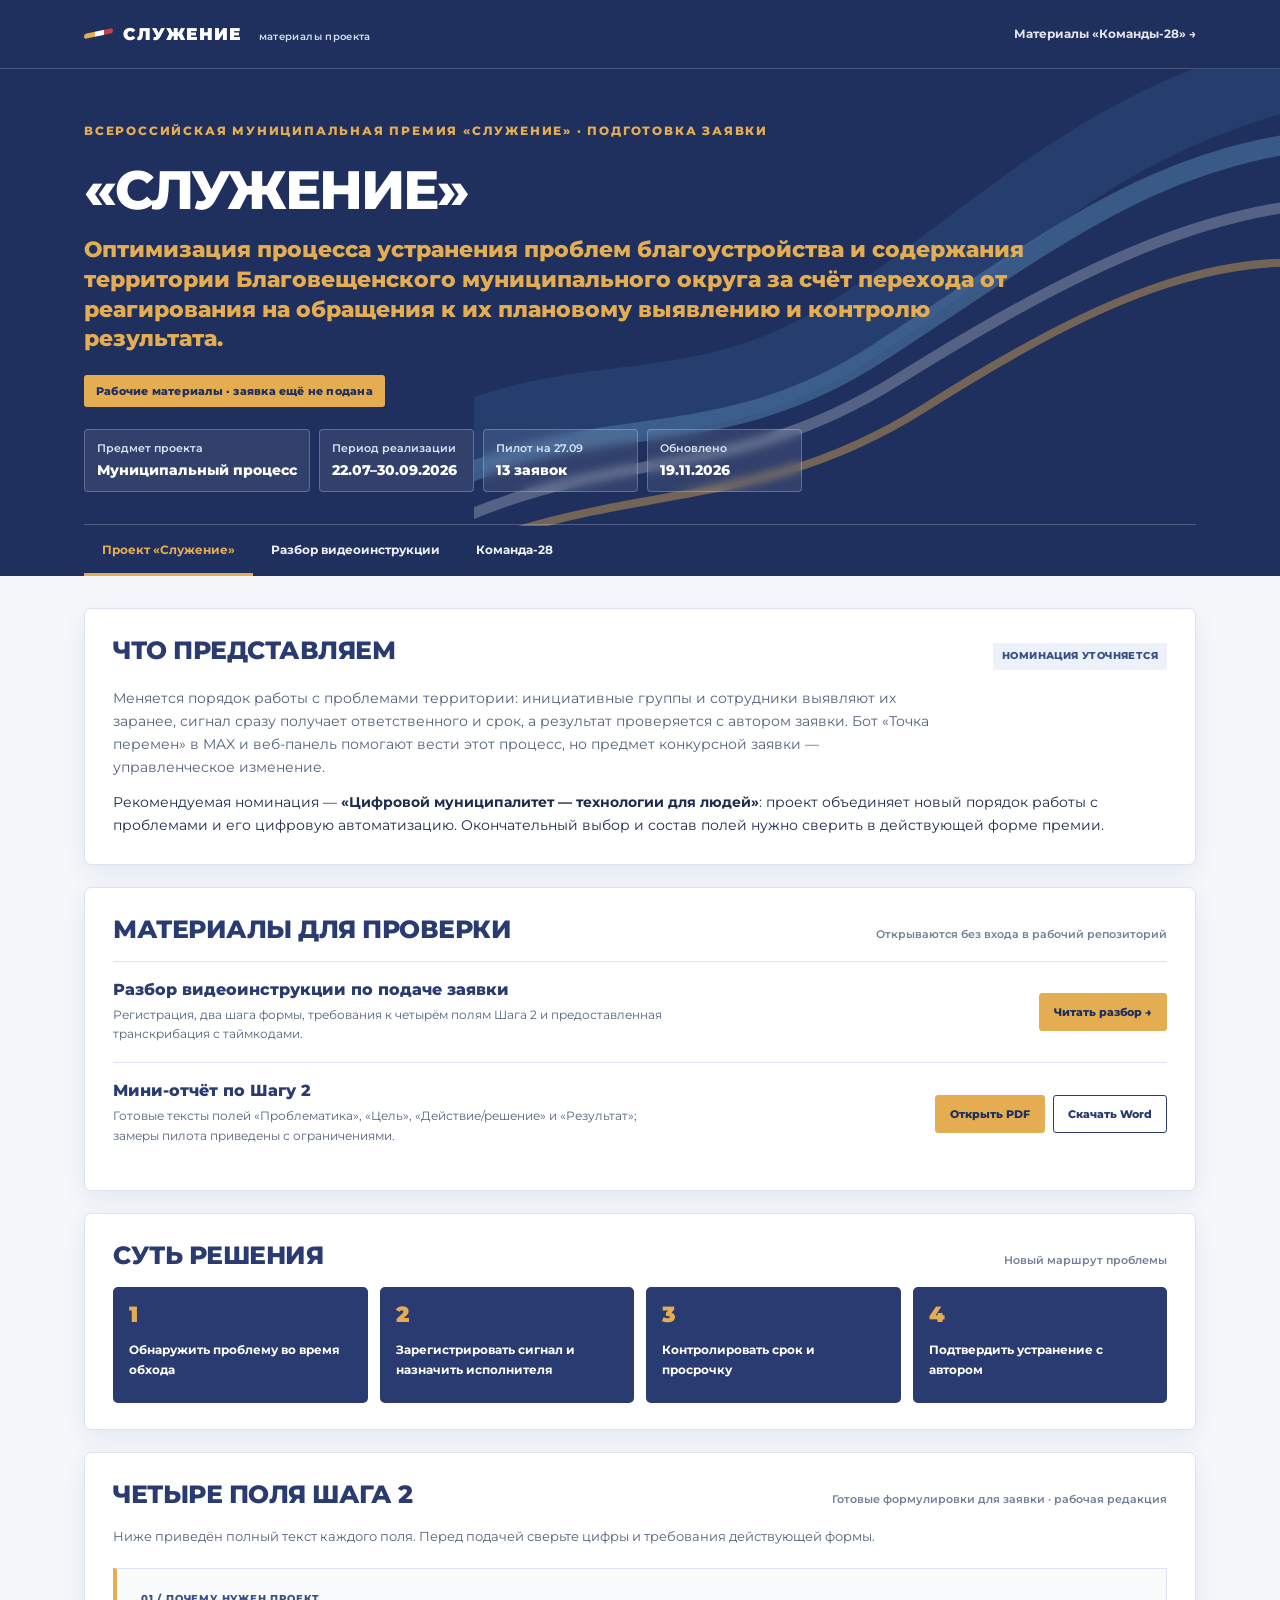
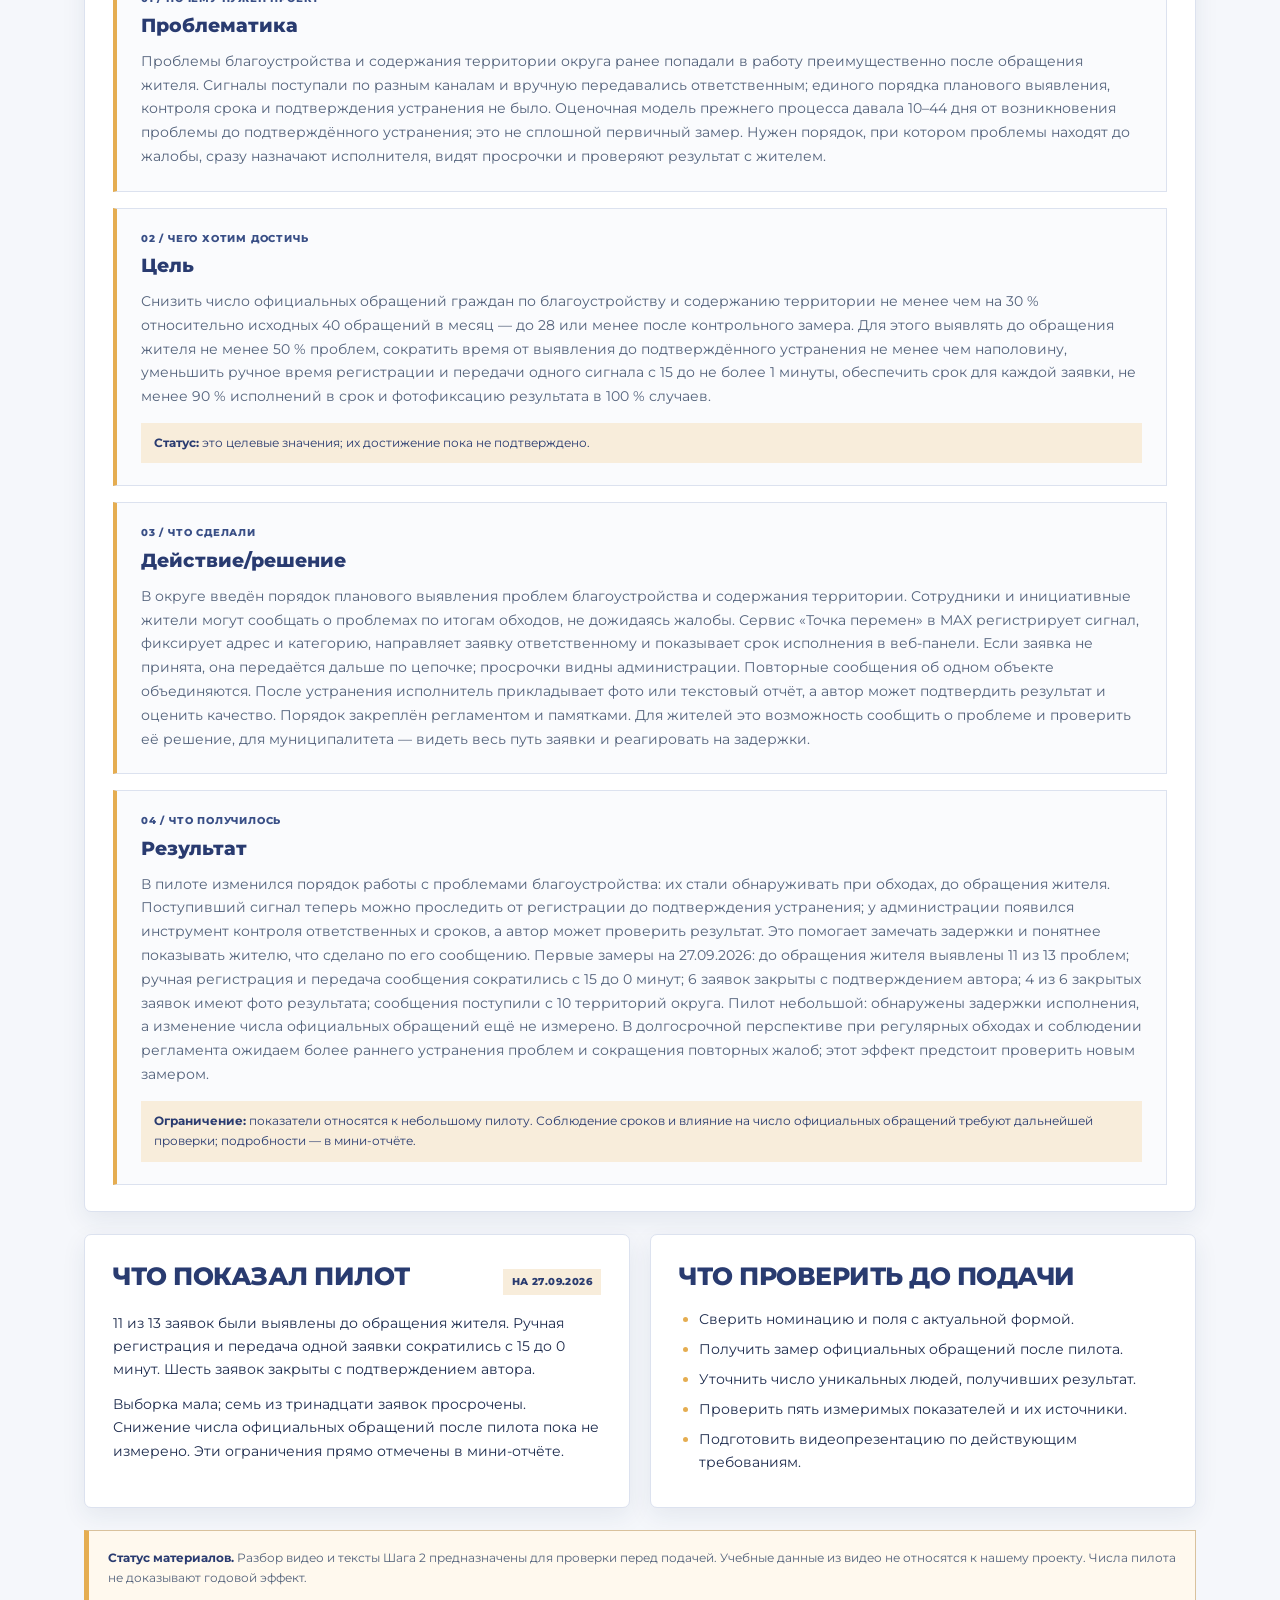
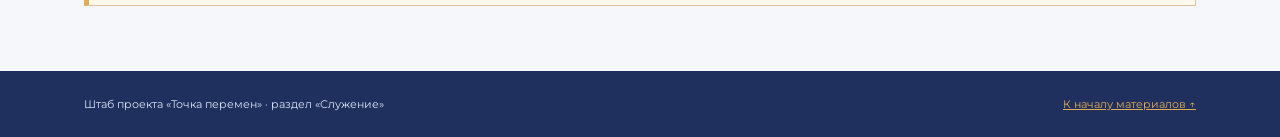
<file: служение.html>
<!doctype html>
<html lang="ru">
<head>
<meta charset="utf-8">
<meta name="viewport" content="width=device-width, initial-scale=1">
<meta name="description" content="Подготовка проекта «Точка перемен» к премии «Служение»: материалы заявки, разбор видеоинструкции, мини-отчёт и подтверждённые результаты пилота.">
<meta name="color-scheme" content="light dark">
<title>Проект «Служение» · Штаб «Точки перемен»</title>
<link rel="stylesheet" href="служение.css?v=36ab89a">
<link rel="icon" type="image/svg+xml" href="data:image/svg+xml,%3Csvg%20xmlns%3D%22http%3A%2F%2Fwww.w3.org%2F2000%2Fsvg%22%20viewBox%3D%220%200%2064%2064%22%3E%3Crect%20width%3D%2264%22%20height%3D%2264%22%20rx%3D%2214%22%20fill%3D%22%232D5D7C%22%2F%3E%3Cpath%20d%3D%22M32%208c-11%200-20%209-20%2020%200%2014%2020%2029%2020%2029s20-15%2020-29C52%2017%2043%208%2032%208Z%22%20fill%3D%22%2363BC90%22%2F%3E%3Cpath%20d%3D%22m22%2028%207%207%2014-15%22%20fill%3D%22none%22%20stroke%3D%22%23fff%22%20stroke-width%3D%226%22%20stroke-linecap%3D%22round%22%20stroke-linejoin%3D%22round%22%2F%3E%3C%2Fsvg%3E">
</head>
<body>
<header class="top"><div class="container"><a class="brand" href="./">Служение <small>материалы проекта</small></a><a class="back" href="команда-28.html">Материалы «Команды-28» →</a></div></header>
<div class="hero"><div class="container">
  <div class="hero-panel">
    <div class="eyebrow">Всероссийская муниципальная премия «Служение» · подготовка заявки</div>
    <h1>«Служение»</h1>
    <p class="project-heading">Оптимизация процесса устранения проблем благоустройства и содержания территории Благовещенского муниципального округа за счёт перехода от реагирования на обращения к их плановому выявлению и контролю результата.</p>
    <span class="status">Рабочие материалы · заявка ещё не подана</span>
    <div class="facts" aria-label="Ключевые сведения"><span class="fact">Предмет проекта<strong>Муниципальный процесс</strong></span><span class="fact">Период реализации<strong>22.07–30.09.2026</strong></span><span class="fact">Пилот на 27.09<strong>13 заявок</strong></span><span class="fact">Обновлено<strong>19.11.2026</strong></span></div>
  </div>
  <nav class="tabs" aria-label="Проекты и материалы штаба"><a href="./" aria-current="page">Проект «Служение»</a><a href="служение-разбор-видео.html">Разбор видеоинструкции</a><a href="команда-28.html">Команда-28</a></nav>
</div></div>
<main class="container page">
  <section class="panel" id="about"><div class="head"><h2>Что представляем</h2><span class="badge work">Номинация уточняется</span></div>
    <p class="lead">Меняется порядок работы с проблемами территории: инициативные группы и сотрудники выявляют их заранее, сигнал сразу получает ответственного и срок, а результат проверяется с автором заявки. Бот «Точка перемен» в MAX и веб-панель помогают вести этот процесс, но предмет конкурсной заявки — управленческое изменение.</p>
    <p>Рекомендуемая номинация — <strong>«Цифровой муниципалитет — технологии для людей»</strong>: проект объединяет новый порядок работы с проблемами и его цифровую автоматизацию. Окончательный выбор и состав полей нужно сверить в действующей форме премии.</p>
  </section>
  <section class="panel" id="materials"><div class="head"><h2>Материалы для проверки</h2><small>Открываются без входа в рабочий репозиторий</small></div>
    <div class="resource"><div><h3>Разбор видеоинструкции по подаче заявки</h3><p>Регистрация, два шага формы, требования к четырём полям Шага 2 и предоставленная транскрибация с таймкодами.</p></div><div class="buttons"><a class="button" href="служение-разбор-видео.html">Читать разбор →</a></div></div>
    <div class="resource"><div><h3>Мини-отчёт по Шагу 2</h3><p>Готовые тексты полей «Проблематика», «Цель», «Действие/решение» и «Результат»; замеры пилота приведены с ограничениями.</p></div><div class="buttons"><a class="button" href="файлы/sluzhenie-shag-2-mini-otchet.pdf?v=20261120-time">Открыть PDF</a><a class="button secondary" href="файлы/sluzhenie-shag-2-mini-otchet.docx?v=20261120-time">Скачать Word</a></div></div>
  </section>
  <section class="panel" id="process"><div class="head"><h2>Суть решения</h2><small>Новый маршрут проблемы</small></div>
    <ol class="flow"><li data-step="1">Обнаружить проблему во время обхода</li><li data-step="2">Зарегистрировать сигнал и назначить исполнителя</li><li data-step="3">Контролировать срок и просрочку</li><li data-step="4">Подтвердить устранение с автором</li></ol>
  </section>
  <section class="panel" id="step-two"><div class="head"><h2>Четыре поля Шага 2</h2><small>Готовые формулировки для заявки · рабочая редакция</small></div>
    <p class="field-intro">Ниже приведён полный текст каждого поля. Перед подачей сверьте цифры и требования действующей формы.</p>
    <div class="field-list">
      <article class="field-card" id="step-two-problem">
        <div class="num">01 / ПОЧЕМУ НУЖЕН ПРОЕКТ</div><h3>Проблематика</h3>
        <p>Проблемы благоустройства и содержания территории округа ранее попадали в работу преимущественно после обращения жителя. Сигналы поступали по разным каналам и вручную передавались ответственным; единого порядка планового выявления, контроля срока и подтверждения устранения не было. Оценочная модель прежнего процесса давала 10–44 дня от возникновения проблемы до подтверждённого устранения; это не сплошной первичный замер. Нужен порядок, при котором проблемы находят до жалобы, сразу назначают исполнителя, видят просрочки и проверяют результат с жителем.</p>
      </article>
      <article class="field-card" id="step-two-goal">
        <div class="num">02 / ЧЕГО ХОТИМ ДОСТИЧЬ</div><h3>Цель</h3>
        <p>Снизить число официальных обращений граждан по благоустройству и содержанию территории не менее чем на 30 % относительно исходных 40 обращений в месяц — до 28 или менее после контрольного замера. Для этого выявлять до обращения жителя не менее 50 % проблем, сократить время от выявления до подтверждённого устранения не менее чем наполовину, уменьшить ручное время регистрации и передачи одного сигнала с 15 до не более 1 минуты, обеспечить срок для каждой заявки, не менее 90 % исполнений в срок и фотофиксацию результата в 100 % случаев.</p>
        <p class="field-note"><strong>Статус:</strong> это целевые значения; их достижение пока не подтверждено.</p>
      </article>
      <article class="field-card" id="step-two-action">
        <div class="num">03 / ЧТО СДЕЛАЛИ</div><h3>Действие/решение</h3>
        <p>В округе введён порядок планового выявления проблем благоустройства и содержания территории. Сотрудники и инициативные жители могут сообщать о проблемах по итогам обходов, не дожидаясь жалобы. Сервис «Точка перемен» в MAX регистрирует сигнал, фиксирует адрес и категорию, направляет заявку ответственному и показывает срок исполнения в веб-панели. Если заявка не принята, она передаётся дальше по цепочке; просрочки видны администрации. Повторные сообщения об одном объекте объединяются. После устранения исполнитель прикладывает фото или текстовый отчёт, а автор может подтвердить результат и оценить качество. Порядок закреплён регламентом и памятками. Для жителей это возможность сообщить о проблеме и проверить её решение, для муниципалитета — видеть весь путь заявки и реагировать на задержки.</p>
      </article>
      <article class="field-card" id="step-two-result">
        <div class="num">04 / ЧТО ПОЛУЧИЛОСЬ</div><h3>Результат</h3>
        <p>В пилоте изменился порядок работы с проблемами благоустройства: их стали обнаруживать при обходах, до обращения жителя. Поступивший сигнал теперь можно проследить от регистрации до подтверждения устранения; у администрации появился инструмент контроля ответственных и сроков, а автор может проверить результат. Это помогает замечать задержки и понятнее показывать жителю, что сделано по его сообщению. Первые замеры на 27.09.2026: до обращения жителя выявлены 11 из 13 проблем; ручная регистрация и передача сообщения сократились с 15 до 0 минут; 6 заявок закрыты с подтверждением автора; 4 из 6 закрытых заявок имеют фото результата; сообщения поступили с 10 территорий округа. Пилот небольшой: обнаружены задержки исполнения, а изменение числа официальных обращений ещё не измерено. В долгосрочной перспективе при регулярных обходах и соблюдении регламента ожидаем более раннего устранения проблем и сокращения повторных жалоб; этот эффект предстоит проверить новым замером.</p>
        <p class="field-note"><strong>Ограничение:</strong> показатели относятся к небольшому пилоту. Соблюдение сроков и влияние на число официальных обращений требуют дальнейшей проверки; подробности — в мини-отчёте.</p>
      </article>
    </div>
  </section>
  <div class="cols"><section class="panel" id="pilot"><div class="head"><h2>Что показал пилот</h2><span class="badge">На 27.09.2026</span></div><p>11 из 13 заявок были выявлены до обращения жителя. Ручная регистрация и передача одной заявки сократились с 15 до 0 минут. Шесть заявок закрыты с подтверждением автора.</p><p>Выборка мала; семь из тринадцати заявок просрочены. Снижение числа официальных обращений после пилота пока не измерено. Эти ограничения прямо отмечены в мини-отчёте.</p></section>
  <section class="panel" id="next"><div class="head"><h2>Что проверить до подачи</h2></div><ul class="checklist"><li>Сверить номинацию и поля с актуальной формой.</li><li>Получить замер официальных обращений после пилота.</li><li>Уточнить число уникальных людей, получивших результат.</li><li>Проверить пять измеримых показателей и их источники.</li><li>Подготовить видеопрезентацию по действующим требованиям.</li></ul></section></div>
  <aside class="note"><strong>Статус материалов.</strong> Разбор видео и тексты Шага 2 предназначены для проверки перед подачей. Учебные данные из видео не относятся к нашему проекту. Числа пилота не доказывают годовой эффект.</aside>
</main>
<footer class="footer"><div class="container"><span>Штаб проекта «Точка перемен» · раздел «Служение»</span><a href="#about">К началу материалов ↑</a></div></footer>
</body>
</html>
</file>
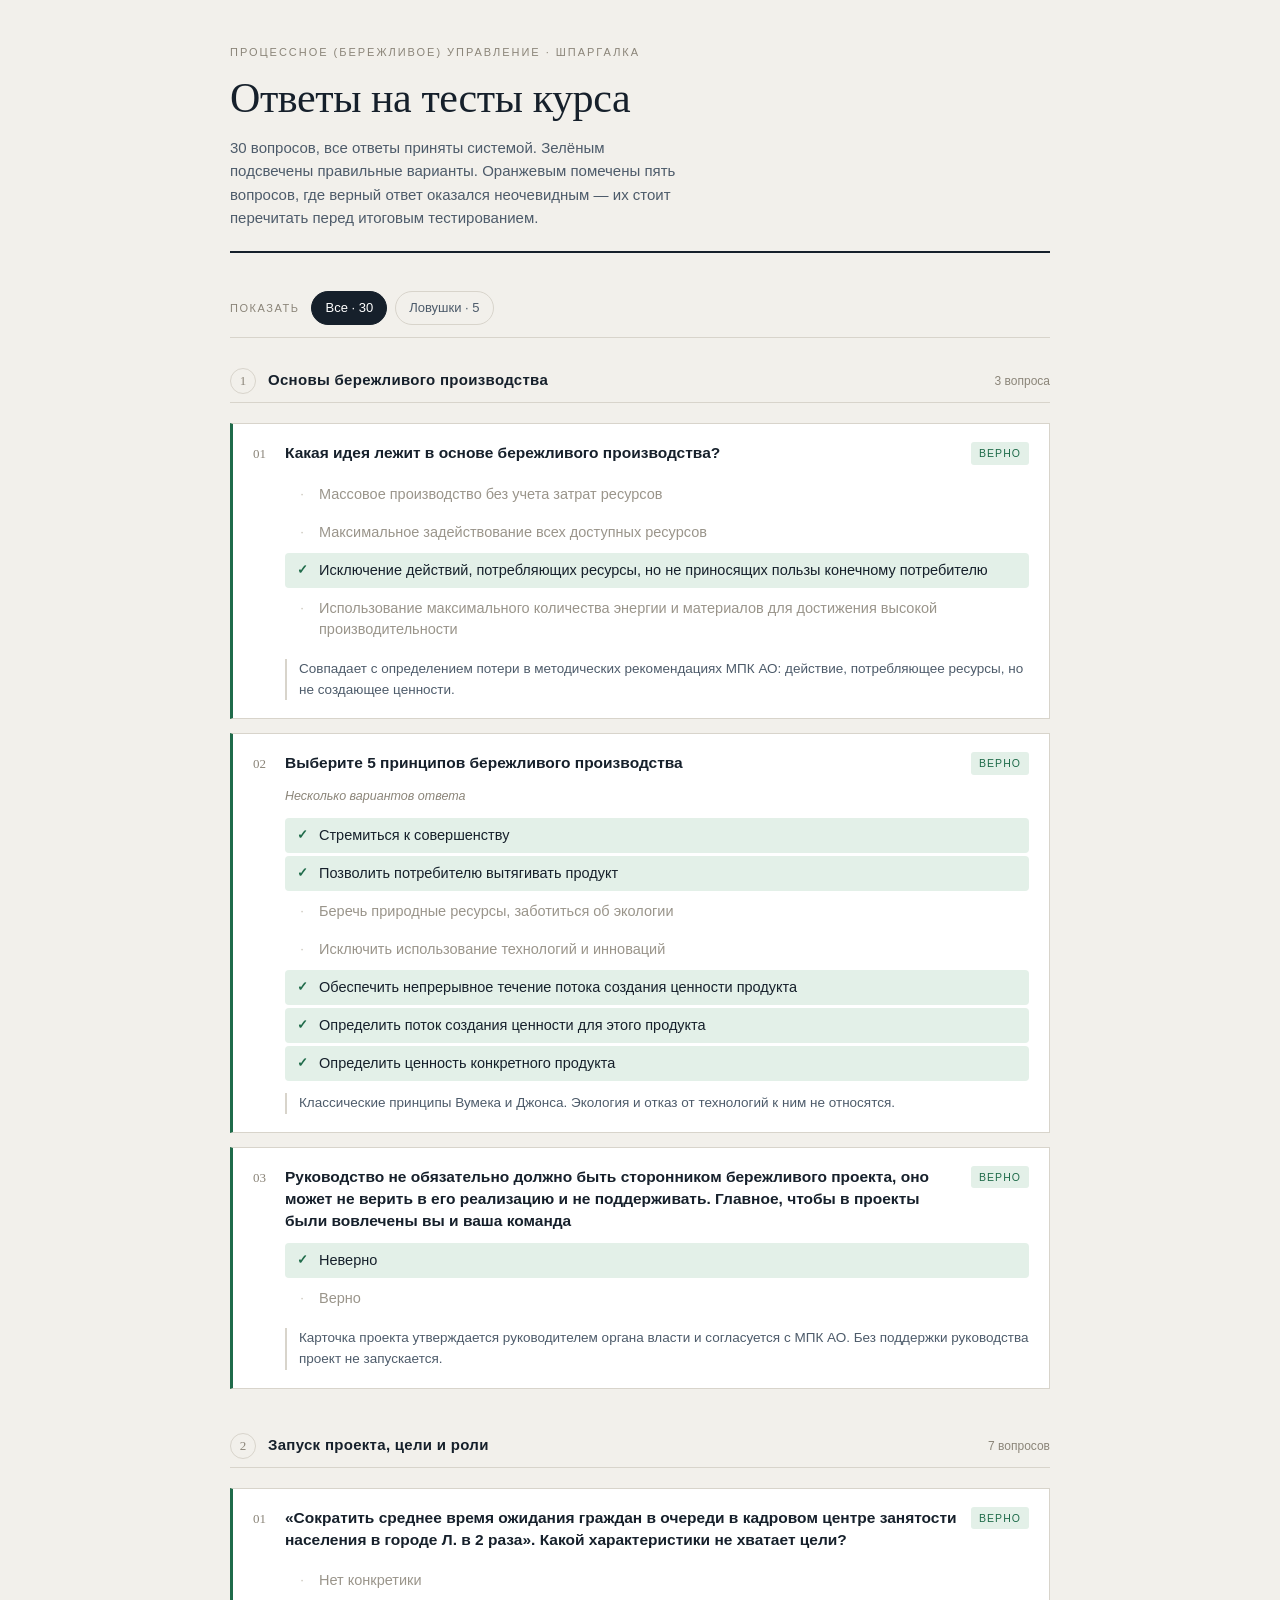
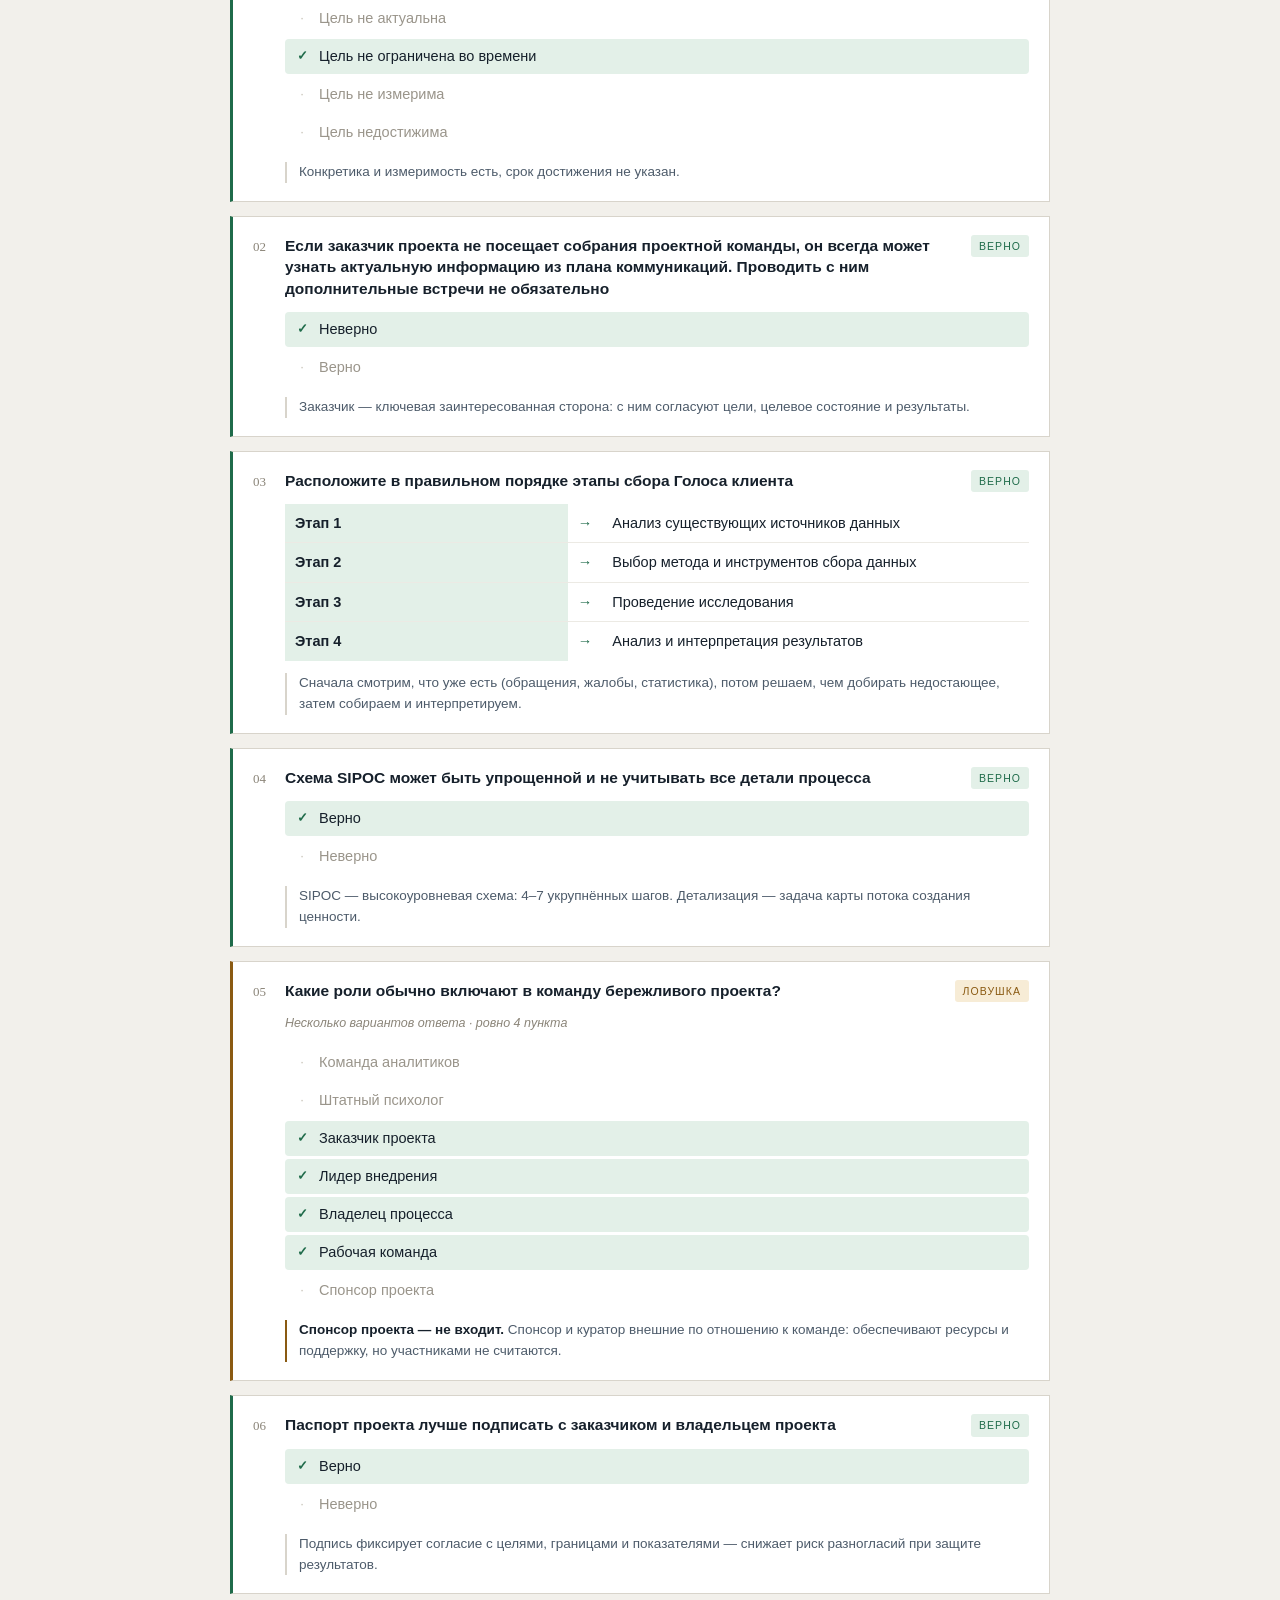
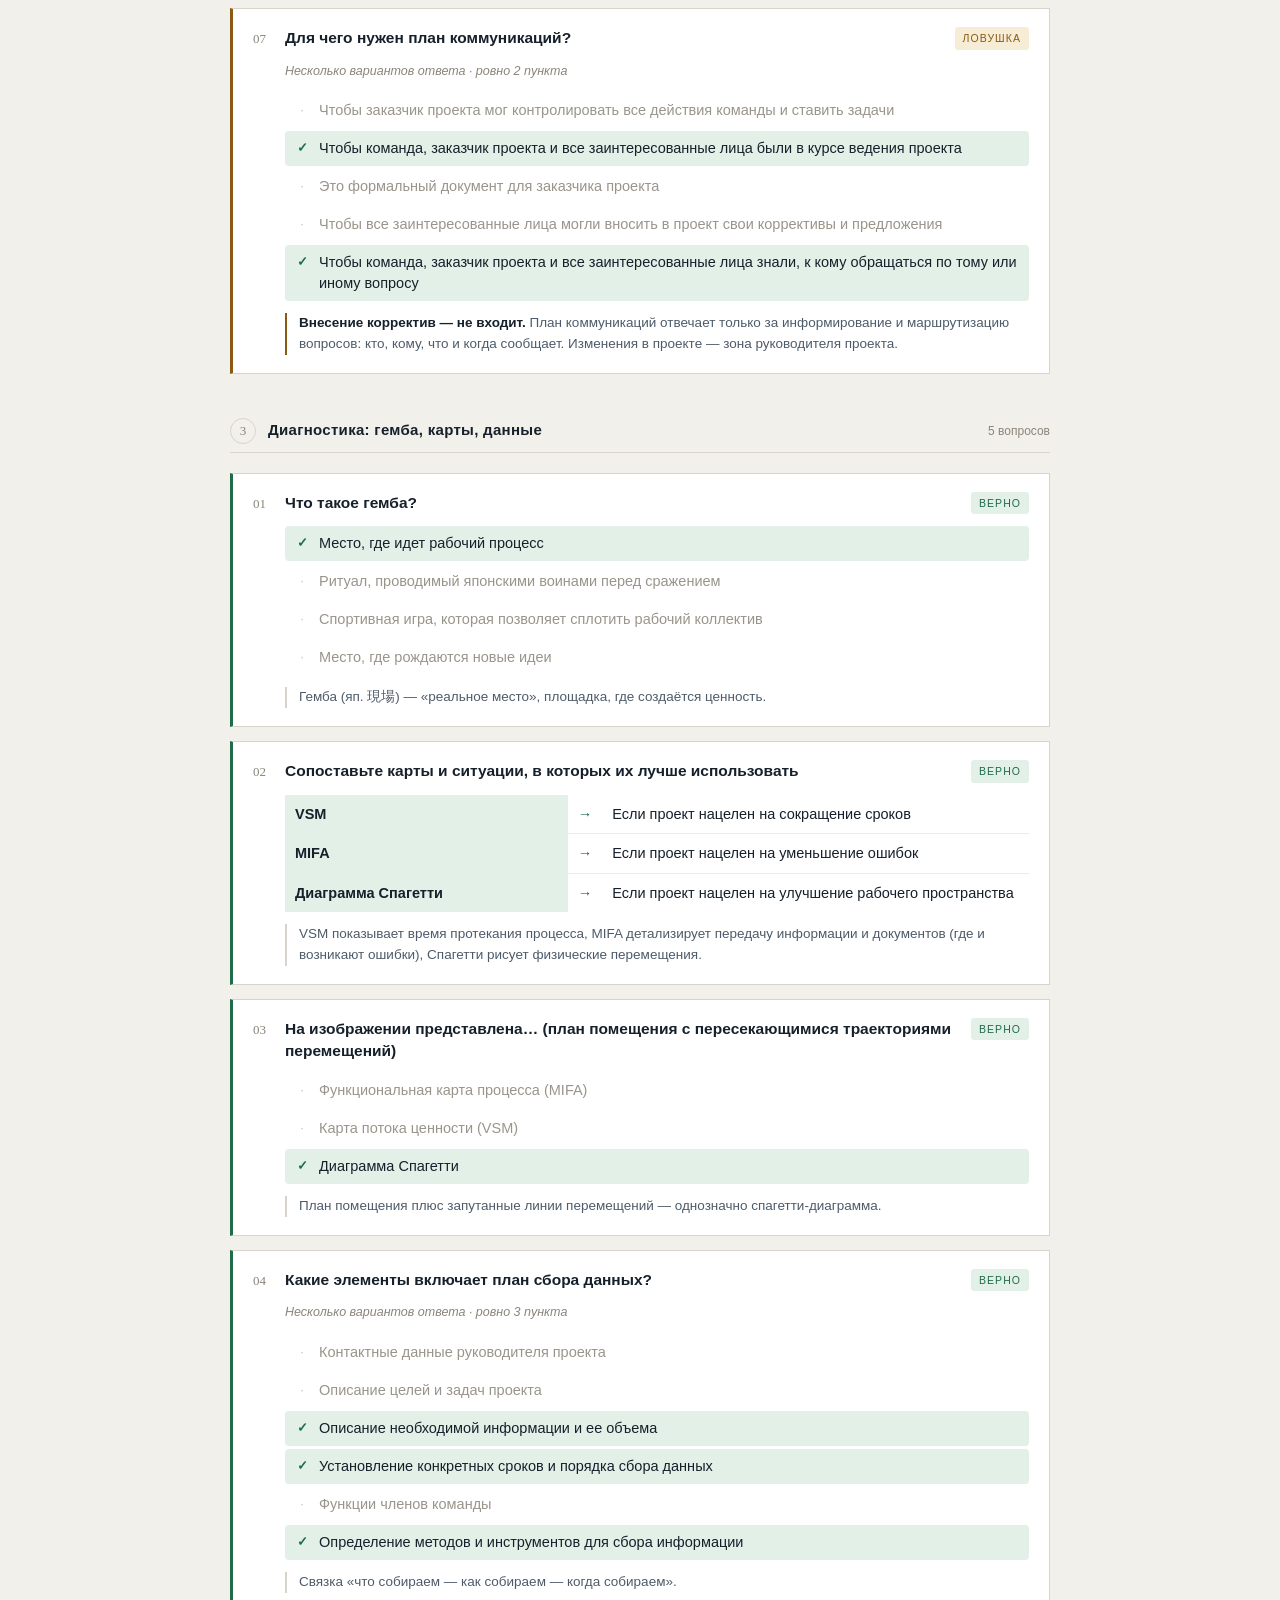
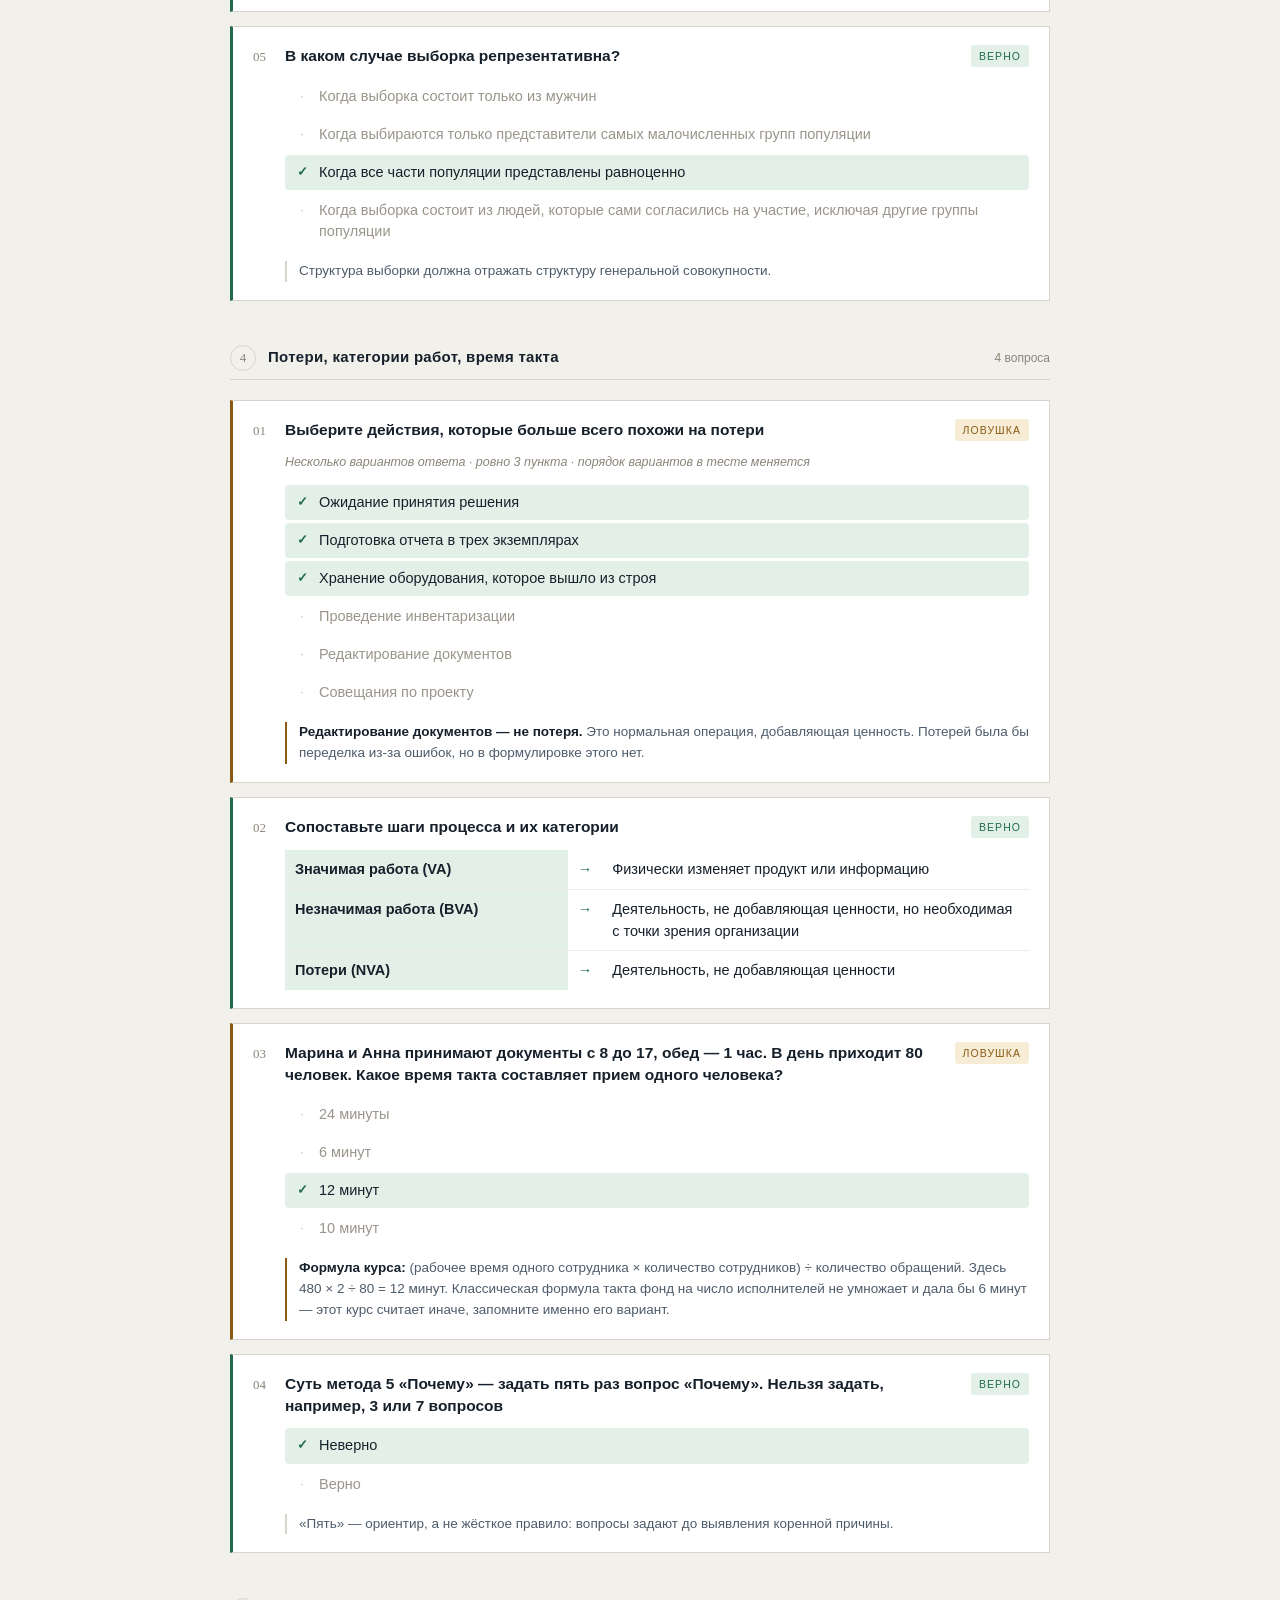
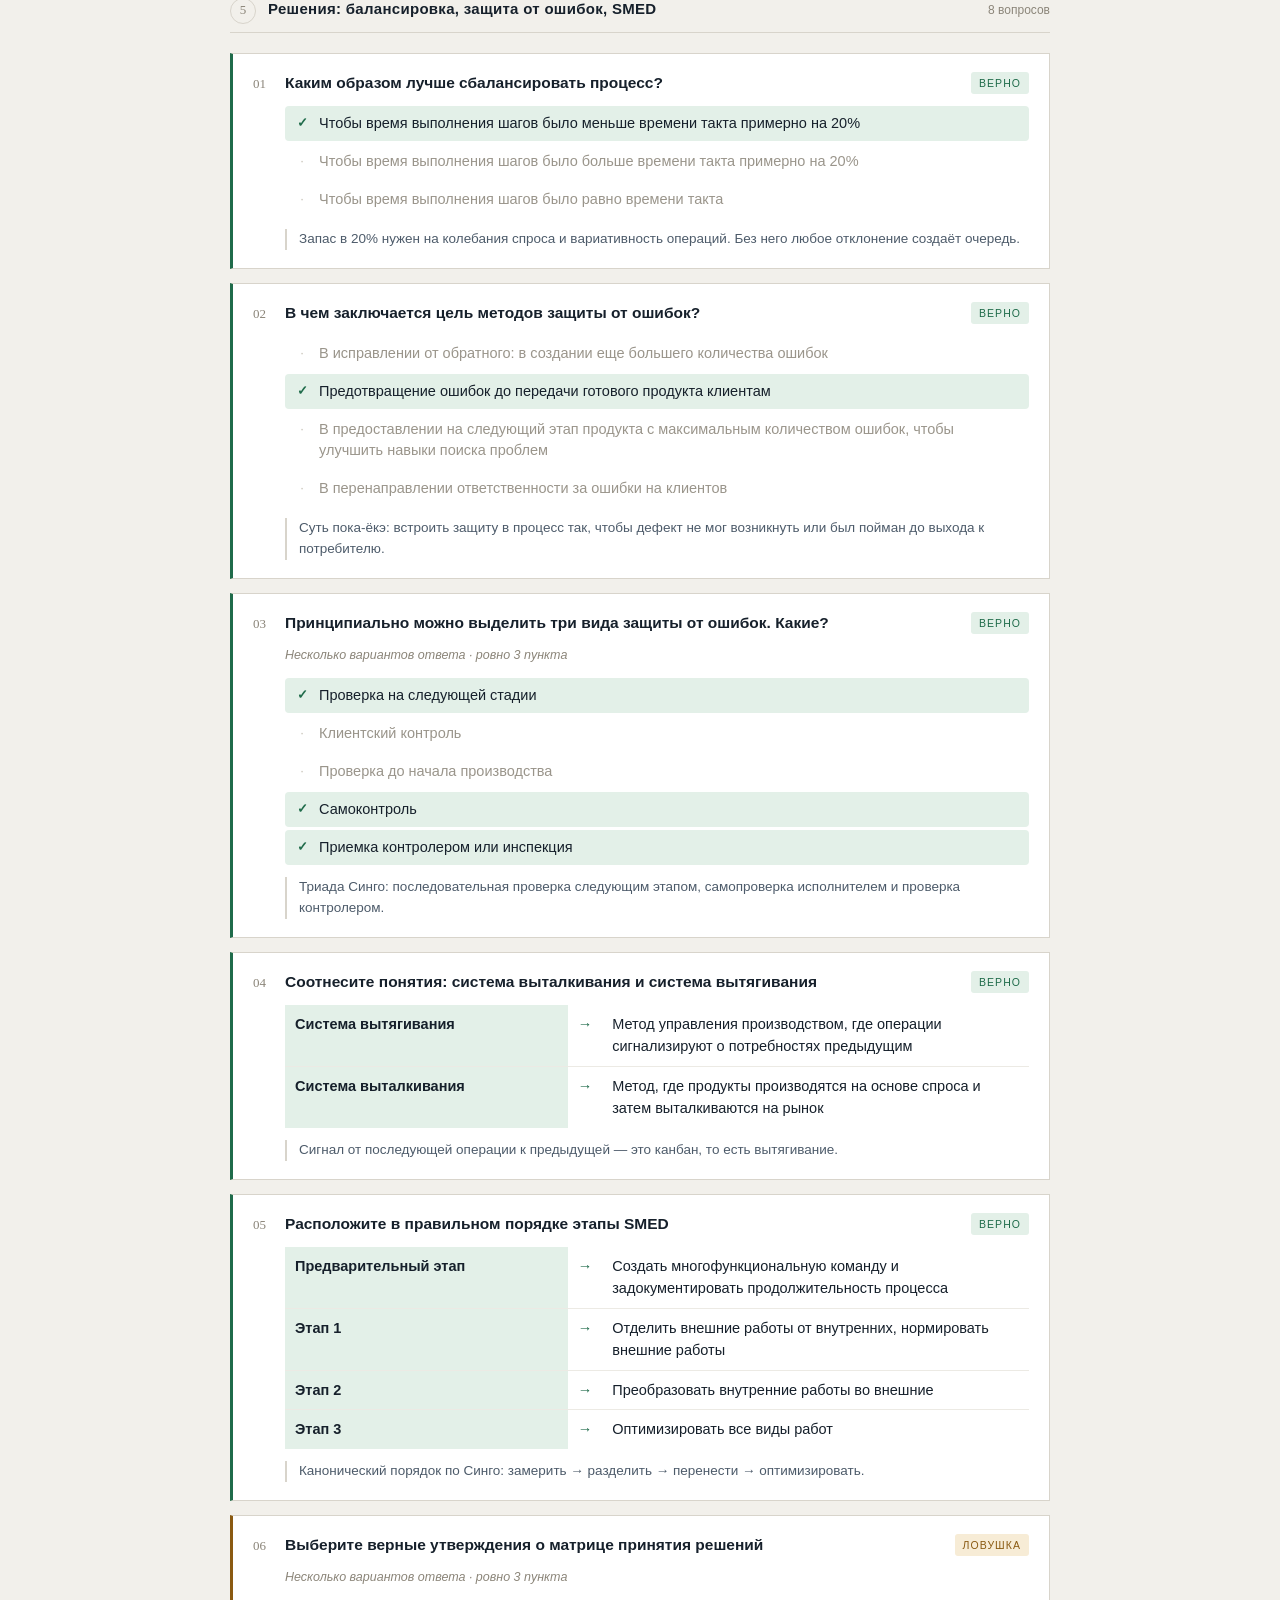
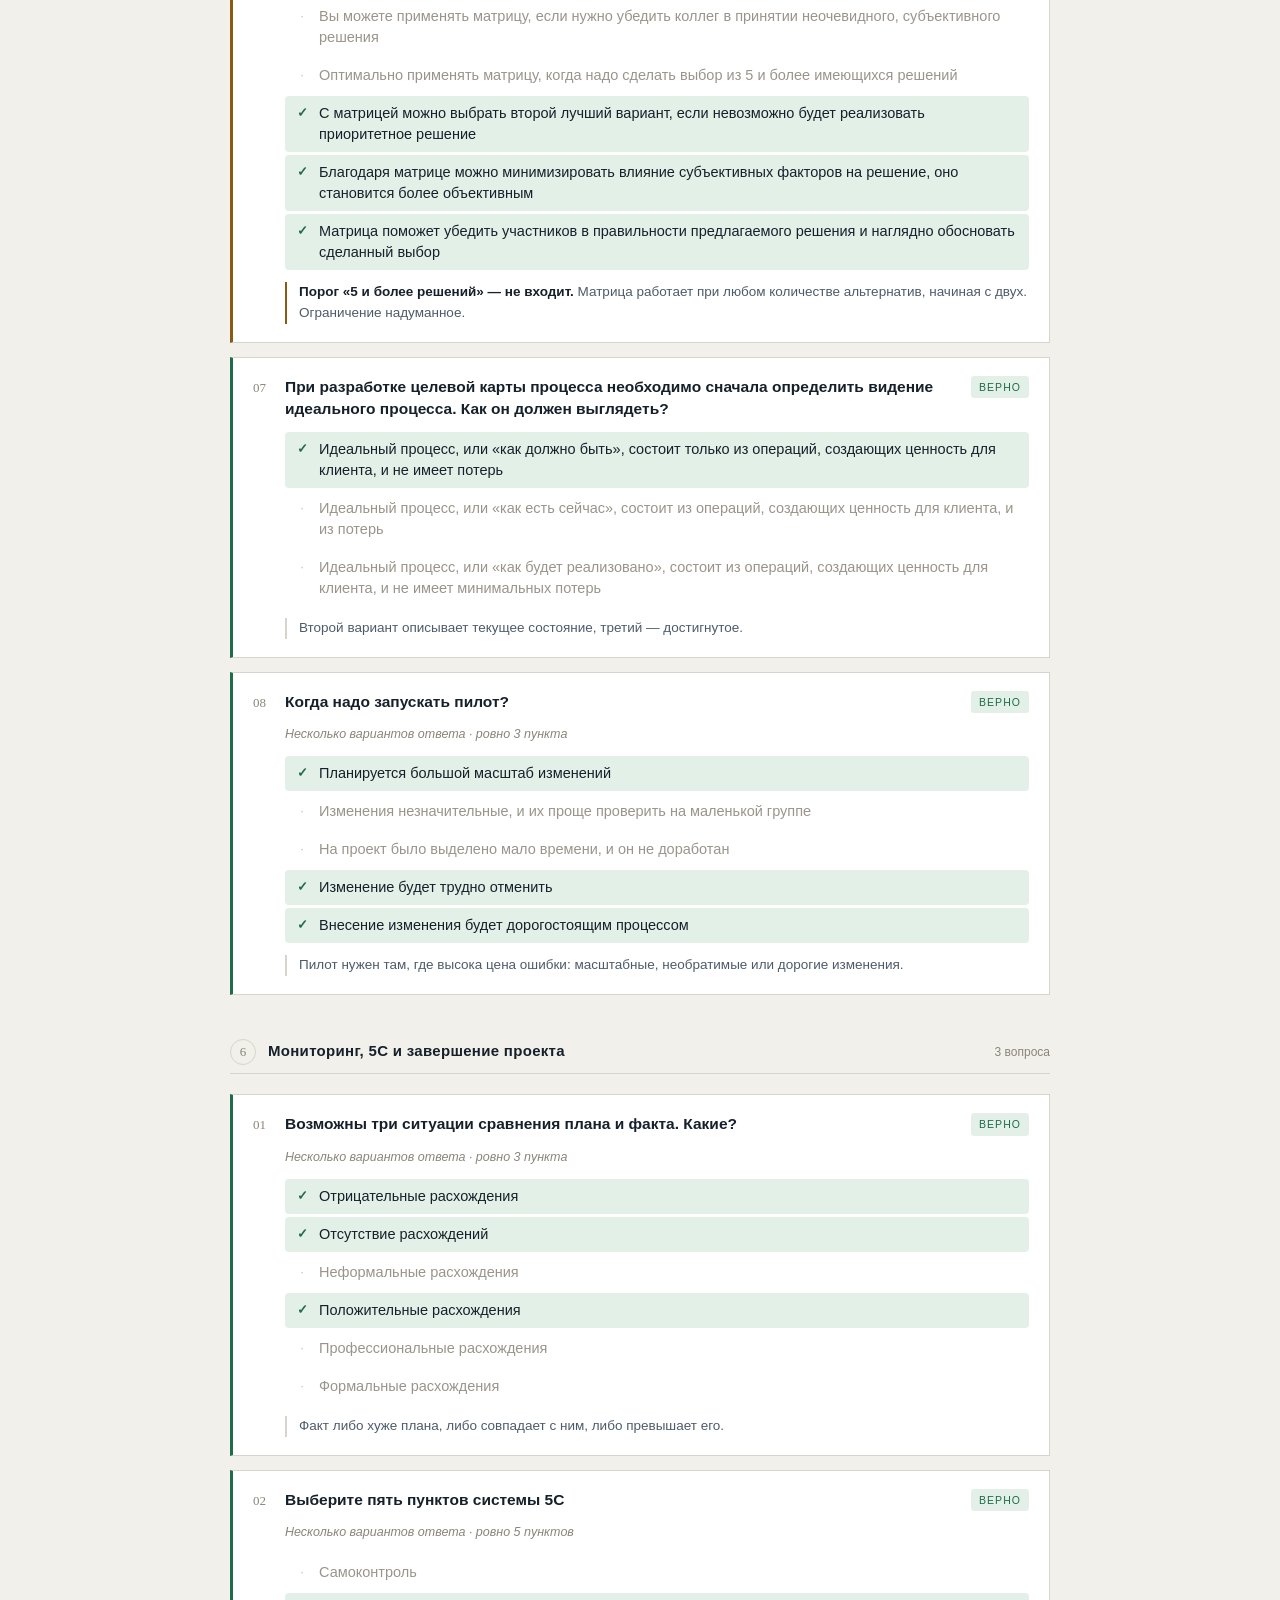
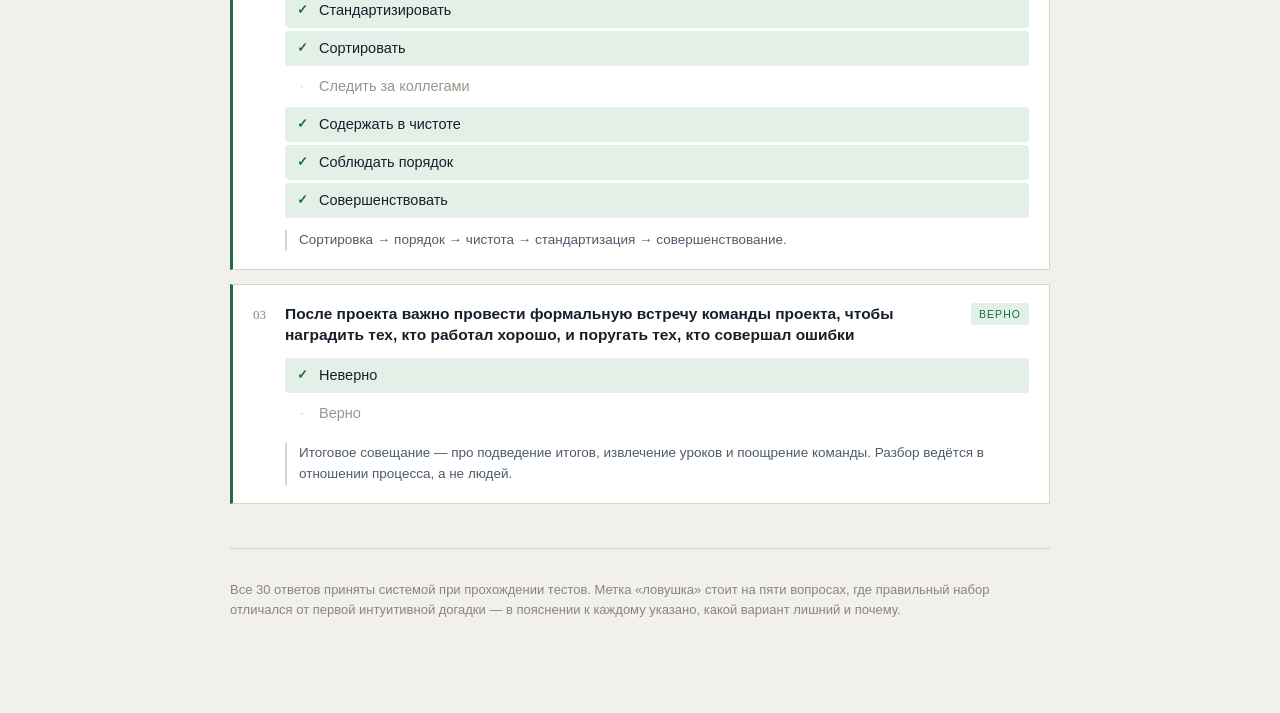
<file: файлы/testy-otvety.html>
<!DOCTYPE html>
<html lang="ru">
<head>
<meta charset="utf-8">
<meta name="viewport" content="width=device-width, initial-scale=1">
<title>Ответы: бережливое управление</title>
<style>
  :root{
    --ink:#16202b;
    --ink-soft:#4d5b6a;
    --paper:#f2f0eb;
    --card:#ffffff;
    --rule:#d8d4cb;
    --ok:#1f6b4a;
    --ok-bg:#e3f0e8;
    --fix:#8a5a12;
    --fix-bg:#f7ecd6;
    --dim:#8b8579;
  }
  *{box-sizing:border-box}
  html{-webkit-text-size-adjust:100%}
  body{
    margin:0;background:var(--paper);color:var(--ink);
    font:16px/1.55 -apple-system,BlinkMacSystemFont,"Segoe UI",Roboto,"Helvetica Neue",Arial,sans-serif;
  }
  .wrap{max-width:860px;margin:0 auto;padding:0 20px 80px}

  header{border-bottom:2px solid var(--ink);padding:44px 0 22px;margin-bottom:26px}
  .eyebrow{font-size:11px;letter-spacing:.18em;text-transform:uppercase;color:var(--dim);margin:0 0 14px}
  h1{font-family:Georgia,"Times New Roman",serif;font-weight:400;
     font-size:clamp(28px,5vw,42px);line-height:1.12;margin:0 0 14px;letter-spacing:-.01em}
  .lede{margin:0;max-width:54ch;color:var(--ink-soft);font-size:15px}

  .bar{
    position:sticky;top:0;z-index:5;background:var(--paper);
    border-bottom:1px solid var(--rule);padding:12px 0;margin-bottom:30px;
    display:flex;flex-wrap:wrap;gap:8px;align-items:center;
  }
  .bar .lbl{font-size:11px;letter-spacing:.14em;text-transform:uppercase;color:var(--dim);margin-right:4px}
  button.filter{
    font:inherit;font-size:13px;padding:6px 13px;border-radius:999px;
    border:1px solid var(--rule);background:transparent;color:var(--ink-soft);
    cursor:pointer;transition:background .15s,border-color .15s,color .15s;
  }
  button.filter:hover{border-color:var(--ink-soft)}
  button.filter[aria-pressed="true"]{background:var(--ink);border-color:var(--ink);color:#fff}
  button.filter:focus-visible{outline:2px solid var(--ink);outline-offset:2px}

  section{margin-bottom:44px}
  .sec-head{display:flex;align-items:baseline;gap:12px;
            padding-bottom:8px;border-bottom:1px solid var(--rule);margin-bottom:20px}
  .sec-num{font-family:Georgia,serif;font-size:13px;color:var(--dim);
           border:1px solid var(--rule);border-radius:50%;
           width:26px;height:26px;flex:0 0 26px;display:flex;align-items:center;justify-content:center}
  .sec-head h2{font-size:15px;font-weight:600;letter-spacing:.02em;margin:0;flex:1}
  .sec-count{font-size:12px;color:var(--dim)}

  .q{background:var(--card);border:1px solid var(--rule);
     border-left:3px solid var(--ok);padding:18px 20px;margin-bottom:14px}
  .q[data-status="fixed"]{border-left-color:var(--fix)}
  .q.hidden{display:none}

  .q-top{display:flex;gap:10px;align-items:flex-start;margin-bottom:12px}
  .q-idx{font-family:Georgia,serif;font-size:13px;color:var(--dim);padding-top:2px;flex:0 0 auto;min-width:22px}
  .q-text{font-weight:600;font-size:15.5px;line-height:1.4;margin:0;flex:1}

  .tag{display:inline-block;font-size:10.5px;letter-spacing:.1em;text-transform:uppercase;
       padding:3px 8px;border-radius:3px;white-space:nowrap;margin-left:auto}
  .tag.ok{background:var(--ok-bg);color:var(--ok)}
  .tag.fix{background:var(--fix-bg);color:var(--fix)}

  .hint{font-size:12.5px;color:var(--dim);margin:0 0 12px 32px;font-style:italic}

  ul.opts{list-style:none;margin:0 0 0 32px;padding:0}
  ul.opts li{display:flex;gap:10px;align-items:flex-start;padding:7px 10px;
             margin-bottom:3px;border-radius:4px;font-size:14.5px;line-height:1.45}
  li.right{background:var(--ok-bg);color:var(--ink)}
  li.right .mark{color:var(--ok);font-weight:700}
  li.wrong{color:#9a958b}
  li.wrong .mark{color:#c4bfb4}
  .mark{flex:0 0 14px;text-align:center;font-size:13px;padding-top:1px}

  table.match{margin:0 0 0 32px;border-collapse:collapse;width:calc(100% - 32px);font-size:14.5px}
  table.match td{padding:8px 10px;border-bottom:1px solid #eceae4;vertical-align:top}
  table.match tr:last-child td{border-bottom:none}
  td.key{background:var(--ok-bg);font-weight:600;width:38%}
  td.arrow{color:var(--ok);width:20px;text-align:center;padding:8px 0}

  .note{margin:12px 0 0 32px;padding-left:12px;border-left:2px solid var(--rule);
        font-size:13.5px;color:var(--ink-soft)}
  .note.trap{border-left-color:var(--fix)}
  .note strong{color:var(--ink)}

  footer{border-top:1px solid var(--rule);padding-top:18px;margin-top:20px;font-size:13px;color:var(--dim)}
  @media (max-width:560px){
    ul.opts,table.match,.hint,.note{margin-left:0;width:100%}
    .q{padding:16px 14px}
    .tag{margin-left:0}
    .q-top{flex-wrap:wrap}
  }
  @media (prefers-reduced-motion:reduce){*{transition:none!important}}
</style>
</head>
<body>
<div class="wrap">

<header>
  <p class="eyebrow">Процессное (бережливое) управление · шпаргалка</p>
  <h1>Ответы на тесты курса</h1>
  <p class="lede">30 вопросов, все ответы приняты системой. Зелёным подсвечены правильные варианты. Оранжевым помечены пять вопросов, где верный ответ оказался неочевидным — их стоит перечитать перед итоговым тестированием.</p>
</header>

<div class="bar">
  <span class="lbl">Показать</span>
  <button class="filter" data-f="all" aria-pressed="true">Все&nbsp;·&nbsp;30</button>
  <button class="filter" data-f="fixed" aria-pressed="false">Ловушки&nbsp;·&nbsp;5</button>
</div>

<!-- ================= РАЗДЕЛ 1 ================= -->
<section>
  <div class="sec-head"><span class="sec-num">1</span><h2>Основы бережливого производства</h2><span class="sec-count">3 вопроса</span></div>

  <article class="q" data-status="ok">
    <div class="q-top"><span class="q-idx">01</span><p class="q-text">Какая идея лежит в основе бережливого производства?</p><span class="tag ok">верно</span></div>
    <ul class="opts">
      <li class="wrong"><span class="mark">·</span><span>Массовое производство без учета затрат ресурсов</span></li>
      <li class="wrong"><span class="mark">·</span><span>Максимальное задействование всех доступных ресурсов</span></li>
      <li class="right"><span class="mark">✓</span><span>Исключение действий, потребляющих ресурсы, но не приносящих пользы конечному потребителю</span></li>
      <li class="wrong"><span class="mark">·</span><span>Использование максимального количества энергии и материалов для достижения высокой производительности</span></li>
    </ul>
    <p class="note">Совпадает с определением потери в методических рекомендациях МПК АО: действие, потребляющее ресурсы, но не создающее ценности.</p>
  </article>

  <article class="q" data-status="ok">
    <div class="q-top"><span class="q-idx">02</span><p class="q-text">Выберите 5 принципов бережливого производства</p><span class="tag ok">верно</span></div>
    <p class="hint">Несколько вариантов ответа</p>
    <ul class="opts">
      <li class="right"><span class="mark">✓</span><span>Стремиться к совершенству</span></li>
      <li class="right"><span class="mark">✓</span><span>Позволить потребителю вытягивать продукт</span></li>
      <li class="wrong"><span class="mark">·</span><span>Беречь природные ресурсы, заботиться об экологии</span></li>
      <li class="wrong"><span class="mark">·</span><span>Исключить использование технологий и инноваций</span></li>
      <li class="right"><span class="mark">✓</span><span>Обеспечить непрерывное течение потока создания ценности продукта</span></li>
      <li class="right"><span class="mark">✓</span><span>Определить поток создания ценности для этого продукта</span></li>
      <li class="right"><span class="mark">✓</span><span>Определить ценность конкретного продукта</span></li>
    </ul>
    <p class="note">Классические принципы Вумека и Джонса. Экология и отказ от технологий к ним не относятся.</p>
  </article>

  <article class="q" data-status="ok">
    <div class="q-top"><span class="q-idx">03</span><p class="q-text">Руководство не обязательно должно быть сторонником бережливого проекта, оно может не верить в его реализацию и не поддерживать. Главное, чтобы в проекты были вовлечены вы и ваша команда</p><span class="tag ok">верно</span></div>
    <ul class="opts">
      <li class="right"><span class="mark">✓</span><span>Неверно</span></li>
      <li class="wrong"><span class="mark">·</span><span>Верно</span></li>
    </ul>
    <p class="note">Карточка проекта утверждается руководителем органа власти и согласуется с МПК АО. Без поддержки руководства проект не запускается.</p>
  </article>
</section>

<!-- ================= РАЗДЕЛ 2 ================= -->
<section>
  <div class="sec-head"><span class="sec-num">2</span><h2>Запуск проекта, цели и роли</h2><span class="sec-count">7 вопросов</span></div>

  <article class="q" data-status="ok">
    <div class="q-top"><span class="q-idx">01</span><p class="q-text">«Сократить среднее время ожидания граждан в очереди в кадровом центре занятости населения в городе Л. в 2 раза». Какой характеристики не хватает цели?</p><span class="tag ok">верно</span></div>
    <ul class="opts">
      <li class="wrong"><span class="mark">·</span><span>Нет конкретики</span></li>
      <li class="wrong"><span class="mark">·</span><span>Цель не актуальна</span></li>
      <li class="right"><span class="mark">✓</span><span>Цель не ограничена во времени</span></li>
      <li class="wrong"><span class="mark">·</span><span>Цель не измерима</span></li>
      <li class="wrong"><span class="mark">·</span><span>Цель недостижима</span></li>
    </ul>
    <p class="note">Конкретика и измеримость есть, срок достижения не указан.</p>
  </article>

  <article class="q" data-status="ok">
    <div class="q-top"><span class="q-idx">02</span><p class="q-text">Если заказчик проекта не посещает собрания проектной команды, он всегда может узнать актуальную информацию из плана коммуникаций. Проводить с ним дополнительные встречи не обязательно</p><span class="tag ok">верно</span></div>
    <ul class="opts">
      <li class="right"><span class="mark">✓</span><span>Неверно</span></li>
      <li class="wrong"><span class="mark">·</span><span>Верно</span></li>
    </ul>
    <p class="note">Заказчик — ключевая заинтересованная сторона: с ним согласуют цели, целевое состояние и результаты.</p>
  </article>

  <article class="q" data-status="ok">
    <div class="q-top"><span class="q-idx">03</span><p class="q-text">Расположите в правильном порядке этапы сбора Голоса клиента</p><span class="tag ok">верно</span></div>
    <table class="match">
      <tr><td class="key">Этап 1</td><td class="arrow">→</td><td>Анализ существующих источников данных</td></tr>
      <tr><td class="key">Этап 2</td><td class="arrow">→</td><td>Выбор метода и инструментов сбора данных</td></tr>
      <tr><td class="key">Этап 3</td><td class="arrow">→</td><td>Проведение исследования</td></tr>
      <tr><td class="key">Этап 4</td><td class="arrow">→</td><td>Анализ и интерпретация результатов</td></tr>
    </table>
    <p class="note">Сначала смотрим, что уже есть (обращения, жалобы, статистика), потом решаем, чем добирать недостающее, затем собираем и интерпретируем.</p>
  </article>

  <article class="q" data-status="ok">
    <div class="q-top"><span class="q-idx">04</span><p class="q-text">Схема SIPOC может быть упрощенной и не учитывать все детали процесса</p><span class="tag ok">верно</span></div>
    <ul class="opts">
      <li class="right"><span class="mark">✓</span><span>Верно</span></li>
      <li class="wrong"><span class="mark">·</span><span>Неверно</span></li>
    </ul>
    <p class="note">SIPOC — высокоуровневая схема: 4–7 укрупнённых шагов. Детализация — задача карты потока создания ценности.</p>
  </article>

  <article class="q" data-status="fixed">
    <div class="q-top"><span class="q-idx">05</span><p class="q-text">Какие роли обычно включают в команду бережливого проекта?</p><span class="tag fix">ловушка</span></div>
    <p class="hint">Несколько вариантов ответа · ровно 4 пункта</p>
    <ul class="opts">
      <li class="wrong"><span class="mark">·</span><span>Команда аналитиков</span></li>
      <li class="wrong"><span class="mark">·</span><span>Штатный психолог</span></li>
      <li class="right"><span class="mark">✓</span><span>Заказчик проекта</span></li>
      <li class="right"><span class="mark">✓</span><span>Лидер внедрения</span></li>
      <li class="right"><span class="mark">✓</span><span>Владелец процесса</span></li>
      <li class="right"><span class="mark">✓</span><span>Рабочая команда</span></li>
      <li class="wrong"><span class="mark">·</span><span>Спонсор проекта</span></li>
    </ul>
    <p class="note trap"><strong>Спонсор проекта — не входит.</strong> Спонсор и куратор внешние по отношению к команде: обеспечивают ресурсы и поддержку, но участниками не считаются.</p>
  </article>

  <article class="q" data-status="ok">
    <div class="q-top"><span class="q-idx">06</span><p class="q-text">Паспорт проекта лучше подписать с заказчиком и владельцем проекта</p><span class="tag ok">верно</span></div>
    <ul class="opts">
      <li class="right"><span class="mark">✓</span><span>Верно</span></li>
      <li class="wrong"><span class="mark">·</span><span>Неверно</span></li>
    </ul>
    <p class="note">Подпись фиксирует согласие с целями, границами и показателями — снижает риск разногласий при защите результатов.</p>
  </article>

  <article class="q" data-status="fixed">
    <div class="q-top"><span class="q-idx">07</span><p class="q-text">Для чего нужен план коммуникаций?</p><span class="tag fix">ловушка</span></div>
    <p class="hint">Несколько вариантов ответа · ровно 2 пункта</p>
    <ul class="opts">
      <li class="wrong"><span class="mark">·</span><span>Чтобы заказчик проекта мог контролировать все действия команды и ставить задачи</span></li>
      <li class="right"><span class="mark">✓</span><span>Чтобы команда, заказчик проекта и все заинтересованные лица были в курсе ведения проекта</span></li>
      <li class="wrong"><span class="mark">·</span><span>Это формальный документ для заказчика проекта</span></li>
      <li class="wrong"><span class="mark">·</span><span>Чтобы все заинтересованные лица могли вносить в проект свои коррективы и предложения</span></li>
      <li class="right"><span class="mark">✓</span><span>Чтобы команда, заказчик проекта и все заинтересованные лица знали, к кому обращаться по тому или иному вопросу</span></li>
    </ul>
    <p class="note trap"><strong>Внесение корректив — не входит.</strong> План коммуникаций отвечает только за информирование и маршрутизацию вопросов: кто, кому, что и когда сообщает. Изменения в проекте — зона руководителя проекта.</p>
  </article>
</section>

<!-- ================= РАЗДЕЛ 3 ================= -->
<section>
  <div class="sec-head"><span class="sec-num">3</span><h2>Диагностика: гемба, карты, данные</h2><span class="sec-count">5 вопросов</span></div>

  <article class="q" data-status="ok">
    <div class="q-top"><span class="q-idx">01</span><p class="q-text">Что такое гемба?</p><span class="tag ok">верно</span></div>
    <ul class="opts">
      <li class="right"><span class="mark">✓</span><span>Место, где идет рабочий процесс</span></li>
      <li class="wrong"><span class="mark">·</span><span>Ритуал, проводимый японскими воинами перед сражением</span></li>
      <li class="wrong"><span class="mark">·</span><span>Спортивная игра, которая позволяет сплотить рабочий коллектив</span></li>
      <li class="wrong"><span class="mark">·</span><span>Место, где рождаются новые идеи</span></li>
    </ul>
    <p class="note">Гемба (яп. 現場) — «реальное место», площадка, где создаётся ценность.</p>
  </article>

  <article class="q" data-status="ok">
    <div class="q-top"><span class="q-idx">02</span><p class="q-text">Сопоставьте карты и ситуации, в которых их лучше использовать</p><span class="tag ok">верно</span></div>
    <table class="match">
      <tr><td class="key">VSM</td><td class="arrow">→</td><td>Если проект нацелен на сокращение сроков</td></tr>
      <tr><td class="key">MIFA</td><td class="arrow">→</td><td>Если проект нацелен на уменьшение ошибок</td></tr>
      <tr><td class="key">Диаграмма Спагетти</td><td class="arrow">→</td><td>Если проект нацелен на улучшение рабочего пространства</td></tr>
    </table>
    <p class="note">VSM показывает время протекания процесса, MIFA детализирует передачу информации и документов (где и возникают ошибки), Спагетти рисует физические перемещения.</p>
  </article>

  <article class="q" data-status="ok">
    <div class="q-top"><span class="q-idx">03</span><p class="q-text">На изображении представлена… (план помещения с пересекающимися траекториями перемещений)</p><span class="tag ok">верно</span></div>
    <ul class="opts">
      <li class="wrong"><span class="mark">·</span><span>Функциональная карта процесса (MIFA)</span></li>
      <li class="wrong"><span class="mark">·</span><span>Карта потока ценности (VSM)</span></li>
      <li class="right"><span class="mark">✓</span><span>Диаграмма Спагетти</span></li>
    </ul>
    <p class="note">План помещения плюс запутанные линии перемещений — однозначно спагетти-диаграмма.</p>
  </article>

  <article class="q" data-status="ok">
    <div class="q-top"><span class="q-idx">04</span><p class="q-text">Какие элементы включает план сбора данных?</p><span class="tag ok">верно</span></div>
    <p class="hint">Несколько вариантов ответа · ровно 3 пункта</p>
    <ul class="opts">
      <li class="wrong"><span class="mark">·</span><span>Контактные данные руководителя проекта</span></li>
      <li class="wrong"><span class="mark">·</span><span>Описание целей и задач проекта</span></li>
      <li class="right"><span class="mark">✓</span><span>Описание необходимой информации и ее объема</span></li>
      <li class="right"><span class="mark">✓</span><span>Установление конкретных сроков и порядка сбора данных</span></li>
      <li class="wrong"><span class="mark">·</span><span>Функции членов команды</span></li>
      <li class="right"><span class="mark">✓</span><span>Определение методов и инструментов для сбора информации</span></li>
    </ul>
    <p class="note">Связка «что собираем — как собираем — когда собираем».</p>
  </article>

  <article class="q" data-status="ok">
    <div class="q-top"><span class="q-idx">05</span><p class="q-text">В каком случае выборка репрезентативна?</p><span class="tag ok">верно</span></div>
    <ul class="opts">
      <li class="wrong"><span class="mark">·</span><span>Когда выборка состоит только из мужчин</span></li>
      <li class="wrong"><span class="mark">·</span><span>Когда выбираются только представители самых малочисленных групп популяции</span></li>
      <li class="right"><span class="mark">✓</span><span>Когда все части популяции представлены равноценно</span></li>
      <li class="wrong"><span class="mark">·</span><span>Когда выборка состоит из людей, которые сами согласились на участие, исключая другие группы популяции</span></li>
    </ul>
    <p class="note">Структура выборки должна отражать структуру генеральной совокупности.</p>
  </article>
</section>

<!-- ================= РАЗДЕЛ 4 ================= -->
<section>
  <div class="sec-head"><span class="sec-num">4</span><h2>Потери, категории работ, время такта</h2><span class="sec-count">4 вопроса</span></div>

  <article class="q" data-status="fixed">
    <div class="q-top"><span class="q-idx">01</span><p class="q-text">Выберите действия, которые больше всего похожи на потери</p><span class="tag fix">ловушка</span></div>
    <p class="hint">Несколько вариантов ответа · ровно 3 пункта · порядок вариантов в тесте меняется</p>
    <ul class="opts">
      <li class="right"><span class="mark">✓</span><span>Ожидание принятия решения</span></li>
      <li class="right"><span class="mark">✓</span><span>Подготовка отчета в трех экземплярах</span></li>
      <li class="right"><span class="mark">✓</span><span>Хранение оборудования, которое вышло из строя</span></li>
      <li class="wrong"><span class="mark">·</span><span>Проведение инвентаризации</span></li>
      <li class="wrong"><span class="mark">·</span><span>Редактирование документов</span></li>
      <li class="wrong"><span class="mark">·</span><span>Совещания по проекту</span></li>
    </ul>
    <p class="note trap"><strong>Редактирование документов — не потеря.</strong> Это нормальная операция, добавляющая ценность. Потерей была бы переделка из-за ошибок, но в формулировке этого нет.</p>
  </article>

  <article class="q" data-status="ok">
    <div class="q-top"><span class="q-idx">02</span><p class="q-text">Сопоставьте шаги процесса и их категории</p><span class="tag ok">верно</span></div>
    <table class="match">
      <tr><td class="key">Значимая работа (VA)</td><td class="arrow">→</td><td>Физически изменяет продукт или информацию</td></tr>
      <tr><td class="key">Незначимая работа (BVA)</td><td class="arrow">→</td><td>Деятельность, не добавляющая ценности, но необходимая с точки зрения организации</td></tr>
      <tr><td class="key">Потери (NVA)</td><td class="arrow">→</td><td>Деятельность, не добавляющая ценности</td></tr>
    </table>
  </article>

  <article class="q" data-status="fixed">
    <div class="q-top"><span class="q-idx">03</span><p class="q-text">Марина и Анна принимают документы с 8 до 17, обед — 1 час. В день приходит 80 человек. Какое время такта составляет прием одного человека?</p><span class="tag fix">ловушка</span></div>
    <ul class="opts">
      <li class="wrong"><span class="mark">·</span><span>24 минуты</span></li>
      <li class="wrong"><span class="mark">·</span><span>6 минут</span></li>
      <li class="right"><span class="mark">✓</span><span>12 минут</span></li>
      <li class="wrong"><span class="mark">·</span><span>10 минут</span></li>
    </ul>
    <p class="note trap"><strong>Формула курса:</strong> (рабочее время одного сотрудника × количество сотрудников) ÷ количество обращений. Здесь 480 × 2 ÷ 80 = 12 минут. Классическая формула такта фонд на число исполнителей не умножает и дала бы 6 минут — этот курс считает иначе, запомните именно его вариант.</p>
  </article>

  <article class="q" data-status="ok">
    <div class="q-top"><span class="q-idx">04</span><p class="q-text">Суть метода 5 «Почему» — задать пять раз вопрос «Почему». Нельзя задать, например, 3 или 7 вопросов</p><span class="tag ok">верно</span></div>
    <ul class="opts">
      <li class="right"><span class="mark">✓</span><span>Неверно</span></li>
      <li class="wrong"><span class="mark">·</span><span>Верно</span></li>
    </ul>
    <p class="note">«Пять» — ориентир, а не жёсткое правило: вопросы задают до выявления коренной причины.</p>
  </article>
</section>

<!-- ================= РАЗДЕЛ 5 ================= -->
<section>
  <div class="sec-head"><span class="sec-num">5</span><h2>Решения: балансировка, защита от ошибок, SMED</h2><span class="sec-count">8 вопросов</span></div>

  <article class="q" data-status="ok">
    <div class="q-top"><span class="q-idx">01</span><p class="q-text">Каким образом лучше сбалансировать процесс?</p><span class="tag ok">верно</span></div>
    <ul class="opts">
      <li class="right"><span class="mark">✓</span><span>Чтобы время выполнения шагов было меньше времени такта примерно на 20%</span></li>
      <li class="wrong"><span class="mark">·</span><span>Чтобы время выполнения шагов было больше времени такта примерно на 20%</span></li>
      <li class="wrong"><span class="mark">·</span><span>Чтобы время выполнения шагов было равно времени такта</span></li>
    </ul>
    <p class="note">Запас в 20% нужен на колебания спроса и вариативность операций. Без него любое отклонение создаёт очередь.</p>
  </article>

  <article class="q" data-status="ok">
    <div class="q-top"><span class="q-idx">02</span><p class="q-text">В чем заключается цель методов защиты от ошибок?</p><span class="tag ok">верно</span></div>
    <ul class="opts">
      <li class="wrong"><span class="mark">·</span><span>В исправлении от обратного: в создании еще большего количества ошибок</span></li>
      <li class="right"><span class="mark">✓</span><span>Предотвращение ошибок до передачи готового продукта клиентам</span></li>
      <li class="wrong"><span class="mark">·</span><span>В предоставлении на следующий этап продукта с максимальным количеством ошибок, чтобы улучшить навыки поиска проблем</span></li>
      <li class="wrong"><span class="mark">·</span><span>В перенаправлении ответственности за ошибки на клиентов</span></li>
    </ul>
    <p class="note">Суть пока-ёкэ: встроить защиту в процесс так, чтобы дефект не мог возникнуть или был пойман до выхода к потребителю.</p>
  </article>

  <article class="q" data-status="ok">
    <div class="q-top"><span class="q-idx">03</span><p class="q-text">Принципиально можно выделить три вида защиты от ошибок. Какие?</p><span class="tag ok">верно</span></div>
    <p class="hint">Несколько вариантов ответа · ровно 3 пункта</p>
    <ul class="opts">
      <li class="right"><span class="mark">✓</span><span>Проверка на следующей стадии</span></li>
      <li class="wrong"><span class="mark">·</span><span>Клиентский контроль</span></li>
      <li class="wrong"><span class="mark">·</span><span>Проверка до начала производства</span></li>
      <li class="right"><span class="mark">✓</span><span>Самоконтроль</span></li>
      <li class="right"><span class="mark">✓</span><span>Приемка контролером или инспекция</span></li>
    </ul>
    <p class="note">Триада Синго: последовательная проверка следующим этапом, самопроверка исполнителем и проверка контролером.</p>
  </article>

  <article class="q" data-status="ok">
    <div class="q-top"><span class="q-idx">04</span><p class="q-text">Соотнесите понятия: система выталкивания и система вытягивания</p><span class="tag ok">верно</span></div>
    <table class="match">
      <tr><td class="key">Система вытягивания</td><td class="arrow">→</td><td>Метод управления производством, где операции сигнализируют о потребностях предыдущим</td></tr>
      <tr><td class="key">Система выталкивания</td><td class="arrow">→</td><td>Метод, где продукты производятся на основе спроса и затем выталкиваются на рынок</td></tr>
    </table>
    <p class="note">Сигнал от последующей операции к предыдущей — это канбан, то есть вытягивание.</p>
  </article>

  <article class="q" data-status="ok">
    <div class="q-top"><span class="q-idx">05</span><p class="q-text">Расположите в правильном порядке этапы SMED</p><span class="tag ok">верно</span></div>
    <table class="match">
      <tr><td class="key">Предварительный этап</td><td class="arrow">→</td><td>Создать многофункциональную команду и задокументировать продолжительность процесса</td></tr>
      <tr><td class="key">Этап 1</td><td class="arrow">→</td><td>Отделить внешние работы от внутренних, нормировать внешние работы</td></tr>
      <tr><td class="key">Этап 2</td><td class="arrow">→</td><td>Преобразовать внутренние работы во внешние</td></tr>
      <tr><td class="key">Этап 3</td><td class="arrow">→</td><td>Оптимизировать все виды работ</td></tr>
    </table>
    <p class="note">Канонический порядок по Синго: замерить → разделить → перенести → оптимизировать.</p>
  </article>

  <article class="q" data-status="fixed">
    <div class="q-top"><span class="q-idx">06</span><p class="q-text">Выберите верные утверждения о матрице принятия решений</p><span class="tag fix">ловушка</span></div>
    <p class="hint">Несколько вариантов ответа · ровно 3 пункта</p>
    <ul class="opts">
      <li class="wrong"><span class="mark">·</span><span>Вы можете применять матрицу, если нужно убедить коллег в принятии неочевидного, субъективного решения</span></li>
      <li class="wrong"><span class="mark">·</span><span>Оптимально применять матрицу, когда надо сделать выбор из 5 и более имеющихся решений</span></li>
      <li class="right"><span class="mark">✓</span><span>С матрицей можно выбрать второй лучший вариант, если невозможно будет реализовать приоритетное решение</span></li>
      <li class="right"><span class="mark">✓</span><span>Благодаря матрице можно минимизировать влияние субъективных факторов на решение, оно становится более объективным</span></li>
      <li class="right"><span class="mark">✓</span><span>Матрица поможет убедить участников в правильности предлагаемого решения и наглядно обосновать сделанный выбор</span></li>
    </ul>
    <p class="note trap"><strong>Порог «5 и более решений» — не входит.</strong> Матрица работает при любом количестве альтернатив, начиная с двух. Ограничение надуманное.</p>
  </article>

  <article class="q" data-status="ok">
    <div class="q-top"><span class="q-idx">07</span><p class="q-text">При разработке целевой карты процесса необходимо сначала определить видение идеального процесса. Как он должен выглядеть?</p><span class="tag ok">верно</span></div>
    <ul class="opts">
      <li class="right"><span class="mark">✓</span><span>Идеальный процесс, или «как должно быть», состоит только из операций, создающих ценность для клиента, и не имеет потерь</span></li>
      <li class="wrong"><span class="mark">·</span><span>Идеальный процесс, или «как есть сейчас», состоит из операций, создающих ценность для клиента, и из потерь</span></li>
      <li class="wrong"><span class="mark">·</span><span>Идеальный процесс, или «как будет реализовано», состоит из операций, создающих ценность для клиента, и не имеет минимальных потерь</span></li>
    </ul>
    <p class="note">Второй вариант описывает текущее состояние, третий — достигнутое.</p>
  </article>

  <article class="q" data-status="ok">
    <div class="q-top"><span class="q-idx">08</span><p class="q-text">Когда надо запускать пилот?</p><span class="tag ok">верно</span></div>
    <p class="hint">Несколько вариантов ответа · ровно 3 пункта</p>
    <ul class="opts">
      <li class="right"><span class="mark">✓</span><span>Планируется большой масштаб изменений</span></li>
      <li class="wrong"><span class="mark">·</span><span>Изменения незначительные, и их проще проверить на маленькой группе</span></li>
      <li class="wrong"><span class="mark">·</span><span>На проект было выделено мало времени, и он не доработан</span></li>
      <li class="right"><span class="mark">✓</span><span>Изменение будет трудно отменить</span></li>
      <li class="right"><span class="mark">✓</span><span>Внесение изменения будет дорогостоящим процессом</span></li>
    </ul>
    <p class="note">Пилот нужен там, где высока цена ошибки: масштабные, необратимые или дорогие изменения.</p>
  </article>
</section>

<!-- ================= РАЗДЕЛ 6 ================= -->
<section>
  <div class="sec-head"><span class="sec-num">6</span><h2>Мониторинг, 5С и завершение проекта</h2><span class="sec-count">3 вопроса</span></div>

  <article class="q" data-status="ok">
    <div class="q-top"><span class="q-idx">01</span><p class="q-text">Возможны три ситуации сравнения плана и факта. Какие?</p><span class="tag ok">верно</span></div>
    <p class="hint">Несколько вариантов ответа · ровно 3 пункта</p>
    <ul class="opts">
      <li class="right"><span class="mark">✓</span><span>Отрицательные расхождения</span></li>
      <li class="right"><span class="mark">✓</span><span>Отсутствие расхождений</span></li>
      <li class="wrong"><span class="mark">·</span><span>Неформальные расхождения</span></li>
      <li class="right"><span class="mark">✓</span><span>Положительные расхождения</span></li>
      <li class="wrong"><span class="mark">·</span><span>Профессиональные расхождения</span></li>
      <li class="wrong"><span class="mark">·</span><span>Формальные расхождения</span></li>
    </ul>
    <p class="note">Факт либо хуже плана, либо совпадает с ним, либо превышает его.</p>
  </article>

  <article class="q" data-status="ok">
    <div class="q-top"><span class="q-idx">02</span><p class="q-text">Выберите пять пунктов системы 5С</p><span class="tag ok">верно</span></div>
    <p class="hint">Несколько вариантов ответа · ровно 5 пунктов</p>
    <ul class="opts">
      <li class="wrong"><span class="mark">·</span><span>Самоконтроль</span></li>
      <li class="right"><span class="mark">✓</span><span>Стандартизировать</span></li>
      <li class="right"><span class="mark">✓</span><span>Сортировать</span></li>
      <li class="wrong"><span class="mark">·</span><span>Следить за коллегами</span></li>
      <li class="right"><span class="mark">✓</span><span>Содержать в чистоте</span></li>
      <li class="right"><span class="mark">✓</span><span>Соблюдать порядок</span></li>
      <li class="right"><span class="mark">✓</span><span>Совершенствовать</span></li>
    </ul>
    <p class="note">Сортировка → порядок → чистота → стандартизация → совершенствование.</p>
  </article>

  <article class="q" data-status="ok">
    <div class="q-top"><span class="q-idx">03</span><p class="q-text">После проекта важно провести формальную встречу команды проекта, чтобы наградить тех, кто работал хорошо, и поругать тех, кто совершал ошибки</p><span class="tag ok">верно</span></div>
    <ul class="opts">
      <li class="right"><span class="mark">✓</span><span>Неверно</span></li>
      <li class="wrong"><span class="mark">·</span><span>Верно</span></li>
    </ul>
    <p class="note">Итоговое совещание — про подведение итогов, извлечение уроков и поощрение команды. Разбор ведётся в отношении процесса, а не людей.</p>
  </article>
</section>

<footer>
  <p>Все 30 ответов приняты системой при прохождении тестов. Метка «ловушка» стоит на пяти вопросах, где правильный набор отличался от первой интуитивной догадки — в пояснении к каждому указано, какой вариант лишний и почему.</p>
</footer>

</div>

<script>
(function(){
  var buttons = document.querySelectorAll('button.filter');
  var cards = document.querySelectorAll('.q');
  var sections = document.querySelectorAll('section');

  function apply(mode){
    cards.forEach(function(c){
      var show = (mode === 'all') || (c.dataset.status === mode);
      c.classList.toggle('hidden', !show);
    });
    sections.forEach(function(s){
      var visible = s.querySelectorAll('.q:not(.hidden)').length;
      s.style.display = visible ? '' : 'none';
    });
  }

  buttons.forEach(function(b){
    b.addEventListener('click', function(){
      buttons.forEach(function(x){ x.setAttribute('aria-pressed', String(x === b)); });
      apply(b.dataset.f);
    });
  });
})();
</script>
</body>
</html>
</file>
<file: служение.css>
@import url('https://fonts.googleapis.com/css2?family=Montserrat:wght@400;500;600;700;800;900&display=swap');
:root{
  color-scheme:light;
  --navy:#293b70;--navy-deep:#1f305e;--navy-mid:#394f86;
  --gold:#e5ad51;--gold-pale:#f8eddb;--sky:#69a8df;
  --ink:#1d2b4d;--ink-2:#53627b;--muted:#718096;
  --paper:#fff;--ground:#f5f7fb;--line:#dce2ef;
  --shadow:0 8px 24px rgba(31,48,94,.08);
}
*{box-sizing:border-box}
html{scroll-behavior:smooth}
body{margin:0;background:var(--ground);color:var(--ink);font:14px/1.65 Montserrat,Arial,sans-serif;-webkit-font-smoothing:antialiased}
a{color:var(--navy)}a:hover{text-decoration-thickness:2px}
a:focus-visible,summary:focus-visible{outline:3px solid var(--gold);outline-offset:3px}
h1,h2,h3{font-family:Montserrat,Arial,sans-serif;line-height:1.2;margin:0;font-weight:800}
h1{font-size:clamp(29px,4.2vw,54px);letter-spacing:-.035em}
h2{font-size:clamp(19px,2.4vw,25px);letter-spacing:-.02em}
h3{font-size:16px}p{margin:0}.container{max-width:1160px;margin:auto;padding:0 24px}
.top{background:var(--navy-deep);border-bottom:1px solid #ffffff2d;color:#fff}
.top .container{min-height:68px;display:flex;align-items:center;justify-content:space-between;gap:20px}
.brand{color:#fff;text-decoration:none;font-size:17px;font-weight:900;letter-spacing:.07em;text-transform:uppercase}
.brand small{display:inline-block;margin-left:10px;color:#d4deee;font-size:10px;letter-spacing:.035em;font-weight:600;text-transform:none}
.brand::before{content:'';display:inline-block;width:29px;height:5px;margin:0 10px 4px 0;background:linear-gradient(90deg,var(--gold) 0 37%,#fff 37% 69%,#cc3e42 69%);transform:skewY(-12deg);border-radius:8px}
.back{color:#fff;text-decoration:none;font-size:12px;font-weight:700;opacity:.88}.back:hover{opacity:1;color:var(--gold)}
.hero{background:var(--navy-deep);color:#fff;position:relative;overflow:hidden}
.hero::after{content:'';position:absolute;inset:0 0 50px 37%;background:url('служение-волны.svg') center/cover no-repeat;opacity:.47;pointer-events:none}
.hero .container{position:relative;z-index:1}
.hero-panel{padding:52px 0 32px;max-width:970px;min-height:350px}
.eyebrow{color:var(--gold);font-size:12px;font-weight:800;letter-spacing:.15em;text-transform:uppercase;margin-bottom:17px}
.hero h1{color:#fff;max-width:21ch;text-transform:uppercase}
.hero p{max-width:76ch;margin-top:20px;font-weight:500;color:#edf1fa;font-size:14px}
.hero .project-heading{color:var(--gold);font-size:clamp(17px,2vw,22px);line-height:1.35;font-weight:800;max-width:70ch;margin-top:13px}
.hero .status{display:inline-block;max-width:100%;background:var(--gold);color:var(--navy-deep);padding:7px 12px;border-radius:3px;font-size:11px;font-weight:800;letter-spacing:.02em;margin-top:21px}
.facts{display:flex;flex-wrap:wrap;gap:9px;margin-top:22px}
.fact{display:block;min-width:155px;padding:9px 12px;background:#ffffff16;border:1px solid #ffffff3d;border-radius:4px;color:#d9e4f4;font-size:11px;font-weight:600;backdrop-filter:blur(4px)}
.fact strong{display:block;color:#fff;font-size:14px;font-weight:800;margin-top:2px}
.tabs{display:flex;flex-wrap:wrap;gap:0;border-top:1px solid #ffffff37;position:relative;z-index:1}
.tabs a{display:inline-flex;min-height:51px;align-items:center;padding:10px 18px;color:#edf0f6;text-decoration:none;font-size:12px;font-weight:700;border-bottom:3px solid transparent}
.tabs a:hover{color:var(--gold);background:#ffffff12}
.tabs a[aria-current=page]{color:var(--gold);border-bottom-color:var(--gold)}
.page{display:grid;gap:22px;padding-top:32px;padding-bottom:65px}
.panel,.intro,.callout,article section,.transcription{background:var(--paper);border:1px solid var(--line);border-radius:7px;padding:26px 28px;box-shadow:var(--shadow)}
.panel>.head{display:flex;justify-content:space-between;align-items:baseline;gap:12px;flex-wrap:wrap;margin-bottom:17px}
.panel>.head small{color:var(--muted);font-size:11px;font-weight:600}
.panel h2,article section h2{color:var(--navy);text-transform:uppercase}
.panel p+p,.panel p+.buttons{margin-top:12px}.lead{max-width:92ch;color:var(--ink-2);font-size:14px}
.badge{display:inline-flex;padding:5px 9px;color:var(--navy);background:var(--gold-pale);font-size:10px;font-weight:800;text-transform:uppercase;letter-spacing:.04em}
.badge.work{background:#edf1fa;color:var(--navy-mid)}
.cols{display:grid;grid-template-columns:1fr 1fr;gap:20px}
.tiles{display:grid;grid-template-columns:repeat(2,minmax(0,1fr));gap:12px}
.tile{padding:19px 20px;border:1px solid var(--line);border-top:4px solid var(--gold);background:#fafbfd;min-height:135px}
.tile .num{font-size:10px;color:var(--navy-mid);font-weight:800;letter-spacing:.08em;margin-bottom:8px}
.tile h3{color:var(--navy);margin-bottom:6px}
.tile p{color:var(--ink-2);font-size:12px}
.field-intro{color:var(--ink-2);font-size:13px}
.field-list{display:grid;gap:16px;margin-top:20px}
.field-card{padding:22px 24px;border:1px solid var(--line);border-left:4px solid var(--gold);background:#fafbfd}
.field-card .num{color:var(--navy-mid);font-size:10px;font-weight:800;letter-spacing:.08em;margin-bottom:8px}
.field-card h3{color:var(--navy);font-size:19px;margin-bottom:12px}
.field-card>p{display:block;color:var(--ink-2);font-size:14px;line-height:1.7}
.field-card .field-note{padding:10px 13px;background:var(--gold-pale);color:var(--navy);font-size:12px;margin-top:14px}
.flow{list-style:none;padding:0;margin:0;display:grid;grid-template-columns:repeat(4,1fr);gap:12px}
.flow li{background:var(--navy);color:#fff;padding:17px 16px;min-height:116px;border-radius:5px;font-size:12px;font-weight:700}
.flow li::before{content:attr(data-step);display:block;color:var(--gold);font-size:22px;font-weight:900;line-height:1;margin-bottom:14px}
.resource{display:grid;grid-template-columns:1fr auto;gap:18px;align-items:center;padding:18px 0;border-top:1px solid var(--line)}
.resource:first-of-type{border-top:0;padding-top:5px}.resource h3{color:var(--navy);margin-bottom:6px}.resource p{color:var(--ink-2);font-size:12px;max-width:70ch}
.buttons{display:flex;align-items:center;flex-wrap:wrap;gap:8px}.button{display:inline-flex;align-items:center;justify-content:center;min-height:38px;padding:8px 14px;background:var(--gold);color:var(--navy-deep);border:1px solid var(--gold);border-radius:3px;text-decoration:none;font-size:11px;font-weight:800;white-space:nowrap}
.button:hover{background:#f3bd65;text-decoration:none}.button.secondary{background:var(--paper);color:var(--navy);border-color:var(--navy)}.button.secondary:hover{background:#eef2fa}
.note{padding:17px 19px;border:1px solid #d9c29d;border-left:5px solid var(--gold);background:#fff9ee;color:var(--ink-2);font-size:12px}.note strong{color:var(--navy)}
.checklist{margin:0;padding-left:20px}.checklist li{margin:7px 0}.checklist li::marker{color:var(--gold)}
.layout{display:grid;grid-template-columns:190px minmax(0,1fr);gap:24px;padding-top:32px;padding-bottom:65px}
.sidebar{position:sticky;top:18px;align-self:start}.sidebar p{color:var(--navy);font-size:11px;text-transform:uppercase;font-weight:800;letter-spacing:.09em;margin:4px 0 10px}.sidebar a{display:block;text-decoration:none;padding:9px 12px;font-size:12px;font-weight:700;color:var(--ink-2);border-left:2px solid var(--line)}.sidebar a:hover{color:var(--navy);border-color:var(--gold);background:#fff}
.layout main{display:grid;gap:16px;min-width:0}.intro{background:var(--navy);color:#fff;font-size:12px;border-color:var(--navy)}
.callout{background:var(--gold-pale);border-color:#eed4ad}.callout h2{color:var(--navy);font-size:16px;text-transform:uppercase;margin-bottom:12px}.callout ul{margin:0;padding-left:20px;columns:2;column-gap:28px;font-size:12px;font-weight:600}.callout li{break-inside:avoid;margin-bottom:6px}
article{min-width:0}article>p{display:none}article section{margin-bottom:16px;scroll-margin-top:18px}article section h2{margin-bottom:18px}article section p{margin-bottom:14px}article section p:last-child{margin-bottom:0}article ol,article ul{padding-left:22px}article li{padding-left:3px;margin-bottom:10px}article li::marker{color:var(--gold);font-weight:800}article strong{color:var(--navy)}article code{font-size:.92em;padding:2px 4px;background:#eef2fa;border-radius:2px;overflow-wrap:anywhere}
article table{width:100%;border-collapse:collapse;font-size:12px;line-height:1.5}article th,article td{border:1px solid var(--line);padding:12px 13px;text-align:left;vertical-align:top}article th{background:var(--navy);color:#fff;font-weight:800}article td:first-child{font-weight:800;color:var(--navy);width:19%}article tr:nth-child(even) td{background:#fafbfd}
.transcription{scroll-margin-top:18px}.transcription summary{cursor:pointer;font-weight:800;font-size:16px;color:var(--navy);text-transform:uppercase}.transcription .help{color:var(--ink-2);font-size:12px;margin:12px 0 18px}.transcript-line{display:grid;grid-template-columns:90px 1fr;gap:16px;padding:12px 0;border-top:1px solid var(--line)}.transcript-line time{color:var(--navy);font-weight:800;font-size:11px;font-variant-numeric:tabular-nums}.transcript-line p{font-size:12px;margin:0}
.footer{padding:24px 0;background:var(--navy-deep);color:#dce6f6;font-size:11px}.footer .container{display:flex;justify-content:space-between;gap:15px}.footer a{color:var(--gold)}
@media(max-width:850px){.cols{grid-template-columns:1fr}.flow{grid-template-columns:repeat(2,1fr)}}
@media(max-width:760px){.top .container{min-height:60px}.hero-panel{padding:39px 0 27px;min-height:0}.hero::after{background-position:72% center;opacity:.32}.layout{display:block;padding-top:22px}.sidebar{position:static;display:flex;flex-wrap:wrap;gap:3px 9px;margin-bottom:16px}.sidebar p{flex-basis:100%}.sidebar a{border:1px solid var(--line);background:#fff}.callout ul{columns:1}article table{display:block;overflow-x:auto}article th,article td{min-width:175px}.resource{grid-template-columns:1fr;gap:9px}.transcript-line{grid-template-columns:1fr;gap:3px}}
@media(max-width:560px){.container{padding:0 16px}.brand{font-size:13px}.brand small{display:block;margin:0;line-height:1}.back{font-size:11px}.hero h1{font-size:32px}.hero p{font-size:12px}.facts{display:grid;grid-template-columns:1fr 1fr}.fact{min-width:0}.tabs a{padding:10px 12px;font-size:11px}.tiles,.flow{grid-template-columns:1fr}.panel,.intro,.callout,article section,.transcription{padding:19px}.footer .container{display:block}}
@media print{.top,.tabs,.sidebar{display:none}.hero{background:#fff;color:var(--navy)}.hero::after{display:none}.hero h1,.hero p{color:var(--navy)}.page,.layout{display:block}.panel,article section,.intro,.callout,.transcription{box-shadow:none;break-inside:avoid;margin-bottom:12px}}
</file>
